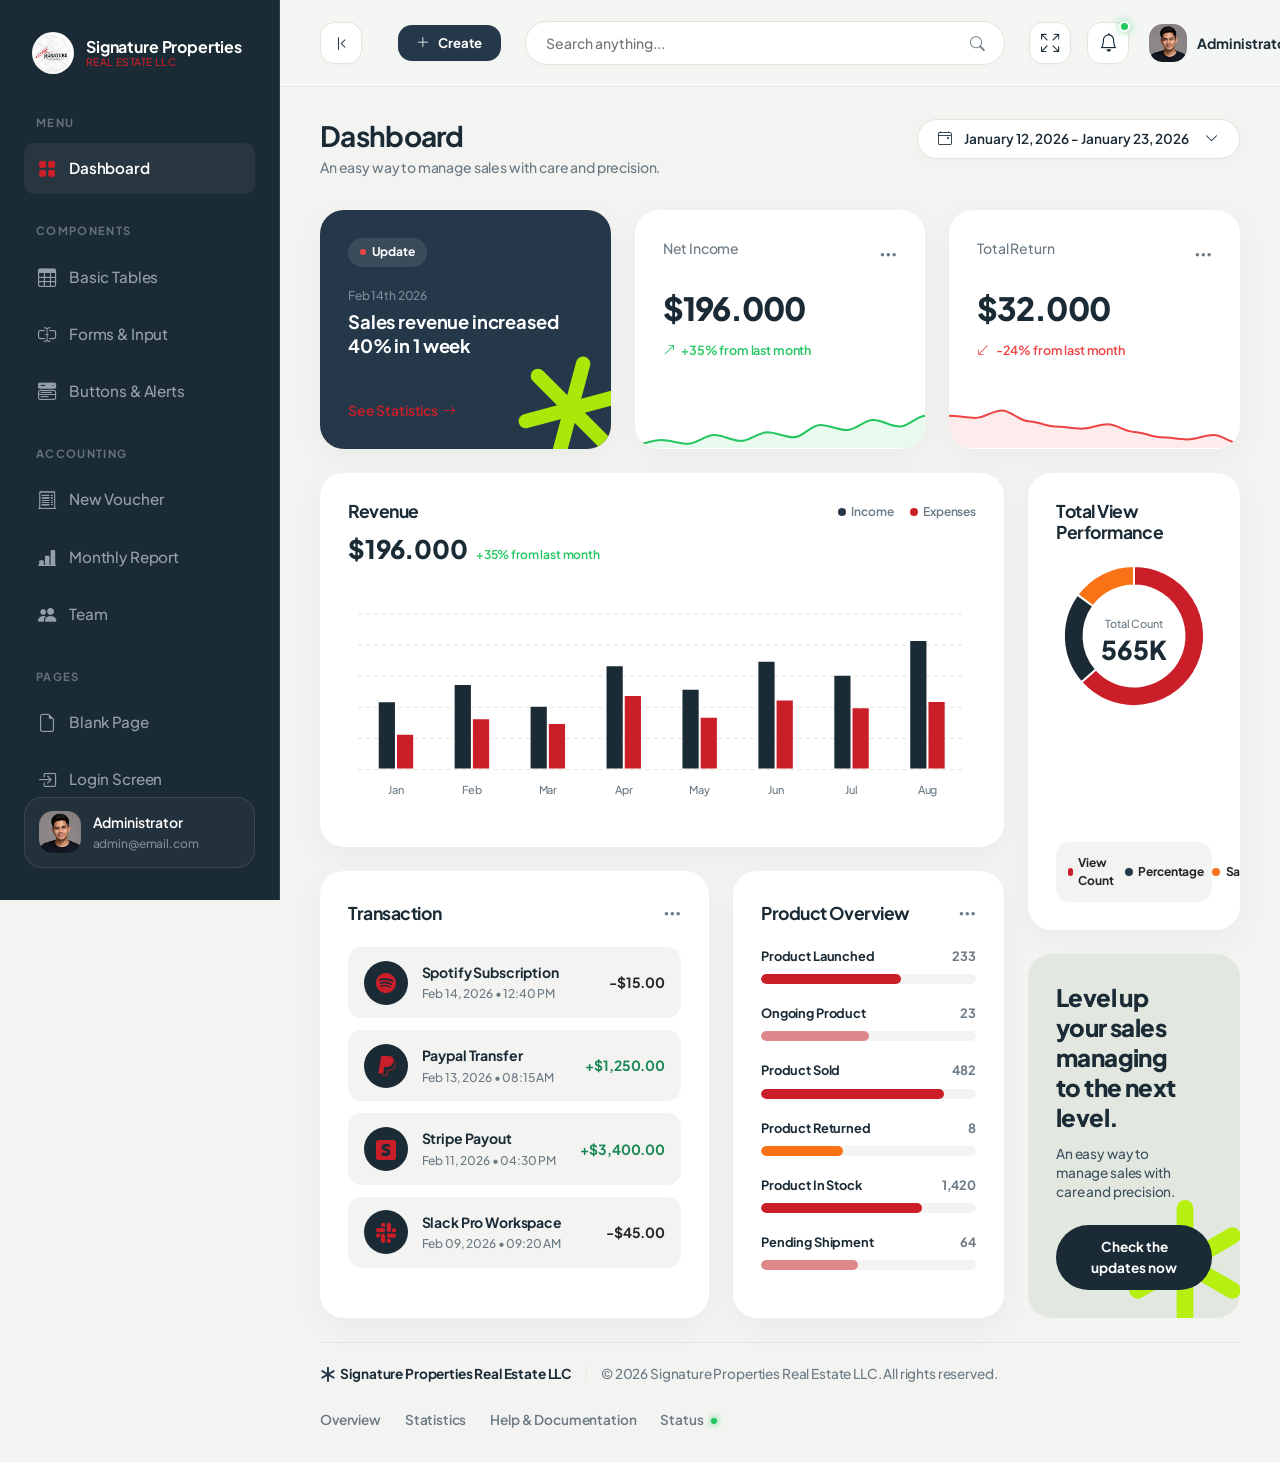
<file: dashboard/index.html>
<!DOCTYPE html>
<html lang="en">

<head>
  <meta charset="UTF-8">
  <meta name="viewport" content="width=device-width, initial-scale=1.0">
  <title>Signature Properties Real Estate LLC - Admin Dashboard</title>

  <!-- SEO Optimization -->
  <meta name="description" content="Signature Properties Real Estate LLC - Admin Dashboard">
  <meta name="author" content="Signature Properties Real Estate LLC">

  <!-- Favicon -->
  <link rel="icon" type="image/png" href="assets/images/favicon.ico">

  <!-- Local Third-Party Libraries (100% Offline Compatible) -->
  <link rel="stylesheet" href="assets/libs/bootstrap/css/bootstrap.min.css">
  <link rel="stylesheet" href="assets/libs/bootstrap-icons/bootstrap-icons.css">
  <link rel="stylesheet" href="assets/libs/apexcharts/apexcharts.css">
  <link rel="stylesheet" href="assets/libs/flatpickr/flatpickr.min.css">

  <!-- Main Design System & Custom Stylesheet -->
  <link rel="stylesheet" href="assets/css/main.css">
</head>

<body>

  <!-- ==========================================
         START: Sidebar Component
         Highly polished, dark-green sticky navigation
         ========================================== -->
  <div class="sidebar-wrapper" id="sidebar">
    <!-- Brand Logo / Identity -->
    <a href="index.html" class="sidebar-brand">
      <img src="assets/images/logo.png" alt="Signature Properties Real Estate LLC" class="sidebar-brand-logo">
      <span class="sidebar-brand-text">
        <span class="brand-name-main">Signature Properties</span>
        <span class="brand-name-sub">Real Estate LLC</span>
      </span>
    </a>

    <!-- Navigation Menu -->
    <div class="flex-grow-1 overflow-y-auto">
      <!-- Group: Menu -->
      <div class="sidebar-menu-section">
        <div class="sidebar-menu-title">Menu</div>
        <ul class="sidebar-menu-list">
          <li class="sidebar-menu-item">
            <a href="index.html" class="sidebar-menu-link active" id="menu-overview" title="Overview">
              <i class="bi bi-grid-fill"></i>
              <span>Dashboard</span>
            </a>
          </li>
        </ul>
      </div>

      <!-- Group: Components -->
      <div class="sidebar-menu-section">
        <div class="sidebar-menu-title">Components</div>
        <ul class="sidebar-menu-list">
          <li class="sidebar-menu-item">
            <a href="tables-basic.html" class="sidebar-menu-link" id="menu-basictables" title="Basic Tables">
              <i class="bi bi-table"></i>
              <span>Basic Tables</span>
            </a>
          </li>
          <li class="sidebar-menu-item">
            <a href="ui-forms.html" class="sidebar-menu-link" id="menu-uiforms" title="Forms and Input">
              <i class="bi bi-input-cursor-text"></i>
              <span>Forms & Input</span>
            </a>
          </li>
          <li class="sidebar-menu-item">
            <a href="ui-buttons.html" class="sidebar-menu-link" id="menu-uibuttons" title="Buttons">
              <i class="bi bi-menu-button-wide-fill"></i>
              <span>Buttons & Alerts</span>
            </a>
          </li>
        </ul>
      </div>

      <!-- Group: Accounting -->
      <div class="sidebar-menu-section">
        <div class="sidebar-menu-title">Accounting</div>
        <ul class="sidebar-menu-list">
          <li class="sidebar-menu-item">
            <a href="voucher.html" class="sidebar-menu-link" id="menu-voucher" title="New Voucher">
              <i class="bi bi-receipt-cutoff"></i>
              <span>New Voucher</span>
            </a>
          </li>
          <li class="sidebar-menu-item">
            <a href="accounting-report.html" class="sidebar-menu-link" id="menu-accountingreport" title="Monthly Report">
              <i class="bi bi-bar-chart-line-fill"></i>
              <span>Monthly Report</span>
            </a>
          </li>
          <li class="sidebar-menu-item">
            <a href="team.html" class="sidebar-menu-link" id="menu-team" title="Team">
              <i class="bi bi-people-fill"></i>
              <span>Team</span>
            </a>
          </li>
        </ul>
      </div>

      <!-- Group: Pages -->
      <div class="sidebar-menu-section">
        <div class="sidebar-menu-title">Pages</div>
        <ul class="sidebar-menu-list">
          <li class="sidebar-menu-item">
            <a href="page-blank.html" class="sidebar-menu-link" id="menu-blankpage" title="Blank Page">
              <i class="bi bi-file-earmark"></i>
              <span>Blank Page</span>
            </a>
          </li>
          <li class="sidebar-menu-item">
            <a href="page-login.html" class="sidebar-menu-link" id="menu-loginpage" title="Login Page">
              <i class="bi bi-box-arrow-in-right"></i>
              <span>Login Screen</span>
            </a>
          </li>
          <li class="sidebar-menu-item">
            <a href="page-404.html" class="sidebar-menu-link" id="menu-404" title="404 Page">
              <i class="bi bi-slash-circle"></i>
              <span>Error 404</span>
            </a>
          </li>
        </ul>
      </div>
    </div>

    <!-- Sidebar Profile Card (Dynamic Footer) -->
    <div class="sidebar-profile">
      <img src="assets/images/avatar.png" alt="Administrator" class="sidebar-profile-img"
        onerror="this.src='https://images.unsplash.com/photo-1534528741775-53994a69daeb?q=80&w=256&auto=format&fit=crop'">
      <div class="sidebar-profile-info">
        <div class="sidebar-profile-name">Administrator</div>
        <div class="sidebar-profile-email">admin@email.com</div>
      </div>
    </div>
  </div>
  <!-- ==========================================
         END: Sidebar Component
         ========================================== -->


  <!-- ==========================================
         START: Main Content Area
         ========================================== -->
  <div class="main-wrapper">

    <!-- START: Top Navbar Component -->
    <header class="navbar-custom">
      <div class="navbar-left">
        <!-- Desktop sidebar toggle (visible on large screens only) -->
        <button class="btn-desktop-toggle d-none d-xl-flex align-items-center justify-content-center me-3"
          id="desktop-sidebar-toggle" aria-label="Minimize Sidebar">
          <i class="bi bi-chevron-bar-left"></i>
        </button>
        <!-- Mobile sidebar toggle -->
        <button class="sidebar-toggle-btn me-2" id="sidebar-toggle" aria-label="Toggle Navigation">
          <i class="bi bi-list"></i>
        </button>

        <!-- Quick Actions Dropdown -->
        <div class="dropdown ms-2">
          <button class="btn-quick-action dropdown-toggle" type="button" data-bs-toggle="dropdown" aria-expanded="false"
            id="quick-actions-dropdown">
            <i class="bi bi-plus-lg"></i>
            <span>Create</span>
          </button>
          <ul class="dropdown-menu dropdown-menu-quick-action" aria-labelledby="quick-actions-dropdown">
            <li class="dropdown-header">Quick Action Shortcuts</li>
            <li><a class="dropdown-item" href="#"><i class="bi bi-file-earmark-plus"></i> New Invoice</a></li>
            <li><a class="dropdown-item" href="#"><i class="bi bi-person-plus"></i> New User</a></li>
            <li><a class="dropdown-item" href="#"><i class="bi bi-box-seam"></i> New Product</a></li>
            <li>
              <hr class="dropdown-divider">
            </li>
            <li><a class="dropdown-item" href="#"><i class="bi bi-gear"></i> System Settings</a></li>
          </ul>
        </div>
      </div>

      <!-- Mid navbar: search pill -->
      <div class="navbar-search-wrapper">
        <input type="text" class="navbar-search-input" placeholder="Search anything..." id="main-search">
        <button class="navbar-search-btn" aria-label="Search">
          <i class="bi bi-search"></i>
        </button>
      </div>

      <!-- Right actions -->
      <div class="navbar-actions">
        <!-- Fullscreen Toggle -->
        <button class="navbar-action-btn me-1" aria-label="Toggle Fullscreen" id="btn-fullscreen">
          <i class="bi bi-arrows-fullscreen"></i>
        </button>
        <div class="dropdown">
          <button class="navbar-action-btn dropdown-toggle" type="button" data-bs-toggle="dropdown"
            aria-expanded="false" id="btn-notifications" data-bs-auto-close="outside">
            <i class="bi bi-bell"></i>
            <span class="navbar-action-badge"></span>
          </button>
          <div class="dropdown-menu dropdown-menu-end dropdown-menu-notification p-0"
            aria-labelledby="btn-notifications">
            <div class="notification-header">
              <h6 class="notification-title">Notifications</h6>
              <button class="btn-clear-all" type="button">Mark all read</button>
            </div>
            <div class="notification-list">
              <!-- Sale Notification -->
              <a href="#" class="notification-item">
                <div class="notification-icon bg-success text-white">
                  <i class="bi bi-wallet2"></i>
                </div>
                <div class="notification-content">
                  <p class="notification-text">New sale received: <strong>$150.00</strong></p>
                  <span class="notification-time">2 mins ago</span>
                </div>
                <span class="notification-unread-dot"></span>
              </a>
              <!-- User Registration Notification -->
              <a href="#" class="notification-item">
                <div class="notification-icon bg-primary text-white">
                  <i class="bi bi-person-plus-fill"></i>
                </div>
                <div class="notification-content">
                  <p class="notification-text">New user registered: <strong>John Doe</strong></p>
                  <span class="notification-time">1 hour ago</span>
                </div>
                <span class="notification-unread-dot"></span>
              </a>
              <!-- Low Stock Notification -->
              <a href="#" class="notification-item">
                <div class="notification-icon bg-warning text-dark">
                  <i class="bi bi-box-seam-fill"></i>
                </div>
                <div class="notification-content">
                  <p class="notification-text">Stock running low: <strong>Hoodie</strong></p>
                  <span class="notification-time">3 hours ago</span>
                </div>
              </a>
            </div>
            <a href="#" class="notification-footer">View All Notifications</a>
          </div>
        </div>

        <!-- Profile Dropdown -->
        <div class="dropdown ms-2">
          <button class="navbar-profile-btn dropdown-toggle" type="button" data-bs-toggle="dropdown"
            aria-expanded="false" id="profile-dropdown">
            <img src="assets/images/avatar.png" alt="Profile Image" class="navbar-profile-img">
            <span class="navbar-profile-name d-none d-md-inline">Administrator</span>
            <i class="bi bi-chevron-down navbar-profile-caret"></i>
          </button>
          <ul class="dropdown-menu dropdown-menu-end dropdown-menu-profile" aria-labelledby="profile-dropdown">
            <li class="dropdown-header">Welcome !</li>
            <li><a class="dropdown-item" href="#"><i class="bi bi-person"></i> My Account</a></li>
            <li><a class="dropdown-item" href="#"><i class="bi bi-gear"></i> Settings</a></li>
            <li><a class="dropdown-item" href="#"><i class="bi bi-lock"></i> Lock Screen</a></li>
            <li>
              <hr class="dropdown-divider">
            </li>
            <li><a class="dropdown-item text-danger" href="page-login.html"><i class="bi bi-box-arrow-right"></i>
                Logout</a></li>
          </ul>
        </div>
      </div>
    </header>
    <!-- END: Top Navbar Component -->

    <!-- START: Dashboard Header Banner -->
    <div class="page-header">
      <div>
        <h1 class="page-title">Dashboard</h1>
        <p class="page-subtitle">An easy way to manage sales with care and precision.</p>
      </div>
      <button class="btn-date-picker" type="button" id="date-picker-trigger">
        <i class="bi bi-calendar4-event"></i>
        <span id="selected-date-range">January 12, 2026 - January 23, 2026</span>
        <i class="bi bi-chevron-down ms-1"></i>
      </button>
    </div>
    <!-- END: Dashboard Header Banner -->

    <!-- START: Main Layout Grid (2 Columns: Dashboard + Performance Pane) -->
    <div class="row g-4">

      <!-- TOP AREA: Quick Info Stat Cards Row (Full Width) -->
      <div class="col-12">
        <div class="row g-4">
          <!-- Stat Card 1: Green Alert Banner -->
          <div class="col-md-4">
            <div class="card alert-green-card">
              <div class="position-relative z-index-2">
                <span class="alert-green-badge">Update</span>
                <div class="alert-green-date">Feb 14th 2026</div>
                <div class="alert-green-text">Sales revenue increased 40% in 1 week</div>
              </div>
              <a href="#" class="alert-green-link z-index-2" id="alert-link-statistics">
                <span>See Statistics</span>
                <i class="bi bi-arrow-right"></i>
              </a>

              <!-- Inline SVG geometric decoration (Lime green 6-pointed star/asterisk with rounded caps) -->
              <svg class="alert-green-bg-shape" viewBox="0 0 100 100" fill="none" xmlns="http://www.w3.org/2000/svg">
                <g transform="translate(50,50)">
                  <rect x="-6" y="-45" width="12" height="90" rx="6" ry="6" fill="#B4F105" />
                  <rect x="-6" y="-45" width="12" height="90" rx="6" ry="6" fill="#B4F105" transform="rotate(60)" />
                  <rect x="-6" y="-45" width="12" height="90" rx="6" ry="6" fill="#B4F105" transform="rotate(120)" />
                </g>
              </svg>
            </div>
          </div>

          <!-- Stat Card 2: Net Income -->
          <div class="col-md-4">
            <div class="card card-stat d-flex flex-column justify-content-between">
              <div>
                <div class="card-header">
                  <span class="stat-label">Net Income</span>
                  <div class="dropdown">
                    <button class="card-more-btn" type="button" data-bs-toggle="dropdown" aria-expanded="false"
                      aria-label="More Options" id="btn-more-income">
                      <i class="bi bi-three-dots"></i>
                    </button>
                    <ul class="dropdown-menu dropdown-menu-end dropdown-menu-custom">
                      <li><a class="dropdown-item" href="#"><i class="bi bi-arrow-repeat"></i> Refresh</a></li>
                      <li><a class="dropdown-item" href="#"><i class="bi bi-file-earmark-arrow-down"></i> Export
                          Report</a></li>
                      <li>
                        <hr class="dropdown-divider">
                      </li>
                      <li><a class="dropdown-item text-danger" href="#"><i class="bi bi-eye-slash"></i> Hide Details</a>
                      </li>
                    </ul>
                  </div>
                </div>
                <div class="stat-value">$196.000</div>
                <div class="trend-badge trend-up">
                  <i class="bi bi-arrow-up-right"></i>
                  <span>+35% from last month</span>
                </div>
              </div>
              <div class="sparkline-container sparkline-card-footer">
                <div id="income-sparkline"></div>
              </div>
            </div>
          </div>

          <!-- Stat Card 3: Total Return -->
          <div class="col-md-4">
            <div class="card card-stat d-flex flex-column justify-content-between">
              <div>
                <div class="card-header">
                  <span class="stat-label">Total Return</span>
                  <div class="dropdown">
                    <button class="card-more-btn" type="button" data-bs-toggle="dropdown" aria-expanded="false"
                      aria-label="More Options" id="btn-more-return">
                      <i class="bi bi-three-dots"></i>
                    </button>
                    <ul class="dropdown-menu dropdown-menu-end dropdown-menu-custom">
                      <li><a class="dropdown-item" href="#"><i class="bi bi-arrow-repeat"></i> Refresh</a></li>
                      <li><a class="dropdown-item" href="#"><i class="bi bi-file-earmark-arrow-down"></i> Export
                          Report</a></li>
                      <li>
                        <hr class="dropdown-divider">
                      </li>
                      <li><a class="dropdown-item text-danger" href="#"><i class="bi bi-eye-slash"></i> Hide Details</a>
                      </li>
                    </ul>
                  </div>
                </div>
                <div class="stat-value">$32.000</div>
                <div class="trend-badge trend-down">
                  <i class="bi bi-arrow-down-left"></i>
                  <span>-24% from last month</span>
                </div>
              </div>
              <div class="sparkline-container sparkline-card-footer">
                <div id="return-sparkline"></div>
              </div>
            </div>
          </div>
        </div>
      </div>
      <!-- END: TOP AREA -->

      <!-- LEFT AREA: Primary Dashboard Stats & Tables -->
      <div class="col-xl-9 col-lg-8">

        <!-- START: Details Area (Transactions + Performance Charts) -->
        <div class="row g-4">
          <!-- Column: Revenue Chart (Full Width / Wider) -->
          <div class="col-12">
            <div class="card mb-0">
              <div class="card-header mb-2">
                <h2 class="card-title">Revenue</h2>
                <!-- Custom Static Legends -->
                <div class="d-flex gap-3 align-items-center">
                  <div class="chart-legend-item">
                    <span class="legend-dot bg-forest-medium"></span>
                    <span class="chart-legend-label">Income</span>
                  </div>
                  <div class="chart-legend-item">
                    <span class="legend-dot bg-lime-accent"></span>
                    <span class="chart-legend-label">Expenses</span>
                  </div>
                </div>
              </div>
              <div class="d-flex align-items-baseline gap-2 mb-3">
                <span class="stat-value-amount">$196.000</span>
                <span class="trend-badge trend-up fs-xs">+35% from last month</span>
              </div>
              <div id="revenue-chart"></div>
            </div>
          </div>

          <!-- Column: Transaction List -->
          <div class="col-md-7 d-flex flex-column">
            <div class="card h-100 flex-grow-1">
              <div class="card-header">
                <h2 class="card-title">Transaction</h2>
                <div class="dropdown">
                  <button class="card-more-btn" type="button" data-bs-toggle="dropdown" aria-expanded="false"
                    aria-label="More Options" id="btn-more-transaction">
                    <i class="bi bi-three-dots"></i>
                  </button>
                  <ul class="dropdown-menu dropdown-menu-end dropdown-menu-custom">
                    <li><a class="dropdown-item" href="#"><i class="bi bi-funnel"></i> Filter Status</a></li>
                    <li><a class="dropdown-item" href="#"><i class="bi bi-file-earmark-arrow-down"></i> Export CSV</a>
                    </li>
                  </ul>
                </div>
              </div>

              <!-- Transaction Items List -->
              <div class="transaction-list">
                <div class="transaction-item">
                  <div class="transaction-icon bg-forest-light text-lime">
                    <i class="bi bi-spotify"></i>
                  </div>
                  <div class="transaction-info">
                    <div class="transaction-name">Spotify Subscription</div>
                    <div class="transaction-date">Feb 14, 2026 • 12:40 PM</div>
                  </div>
                  <div class="transaction-amount text-main">-$15.00</div>
                </div>

                <div class="transaction-item">
                  <div class="transaction-icon bg-forest-light text-lime">
                    <i class="bi bi-paypal"></i>
                  </div>
                  <div class="transaction-info">
                    <div class="transaction-name">Paypal Transfer</div>
                    <div class="transaction-date">Feb 13, 2026 • 08:15 AM</div>
                  </div>
                  <div class="transaction-amount text-success">+$1,250.00</div>
                </div>

                <div class="transaction-item">
                  <div class="transaction-icon bg-forest-light text-lime">
                    <i class="bi bi-stripe"></i>
                  </div>
                  <div class="transaction-info">
                    <div class="transaction-name">Stripe Payout</div>
                    <div class="transaction-date">Feb 11, 2026 • 04:30 PM</div>
                  </div>
                  <div class="transaction-amount text-success">+$3,400.00</div>
                </div>

                <div class="transaction-item">
                  <div class="transaction-icon bg-forest-light text-lime">
                    <i class="bi bi-slack"></i>
                  </div>
                  <div class="transaction-info">
                    <div class="transaction-name">Slack Pro Workspace</div>
                    <div class="transaction-date">Feb 09, 2026 • 09:20 AM</div>
                  </div>
                  <div class="transaction-amount text-main">-$45.00</div>
                </div>
              </div>

            </div>
          </div>

          <!-- Column: Product Overview Progress -->
          <div class="col-md-5 d-flex flex-column">
            <div class="card h-100 flex-grow-1">
              <div class="card-header">
                <h2 class="card-title">Product Overview</h2>
                <div class="dropdown">
                  <button class="card-more-btn" type="button" data-bs-toggle="dropdown" aria-expanded="false"
                    aria-label="More Options" id="btn-more-products">
                    <i class="bi bi-three-dots"></i>
                  </button>
                  <ul class="dropdown-menu dropdown-menu-end dropdown-menu-custom">
                    <li><a class="dropdown-item" href="#"><i class="bi bi-plus-lg"></i> Add Product</a></li>
                    <li><a class="dropdown-item" href="#"><i class="bi bi-gear"></i> Manage</a></li>
                  </ul>
                </div>
              </div>

              <div class="progress-container">
                <div class="progress-label-row">
                  <span class="progress-label">Product Launched</span>
                  <span class="progress-value">233</span>
                </div>
                <div class="progress" role="progressbar" aria-label="Product Launched Progress" aria-valuenow="65"
                  aria-valuemin="0" aria-valuemax="100">
                  <div class="progress-bar bg-lime-accent w-65"></div>
                </div>
              </div>

              <div class="progress-container">
                <div class="progress-label-row">
                  <span class="progress-label">Ongoing Product</span>
                  <span class="progress-value">23</span>
                </div>
                <div class="progress" role="progressbar" aria-label="Ongoing Product Progress" aria-valuenow="20"
                  aria-valuemin="0" aria-valuemax="100">
                  <div class="progress-bar bg-lime-accent opacity-50 w-50"></div>
                </div>
              </div>

              <div class="progress-container">
                <div class="progress-label-row">
                  <span class="progress-label">Product Sold</span>
                  <span class="progress-value">482</span>
                </div>
                <div class="progress" role="progressbar" aria-label="Product Sold Progress" aria-valuenow="85"
                  aria-valuemin="0" aria-valuemax="100">
                  <div class="progress-bar bg-lime-accent w-85"></div>
                </div>
              </div>

              <div class="progress-container">
                <div class="progress-label-row">
                  <span class="progress-label">Product Returned</span>
                  <span class="progress-value">8</span>
                </div>
                <div class="progress" role="progressbar" aria-label="Product Returned Progress" aria-valuenow="10"
                  aria-valuemin="0" aria-valuemax="100">
                  <div class="progress-bar bg-brand-orange w-38"></div>
                </div>
              </div>

              <div class="progress-container">
                <div class="progress-label-row">
                  <span class="progress-label">Product In Stock</span>
                  <span class="progress-value">1,420</span>
                </div>
                <div class="progress" role="progressbar" aria-label="Product In Stock Progress" aria-valuenow="75"
                  aria-valuemin="0" aria-valuemax="100">
                  <div class="progress-bar bg-lime-accent w-75"></div>
                </div>
              </div>

              <div class="progress-container">
                <div class="progress-label-row">
                  <span class="progress-label">Pending Shipment</span>
                  <span class="progress-value">64</span>
                </div>
                <div class="progress" role="progressbar" aria-label="Pending Shipment Progress" aria-valuenow="45"
                  aria-valuemin="0" aria-valuemax="100">
                  <div class="progress-bar bg-lime-accent opacity-50 w-45"></div>
                </div>
              </div>
            </div>

          </div>
        </div>
        <!-- END: Details Area -->

      </div>

      <!-- RIGHT AREA: Performance Details Sidebar Panel -->
      <div class="col-xl-3 col-lg-4">
        <div class="right-panel-wrapper d-flex flex-column gap-4 h-100">

          <!-- Performance Donut Chart card -->
          <div class="card flex-grow-1 d-flex flex-column justify-content-between mb-0">
            <div class="card-header mb-1">
              <h2 class="card-title">Total View Performance</h2>
            </div>

            <div id="views-chart"></div>

            <!-- Custom Legends below the chart -->
            <div class="chart-legends-container">
              <div class="chart-legend-item">
                <span class="legend-dot bg-lime-accent"></span>
                <span class="text-muted-green">View Count</span>
              </div>
              <div class="chart-legend-item">
                <span class="legend-dot bg-forest-medium"></span>
                <span class="text-muted-green">Percentage</span>
              </div>
              <div class="chart-legend-item">
                <span class="legend-dot bg-brand-orange"></span>
                <span class="text-muted-green">Sales</span>
              </div>
            </div>
          </div>

          <!-- Level Up Promotion CTA banner -->
          <div class="promo-banner-card">
            <!-- Inline SVG geometric decoration (Lime green 6-pointed star/asterisk with rounded caps) -->
            <svg class="promo-banner-bg-shape" viewBox="0 0 100 100" fill="none" xmlns="http://www.w3.org/2000/svg">
              <g transform="translate(50,50)">
                <rect x="-6" y="-45" width="12" height="90" rx="6" ry="6" fill="#B4F105" />
                <rect x="-6" y="-45" width="12" height="90" rx="6" ry="6" fill="#B4F105" transform="rotate(60)" />
                <rect x="-6" y="-45" width="12" height="90" rx="6" ry="6" fill="#B4F105" transform="rotate(120)" />
              </g>
            </svg>

            <h3 class="promo-title">Level up your sales managing to the next level.</h3>
            <p class="promo-desc">An easy way to manage sales with care and precision.</p>
            <button class="btn-promo" id="btn-promo-action">Check the updates now</button>
          </div>
        </div>
      </div>
      <!-- END: RIGHT AREA -->

    </div>
    <!-- END: Main Layout Grid -->

    <!-- START: Footer Component -->
    <footer class="footer-custom">
      <div class="footer-left">
        <span class="footer-logo">
          <i class="bi bi-asterisk"></i> Signature Properties Real Estate LLC
        </span>
        <span class="footer-separator">|</span>
        <span class="footer-copy">&copy; 2026 Signature Properties Real Estate LLC. All rights reserved.</span>
      </div>
      <div class="footer-right">
        <ul class="footer-links">
          <li><a href="#" class="footer-link">Overview</a></li>
          <li><a href="#" class="footer-link">Statistics</a></li>
          <li><a href="#" class="footer-link">Help & Documentation</a></li>
          <li><a href="#" class="footer-link">Status <span class="status-dot"></span></a></li>
        </ul>
      </div>
    </footer>
    <!-- END: Footer Component -->

  </div>
  <!-- ==========================================
         END: Main Content Area
         ========================================== -->

  <!-- Local Third-Party Libraries Script dependencies -->
  <script src="assets/libs/bootstrap/js/bootstrap.bundle.min.js"></script>
  <script src="assets/libs/apexcharts/apexcharts.min.js"></script>
  <script src="assets/libs/flatpickr/flatpickr.min.js"></script>

  <!-- Local dashboard interactions controller -->
  <script src="assets/js/dashboard.js"></script>
</body>

</html>
</file>
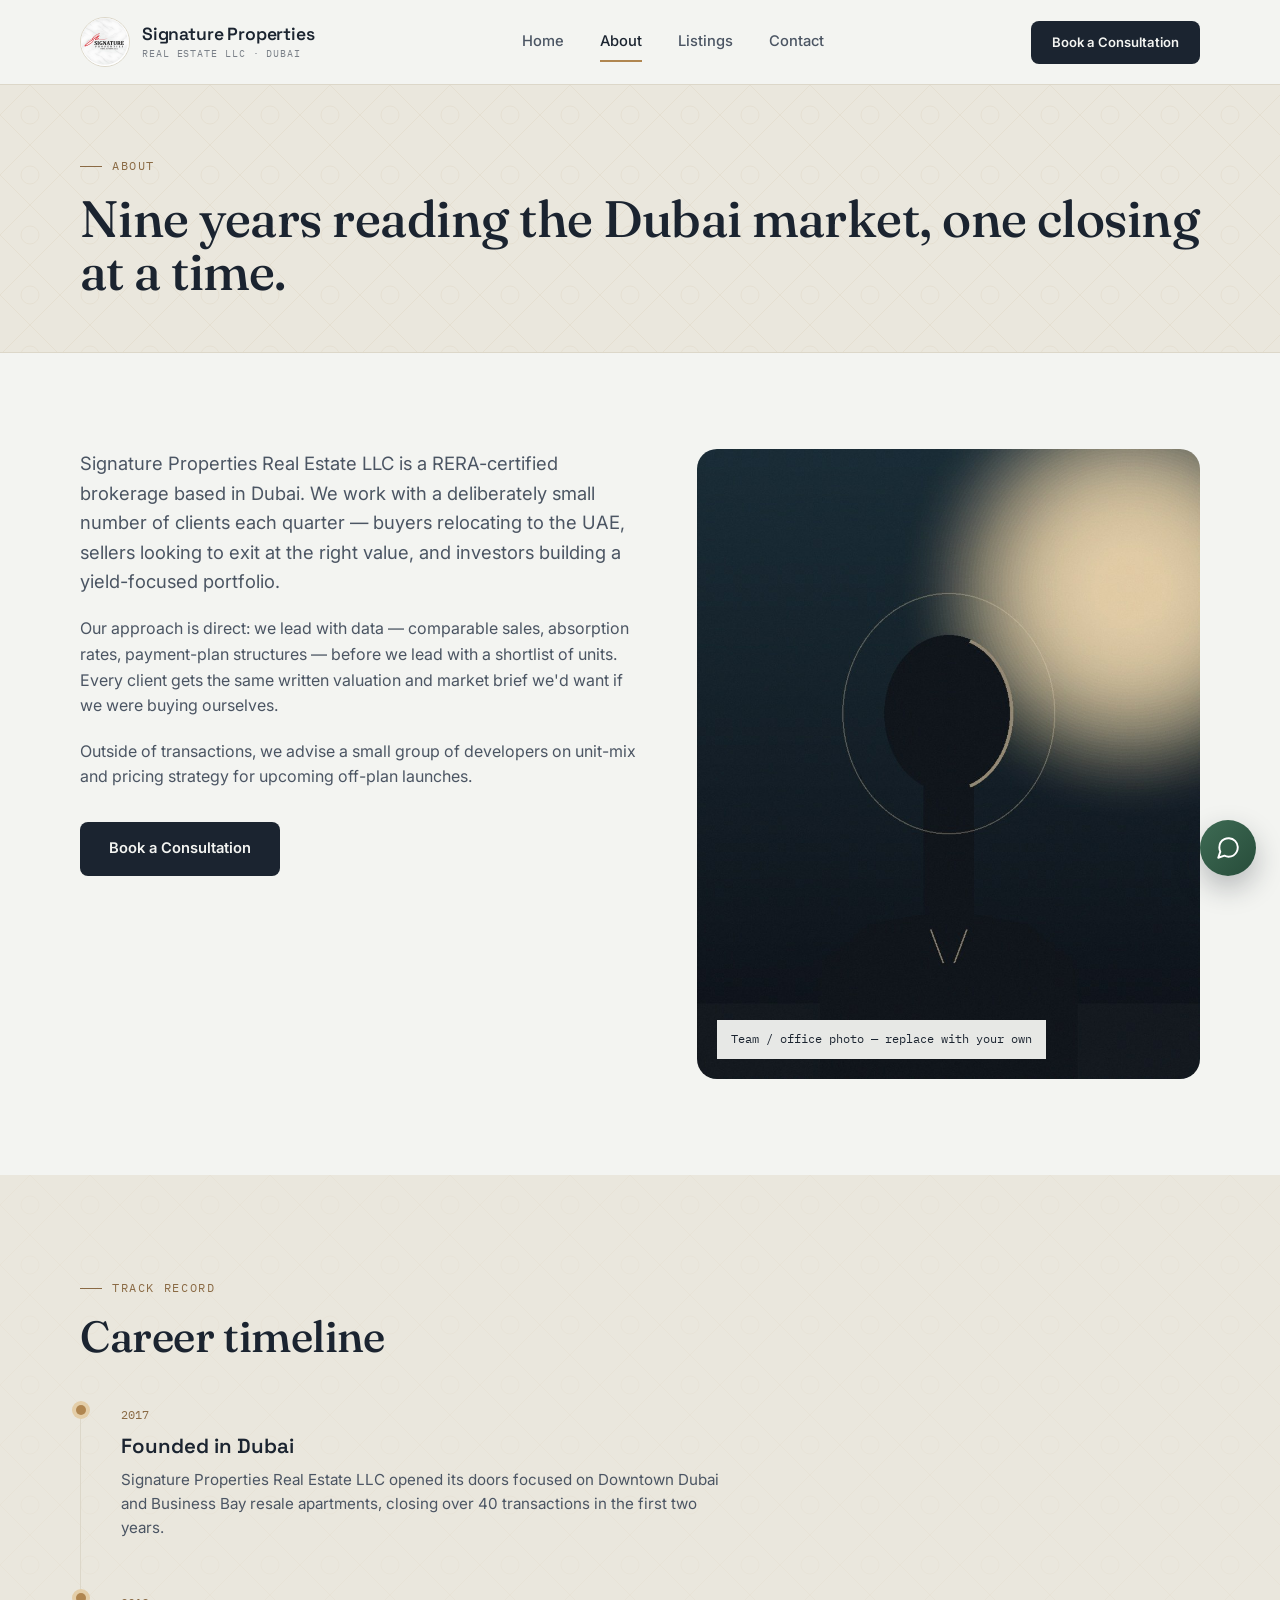
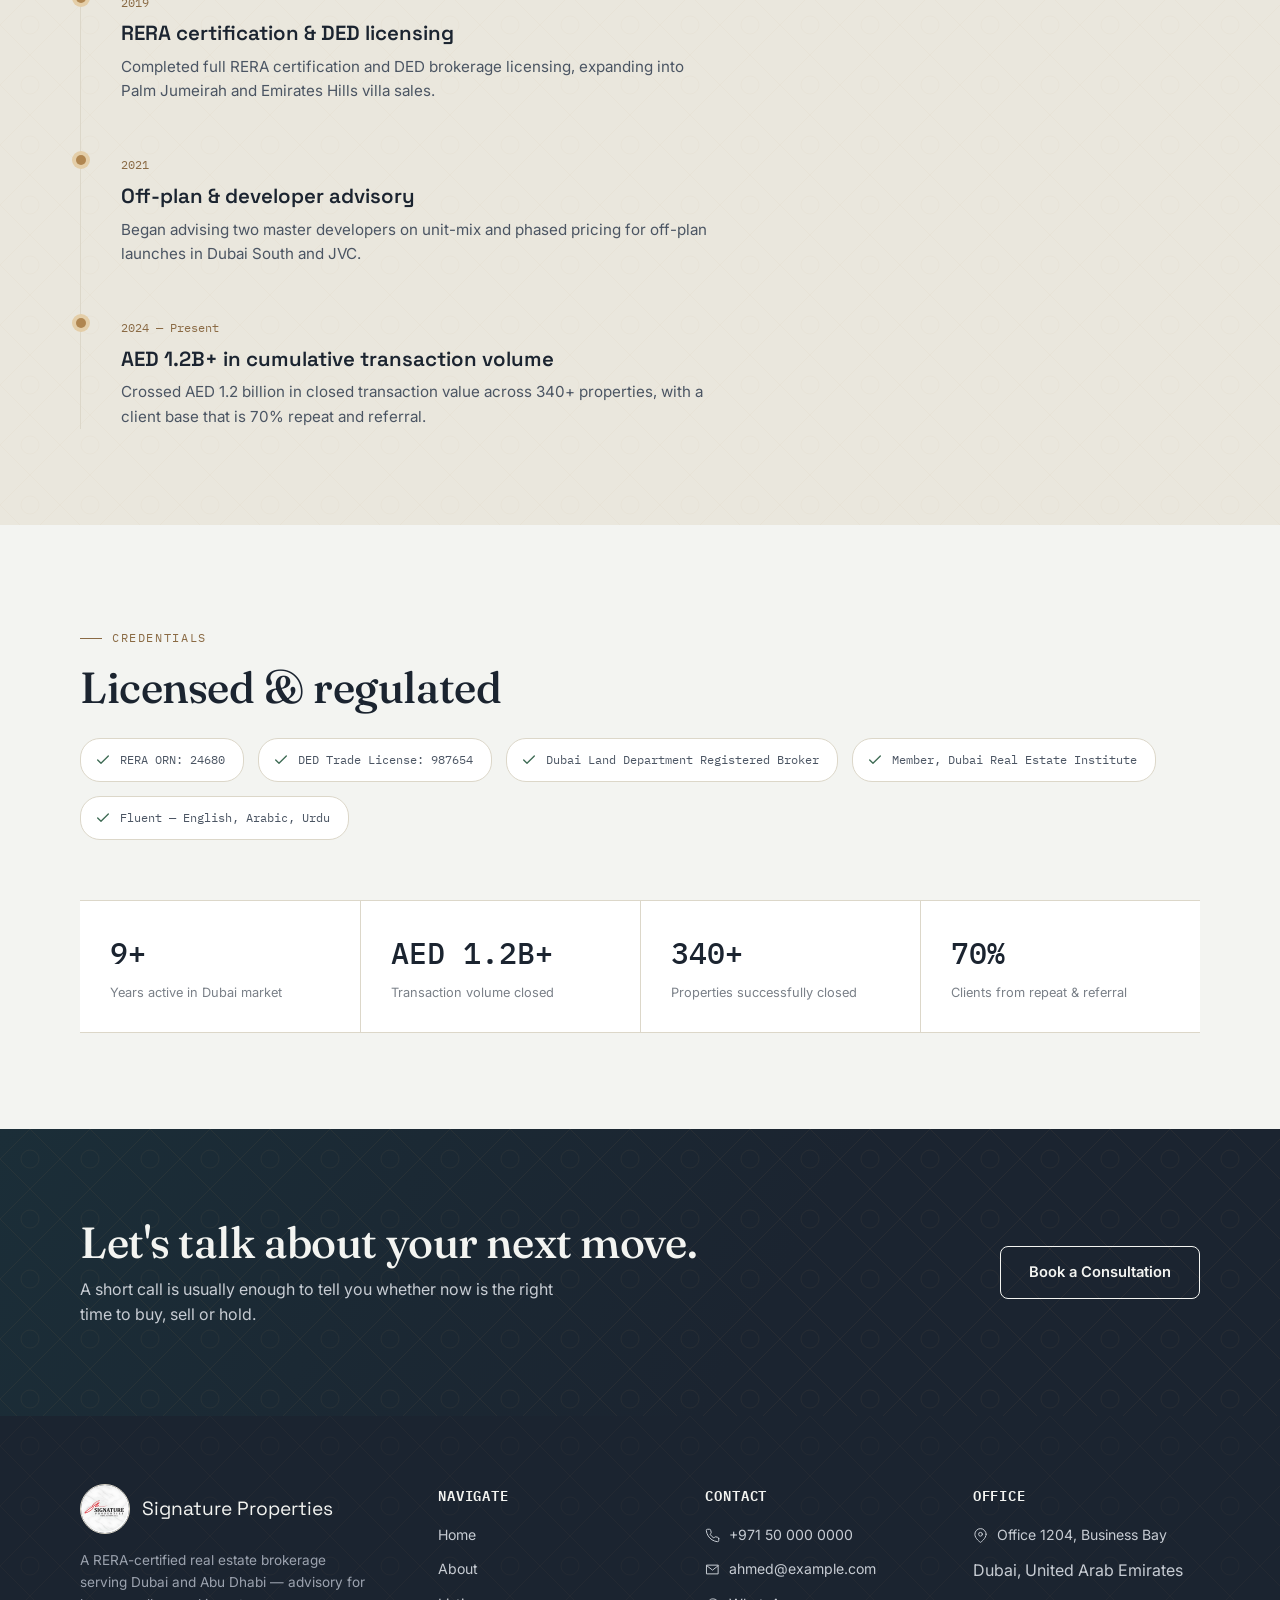
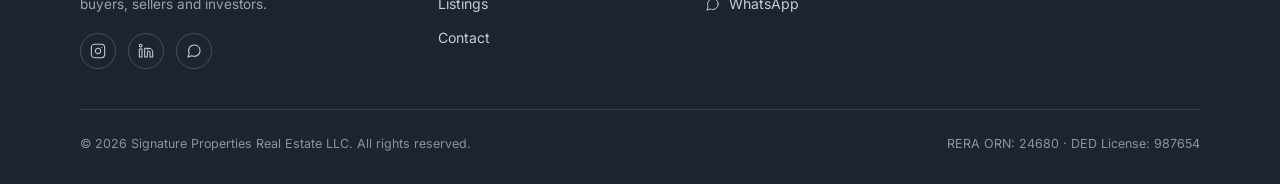
<file: about.html>
<!DOCTYPE html>
<html lang="en">
<head>
<meta charset="UTF-8">
<meta name="viewport" content="width=device-width, initial-scale=1.0">
<link rel="icon" href="assets/favicon/favicon.ico" sizes="any">
<link rel="icon" type="image/png" sizes="32x32" href="assets/favicon/favicon-32x32.png">
<link rel="icon" type="image/png" sizes="16x16" href="assets/favicon/favicon-16x16.png">
<link rel="apple-touch-icon" sizes="180x180" href="assets/favicon/apple-touch-icon.png">
<link rel="icon" type="image/png" sizes="192x192" href="assets/favicon/favicon-192.png">
<title>About | Signature Properties Real Estate LLC — Dubai Real Estate Brokerage</title>
<link rel="preconnect" href="https://fonts.googleapis.com">
<link href="https://fonts.googleapis.com/css2?family=Fraunces:opsz,wght@9..144,400;9..144,500;9..144,600&family=Space+Grotesk:wght@500;600;700&family=Inter:wght@400;500;600;700&family=IBM+Plex+Mono:wght@400;500&display=swap" rel="stylesheet">
<link rel="stylesheet" href="assets/css/style.css">
</head>
<body>

<header class="site-header">
  <div class="wrap">
    <a href="index.html" class="brand">
      <span class="brand-mark"><img src="assets/favicon/favicon-192.png" alt="Signature Properties Real Estate LLC logo"></span>
      <span class="brand-text">
        <span class="brand-name">Signature Properties</span>
        <span class="brand-tag">Real Estate LLC · Dubai</span>
      </span>
    </a>
    <nav class="nav-links">
      <a href="index.html">Home</a>
      <a href="about.html" class="active">About</a>
      <a href="listings.html">Listings</a>
      <a href="contact.html">Contact</a>
      <a href="contact.html" class="btn btn-primary nav-mobile-cta">Book a Consultation</a>
    </nav>
    <div class="nav-right">
      <a href="contact.html" class="btn btn-primary btn-sm">Book a Consultation</a>
      <button class="nav-toggle" aria-label="Toggle menu"><span></span><span></span><span></span></button>
    </div>
  </div>
</header>

<div class="page-header">
  <div class="lattice-bg"></div>
  <div class="wrap">
    <span class="eyebrow">About</span>
    <h1>Nine years reading the Dubai market, one closing at a time.</h1>
  </div>
</div>

<section>
  <div class="wrap split-grid">
    <div class="reveal">
      <p class="lead">Signature Properties Real Estate LLC is a RERA-certified brokerage based in Dubai. We work with a deliberately small number of clients each quarter — buyers relocating to the UAE, sellers looking to exit at the right value, and investors building a yield-focused portfolio.</p>
      <p style="margin-top:20px; color:var(--ink-soft); max-width:60ch;">Our approach is direct: we lead with data — comparable sales, absorption rates, payment-plan structures — before we lead with a shortlist of units. Every client gets the same written valuation and market brief we'd want if we were buying ourselves.</p>
      <p style="margin-top:20px; color:var(--ink-soft); max-width:60ch;">Outside of transactions, we advise a small group of developers on unit-mix and pricing strategy for upcoming off-plan launches.</p>
      <div class="hero-actions">
        <a href="contact.html" class="btn btn-primary">Book a Consultation</a>
      </div>
    </div>
    <div class="reveal photo-frame" style="aspect-ratio:4/5;">
      <img src="assets/images/about-portrait.jpg" alt="Signature Properties Real Estate LLC team in Dubai">
      <span class="tag">Team / office photo — replace with your own</span>
    </div>
  </div>
</section>

<section class="section-alt">
  <div class="lattice-bg" style="opacity:0.2;"></div>
  <div class="wrap reveal">
    <span class="eyebrow">Track record</span>
    <h2 style="margin:14px 0 40px;">Career timeline</h2>
    <div class="timeline">
      <div class="timeline-item">
        <span class="timeline-year">2017</span>
        <h3>Founded in Dubai</h3>
        <p>Signature Properties Real Estate LLC opened its doors focused on Downtown Dubai and Business Bay resale apartments, closing over 40 transactions in the first two years.</p>
      </div>
      <div class="timeline-item">
        <span class="timeline-year">2019</span>
        <h3>RERA certification &amp; DED licensing</h3>
        <p>Completed full RERA certification and DED brokerage licensing, expanding into Palm Jumeirah and Emirates Hills villa sales.</p>
      </div>
      <div class="timeline-item">
        <span class="timeline-year">2021</span>
        <h3>Off-plan &amp; developer advisory</h3>
        <p>Began advising two master developers on unit-mix and phased pricing for off-plan launches in Dubai South and JVC.</p>
      </div>
      <div class="timeline-item">
        <span class="timeline-year">2024 — Present</span>
        <h3>AED 1.2B+ in cumulative transaction volume</h3>
        <p>Crossed AED 1.2 billion in closed transaction value across 340+ properties, with a client base that is 70% repeat and referral.</p>
      </div>
    </div>
  </div>
</section>

<section>
  <div class="wrap reveal">
    <span class="eyebrow">Credentials</span>
    <h2 style="margin:14px 0 26px;">Licensed &amp; regulated</h2>
    <div class="cred-strip">
      <span class="cred-pill"><svg class="icon" viewBox="0 0 24 24"><path d="M20 6 9 17l-5-5"/></svg>RERA ORN: 24680</span>
      <span class="cred-pill"><svg class="icon" viewBox="0 0 24 24"><path d="M20 6 9 17l-5-5"/></svg>DED Trade License: 987654</span>
      <span class="cred-pill"><svg class="icon" viewBox="0 0 24 24"><path d="M20 6 9 17l-5-5"/></svg>Dubai Land Department Registered Broker</span>
      <span class="cred-pill"><svg class="icon" viewBox="0 0 24 24"><path d="M20 6 9 17l-5-5"/></svg>Member, Dubai Real Estate Institute</span>
      <span class="cred-pill"><svg class="icon" viewBox="0 0 24 24"><path d="M20 6 9 17l-5-5"/></svg>Fluent — English, Arabic, Urdu</span>
    </div>
  </div>

  <div class="wrap reveal">
    <div class="ledger" style="margin-top:60px;">
      <div class="ledger-item">
        <span class="ledger-value">9+</span>
        <span class="ledger-label">Years active in Dubai market</span>
      </div>
      <div class="ledger-item">
        <span class="ledger-value">AED 1.2B+</span>
        <span class="ledger-label">Transaction volume closed</span>
      </div>
      <div class="ledger-item">
        <span class="ledger-value">340+</span>
        <span class="ledger-label">Properties successfully closed</span>
      </div>
      <div class="ledger-item">
        <span class="ledger-value">70%</span>
        <span class="ledger-label">Clients from repeat &amp; referral</span>
      </div>
    </div>
  </div>
</section>

<section class="cta-band">
  <div class="lattice-bg"></div>
  <div class="wrap reveal" style="display:flex; justify-content:space-between; align-items:center; gap:30px; flex-wrap:wrap;">
    <div>
      <h2>Let's talk about your next move.</h2>
      <p style="margin-top:10px; max-width:50ch;">A short call is usually enough to tell you whether now is the right time to buy, sell or hold.</p>
    </div>
    <a href="contact.html" class="btn btn-outline">Book a Consultation</a>
  </div>
</section>

<footer>
  <div class="lattice-bg"></div>
  <div class="wrap">
    <div class="footer-grid">
      <div>
        <div class="footer-brand"><span class="brand-mark"><img src="assets/favicon/favicon-192.png" alt="Signature Properties Real Estate LLC logo"></span><span>Signature Properties</span></div>
        <p>A RERA-certified real estate brokerage serving Dubai and Abu Dhabi — advisory for buyers, sellers and investors.</p>
        <div class="footer-social">
          <a href="#" aria-label="Instagram"><svg class="icon" viewBox="0 0 24 24"><rect x="2" y="2" width="20" height="20" rx="5"/><path d="M16 11.37A4 4 0 1 1 12.63 8 4 4 0 0 1 16 11.37z"/><line x1="17.5" y1="6.5" x2="17.5" y2="6.5"/></svg></a>
          <a href="#" aria-label="LinkedIn"><svg class="icon" viewBox="0 0 24 24"><path d="M16 8a6 6 0 0 1 6 6v7h-4v-7a2 2 0 0 0-2-2 2 2 0 0 0-2 2v7h-4V8h4v1.5A5.91 5.91 0 0 1 16 8z"/><rect x="2" y="9" width="4" height="12"/><circle cx="4" cy="4" r="2"/></svg></a>
          <a href="#" aria-label="WhatsApp"><svg class="icon" viewBox="0 0 24 24"><path d="M21 11.5a8.38 8.38 0 0 1-.9 3.8 8.5 8.5 0 0 1-7.6 4.7 8.38 8.38 0 0 1-3.8-.9L3 21l1.9-5.7a8.38 8.38 0 0 1-.9-3.8 8.5 8.5 0 0 1 4.7-7.6 8.38 8.38 0 0 1 3.8-.9h.5a8.48 8.48 0 0 1 8 8v.5z"/></svg></a>
        </div>
      </div>
      <div>
        <h4>Navigate</h4>
        <ul>
          <li><a href="index.html">Home</a></li>
          <li><a href="about.html">About</a></li>
          <li><a href="listings.html">Listings</a></li>
          <li><a href="contact.html">Contact</a></li>
        </ul>
      </div>
      <div>
        <h4>Contact</h4>
        <ul>
          <li><a href="tel:+971500000000"><svg class="icon" viewBox="0 0 24 24"><path d="M22 16.92v3a2 2 0 0 1-2.18 2 19.79 19.79 0 0 1-8.63-3.07 19.5 19.5 0 0 1-6-6 19.79 19.79 0 0 1-3.07-8.67A2 2 0 0 1 4.11 2h3a2 2 0 0 1 2 1.72c.13.96.36 1.9.7 2.81a2 2 0 0 1-.45 2.11L8.09 9.91a16 16 0 0 0 6 6l1.27-1.27a2 2 0 0 1 2.11-.45c.91.34 1.85.57 2.81.7A2 2 0 0 1 22 16.92z"/></svg>+971 50 000 0000</a></li>
          <li><a href="mailto:ahmed@example.com"><svg class="icon" viewBox="0 0 24 24"><path d="M3 5h18v14H3z"/><path d="m3 6 9 7 9-7"/></svg>ahmed@example.com</a></li>
          <li><a href="#"><svg class="icon" viewBox="0 0 24 24"><path d="M21 11.5a8.38 8.38 0 0 1-.9 3.8 8.5 8.5 0 0 1-7.6 4.7 8.38 8.38 0 0 1-3.8-.9L3 21l1.9-5.7a8.38 8.38 0 0 1-.9-3.8 8.5 8.5 0 0 1 4.7-7.6 8.38 8.38 0 0 1 3.8-.9h.5a8.48 8.48 0 0 1 8 8v.5z"/></svg>WhatsApp</a></li>
        </ul>
      </div>
      <div>
        <h4>Office</h4>
        <ul>
          <li><a href="#"><svg class="icon" viewBox="0 0 24 24"><path d="M21 10c0 7-9 13-9 13s-9-6-9-13a9 9 0 0 1 18 0z"/><circle cx="12" cy="10" r="3"/></svg>Office 1204, Business Bay</a></li>
          <li>Dubai, United Arab Emirates</li>
        </ul>
      </div>
    </div>
    <div class="footer-bottom">
      <span>© 2026 Signature Properties Real Estate LLC. All rights reserved.</span>
      <span>RERA ORN: 24680 · DED License: 987654</span>
    </div>
  </div>
</footer>

<a href="#" class="float-wa" aria-label="Chat on WhatsApp">
  <svg class="icon" viewBox="0 0 24 24"><path d="M21 11.5a8.38 8.38 0 0 1-.9 3.8 8.5 8.5 0 0 1-7.6 4.7 8.38 8.38 0 0 1-3.8-.9L3 21l1.9-5.7a8.38 8.38 0 0 1-.9-3.8 8.5 8.5 0 0 1 4.7-7.6 8.38 8.38 0 0 1 3.8-.9h.5a8.48 8.48 0 0 1 8 8v.5z"/></svg>
</a>

<script src="assets/js/script.js"></script>
</body>
</html>
</file>
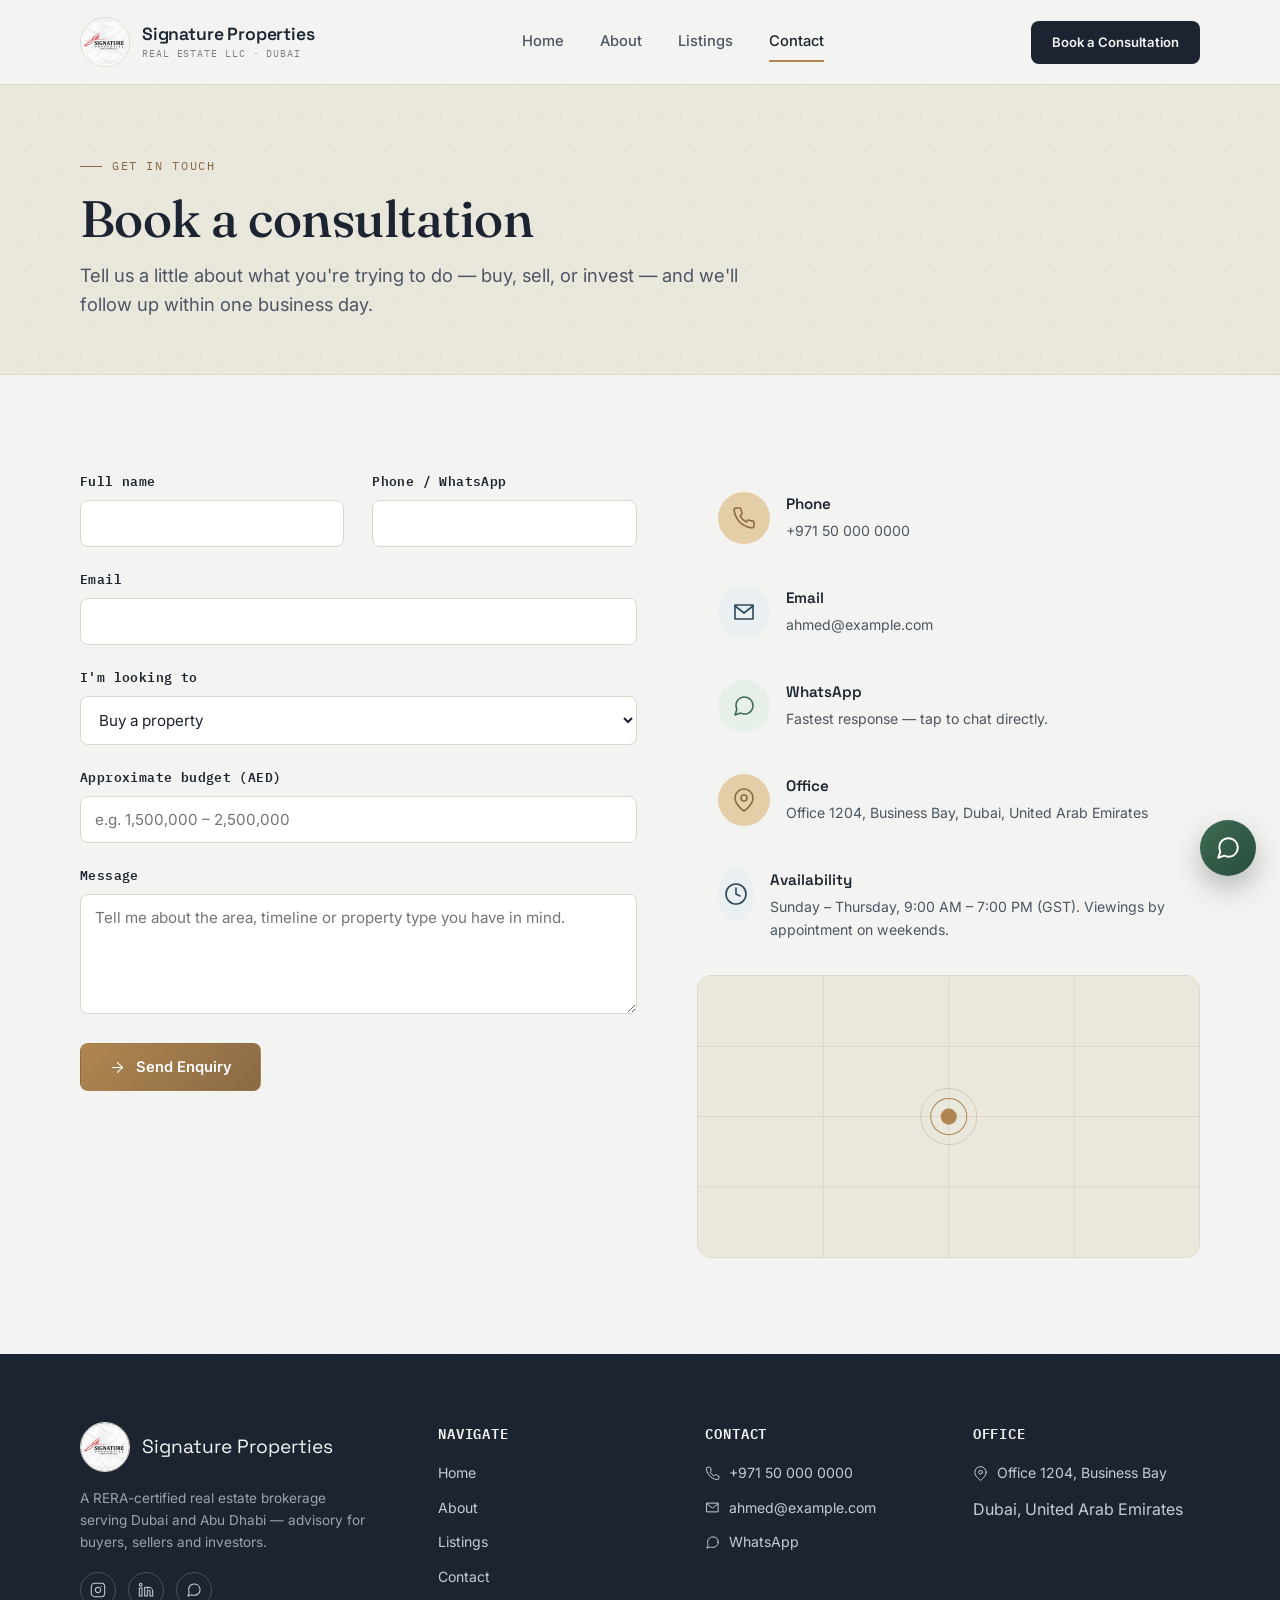
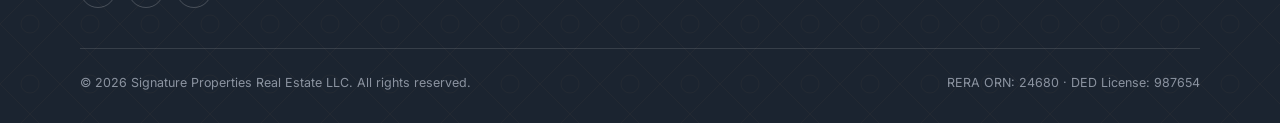
<file: contact.html>
<!DOCTYPE html>
<html lang="en">
<head>
<meta charset="UTF-8">
<meta name="viewport" content="width=device-width, initial-scale=1.0">
<link rel="icon" href="assets/favicon/favicon.ico" sizes="any">
<link rel="icon" type="image/png" sizes="32x32" href="assets/favicon/favicon-32x32.png">
<link rel="icon" type="image/png" sizes="16x16" href="assets/favicon/favicon-16x16.png">
<link rel="apple-touch-icon" sizes="180x180" href="assets/favicon/apple-touch-icon.png">
<link rel="icon" type="image/png" sizes="192x192" href="assets/favicon/favicon-192.png">
<title>Contact | Signature Properties Real Estate LLC — Dubai Real Estate Brokerage</title>
<link rel="preconnect" href="https://fonts.googleapis.com">
<link href="https://fonts.googleapis.com/css2?family=Fraunces:opsz,wght@9..144,400;9..144,500;9..144,600&family=Space+Grotesk:wght@500;600;700&family=Inter:wght@400;500;600;700&family=IBM+Plex+Mono:wght@400;500&display=swap" rel="stylesheet">
<link rel="stylesheet" href="assets/css/style.css">
</head>
<body>

<header class="site-header">
  <div class="wrap">
    <a href="index.html" class="brand">
      <span class="brand-mark"><img src="assets/favicon/favicon-192.png" alt="Signature Properties Real Estate LLC logo"></span>
      <span class="brand-text">
        <span class="brand-name">Signature Properties</span>
        <span class="brand-tag">Real Estate LLC · Dubai</span>
      </span>
    </a>
    <nav class="nav-links">
      <a href="index.html">Home</a>
      <a href="about.html">About</a>
      <a href="listings.html">Listings</a>
      <a href="contact.html" class="active">Contact</a>
      <a href="contact.html" class="btn btn-primary nav-mobile-cta">Book a Consultation</a>
    </nav>
    <div class="nav-right">
      <a href="contact.html" class="btn btn-primary btn-sm">Book a Consultation</a>
      <button class="nav-toggle" aria-label="Toggle menu"><span></span><span></span><span></span></button>
    </div>
  </div>
</header>

<div class="page-header">
  <div class="lattice-bg"></div>
  <div class="wrap">
    <span class="eyebrow">Get in touch</span>
    <h1>Book a consultation</h1>
    <p class="lead" style="margin-top:16px;">Tell us a little about what you're trying to do — buy, sell, or invest — and we'll follow up within one business day.</p>
  </div>
</div>

<section>
  <div class="wrap split-grid">

    <div class="reveal">
      <form id="contact-form">
        <div class="grid-2">
          <div class="form-field">
            <label for="name">Full name</label>
            <input type="text" id="name" name="name" required>
          </div>
          <div class="form-field">
            <label for="phone">Phone / WhatsApp</label>
            <input type="tel" id="phone" name="phone" required>
          </div>
        </div>
        <div class="form-field">
          <label for="email">Email</label>
          <input type="email" id="email" name="email" required>
        </div>
        <div class="form-field">
          <label for="inquiry">I'm looking to</label>
          <select id="inquiry" name="inquiry">
            <option>Buy a property</option>
            <option>Sell a property</option>
            <option>Invest / off-plan</option>
            <option>Rent a property</option>
            <option>Just exploring the market</option>
          </select>
        </div>
        <div class="form-field">
          <label for="budget">Approximate budget (AED)</label>
          <input type="text" id="budget" name="budget" placeholder="e.g. 1,500,000 – 2,500,000">
        </div>
        <div class="form-field">
          <label for="message">Message</label>
          <textarea id="message" name="message" placeholder="Tell me about the area, timeline or property type you have in mind."></textarea>
        </div>
        <button type="submit" class="btn btn-gold">
          <svg class="icon" viewBox="0 0 24 24"><path d="M5 12h14"/><path d="m12 5 7 7-7 7"/></svg>
          Send Enquiry
        </button>
        <p id="form-status" class="form-status"></p>
      </form>
    </div>

    <div class="reveal">
      <div class="contact-info-item">
        <div class="icon-circle gold"><svg class="icon" viewBox="0 0 24 24"><path d="M22 16.92v3a2 2 0 0 1-2.18 2 19.79 19.79 0 0 1-8.63-3.07 19.5 19.5 0 0 1-6-6 19.79 19.79 0 0 1-3.07-8.67A2 2 0 0 1 4.11 2h3a2 2 0 0 1 2 1.72c.13.96.36 1.9.7 2.81a2 2 0 0 1-.45 2.11L8.09 9.91a16 16 0 0 0 6 6l1.27-1.27a2 2 0 0 1 2.11-.45c.91.34 1.85.57 2.81.7A2 2 0 0 1 22 16.92z"/></svg></div>
        <div>
          <h4>Phone</h4>
          <p><a href="tel:+971500000000">+971 50 000 0000</a></p>
        </div>
      </div>
      <div class="contact-info-item">
        <div class="icon-circle"><svg class="icon" viewBox="0 0 24 24"><path d="M3 5h18v14H3z"/><path d="m3 6 9 7 9-7"/></svg></div>
        <div>
          <h4>Email</h4>
          <p><a href="mailto:ahmed@example.com">ahmed@example.com</a></p>
        </div>
      </div>
      <div class="contact-info-item">
        <div class="icon-circle jade"><svg class="icon" viewBox="0 0 24 24"><path d="M21 11.5a8.38 8.38 0 0 1-.9 3.8 8.5 8.5 0 0 1-7.6 4.7 8.38 8.38 0 0 1-3.8-.9L3 21l1.9-5.7a8.38 8.38 0 0 1-.9-3.8 8.5 8.5 0 0 1 4.7-7.6 8.38 8.38 0 0 1 3.8-.9h.5a8.48 8.48 0 0 1 8 8v.5z"/></svg></div>
        <div>
          <h4>WhatsApp</h4>
          <p>Fastest response — tap to chat directly.</p>
        </div>
      </div>
      <div class="contact-info-item">
        <div class="icon-circle gold"><svg class="icon" viewBox="0 0 24 24"><path d="M21 10c0 7-9 13-9 13s-9-6-9-13a9 9 0 0 1 18 0z"/><circle cx="12" cy="10" r="3"/></svg></div>
        <div>
          <h4>Office</h4>
          <p>Office 1204, Business Bay, Dubai, United Arab Emirates</p>
        </div>
      </div>
      <div class="contact-info-item" style="border-bottom:none;">
        <div class="icon-circle"><svg class="icon" viewBox="0 0 24 24"><circle cx="12" cy="12" r="10"/><path d="M12 6v6l4 2"/></svg></div>
        <div>
          <h4>Availability</h4>
          <p>Sunday – Thursday, 9:00 AM – 7:00 PM (GST). Viewings by appointment on weekends.</p>
        </div>
      </div>

      <div class="map-block" style="margin-top:14px;">
        <svg viewBox="0 0 500 280" width="100%" height="100%" xmlns="http://www.w3.org/2000/svg">
          <rect width="500" height="280" fill="#EAE7DD"/>
          <g stroke="#DCD7C9" stroke-width="1">
            <line x1="0" y1="70" x2="500" y2="70"/>
            <line x1="0" y1="140" x2="500" y2="140"/>
            <line x1="0" y1="210" x2="500" y2="210"/>
            <line x1="125" y1="0" x2="125" y2="280"/>
            <line x1="250" y1="0" x2="250" y2="280"/>
            <line x1="375" y1="0" x2="375" y2="280"/>
          </g>
          <circle cx="250" cy="140" r="8" fill="#B08650"/>
          <circle cx="250" cy="140" r="18" fill="none" stroke="#B08650" stroke-width="1"/>
          <circle cx="250" cy="140" r="28" fill="none" stroke="#B08650" stroke-width="0.6" opacity="0.5"/>
        </svg>
      </div>
    </div>

  </div>
</section>

<footer>
  <div class="lattice-bg"></div>
  <div class="wrap">
    <div class="footer-grid">
      <div>
        <div class="footer-brand"><span class="brand-mark"><img src="assets/favicon/favicon-192.png" alt="Signature Properties Real Estate LLC logo"></span><span>Signature Properties</span></div>
        <p>A RERA-certified real estate brokerage serving Dubai and Abu Dhabi — advisory for buyers, sellers and investors.</p>
        <div class="footer-social">
          <a href="#" aria-label="Instagram"><svg class="icon" viewBox="0 0 24 24"><rect x="2" y="2" width="20" height="20" rx="5"/><path d="M16 11.37A4 4 0 1 1 12.63 8 4 4 0 0 1 16 11.37z"/><line x1="17.5" y1="6.5" x2="17.5" y2="6.5"/></svg></a>
          <a href="#" aria-label="LinkedIn"><svg class="icon" viewBox="0 0 24 24"><path d="M16 8a6 6 0 0 1 6 6v7h-4v-7a2 2 0 0 0-2-2 2 2 0 0 0-2 2v7h-4V8h4v1.5A5.91 5.91 0 0 1 16 8z"/><rect x="2" y="9" width="4" height="12"/><circle cx="4" cy="4" r="2"/></svg></a>
          <a href="#" aria-label="WhatsApp"><svg class="icon" viewBox="0 0 24 24"><path d="M21 11.5a8.38 8.38 0 0 1-.9 3.8 8.5 8.5 0 0 1-7.6 4.7 8.38 8.38 0 0 1-3.8-.9L3 21l1.9-5.7a8.38 8.38 0 0 1-.9-3.8 8.5 8.5 0 0 1 4.7-7.6 8.38 8.38 0 0 1 3.8-.9h.5a8.48 8.48 0 0 1 8 8v.5z"/></svg></a>
        </div>
      </div>
      <div>
        <h4>Navigate</h4>
        <ul>
          <li><a href="index.html">Home</a></li>
          <li><a href="about.html">About</a></li>
          <li><a href="listings.html">Listings</a></li>
          <li><a href="contact.html">Contact</a></li>
        </ul>
      </div>
      <div>
        <h4>Contact</h4>
        <ul>
          <li><a href="tel:+971500000000"><svg class="icon" viewBox="0 0 24 24"><path d="M22 16.92v3a2 2 0 0 1-2.18 2 19.79 19.79 0 0 1-8.63-3.07 19.5 19.5 0 0 1-6-6 19.79 19.79 0 0 1-3.07-8.67A2 2 0 0 1 4.11 2h3a2 2 0 0 1 2 1.72c.13.96.36 1.9.7 2.81a2 2 0 0 1-.45 2.11L8.09 9.91a16 16 0 0 0 6 6l1.27-1.27a2 2 0 0 1 2.11-.45c.91.34 1.85.57 2.81.7A2 2 0 0 1 22 16.92z"/></svg>+971 50 000 0000</a></li>
          <li><a href="mailto:ahmed@example.com"><svg class="icon" viewBox="0 0 24 24"><path d="M3 5h18v14H3z"/><path d="m3 6 9 7 9-7"/></svg>ahmed@example.com</a></li>
          <li><a href="#"><svg class="icon" viewBox="0 0 24 24"><path d="M21 11.5a8.38 8.38 0 0 1-.9 3.8 8.5 8.5 0 0 1-7.6 4.7 8.38 8.38 0 0 1-3.8-.9L3 21l1.9-5.7a8.38 8.38 0 0 1-.9-3.8 8.5 8.5 0 0 1 4.7-7.6 8.38 8.38 0 0 1 3.8-.9h.5a8.48 8.48 0 0 1 8 8v.5z"/></svg>WhatsApp</a></li>
        </ul>
      </div>
      <div>
        <h4>Office</h4>
        <ul>
          <li><a href="#"><svg class="icon" viewBox="0 0 24 24"><path d="M21 10c0 7-9 13-9 13s-9-6-9-13a9 9 0 0 1 18 0z"/><circle cx="12" cy="10" r="3"/></svg>Office 1204, Business Bay</a></li>
          <li>Dubai, United Arab Emirates</li>
        </ul>
      </div>
    </div>
    <div class="footer-bottom">
      <span>© 2026 Signature Properties Real Estate LLC. All rights reserved.</span>
      <span>RERA ORN: 24680 · DED License: 987654</span>
    </div>
  </div>
</footer>

<a href="#" class="float-wa" aria-label="Chat on WhatsApp">
  <svg class="icon" viewBox="0 0 24 24"><path d="M21 11.5a8.38 8.38 0 0 1-.9 3.8 8.5 8.5 0 0 1-7.6 4.7 8.38 8.38 0 0 1-3.8-.9L3 21l1.9-5.7a8.38 8.38 0 0 1-.9-3.8 8.5 8.5 0 0 1 4.7-7.6 8.38 8.38 0 0 1 3.8-.9h.5a8.48 8.48 0 0 1 8 8v.5z"/></svg>
</a>

<script src="assets/js/script.js"></script>
</body>
</html>
</file>
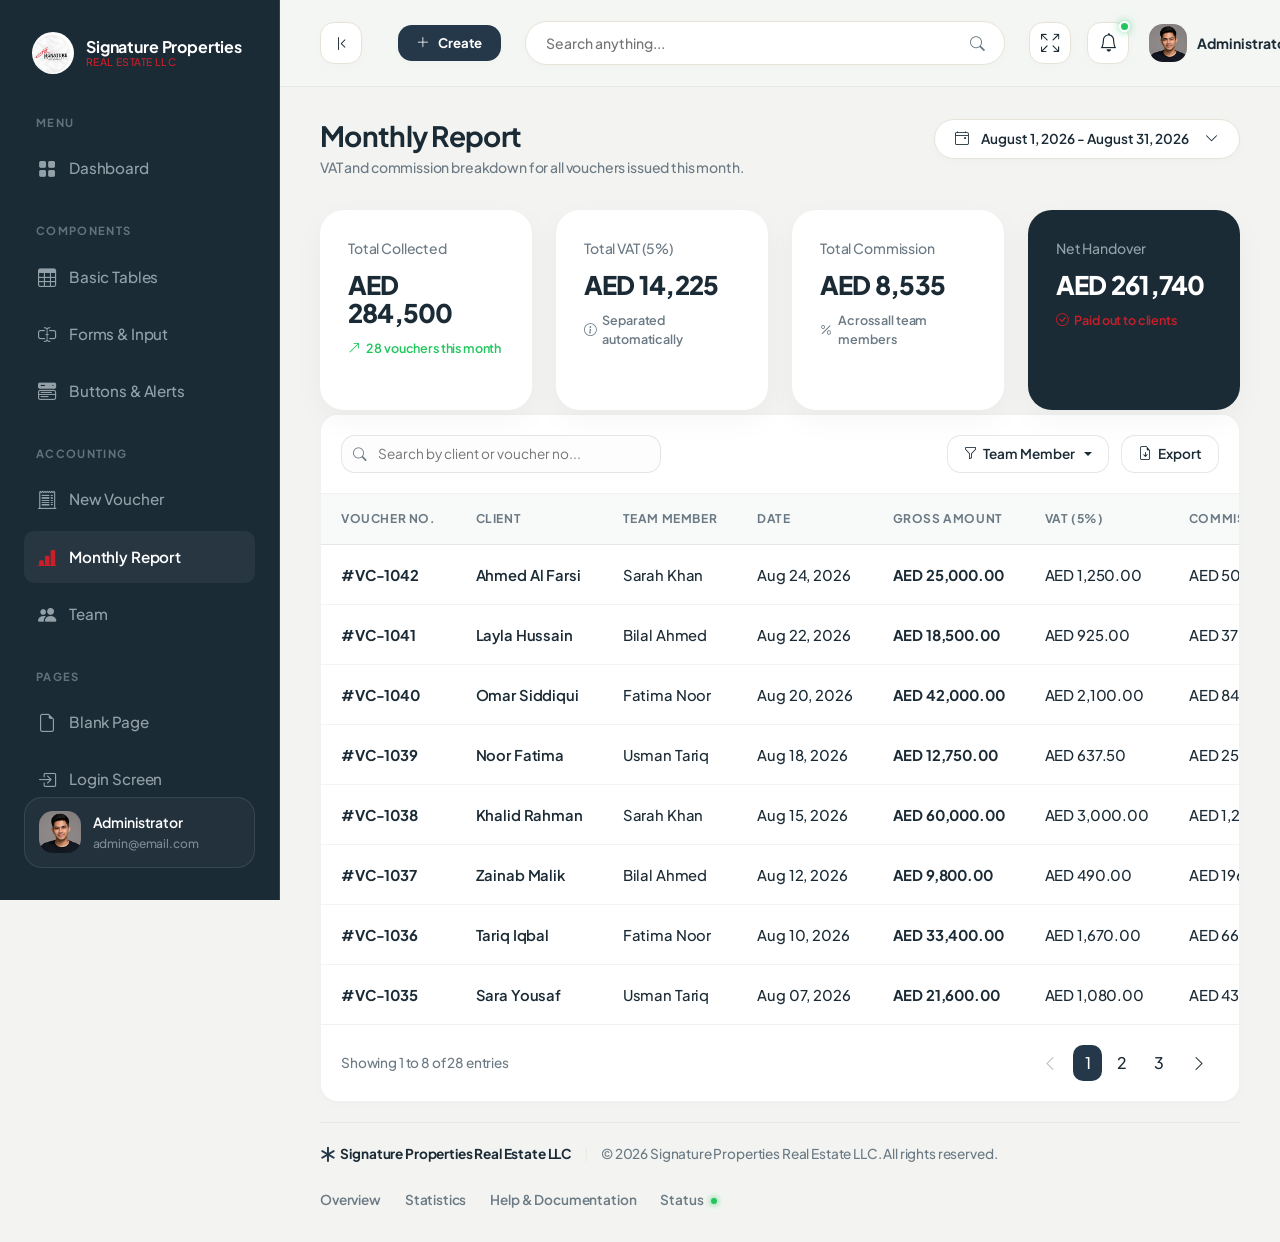
<file: dashboard/accounting-report.html>
<!DOCTYPE html>
<html lang="en">

<head>
  <meta charset="UTF-8">
  <meta name="viewport" content="width=device-width, initial-scale=1.0">
  <title>Monthly Report - Signature Properties Real Estate LLC - Admin Dashboard</title>

  <!-- SEO Optimization -->
  <meta name="description" content="Monthly Report - Signature Properties Real Estate LLC - Admin Dashboard">
  <meta name="author" content="Signature Properties Real Estate LLC">

  <!-- Favicon -->
  <link rel="icon" type="image/png" href="assets/images/favicon.ico">

  <!-- Local Third-Party Libraries (100% Offline Compatible) -->
  <link rel="stylesheet" href="assets/libs/bootstrap/css/bootstrap.min.css">
  <link rel="stylesheet" href="assets/libs/bootstrap-icons/bootstrap-icons.css">
  <link rel="stylesheet" href="assets/libs/apexcharts/apexcharts.css">
  <link rel="stylesheet" href="assets/libs/flatpickr/flatpickr.min.css">

  <!-- Main Design System & Custom Stylesheet -->
  <link rel="stylesheet" href="assets/css/main.css">
</head>

<body>

  <!-- ==========================================
         START: Sidebar Component
         Highly polished, dark-green navigation
         ========================================== -->
  <div class="sidebar-wrapper" id="sidebar">
    <!-- Brand Logo / Identity -->
    <a href="index.html" class="sidebar-brand">
      <img src="assets/images/logo.png" alt="Signature Properties Real Estate LLC" class="sidebar-brand-logo">
      <span class="sidebar-brand-text">
        <span class="brand-name-main">Signature Properties</span>
        <span class="brand-name-sub">Real Estate LLC</span>
      </span>
    </a>

    <!-- Navigation Menu -->
    <div class="flex-grow-1 overflow-y-auto">
      <!-- Group: Menu -->
      <div class="sidebar-menu-section">
        <div class="sidebar-menu-title">Menu</div>
        <ul class="sidebar-menu-list">
          <li class="sidebar-menu-item">
            <a href="index.html" class="sidebar-menu-link" id="menu-overview" title="Overview">
              <i class="bi bi-grid-fill"></i>
              <span>Dashboard</span>
            </a>
          </li>
        </ul>
      </div>

      <!-- Group: Components -->
      <div class="sidebar-menu-section">
        <div class="sidebar-menu-title">Components</div>
        <ul class="sidebar-menu-list">
          <li class="sidebar-menu-item">
            <a href="tables-basic.html" class="sidebar-menu-link" id="menu-basictables" title="Basic Tables">
              <i class="bi bi-table"></i>
              <span>Basic Tables</span>
            </a>
          </li>
          <li class="sidebar-menu-item">
            <a href="ui-forms.html" class="sidebar-menu-link" id="menu-uiforms" title="Forms and Input">
              <i class="bi bi-input-cursor-text"></i>
              <span>Forms & Input</span>
            </a>
          </li>
          <li class="sidebar-menu-item">
            <a href="ui-buttons.html" class="sidebar-menu-link" id="menu-uibuttons" title="Buttons">
              <i class="bi bi-menu-button-wide-fill"></i>
              <span>Buttons & Alerts</span>
            </a>
          </li>
        </ul>
      </div>

      <!-- Group: Accounting -->
      <div class="sidebar-menu-section">
        <div class="sidebar-menu-title">Accounting</div>
        <ul class="sidebar-menu-list">
          <li class="sidebar-menu-item">
            <a href="voucher.html" class="sidebar-menu-link" id="menu-voucher" title="New Voucher">
              <i class="bi bi-receipt-cutoff"></i>
              <span>New Voucher</span>
            </a>
          </li>
          <li class="sidebar-menu-item">
            <a href="accounting-report.html" class="sidebar-menu-link active" id="menu-accountingreport" title="Monthly Report">
              <i class="bi bi-bar-chart-line-fill"></i>
              <span>Monthly Report</span>
            </a>
          </li>
          <li class="sidebar-menu-item">
            <a href="team.html" class="sidebar-menu-link" id="menu-team" title="Team">
              <i class="bi bi-people-fill"></i>
              <span>Team</span>
            </a>
          </li>
        </ul>
      </div>

      <!-- Group: Pages -->
      <div class="sidebar-menu-section">
        <div class="sidebar-menu-title">Pages</div>
        <ul class="sidebar-menu-list">
          <li class="sidebar-menu-item">
            <a href="page-blank.html" class="sidebar-menu-link" id="menu-blankpage" title="Blank Page">
              <i class="bi bi-file-earmark"></i>
              <span>Blank Page</span>
            </a>
          </li>
          <li class="sidebar-menu-item">
            <a href="page-login.html" class="sidebar-menu-link" id="menu-loginpage" title="Login Page">
              <i class="bi bi-box-arrow-in-right"></i>
              <span>Login Screen</span>
            </a>
          </li>
          <li class="sidebar-menu-item">
            <a href="page-404.html" class="sidebar-menu-link" id="menu-404" title="404 Page">
              <i class="bi bi-slash-circle"></i>
              <span>Error 404</span>
            </a>
          </li>
        </ul>
      </div>
    </div>

    <!-- Sidebar Profile Card (Dynamic Footer) -->
    <div class="sidebar-profile">
      <img src="assets/images/avatar.png" alt="Administrator" class="sidebar-profile-img"
        onerror="this.src='https://images.unsplash.com/photo-1534528741775-53994a69daeb?q=80&w=256&auto=format&fit=crop'">
      <div class="sidebar-profile-info">
        <div class="sidebar-profile-name">Administrator</div>
        <div class="sidebar-profile-email">admin@email.com</div>
      </div>
    </div>
  </div>
  <!-- ==========================================
         END: Sidebar Component
         ========================================== -->


  <!-- ==========================================
         START: Main Content Area
         ========================================== -->
  <div class="main-wrapper">

    <!-- START: Top Navbar Component -->
    <header class="navbar-custom">
      <div class="navbar-left">
        <!-- Desktop sidebar toggle (visible on large screens only) -->
        <button class="btn-desktop-toggle d-none d-xl-flex align-items-center justify-content-center me-3"
          id="desktop-sidebar-toggle" aria-label="Minimize Sidebar">
          <i class="bi bi-chevron-bar-left"></i>
        </button>
        <!-- Mobile sidebar toggle -->
        <button class="sidebar-toggle-btn me-2" id="sidebar-toggle" aria-label="Toggle Navigation">
          <i class="bi bi-list"></i>
        </button>

        <!-- Quick Actions Dropdown -->
        <div class="dropdown ms-2">
          <button class="btn-quick-action dropdown-toggle" type="button" data-bs-toggle="dropdown" aria-expanded="false"
            id="quick-actions-dropdown">
            <i class="bi bi-plus-lg"></i>
            <span>Create</span>
          </button>
          <ul class="dropdown-menu dropdown-menu-quick-action" aria-labelledby="quick-actions-dropdown">
            <li class="dropdown-header">Quick Action Shortcuts</li>
            <li><a class="dropdown-item" href="#"><i class="bi bi-file-earmark-plus"></i> New Invoice</a></li>
            <li><a class="dropdown-item" href="#"><i class="bi bi-person-plus"></i> New User</a></li>
            <li><a class="dropdown-item" href="#"><i class="bi bi-box-seam"></i> New Product</a></li>
            <li>
              <hr class="dropdown-divider">
            </li>
            <li><a class="dropdown-item" href="#"><i class="bi bi-gear"></i> System Settings</a></li>
          </ul>
        </div>
      </div>

      <!-- Mid navbar: search pill -->
      <div class="navbar-search-wrapper">
        <input type="text" class="navbar-search-input" placeholder="Search anything..." id="main-search">
        <button class="navbar-search-btn" aria-label="Search">
          <i class="bi bi-search"></i>
        </button>
      </div>

      <!-- Right actions -->
      <div class="navbar-actions">
        <!-- Fullscreen Toggle -->
        <button class="navbar-action-btn me-1" aria-label="Toggle Fullscreen" id="btn-fullscreen">
          <i class="bi bi-arrows-fullscreen"></i>
        </button>
        <div class="dropdown">
          <button class="navbar-action-btn dropdown-toggle" type="button" data-bs-toggle="dropdown"
            aria-expanded="false" id="btn-notifications" data-bs-auto-close="outside">
            <i class="bi bi-bell"></i>
            <span class="navbar-action-badge"></span>
          </button>
          <div class="dropdown-menu dropdown-menu-end dropdown-menu-notification p-0"
            aria-labelledby="btn-notifications">
            <div class="notification-header">
              <h6 class="notification-title">Notifications</h6>
              <button class="btn-clear-all" type="button">Mark all read</button>
            </div>
            <div class="notification-list">
              <!-- Sale Notification -->
              <a href="#" class="notification-item">
                <div class="notification-icon bg-success text-white">
                  <i class="bi bi-wallet2"></i>
                </div>
                <div class="notification-content">
                  <p class="notification-text">New sale received: <strong>$150.00</strong></p>
                  <span class="notification-time">2 mins ago</span>
                </div>
                <span class="notification-unread-dot"></span>
              </a>
              <!-- User Registration Notification -->
              <a href="#" class="notification-item">
                <div class="notification-icon bg-primary text-white">
                  <i class="bi bi-person-plus-fill"></i>
                </div>
                <div class="notification-content">
                  <p class="notification-text">New user registered: <strong>John Doe</strong></p>
                  <span class="notification-time">1 hour ago</span>
                </div>
                <span class="notification-unread-dot"></span>
              </a>
              <!-- Low Stock Notification -->
              <a href="#" class="notification-item">
                <div class="notification-icon bg-warning text-dark">
                  <i class="bi bi-box-seam-fill"></i>
                </div>
                <div class="notification-content">
                  <p class="notification-text">Stock running low: <strong>Hoodie</strong></p>
                  <span class="notification-time">3 hours ago</span>
                </div>
              </a>
            </div>
            <a href="#" class="notification-footer">View All Notifications</a>
          </div>
        </div>

        <!-- Profile Dropdown -->
        <div class="dropdown ms-2">
          <button class="navbar-profile-btn dropdown-toggle" type="button" data-bs-toggle="dropdown"
            aria-expanded="false" id="profile-dropdown">
            <img src="assets/images/avatar.png" alt="Profile Image" class="navbar-profile-img">
            <span class="navbar-profile-name d-none d-md-inline">Administrator</span>
            <i class="bi bi-chevron-down navbar-profile-caret"></i>
          </button>
          <ul class="dropdown-menu dropdown-menu-end dropdown-menu-profile" aria-labelledby="profile-dropdown">
            <li class="dropdown-header">Welcome !</li>
            <li><a class="dropdown-item" href="#"><i class="bi bi-person"></i> My Account</a></li>
            <li><a class="dropdown-item" href="#"><i class="bi bi-gear"></i> Settings</a></li>
            <li><a class="dropdown-item" href="#"><i class="bi bi-lock"></i> Lock Screen</a></li>
            <li>
              <hr class="dropdown-divider">
            </li>
            <li><a class="dropdown-item text-danger" href="page-login.html"><i class="bi bi-box-arrow-right"></i>
                Logout</a></li>
          </ul>
        </div>
      </div>
    </header>
    <!-- END: Top Navbar Component -->

    <!-- START: Page Header Banner -->
    <div class="page-header">
      <div>
        <h1 class="page-title">Monthly Report</h1>
        <p class="page-subtitle">VAT and commission breakdown for all vouchers issued this month.</p>
      </div>
      <button class="btn-date-picker" type="button" id="date-picker-trigger">
        <i class="bi bi-calendar4-event"></i>
        <span id="selected-date-range">August 1, 2026 - August 31, 2026</span>
        <i class="bi bi-chevron-down ms-1"></i>
      </button>
    </div>
    <!-- END: Page Header Banner -->

    <!-- Summary Stat Cards -->
    <div class="row g-4 mb-1">
      <div class="col-md-3 col-sm-6">
        <div class="card card-stat">
          <span class="stat-label">Total Collected</span>
          <div class="stat-value" style="font-size: 1.6rem;">AED 284,500</div>
          <div class="trend-badge trend-up">
            <i class="bi bi-arrow-up-right"></i>
            <span>28 vouchers this month</span>
          </div>
        </div>
      </div>
      <div class="col-md-3 col-sm-6">
        <div class="card card-stat">
          <span class="stat-label">Total VAT (5%)</span>
          <div class="stat-value" style="font-size: 1.6rem;">AED 14,225</div>
          <div class="trend-badge" style="color: var(--text-muted-green);">
            <i class="bi bi-info-circle"></i>
            <span>Separated automatically</span>
          </div>
        </div>
      </div>
      <div class="col-md-3 col-sm-6">
        <div class="card card-stat">
          <span class="stat-label">Total Commission</span>
          <div class="stat-value" style="font-size: 1.6rem;">AED 8,535</div>
          <div class="trend-badge" style="color: var(--text-muted-green);">
            <i class="bi bi-percent"></i>
            <span>Across all team members</span>
          </div>
        </div>
      </div>
      <div class="col-md-3 col-sm-6">
        <div class="card card-stat" style="background-color: var(--brand-forest-dark); color: #FFFFFF;">
          <span class="stat-label" style="color: var(--text-sidebar-muted);">Net Handover</span>
          <div class="stat-value" style="font-size: 1.6rem; color: #FFFFFF;">AED 261,740</div>
          <div class="trend-badge" style="color: var(--brand-lime);">
            <i class="bi bi-check-circle"></i>
            <span>Paid out to clients</span>
          </div>
        </div>
      </div>
    </div>

    <!-- START: Report Table Card Container -->
    <div class="table-card-custom">
      <!-- Header Controls -->
      <div class="table-header-control">
        <div class="table-search-box">
          <i class="bi bi-search table-search-icon"></i>
          <input type="text" class="table-search-input" placeholder="Search by client or voucher no...">
        </div>
        <div class="table-filter-group">
          <div class="dropdown">
            <button class="btn-table-action dropdown-toggle" type="button" id="dropdownFilterTeam"
              data-bs-toggle="dropdown" aria-expanded="false">
              <i class="bi bi-funnel"></i> Team Member
            </button>
            <ul class="dropdown-menu" aria-labelledby="dropdownFilterTeam">
              <li><a class="dropdown-item" href="#">All Team Members</a></li>
              <li><a class="dropdown-item" href="#">Sarah Khan</a></li>
              <li><a class="dropdown-item" href="#">Bilal Ahmed</a></li>
              <li><a class="dropdown-item" href="#">Fatima Noor</a></li>
              <li><a class="dropdown-item" href="#">Usman Tariq</a></li>
            </ul>
          </div>
          <button class="btn-table-action" type="button">
            <i class="bi bi-file-earmark-arrow-down"></i> Export
          </button>
        </div>
      </div>

      <!-- Responsive Table Wrapper -->
      <div class="table-responsive">
        <table class="table-custom">
          <thead>
            <tr>
              <th>Voucher No.</th>
              <th>Client</th>
              <th>Team Member</th>
              <th>Date</th>
              <th>Gross Amount</th>
              <th>VAT (5%)</th>
              <th>Commission</th>
              <th>Net Handover</th>
              <th>Status</th>
            </tr>
          </thead>
          <tbody>
            <tr>
              <td class="table-order-id">#VC-1042</td>
              <td class="table-product-name">Ahmed Al Farsi</td>
              <td>Sarah Khan</td>
              <td>Aug 24, 2026</td>
              <td class="table-amount">AED 25,000.00</td>
              <td>AED 1,250.00</td>
              <td>AED 500.00</td>
              <td class="table-amount">AED 23,250.00</td>
              <td><span class="badge-table success">Handed Over</span></td>
            </tr>
            <tr>
              <td class="table-order-id">#VC-1041</td>
              <td class="table-product-name">Layla Hussain</td>
              <td>Bilal Ahmed</td>
              <td>Aug 22, 2026</td>
              <td class="table-amount">AED 18,500.00</td>
              <td>AED 925.00</td>
              <td>AED 370.00</td>
              <td class="table-amount">AED 17,205.00</td>
              <td><span class="badge-table success">Handed Over</span></td>
            </tr>
            <tr>
              <td class="table-order-id">#VC-1040</td>
              <td class="table-product-name">Omar Siddiqui</td>
              <td>Fatima Noor</td>
              <td>Aug 20, 2026</td>
              <td class="table-amount">AED 42,000.00</td>
              <td>AED 2,100.00</td>
              <td>AED 840.00</td>
              <td class="table-amount">AED 39,060.00</td>
              <td><span class="badge-table pending">Processing</span></td>
            </tr>
            <tr>
              <td class="table-order-id">#VC-1039</td>
              <td class="table-product-name">Noor Fatima</td>
              <td>Usman Tariq</td>
              <td>Aug 18, 2026</td>
              <td class="table-amount">AED 12,750.00</td>
              <td>AED 637.50</td>
              <td>AED 255.00</td>
              <td class="table-amount">AED 11,857.50</td>
              <td><span class="badge-table success">Handed Over</span></td>
            </tr>
            <tr>
              <td class="table-order-id">#VC-1038</td>
              <td class="table-product-name">Khalid Rahman</td>
              <td>Sarah Khan</td>
              <td>Aug 15, 2026</td>
              <td class="table-amount">AED 60,000.00</td>
              <td>AED 3,000.00</td>
              <td>AED 1,200.00</td>
              <td class="table-amount">AED 55,800.00</td>
              <td><span class="badge-table success">Handed Over</span></td>
            </tr>
            <tr>
              <td class="table-order-id">#VC-1037</td>
              <td class="table-product-name">Zainab Malik</td>
              <td>Bilal Ahmed</td>
              <td>Aug 12, 2026</td>
              <td class="table-amount">AED 9,800.00</td>
              <td>AED 490.00</td>
              <td>AED 196.00</td>
              <td class="table-amount">AED 9,114.00</td>
              <td><span class="badge-table failed">Cancelled</span></td>
            </tr>
            <tr>
              <td class="table-order-id">#VC-1036</td>
              <td class="table-product-name">Tariq Iqbal</td>
              <td>Fatima Noor</td>
              <td>Aug 10, 2026</td>
              <td class="table-amount">AED 33,400.00</td>
              <td>AED 1,670.00</td>
              <td>AED 668.00</td>
              <td class="table-amount">AED 31,062.00</td>
              <td><span class="badge-table success">Handed Over</span></td>
            </tr>
            <tr>
              <td class="table-order-id">#VC-1035</td>
              <td class="table-product-name">Sara Yousaf</td>
              <td>Usman Tariq</td>
              <td>Aug 07, 2026</td>
              <td class="table-amount">AED 21,600.00</td>
              <td>AED 1,080.00</td>
              <td>AED 432.00</td>
              <td class="table-amount">AED 20,088.00</td>
              <td><span class="badge-table success">Handed Over</span></td>
            </tr>
          </tbody>
        </table>
      </div>

      <!-- Footer Controls / Pagination -->
      <div class="table-footer-control">
        <span class="table-pagination-info">Showing 1 to 8 of 28 entries</span>
        <nav aria-label="Page navigation">
          <ul class="pagination mb-0 gap-1">
            <li class="page-item disabled"><a class="page-link border-0" href="#"><i class="bi bi-chevron-left"></i></a>
            </li>
            <li class="page-item active"><a class="page-link border-0" href="#">1</a></li>
            <li class="page-item"><a class="page-link border-0" href="#">2</a></li>
            <li class="page-item"><a class="page-link border-0" href="#">3</a></li>
            <li class="page-item"><a class="page-link border-0" href="#"><i class="bi bi-chevron-right"></i></a></li>
          </ul>
        </nav>
      </div>
    </div>
    <!-- END: Report Table Card Container -->
    <!-- START: Footer Component -->
    <footer class="footer-custom">
      <div class="footer-left">
        <span class="footer-logo">
          <i class="bi bi-asterisk"></i> Signature Properties Real Estate LLC
        </span>
        <span class="footer-separator">|</span>
        <span class="footer-copy">&copy; 2026 Signature Properties Real Estate LLC. All rights reserved.</span>
      </div>
      <div class="footer-right">
        <ul class="footer-links">
          <li><a href="#" class="footer-link">Overview</a></li>
          <li><a href="#" class="footer-link">Statistics</a></li>
          <li><a href="#" class="footer-link">Help & Documentation</a></li>
          <li><a href="#" class="footer-link">Status <span class="status-dot"></span></a></li>
        </ul>
      </div>
    </footer>
    <!-- END: Footer Component -->

  </div>
  <!-- ==========================================
         END: Main Content Area
         ========================================== -->

  <!-- Local Third-Party Libraries Script dependencies -->
  <script src="assets/libs/bootstrap/js/bootstrap.bundle.min.js"></script>
  <script src="assets/libs/apexcharts/apexcharts.min.js"></script>
  <script src="assets/libs/flatpickr/flatpickr.min.js"></script>

  <!-- Local dashboard interactions controller -->
  <script src="assets/js/dashboard.js"></script>
</body>

</html>
</file>
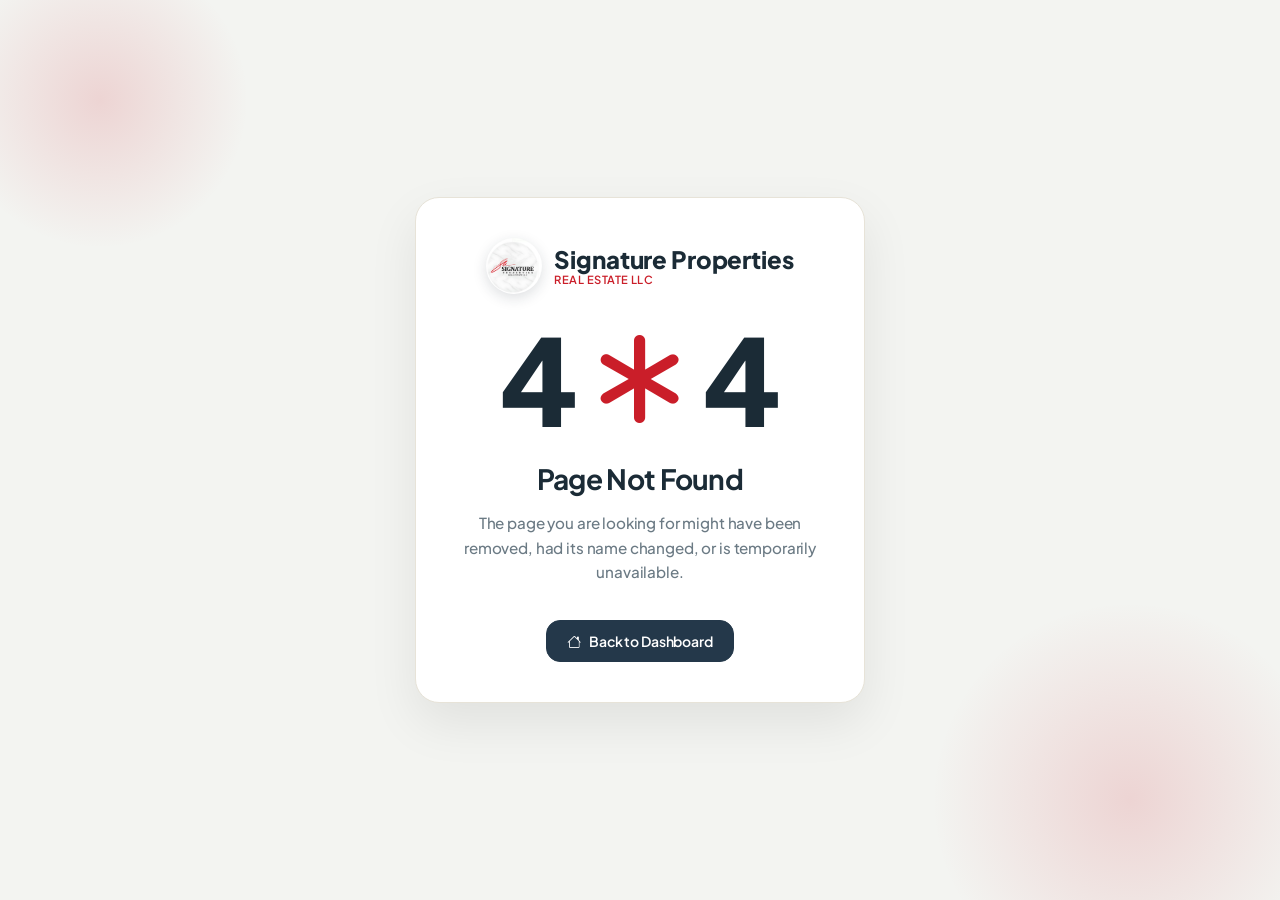
<file: dashboard/page-404.html>
<!DOCTYPE html>
<html lang="en">
<head>
    <meta charset="UTF-8">
    <meta name="viewport" content="width=device-width, initial-scale=1.0">
    <title>404 Page Not Found - Signature Properties Real Estate LLC - Admin Dashboard</title>
    
    <!-- SEO Optimization -->
    <meta name="description" content="404 Page Not Found - Signature Properties Real Estate LLC - Admin Dashboard">
    <meta name="author" content="Signature Properties Real Estate LLC">
    
    <!-- Favicon -->
    <link rel="icon" type="image/png" href="assets/images/favicon.ico">
    
    <!-- Local Third-Party Libraries (100% Offline Compatible) -->
    <link rel="stylesheet" href="assets/libs/bootstrap/css/bootstrap.min.css">
    <link rel="stylesheet" href="assets/libs/bootstrap-icons/bootstrap-icons.css">
    
    <!-- Main Design System & Custom Stylesheet -->
    <link rel="stylesheet" href="assets/css/main.css">
</head>
<body>

    <!-- ==========================================
         START: 404 Error Page Container & Card
         ========================================== -->
    <div class="login-wrapper">
        <!-- Glowing background shapes matching theme aesthetic -->
        <div class="login-bg-shape login-bg-shape-1"></div>
        <div class="login-bg-shape login-bg-shape-2"></div>
        
        <!-- Main centered error card layout -->
        <div class="login-card text-center">
            
            <!-- Brand Identity -->
            <a href="index.html" class="login-brand text-decoration-none">
                <img src="assets/images/logo.png" alt="Signature Properties Real Estate LLC" class="login-brand-logo">
                <span class="login-brand-text">
                    <span class="brand-name-main">Signature Properties</span>
                    <span class="brand-name-sub">Real Estate LLC</span>
                </span>
            </a>
            
            <!-- Giant 404 header with spinning asterisk Zero -->
            <div class="error-title-huge">
                <span>4</span>
                <i class="bi bi-asterisk"></i>
                <span>4</span>
            </div>
            
            <h2 class="error-subtitle">Page Not Found</h2>
            <p class="error-desc">
                The page you are looking for might have been removed, had its name changed, or is temporarily unavailable.
            </p>
            
            <div class="error-actions-group">
                <a href="index.html" class="btn-custom btn-custom-primary">
                    <i class="bi bi-house"></i> Back to Dashboard
                </a>
            </div>
            
        </div>
    </div>
    <!-- END: 404 Error Page Container -->

    <!-- Local Third-Party Libraries Script dependencies -->
    <script src="assets/libs/bootstrap/js/bootstrap.bundle.min.js"></script>
</body>
</html>
</file>
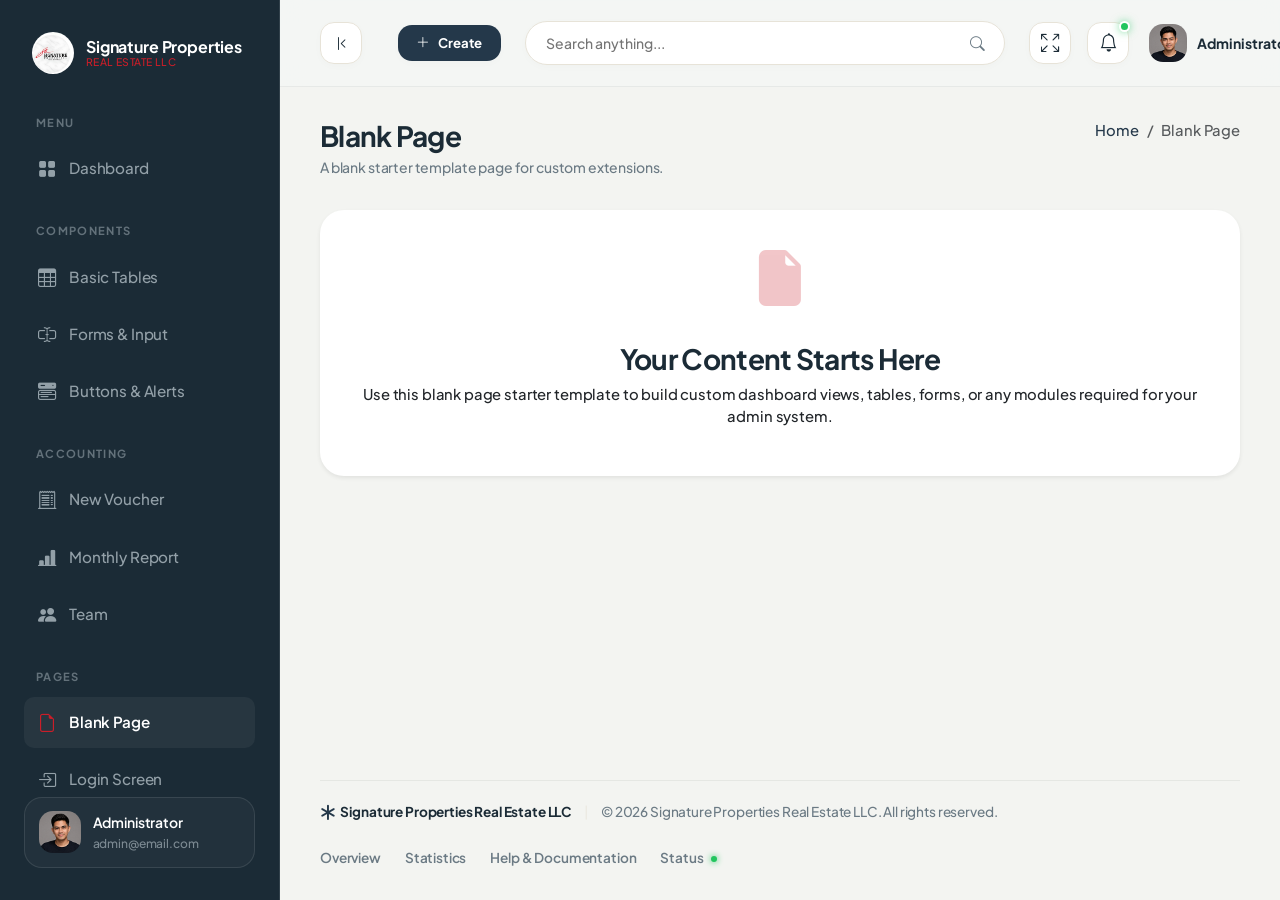
<file: dashboard/page-blank.html>
<!DOCTYPE html>
<html lang="en">

<head>
  <meta charset="UTF-8">
  <meta name="viewport" content="width=device-width, initial-scale=1.0">
  <title>Blank Page - Signature Properties Real Estate LLC - Admin Dashboard</title>

  <!-- SEO Optimization -->
  <meta name="description" content="Blank Page - Signature Properties Real Estate LLC - Admin Dashboard">
  <meta name="author" content="Signature Properties Real Estate LLC">

  <!-- Favicon -->
  <link rel="icon" type="image/png" href="assets/images/favicon.ico">

  <!-- Local Third-Party Libraries (100% Offline Compatible) -->
  <link rel="stylesheet" href="assets/libs/bootstrap/css/bootstrap.min.css">
  <link rel="stylesheet" href="assets/libs/bootstrap-icons/bootstrap-icons.css">
  <link rel="stylesheet" href="assets/libs/apexcharts/apexcharts.css">
  <link rel="stylesheet" href="assets/libs/flatpickr/flatpickr.min.css">

  <!-- Main Design System & Custom Stylesheet -->
  <link rel="stylesheet" href="assets/css/main.css">
</head>

<body>

  <!-- ==========================================
         START: Sidebar Component
         Highly polished, dark-green navigation
         ========================================== -->
  <div class="sidebar-wrapper" id="sidebar">
    <!-- Brand Logo / Identity -->
    <a href="index.html" class="sidebar-brand">
      <img src="assets/images/logo.png" alt="Signature Properties Real Estate LLC" class="sidebar-brand-logo">
      <span class="sidebar-brand-text">
        <span class="brand-name-main">Signature Properties</span>
        <span class="brand-name-sub">Real Estate LLC</span>
      </span>
    </a>

    <!-- Navigation Menu -->
    <div class="flex-grow-1 overflow-y-auto">
      <!-- Group: Menu -->
      <div class="sidebar-menu-section">
        <div class="sidebar-menu-title">Menu</div>
        <ul class="sidebar-menu-list">
          <li class="sidebar-menu-item">
            <a href="index.html" class="sidebar-menu-link" id="menu-overview" title="Overview">
              <i class="bi bi-grid-fill"></i>
              <span>Dashboard</span>
            </a>
          </li>
        </ul>
      </div>

      <!-- Group: Components -->
      <div class="sidebar-menu-section">
        <div class="sidebar-menu-title">Components</div>
        <ul class="sidebar-menu-list">
          <li class="sidebar-menu-item">
            <a href="tables-basic.html" class="sidebar-menu-link" id="menu-basictables" title="Basic Tables">
              <i class="bi bi-table"></i>
              <span>Basic Tables</span>
            </a>
          </li>
          <li class="sidebar-menu-item">
            <a href="ui-forms.html" class="sidebar-menu-link" id="menu-uiforms" title="Forms and Input">
              <i class="bi bi-input-cursor-text"></i>
              <span>Forms & Input</span>
            </a>
          </li>
          <li class="sidebar-menu-item">
            <a href="ui-buttons.html" class="sidebar-menu-link" id="menu-uibuttons" title="Buttons">
              <i class="bi bi-menu-button-wide-fill"></i>
              <span>Buttons & Alerts</span>
            </a>
          </li>
        </ul>
      </div>

      <!-- Group: Accounting -->
      <div class="sidebar-menu-section">
        <div class="sidebar-menu-title">Accounting</div>
        <ul class="sidebar-menu-list">
          <li class="sidebar-menu-item">
            <a href="voucher.html" class="sidebar-menu-link" id="menu-voucher" title="New Voucher">
              <i class="bi bi-receipt-cutoff"></i>
              <span>New Voucher</span>
            </a>
          </li>
          <li class="sidebar-menu-item">
            <a href="accounting-report.html" class="sidebar-menu-link" id="menu-accountingreport" title="Monthly Report">
              <i class="bi bi-bar-chart-line-fill"></i>
              <span>Monthly Report</span>
            </a>
          </li>
          <li class="sidebar-menu-item">
            <a href="team.html" class="sidebar-menu-link" id="menu-team" title="Team">
              <i class="bi bi-people-fill"></i>
              <span>Team</span>
            </a>
          </li>
        </ul>
      </div>

      <!-- Group: Pages -->
      <div class="sidebar-menu-section">
        <div class="sidebar-menu-title">Pages</div>
        <ul class="sidebar-menu-list">
          <li class="sidebar-menu-item">
            <a href="page-blank.html" class="sidebar-menu-link active" id="menu-blankpage" title="Blank Page">
              <i class="bi bi-file-earmark"></i>
              <span>Blank Page</span>
            </a>
          </li>
          <li class="sidebar-menu-item">
            <a href="page-login.html" class="sidebar-menu-link" id="menu-loginpage" title="Login Page">
              <i class="bi bi-box-arrow-in-right"></i>
              <span>Login Screen</span>
            </a>
          </li>
          <li class="sidebar-menu-item">
            <a href="page-404.html" class="sidebar-menu-link" id="menu-404" title="404 Page">
              <i class="bi bi-slash-circle"></i>
              <span>Error 404</span>
            </a>
          </li>

        </ul>
      </div>
    </div>

    <!-- Sidebar Profile Card (Dynamic Footer) -->
    <div class="sidebar-profile">
      <img src="assets/images/avatar.png" alt="Administrator" class="sidebar-profile-img"
        onerror="this.src='https://images.unsplash.com/photo-1534528741775-53994a69daeb?q=80&w=256&auto=format&fit=crop'">
      <div class="sidebar-profile-info">
        <div class="sidebar-profile-name">Administrator</div>
        <div class="sidebar-profile-email">admin@email.com</div>
      </div>
    </div>
  </div>
  <!-- ==========================================
         END: Sidebar Component
         ========================================== -->


  <!-- ==========================================
         START: Main Content Area
         ========================================== -->
  <div class="main-wrapper">

    <!-- START: Top Navbar Component -->
    <header class="navbar-custom">
      <div class="navbar-left">
        <!-- Desktop sidebar toggle (visible on large screens only) -->
        <button class="btn-desktop-toggle d-none d-xl-flex align-items-center justify-content-center me-3"
          id="desktop-sidebar-toggle" aria-label="Minimize Sidebar">
          <i class="bi bi-chevron-bar-left"></i>
        </button>
        <!-- Mobile sidebar toggle -->
        <button class="sidebar-toggle-btn me-2" id="sidebar-toggle" aria-label="Toggle Navigation">
          <i class="bi bi-list"></i>
        </button>

        <!-- Quick Actions Dropdown -->
        <div class="dropdown ms-2">
          <button class="btn-quick-action dropdown-toggle" type="button" data-bs-toggle="dropdown" aria-expanded="false"
            id="quick-actions-dropdown">
            <i class="bi bi-plus-lg"></i>
            <span>Create</span>
          </button>
          <ul class="dropdown-menu dropdown-menu-quick-action" aria-labelledby="quick-actions-dropdown">
            <li class="dropdown-header">Quick Action Shortcuts</li>
            <li><a class="dropdown-item" href="#"><i class="bi bi-file-earmark-plus"></i> New Invoice</a></li>
            <li><a class="dropdown-item" href="#"><i class="bi bi-person-plus"></i> New User</a></li>
            <li><a class="dropdown-item" href="#"><i class="bi bi-box-seam"></i> New Product</a></li>
            <li>
              <hr class="dropdown-divider">
            </li>
            <li><a class="dropdown-item" href="#"><i class="bi bi-gear"></i> System Settings</a></li>
          </ul>
        </div>
      </div>

      <!-- Mid navbar: search pill -->
      <div class="navbar-search-wrapper">
        <input type="text" class="navbar-search-input" placeholder="Search anything..." id="main-search">
        <button class="navbar-search-btn" aria-label="Search">
          <i class="bi bi-search"></i>
        </button>
      </div>

      <!-- Right actions -->
      <div class="navbar-actions">
        <!-- Fullscreen Toggle -->
        <button class="navbar-action-btn me-1" aria-label="Toggle Fullscreen" id="btn-fullscreen">
          <i class="bi bi-arrows-fullscreen"></i>
        </button>
        <div class="dropdown">
          <button class="navbar-action-btn dropdown-toggle" type="button" data-bs-toggle="dropdown"
            aria-expanded="false" id="btn-notifications" data-bs-auto-close="outside">
            <i class="bi bi-bell"></i>
            <span class="navbar-action-badge"></span>
          </button>
          <div class="dropdown-menu dropdown-menu-end dropdown-menu-notification p-0"
            aria-labelledby="btn-notifications">
            <div class="notification-header">
              <h6 class="notification-title">Notifications</h6>
              <button class="btn-clear-all" type="button">Mark all read</button>
            </div>
            <div class="notification-list">
              <!-- Sale Notification -->
              <a href="#" class="notification-item">
                <div class="notification-icon bg-success text-white">
                  <i class="bi bi-wallet2"></i>
                </div>
                <div class="notification-content">
                  <p class="notification-text">New sale received: <strong>$150.00</strong></p>
                  <span class="notification-time">2 mins ago</span>
                </div>
                <span class="notification-unread-dot"></span>
              </a>
              <!-- User Registration Notification -->
              <a href="#" class="notification-item">
                <div class="notification-icon bg-primary text-white">
                  <i class="bi bi-person-plus-fill"></i>
                </div>
                <div class="notification-content">
                  <p class="notification-text">New user registered: <strong>John Doe</strong></p>
                  <span class="notification-time">1 hour ago</span>
                </div>
                <span class="notification-unread-dot"></span>
              </a>
              <!-- Low Stock Notification -->
              <a href="#" class="notification-item">
                <div class="notification-icon bg-warning text-dark">
                  <i class="bi bi-box-seam-fill"></i>
                </div>
                <div class="notification-content">
                  <p class="notification-text">Stock running low: <strong>Hoodie</strong></p>
                  <span class="notification-time">3 hours ago</span>
                </div>
              </a>
            </div>
            <a href="#" class="notification-footer">View All Notifications</a>
          </div>
        </div>

        <!-- Profile Dropdown -->
        <div class="dropdown ms-2">
          <button class="navbar-profile-btn dropdown-toggle" type="button" data-bs-toggle="dropdown"
            aria-expanded="false" id="profile-dropdown">
            <img src="assets/images/avatar.png" alt="Profile Image" class="navbar-profile-img">
            <span class="navbar-profile-name d-none d-md-inline">Administrator</span>
            <i class="bi bi-chevron-down navbar-profile-caret"></i>
          </button>
          <ul class="dropdown-menu dropdown-menu-end dropdown-menu-profile" aria-labelledby="profile-dropdown">
            <li class="dropdown-header">Welcome !</li>
            <li><a class="dropdown-item" href="#"><i class="bi bi-person"></i> My Account</a></li>
            <li><a class="dropdown-item" href="#"><i class="bi bi-gear"></i> Settings</a></li>
            <li><a class="dropdown-item" href="#"><i class="bi bi-lock"></i> Lock Screen</a></li>
            <li>
              <hr class="dropdown-divider">
            </li>
            <li><a class="dropdown-item text-danger" href="page-login.html"><i class="bi bi-box-arrow-right"></i>
                Logout</a></li>
          </ul>
        </div>
      </div>
    </header>
    <!-- END: Top Navbar Component -->

    <!-- START: Page Header Banner -->
    <div class="page-header">
      <div>
        <h1 class="page-title">Blank Page</h1>
        <p class="page-subtitle">A blank starter template page for custom extensions.</p>
      </div>
      <nav aria-label="breadcrumb">
        <ol class="breadcrumb mb-0">
          <li class="breadcrumb-item"><a href="index.html" class="text-decoration-none text-muted-green">Home</a></li>
          <li class="breadcrumb-item active text-main" aria-current="page">Blank Page</li>
        </ol>
      </nav>
    </div>
    <!-- END: Page Header Banner -->

    <!-- START: Blank Page Content Area -->
    <div class="card p-4 border-light shadow-sm text-center">
      <div>
        <div class="mb-4 text-lime empty-state-icon">
          <i class="bi bi-file-earmark-fill"></i>
        </div>
        <h3 class="mb-2">Your Content Starts Here</h3>
        <p class="text-muted-green mb-4">Use this blank page starter template to build custom dashboard views, tables,
          forms, or any modules required for your admin system.</p>
      </div>
    </div>
    <!-- END: Blank Page Content Area -->


    <!-- START: Footer Component -->
    <footer class="footer-custom">
      <div class="footer-left">
        <span class="footer-logo">
          <i class="bi bi-asterisk"></i> Signature Properties Real Estate LLC
        </span>
        <span class="footer-separator">|</span>
        <span class="footer-copy">&copy; 2026 Signature Properties Real Estate LLC. All rights reserved.</span>
      </div>
      <div class="footer-right">
        <ul class="footer-links">
          <li><a href="#" class="footer-link">Overview</a></li>
          <li><a href="#" class="footer-link">Statistics</a></li>
          <li><a href="#" class="footer-link">Help & Documentation</a></li>
          <li><a href="#" class="footer-link">Status <span class="status-dot"></span></a></li>
        </ul>
      </div>
    </footer>
    <!-- END: Footer Component -->

  </div>
  <!-- ==========================================
         END: Main Content Area
         ========================================== -->

  <!-- Local Third-Party Libraries Script dependencies -->
  <script src="assets/libs/bootstrap/js/bootstrap.bundle.min.js"></script>
  <script src="assets/libs/apexcharts/apexcharts.min.js"></script>
  <script src="assets/libs/flatpickr/flatpickr.min.js"></script>

  <!-- Local dashboard interactions controller -->
  <script src="assets/js/dashboard.js"></script>
</body>

</html>
</file>
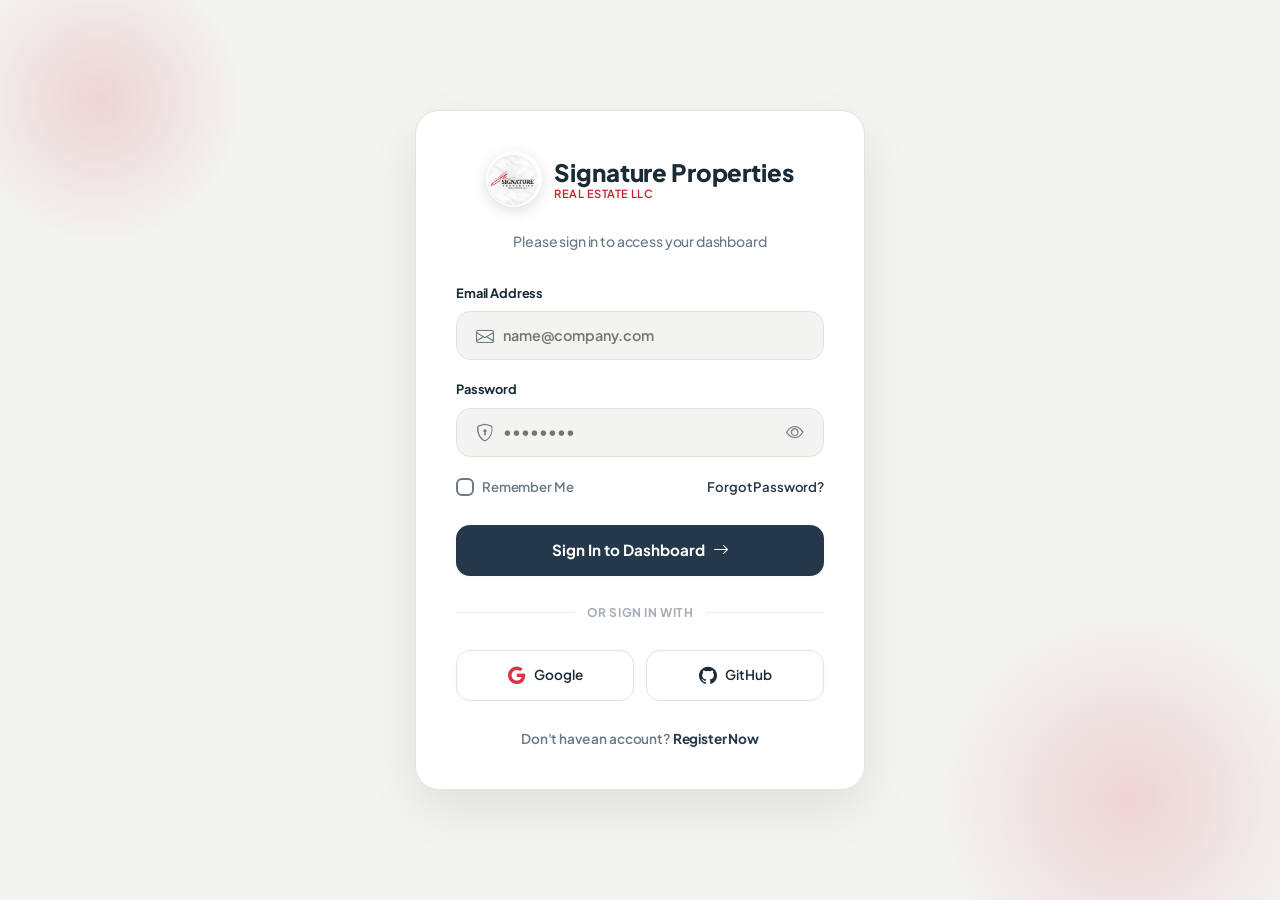
<file: dashboard/page-login.html>
<!DOCTYPE html>
<html lang="en">
<head>
    <meta charset="UTF-8">
    <meta name="viewport" content="width=device-width, initial-scale=1.0">
    <title>Login Screen - Signature Properties Real Estate LLC - Admin Dashboard</title>
    
    <!-- SEO Optimization -->
    <meta name="description" content="Login Screen - Signature Properties Real Estate LLC - Admin Dashboard">
    <meta name="author" content="Signature Properties Real Estate LLC">
    
    <!-- Favicon -->
    <link rel="icon" type="image/png" href="assets/images/favicon.ico">
    
    <!-- Local Third-Party Libraries (100% Offline Compatible) -->
    <link rel="stylesheet" href="assets/libs/bootstrap/css/bootstrap.min.css">
    <link rel="stylesheet" href="assets/libs/bootstrap-icons/bootstrap-icons.css">
    
    <!-- Main Design System & Custom Stylesheet -->
    <link rel="stylesheet" href="assets/css/main.css">
</head>
<body>

    <!-- ==========================================
         START: Authentication Container & Login Card
         ========================================== -->
    <div class="login-wrapper">
        <!-- Glowing background shapes for modern visual appearance -->
        <div class="login-bg-shape login-bg-shape-1"></div>
        <div class="login-bg-shape login-bg-shape-2"></div>
        
        <!-- Main centered login card -->
        <div class="login-card">
            
            <!-- Brand Identity -->
            <a href="index.html" class="login-brand text-decoration-none">
                <img src="assets/images/logo.png" alt="Signature Properties Real Estate LLC" class="login-brand-logo">
                <span class="login-brand-text">
                    <span class="brand-name-main">Signature Properties</span>
                    <span class="brand-name-sub">Real Estate LLC</span>
                </span>
            </a>
            
            <p class="login-subtitle">Please sign in to access your dashboard</p>
            
            <!-- Login Form -->
            <form action="index.html" method="GET" id="loginForm" class="needs-validation" novalidate>
                
                <!-- Email Input Group -->
                <div class="login-form-group">
                    <label for="email" class="login-form-label">Email Address</label>
                    <div class="login-input-group">
                        <i class="bi bi-envelope input-icon"></i>
                        <input type="email" id="email" class="login-input" placeholder="name@company.com" required>
                    </div>
                </div>
                
                <!-- Password Input Group -->
                <div class="login-form-group">
                    <label for="password" class="login-form-label">Password</label>
                    <div class="login-input-group">
                        <i class="bi bi-shield-lock input-icon"></i>
                        <input type="password" id="password" class="login-input login-input-password" placeholder="••••••••" required>
                        <button type="button" class="password-toggle-btn" id="toggle-password" aria-label="Show password">
                            <i class="bi bi-eye"></i>
                        </button>
                    </div>
                </div>
                
                <!-- Options (Remember me & Forgot Password) -->
                <div class="login-options">
                    <label class="custom-control-label">
                        <input type="checkbox" class="custom-checkbox-input" id="rememberMe">
                        <span>Remember Me</span>
                    </label>
                    <a href="#" class="forgot-password-link">Forgot Password?</a>
                </div>
                
                <!-- Submit Button -->
                <button type="submit" class="btn-login" id="btn-submit">
                    <span>Sign In to Dashboard</span>
                    <i class="bi bi-arrow-right"></i>
                </button>
                
            </form>
            
            <!-- Divider -->
            <div class="login-divider">Or sign in with</div>
            
            <!-- Social Logins -->
            <div class="social-login-grid">
                <button class="btn-social" type="button" id="btn-google">
                    <i class="bi bi-google text-danger"></i>
                    <span>Google</span>
                </button>
                <button class="btn-social" type="button" id="btn-github">
                    <i class="bi bi-github"></i>
                    <span>GitHub</span>
                </button>
            </div>
            
            <!-- Footer Link -->
            <p class="login-footer-text">
                Don't have an account? <a href="#" id="link-register">Register Now</a>
            </p>
            
        </div>
    </div>
    <!-- END: Authentication Container -->

    <!-- Local Bootstrap bundle -->
    <script src="assets/libs/bootstrap/js/bootstrap.bundle.min.js"></script>
    
    <!-- Custom Authentication interactions script -->
    <script src="assets/js/auth.js"></script>
</body>
</html>
</file>
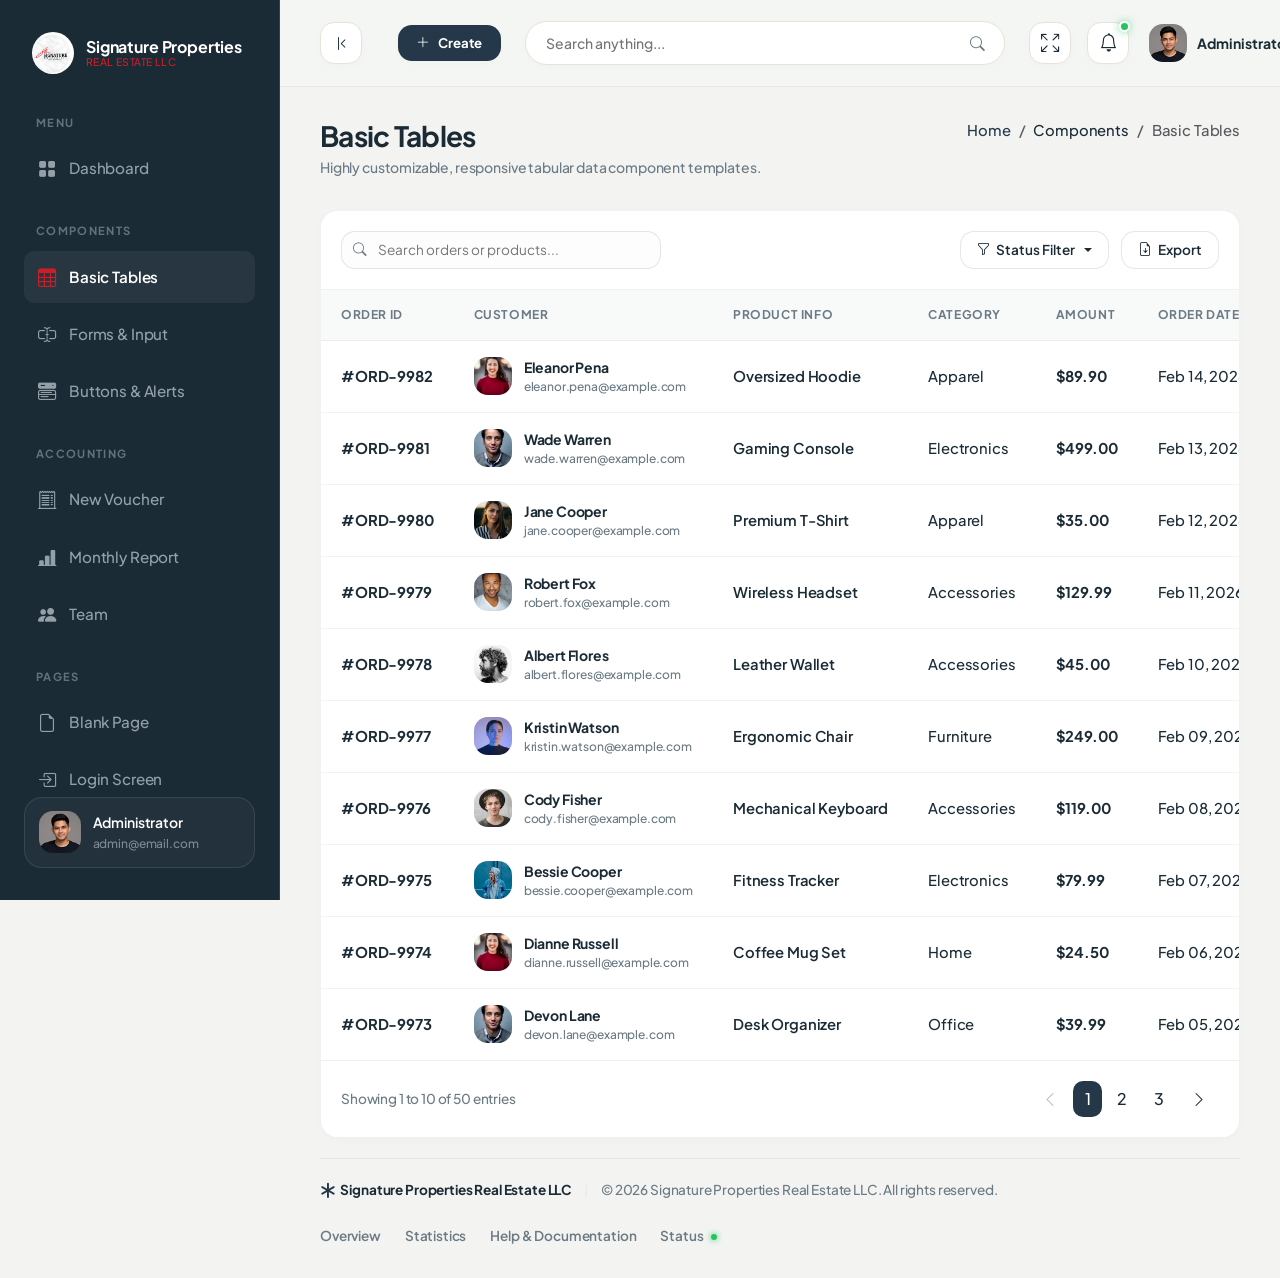
<file: dashboard/tables-basic.html>
<!DOCTYPE html>
<html lang="en">

<head>
  <meta charset="UTF-8">
  <meta name="viewport" content="width=device-width, initial-scale=1.0">
  <title>Basic Table - Signature Properties Real Estate LLC - Admin Dashboard</title>

  <!-- SEO Optimization -->
  <meta name="description" content="Basic Table - Signature Properties Real Estate LLC - Admin Dashboard">
  <meta name="author" content="Signature Properties Real Estate LLC">

  <!-- Favicon -->
  <link rel="icon" type="image/png" href="assets/images/favicon.ico">

  <!-- Local Third-Party Libraries (100% Offline Compatible) -->
  <link rel="stylesheet" href="assets/libs/bootstrap/css/bootstrap.min.css">
  <link rel="stylesheet" href="assets/libs/bootstrap-icons/bootstrap-icons.css">
  <link rel="stylesheet" href="assets/libs/apexcharts/apexcharts.css">
  <link rel="stylesheet" href="assets/libs/flatpickr/flatpickr.min.css">

  <!-- Main Design System & Custom Stylesheet -->
  <link rel="stylesheet" href="assets/css/main.css">
</head>

<body>

  <!-- ==========================================
         START: Sidebar Component
         Highly polished, dark-green navigation
         ========================================== -->
  <div class="sidebar-wrapper" id="sidebar">
    <!-- Brand Logo / Identity -->
    <a href="index.html" class="sidebar-brand">
      <img src="assets/images/logo.png" alt="Signature Properties Real Estate LLC" class="sidebar-brand-logo">
      <span class="sidebar-brand-text">
        <span class="brand-name-main">Signature Properties</span>
        <span class="brand-name-sub">Real Estate LLC</span>
      </span>
    </a>

    <!-- Navigation Menu -->
    <div class="flex-grow-1 overflow-y-auto">
      <!-- Group: Menu -->
      <div class="sidebar-menu-section">
        <div class="sidebar-menu-title">Menu</div>
        <ul class="sidebar-menu-list">
          <li class="sidebar-menu-item">
            <a href="index.html" class="sidebar-menu-link" id="menu-overview" title="Overview">
              <i class="bi bi-grid-fill"></i>
              <span>Dashboard</span>
            </a>
          </li>
        </ul>
      </div>

      <!-- Group: Components -->
      <div class="sidebar-menu-section">
        <div class="sidebar-menu-title">Components</div>
        <ul class="sidebar-menu-list">
          <li class="sidebar-menu-item">
            <a href="tables-basic.html" class="sidebar-menu-link active" id="menu-basictables" title="Basic Tables">
              <i class="bi bi-table"></i>
              <span>Basic Tables</span>
            </a>
          </li>
          <li class="sidebar-menu-item">
            <a href="ui-forms.html" class="sidebar-menu-link" id="menu-uiforms" title="Forms and Input">
              <i class="bi bi-input-cursor-text"></i>
              <span>Forms & Input</span>
            </a>
          </li>
          <li class="sidebar-menu-item">
            <a href="ui-buttons.html" class="sidebar-menu-link" id="menu-uibuttons" title="Buttons">
              <i class="bi bi-menu-button-wide-fill"></i>
              <span>Buttons & Alerts</span>
            </a>
          </li>
        </ul>
      </div>

      <!-- Group: Accounting -->
      <div class="sidebar-menu-section">
        <div class="sidebar-menu-title">Accounting</div>
        <ul class="sidebar-menu-list">
          <li class="sidebar-menu-item">
            <a href="voucher.html" class="sidebar-menu-link" id="menu-voucher" title="New Voucher">
              <i class="bi bi-receipt-cutoff"></i>
              <span>New Voucher</span>
            </a>
          </li>
          <li class="sidebar-menu-item">
            <a href="accounting-report.html" class="sidebar-menu-link" id="menu-accountingreport" title="Monthly Report">
              <i class="bi bi-bar-chart-line-fill"></i>
              <span>Monthly Report</span>
            </a>
          </li>
          <li class="sidebar-menu-item">
            <a href="team.html" class="sidebar-menu-link" id="menu-team" title="Team">
              <i class="bi bi-people-fill"></i>
              <span>Team</span>
            </a>
          </li>
        </ul>
      </div>

      <!-- Group: Pages -->
      <div class="sidebar-menu-section">
        <div class="sidebar-menu-title">Pages</div>
        <ul class="sidebar-menu-list">
          <li class="sidebar-menu-item">
            <a href="page-blank.html" class="sidebar-menu-link" id="menu-blankpage" title="Blank Page">
              <i class="bi bi-file-earmark"></i>
              <span>Blank Page</span>
            </a>
          </li>
          <li class="sidebar-menu-item">
            <a href="page-login.html" class="sidebar-menu-link" id="menu-loginpage" title="Login Page">
              <i class="bi bi-box-arrow-in-right"></i>
              <span>Login Screen</span>
            </a>
          </li>
          <li class="sidebar-menu-item">
            <a href="page-404.html" class="sidebar-menu-link" id="menu-404" title="404 Page">
              <i class="bi bi-slash-circle"></i>
              <span>Error 404</span>
            </a>
          </li>
        </ul>
      </div>
    </div>

    <!-- Sidebar Profile Card (Dynamic Footer) -->
    <div class="sidebar-profile">
      <img src="assets/images/avatar.png" alt="Administrator" class="sidebar-profile-img"
        onerror="this.src='https://images.unsplash.com/photo-1534528741775-53994a69daeb?q=80&w=256&auto=format&fit=crop'">
      <div class="sidebar-profile-info">
        <div class="sidebar-profile-name">Administrator</div>
        <div class="sidebar-profile-email">admin@email.com</div>
      </div>
    </div>
  </div>
  <!-- ==========================================
         END: Sidebar Component
         ========================================== -->


  <!-- ==========================================
         START: Main Content Area
         ========================================== -->
  <div class="main-wrapper">

    <!-- START: Top Navbar Component -->
    <header class="navbar-custom">
      <div class="navbar-left">
        <!-- Desktop sidebar toggle (visible on large screens only) -->
        <button class="btn-desktop-toggle d-none d-xl-flex align-items-center justify-content-center me-3"
          id="desktop-sidebar-toggle" aria-label="Minimize Sidebar">
          <i class="bi bi-chevron-bar-left"></i>
        </button>
        <!-- Mobile sidebar toggle -->
        <button class="sidebar-toggle-btn me-2" id="sidebar-toggle" aria-label="Toggle Navigation">
          <i class="bi bi-list"></i>
        </button>

        <!-- Quick Actions Dropdown -->
        <div class="dropdown ms-2">
          <button class="btn-quick-action dropdown-toggle" type="button" data-bs-toggle="dropdown" aria-expanded="false"
            id="quick-actions-dropdown">
            <i class="bi bi-plus-lg"></i>
            <span>Create</span>
          </button>
          <ul class="dropdown-menu dropdown-menu-quick-action" aria-labelledby="quick-actions-dropdown">
            <li class="dropdown-header">Quick Action Shortcuts</li>
            <li><a class="dropdown-item" href="#"><i class="bi bi-file-earmark-plus"></i> New Invoice</a></li>
            <li><a class="dropdown-item" href="#"><i class="bi bi-person-plus"></i> New User</a></li>
            <li><a class="dropdown-item" href="#"><i class="bi bi-box-seam"></i> New Product</a></li>
            <li>
              <hr class="dropdown-divider">
            </li>
            <li><a class="dropdown-item" href="#"><i class="bi bi-gear"></i> System Settings</a></li>
          </ul>
        </div>
      </div>

      <!-- Mid navbar: search pill -->
      <div class="navbar-search-wrapper">
        <input type="text" class="navbar-search-input" placeholder="Search anything..." id="main-search">
        <button class="navbar-search-btn" aria-label="Search">
          <i class="bi bi-search"></i>
        </button>
      </div>

      <!-- Right actions -->
      <div class="navbar-actions">
        <!-- Fullscreen Toggle -->
        <button class="navbar-action-btn me-1" aria-label="Toggle Fullscreen" id="btn-fullscreen">
          <i class="bi bi-arrows-fullscreen"></i>
        </button>
        <div class="dropdown">
          <button class="navbar-action-btn dropdown-toggle" type="button" data-bs-toggle="dropdown"
            aria-expanded="false" id="btn-notifications" data-bs-auto-close="outside">
            <i class="bi bi-bell"></i>
            <span class="navbar-action-badge"></span>
          </button>
          <div class="dropdown-menu dropdown-menu-end dropdown-menu-notification p-0"
            aria-labelledby="btn-notifications">
            <div class="notification-header">
              <h6 class="notification-title">Notifications</h6>
              <button class="btn-clear-all" type="button">Mark all read</button>
            </div>
            <div class="notification-list">
              <!-- Sale Notification -->
              <a href="#" class="notification-item">
                <div class="notification-icon bg-success text-white">
                  <i class="bi bi-wallet2"></i>
                </div>
                <div class="notification-content">
                  <p class="notification-text">New sale received: <strong>$150.00</strong></p>
                  <span class="notification-time">2 mins ago</span>
                </div>
                <span class="notification-unread-dot"></span>
              </a>
              <!-- User Registration Notification -->
              <a href="#" class="notification-item">
                <div class="notification-icon bg-primary text-white">
                  <i class="bi bi-person-plus-fill"></i>
                </div>
                <div class="notification-content">
                  <p class="notification-text">New user registered: <strong>John Doe</strong></p>
                  <span class="notification-time">1 hour ago</span>
                </div>
                <span class="notification-unread-dot"></span>
              </a>
              <!-- Low Stock Notification -->
              <a href="#" class="notification-item">
                <div class="notification-icon bg-warning text-dark">
                  <i class="bi bi-box-seam-fill"></i>
                </div>
                <div class="notification-content">
                  <p class="notification-text">Stock running low: <strong>Hoodie</strong></p>
                  <span class="notification-time">3 hours ago</span>
                </div>
              </a>
            </div>
            <a href="#" class="notification-footer">View All Notifications</a>
          </div>
        </div>

        <!-- Profile Dropdown -->
        <div class="dropdown ms-2">
          <button class="navbar-profile-btn dropdown-toggle" type="button" data-bs-toggle="dropdown"
            aria-expanded="false" id="profile-dropdown">
            <img src="assets/images/avatar.png" alt="Profile Image" class="navbar-profile-img">
            <span class="navbar-profile-name d-none d-md-inline">Administrator</span>
            <i class="bi bi-chevron-down navbar-profile-caret"></i>
          </button>
          <ul class="dropdown-menu dropdown-menu-end dropdown-menu-profile" aria-labelledby="profile-dropdown">
            <li class="dropdown-header">Welcome !</li>
            <li><a class="dropdown-item" href="#"><i class="bi bi-person"></i> My Account</a></li>
            <li><a class="dropdown-item" href="#"><i class="bi bi-gear"></i> Settings</a></li>
            <li><a class="dropdown-item" href="#"><i class="bi bi-lock"></i> Lock Screen</a></li>
            <li>
              <hr class="dropdown-divider">
            </li>
            <li><a class="dropdown-item text-danger" href="page-login.html"><i class="bi bi-box-arrow-right"></i>
                Logout</a></li>
          </ul>
        </div>
      </div>
    </header>
    <!-- END: Top Navbar Component -->

    <!-- START: Page Header Banner -->
    <div class="page-header">
      <div>
        <h1 class="page-title">Basic Tables</h1>
        <p class="page-subtitle">Highly customizable, responsive tabular data component templates.</p>
      </div>
      <nav aria-label="breadcrumb">
        <ol class="breadcrumb mb-0">
          <li class="breadcrumb-item"><a href="index.html" class="text-decoration-none text-muted-green">Home</a></li>
          <li class="breadcrumb-item text-muted-green">Components</li>
          <li class="breadcrumb-item active text-main" aria-current="page">Basic Tables</li>
        </ol>
      </nav>
    </div>
    <!-- END: Page Header Banner -->

    <!-- START: Basic Table Card Container -->
    <div class="table-card-custom">
      <!-- Header Controls -->
      <div class="table-header-control">
        <!-- Search bar -->
        <div class="table-search-box">
          <i class="bi bi-search table-search-icon"></i>
          <input type="text" class="table-search-input" placeholder="Search orders or products...">
        </div>
        <!-- Action buttons / Filter options -->
        <div class="table-filter-group">
          <div class="dropdown">
            <button class="btn-table-action dropdown-toggle" type="button" id="dropdownFilterStatus"
              data-bs-toggle="dropdown" aria-expanded="false">
              <i class="bi bi-funnel"></i> Status Filter
            </button>
            <ul class="dropdown-menu" aria-labelledby="dropdownFilterStatus">
              <li><a class="dropdown-item" href="#">All Statuses</a></li>
              <li><a class="dropdown-item" href="#">Paid / Success</a></li>
              <li><a class="dropdown-item" href="#">Processing</a></li>
              <li><a class="dropdown-item" href="#">Cancelled / Failed</a></li>
            </ul>
          </div>
          <button class="btn-table-action" type="button">
            <i class="bi bi-file-earmark-arrow-down"></i> Export
          </button>
        </div>
      </div>

      <!-- Responsive Table Wrapper -->
      <div class="table-responsive">
        <table class="table-custom">
          <thead>
            <tr>
              <th>Order ID</th>
              <th>Customer</th>
              <th>Product Info</th>
              <th>Category</th>
              <th>Amount</th>
              <th>Order Date</th>
              <th>Status</th>
              <th class="text-center">Actions</th>
            </tr>
          </thead>
          <tbody>
            <!-- Row 1 -->
            <tr>
              <td class="table-order-id">#ORD-9982</td>
              <td>
                <div class="table-user-cell">
                  <img src="assets/images/user_1.jpg" alt="Eleanor Pena" class="table-user-avatar"
                    onerror="this.src='assets/images/avatar.png'">
                  <div>
                    <div class="table-user-name">Eleanor Pena</div>
                    <div class="table-user-sub">eleanor.pena@example.com</div>
                  </div>
                </div>
              </td>
              <td class="table-product-name">Oversized Hoodie</td>
              <td>Apparel</td>
              <td class="table-amount">$89.90</td>
              <td>Feb 14, 2026</td>
              <td><span class="badge-table success">Paid</span></td>
              <td>
                <div class="d-flex justify-content-center gap-1">
                  <a href="#" class="table-btn-action" title="View details"><i class="bi bi-eye"></i></a>
                  <a href="#" class="table-btn-action" title="Edit row"><i class="bi bi-pencil"></i></a>
                  <a href="#" class="table-btn-action delete" title="Delete row"><i class="bi bi-trash"></i></a>
                </div>
              </td>
            </tr>
            <!-- Row 2 -->
            <tr>
              <td class="table-order-id">#ORD-9981</td>
              <td>
                <div class="table-user-cell">
                  <img src="assets/images/user_2.jpg" alt="Wade Warren" class="table-user-avatar"
                    onerror="this.src='assets/images/avatar.png'">
                  <div>
                    <div class="table-user-name">Wade Warren</div>
                    <div class="table-user-sub">wade.warren@example.com</div>
                  </div>
                </div>
              </td>
              <td class="table-product-name">Gaming Console</td>
              <td>Electronics</td>
              <td class="table-amount">$499.00</td>
              <td>Feb 13, 2026</td>
              <td><span class="badge-table pending">Processing</span></td>
              <td>
                <div class="d-flex justify-content-center gap-1">
                  <a href="#" class="table-btn-action" title="View details"><i class="bi bi-eye"></i></a>
                  <a href="#" class="table-btn-action" title="Edit row"><i class="bi bi-pencil"></i></a>
                  <a href="#" class="table-btn-action delete" title="Delete row"><i class="bi bi-trash"></i></a>
                </div>
              </td>
            </tr>
            <!-- Row 3 -->
            <tr>
              <td class="table-order-id">#ORD-9980</td>
              <td>
                <div class="table-user-cell">
                  <img src="assets/images/user_3.jpg" alt="Jane Cooper" class="table-user-avatar"
                    onerror="this.src='assets/images/avatar.png'">
                  <div>
                    <div class="table-user-name">Jane Cooper</div>
                    <div class="table-user-sub">jane.cooper@example.com</div>
                  </div>
                </div>
              </td>
              <td class="table-product-name">Premium T-Shirt</td>
              <td>Apparel</td>
              <td class="table-amount">$35.00</td>
              <td>Feb 12, 2026</td>
              <td><span class="badge-table success">Paid</span></td>
              <td>
                <div class="d-flex justify-content-center gap-1">
                  <a href="#" class="table-btn-action" title="View details"><i class="bi bi-eye"></i></a>
                  <a href="#" class="table-btn-action" title="Edit row"><i class="bi bi-pencil"></i></a>
                  <a href="#" class="table-btn-action delete" title="Delete row"><i class="bi bi-trash"></i></a>
                </div>
              </td>
            </tr>
            <!-- Row 4 -->
            <tr>
              <td class="table-order-id">#ORD-9979</td>
              <td>
                <div class="table-user-cell">
                  <img src="assets/images/user_4.jpg" alt="Robert Fox" class="table-user-avatar"
                    onerror="this.src='assets/images/avatar.png'">
                  <div>
                    <div class="table-user-name">Robert Fox</div>
                    <div class="table-user-sub">robert.fox@example.com</div>
                  </div>
                </div>
              </td>
              <td class="table-product-name">Wireless Headset</td>
              <td>Accessories</td>
              <td class="table-amount">$129.99</td>
              <td>Feb 11, 2026</td>
              <td><span class="badge-table failed">Failed</span></td>
              <td>
                <div class="d-flex justify-content-center gap-1">
                  <a href="#" class="table-btn-action" title="View details"><i class="bi bi-eye"></i></a>
                  <a href="#" class="table-btn-action" title="Edit row"><i class="bi bi-pencil"></i></a>
                  <a href="#" class="table-btn-action delete" title="Delete row"><i class="bi bi-trash"></i></a>
                </div>
              </td>
            </tr>
            <!-- Row 5 -->
            <tr>
              <td class="table-order-id">#ORD-9978</td>
              <td>
                <div class="table-user-cell">
                  <img src="assets/images/user_5.jpg" alt="Albert Flores" class="table-user-avatar"
                    onerror="this.src='assets/images/avatar.png'">
                  <div>
                    <div class="table-user-name">Albert Flores</div>
                    <div class="table-user-sub">albert.flores@example.com</div>
                  </div>
                </div>
              </td>
              <td class="table-product-name">Leather Wallet</td>
              <td>Accessories</td>
              <td class="table-amount">$45.00</td>
              <td>Feb 10, 2026</td>
              <td><span class="badge-table success">Paid</span></td>
              <td>
                <div class="d-flex justify-content-center gap-1">
                  <a href="#" class="table-btn-action" title="View details"><i class="bi bi-eye"></i></a>
                  <a href="#" class="table-btn-action" title="Edit row"><i class="bi bi-pencil"></i></a>
                  <a href="#" class="table-btn-action delete" title="Delete row"><i class="bi bi-trash"></i></a>
                </div>
              </td>
            </tr>
            <!-- Row 6 -->
            <tr>
              <td class="table-order-id">#ORD-9977</td>
              <td>
                <div class="table-user-cell">
                  <img src="assets/images/user_6.jpg" alt="Kristin Watson" class="table-user-avatar"
                    onerror="this.src='assets/images/avatar.png'">
                  <div>
                    <div class="table-user-name">Kristin Watson</div>
                    <div class="table-user-sub">kristin.watson@example.com</div>
                  </div>
                </div>
              </td>
              <td class="table-product-name">Ergonomic Chair</td>
              <td>Furniture</td>
              <td class="table-amount">$249.00</td>
              <td>Feb 09, 2026</td>
              <td><span class="badge-table pending">Processing</span></td>
              <td>
                <div class="d-flex justify-content-center gap-1">
                  <a href="#" class="table-btn-action" title="View details"><i class="bi bi-eye"></i></a>
                  <a href="#" class="table-btn-action" title="Edit row"><i class="bi bi-pencil"></i></a>
                  <a href="#" class="table-btn-action delete" title="Delete row"><i class="bi bi-trash"></i></a>
                </div>
              </td>
            </tr>
            <!-- Row 7 -->
            <tr>
              <td class="table-order-id">#ORD-9976</td>
              <td>
                <div class="table-user-cell">
                  <img src="assets/images/user_7.jpg" alt="Cody Fisher" class="table-user-avatar"
                    onerror="this.src='assets/images/avatar.png'">
                  <div>
                    <div class="table-user-name">Cody Fisher</div>
                    <div class="table-user-sub">cody.fisher@example.com</div>
                  </div>
                </div>
              </td>
              <td class="table-product-name">Mechanical Keyboard</td>
              <td>Accessories</td>
              <td class="table-amount">$119.00</td>
              <td>Feb 08, 2026</td>
              <td><span class="badge-table success">Paid</span></td>
              <td>
                <div class="d-flex justify-content-center gap-1">
                  <a href="#" class="table-btn-action" title="View details"><i class="bi bi-eye"></i></a>
                  <a href="#" class="table-btn-action" title="Edit row"><i class="bi bi-pencil"></i></a>
                  <a href="#" class="table-btn-action delete" title="Delete row"><i class="bi bi-trash"></i></a>
                </div>
              </td>
            </tr>
            <!-- Row 8 -->
            <tr>
              <td class="table-order-id">#ORD-9975</td>
              <td>
                <div class="table-user-cell">
                  <img src="assets/images/user_8.jpg" alt="Bessie Cooper" class="table-user-avatar"
                    onerror="this.src='assets/images/avatar.png'">
                  <div>
                    <div class="table-user-name">Bessie Cooper</div>
                    <div class="table-user-sub">bessie.cooper@example.com</div>
                  </div>
                </div>
              </td>
              <td class="table-product-name">Fitness Tracker</td>
              <td>Electronics</td>
              <td class="table-amount">$79.99</td>
              <td>Feb 07, 2026</td>
              <td><span class="badge-table failed">Cancelled</span></td>
              <td>
                <div class="d-flex justify-content-center gap-1">
                  <a href="#" class="table-btn-action" title="View details"><i class="bi bi-eye"></i></a>
                  <a href="#" class="table-btn-action" title="Edit row"><i class="bi bi-pencil"></i></a>
                  <a href="#" class="table-btn-action delete" title="Delete row"><i class="bi bi-trash"></i></a>
                </div>
              </td>
            </tr>
            <!-- Row 9 -->
            <tr>
              <td class="table-order-id">#ORD-9974</td>
              <td>
                <div class="table-user-cell">
                  <img src="assets/images/user_1.jpg" alt="Dianne Russell" class="table-user-avatar"
                    onerror="this.src='assets/images/avatar.png'">
                  <div>
                    <div class="table-user-name">Dianne Russell</div>
                    <div class="table-user-sub">dianne.russell@example.com</div>
                  </div>
                </div>
              </td>
              <td class="table-product-name">Coffee Mug Set</td>
              <td>Home</td>
              <td class="table-amount">$24.50</td>
              <td>Feb 06, 2026</td>
              <td><span class="badge-table success">Paid</span></td>
              <td>
                <div class="d-flex justify-content-center gap-1">
                  <a href="#" class="table-btn-action" title="View details"><i class="bi bi-eye"></i></a>
                  <a href="#" class="table-btn-action" title="Edit row"><i class="bi bi-pencil"></i></a>
                  <a href="#" class="table-btn-action delete" title="Delete row"><i class="bi bi-trash"></i></a>
                </div>
              </td>
            </tr>
            <!-- Row 10 -->
            <tr>
              <td class="table-order-id">#ORD-9973</td>
              <td>
                <div class="table-user-cell">
                  <img src="assets/images/user_2.jpg" alt="Devon Lane" class="table-user-avatar"
                    onerror="this.src='assets/images/avatar.png'">
                  <div>
                    <div class="table-user-name">Devon Lane</div>
                    <div class="table-user-sub">devon.lane@example.com</div>
                  </div>
                </div>
              </td>
              <td class="table-product-name">Desk Organizer</td>
              <td>Office</td>
              <td class="table-amount">$39.99</td>
              <td>Feb 05, 2026</td>
              <td><span class="badge-table success">Paid</span></td>
              <td>
                <div class="d-flex justify-content-center gap-1">
                  <a href="#" class="table-btn-action" title="View details"><i class="bi bi-eye"></i></a>
                  <a href="#" class="table-btn-action" title="Edit row"><i class="bi bi-pencil"></i></a>
                  <a href="#" class="table-btn-action delete" title="Delete row"><i class="bi bi-trash"></i></a>
                </div>
              </td>
            </tr>
          </tbody>
        </table>
      </div>

      <!-- Footer Controls / Pagination -->
      <div class="table-footer-control">
        <span class="table-pagination-info">Showing 1 to 10 of 50 entries</span>
        <nav aria-label="Page navigation">
          <ul class="pagination mb-0 gap-1">
            <li class="page-item disabled"><a class="page-link border-0" href="#"><i class="bi bi-chevron-left"></i></a>
            </li>
            <li class="page-item active"><a class="page-link border-0" href="#">1</a></li>
            <li class="page-item"><a class="page-link border-0" href="#">2</a></li>
            <li class="page-item"><a class="page-link border-0" href="#">3</a></li>
            <li class="page-item"><a class="page-link border-0" href="#"><i class="bi bi-chevron-right"></i></a></li>
          </ul>
        </nav>
      </div>
    </div>
    <!-- END: Basic Table Card Container -->

    <!-- START: Footer Component -->
    <footer class="footer-custom">
      <div class="footer-left">
        <span class="footer-logo">
          <i class="bi bi-asterisk"></i> Signature Properties Real Estate LLC
        </span>
        <span class="footer-separator">|</span>
        <span class="footer-copy">&copy; 2026 Signature Properties Real Estate LLC. All rights reserved.</span>
      </div>
      <div class="footer-right">
        <ul class="footer-links">
          <li><a href="#" class="footer-link">Overview</a></li>
          <li><a href="#" class="footer-link">Statistics</a></li>
          <li><a href="#" class="footer-link">Help & Documentation</a></li>
          <li><a href="#" class="footer-link">Status <span class="status-dot"></span></a></li>
        </ul>
      </div>
    </footer>
    <!-- END: Footer Component -->

  </div>
  <!-- ==========================================
         END: Main Content Area
         ========================================== -->

  <!-- Local Third-Party Libraries Script dependencies -->
  <script src="assets/libs/bootstrap/js/bootstrap.bundle.min.js"></script>
  <script src="assets/libs/apexcharts/apexcharts.min.js"></script>
  <script src="assets/libs/flatpickr/flatpickr.min.js"></script>

  <!-- Local dashboard interactions controller -->
  <script src="assets/js/dashboard.js"></script>
</body>

</html>
</file>
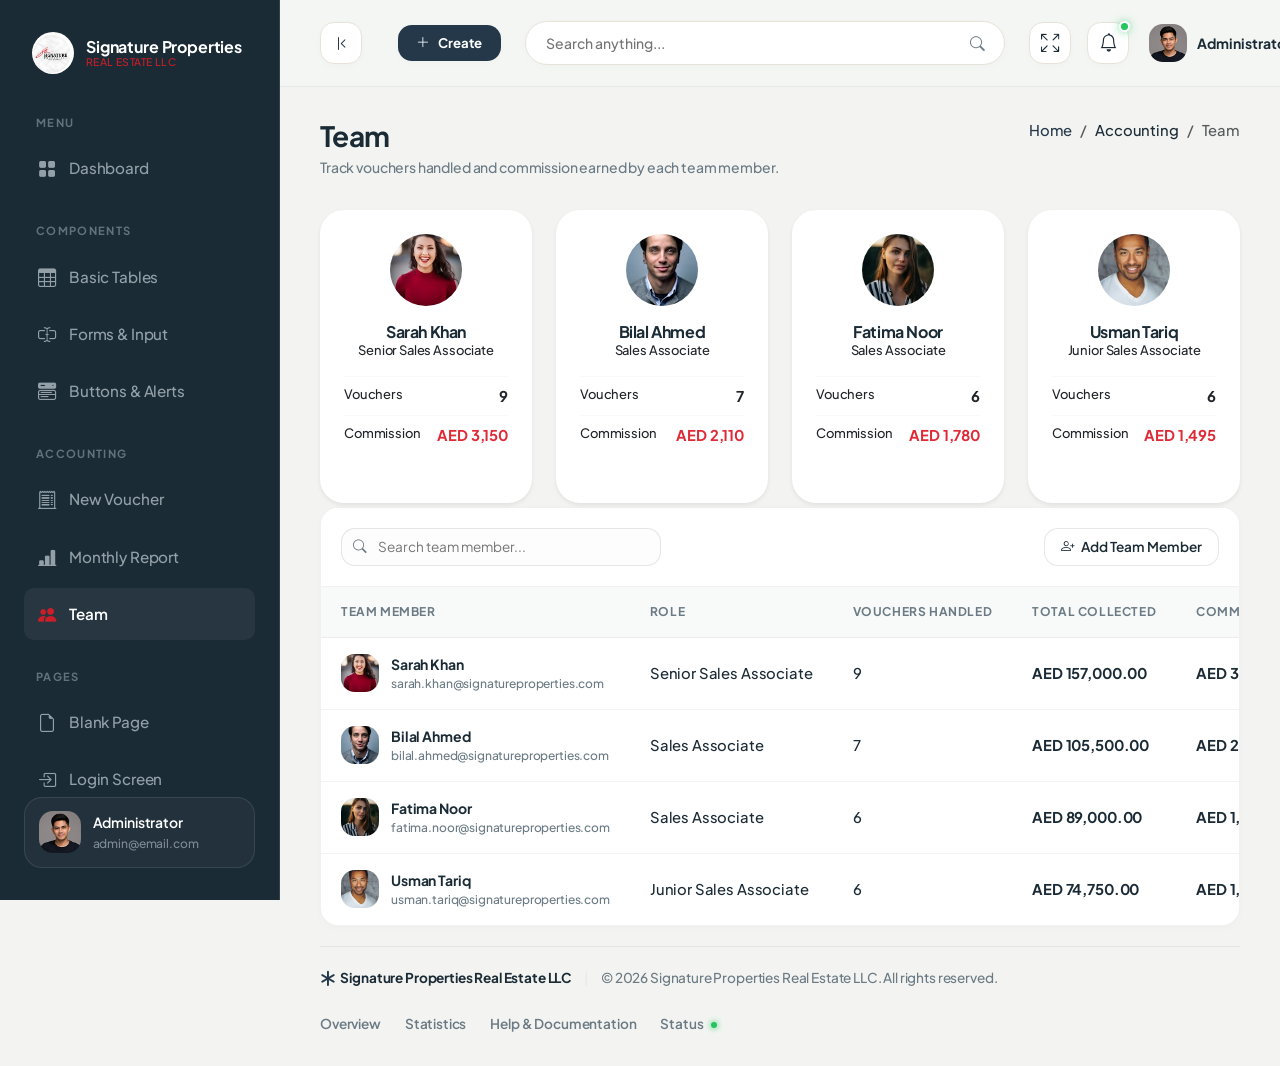
<file: dashboard/team.html>
<!DOCTYPE html>
<html lang="en">

<head>
  <meta charset="UTF-8">
  <meta name="viewport" content="width=device-width, initial-scale=1.0">
  <title>Team - Signature Properties Real Estate LLC - Admin Dashboard</title>

  <!-- SEO Optimization -->
  <meta name="description" content="Team - Signature Properties Real Estate LLC - Admin Dashboard">
  <meta name="author" content="Signature Properties Real Estate LLC">

  <!-- Favicon -->
  <link rel="icon" type="image/png" href="assets/images/favicon.ico">

  <!-- Local Third-Party Libraries (100% Offline Compatible) -->
  <link rel="stylesheet" href="assets/libs/bootstrap/css/bootstrap.min.css">
  <link rel="stylesheet" href="assets/libs/bootstrap-icons/bootstrap-icons.css">
  <link rel="stylesheet" href="assets/libs/apexcharts/apexcharts.css">
  <link rel="stylesheet" href="assets/libs/flatpickr/flatpickr.min.css">

  <!-- Main Design System & Custom Stylesheet -->
  <link rel="stylesheet" href="assets/css/main.css">
</head>

<body>

  <!-- ==========================================
         START: Sidebar Component
         Highly polished, dark-green navigation
         ========================================== -->
  <div class="sidebar-wrapper" id="sidebar">
    <!-- Brand Logo / Identity -->
    <a href="index.html" class="sidebar-brand">
      <img src="assets/images/logo.png" alt="Signature Properties Real Estate LLC" class="sidebar-brand-logo">
      <span class="sidebar-brand-text">
        <span class="brand-name-main">Signature Properties</span>
        <span class="brand-name-sub">Real Estate LLC</span>
      </span>
    </a>

    <!-- Navigation Menu -->
    <div class="flex-grow-1 overflow-y-auto">
      <!-- Group: Menu -->
      <div class="sidebar-menu-section">
        <div class="sidebar-menu-title">Menu</div>
        <ul class="sidebar-menu-list">
          <li class="sidebar-menu-item">
            <a href="index.html" class="sidebar-menu-link" id="menu-overview" title="Overview">
              <i class="bi bi-grid-fill"></i>
              <span>Dashboard</span>
            </a>
          </li>
        </ul>
      </div>

      <!-- Group: Components -->
      <div class="sidebar-menu-section">
        <div class="sidebar-menu-title">Components</div>
        <ul class="sidebar-menu-list">
          <li class="sidebar-menu-item">
            <a href="tables-basic.html" class="sidebar-menu-link" id="menu-basictables" title="Basic Tables">
              <i class="bi bi-table"></i>
              <span>Basic Tables</span>
            </a>
          </li>
          <li class="sidebar-menu-item">
            <a href="ui-forms.html" class="sidebar-menu-link" id="menu-uiforms" title="Forms and Input">
              <i class="bi bi-input-cursor-text"></i>
              <span>Forms & Input</span>
            </a>
          </li>
          <li class="sidebar-menu-item">
            <a href="ui-buttons.html" class="sidebar-menu-link" id="menu-uibuttons" title="Buttons">
              <i class="bi bi-menu-button-wide-fill"></i>
              <span>Buttons & Alerts</span>
            </a>
          </li>
        </ul>
      </div>

      <!-- Group: Accounting -->
      <div class="sidebar-menu-section">
        <div class="sidebar-menu-title">Accounting</div>
        <ul class="sidebar-menu-list">
          <li class="sidebar-menu-item">
            <a href="voucher.html" class="sidebar-menu-link" id="menu-voucher" title="New Voucher">
              <i class="bi bi-receipt-cutoff"></i>
              <span>New Voucher</span>
            </a>
          </li>
          <li class="sidebar-menu-item">
            <a href="accounting-report.html" class="sidebar-menu-link" id="menu-accountingreport" title="Monthly Report">
              <i class="bi bi-bar-chart-line-fill"></i>
              <span>Monthly Report</span>
            </a>
          </li>
          <li class="sidebar-menu-item">
            <a href="team.html" class="sidebar-menu-link active" id="menu-team" title="Team">
              <i class="bi bi-people-fill"></i>
              <span>Team</span>
            </a>
          </li>
        </ul>
      </div>

      <!-- Group: Pages -->
      <div class="sidebar-menu-section">
        <div class="sidebar-menu-title">Pages</div>
        <ul class="sidebar-menu-list">
          <li class="sidebar-menu-item">
            <a href="page-blank.html" class="sidebar-menu-link" id="menu-blankpage" title="Blank Page">
              <i class="bi bi-file-earmark"></i>
              <span>Blank Page</span>
            </a>
          </li>
          <li class="sidebar-menu-item">
            <a href="page-login.html" class="sidebar-menu-link" id="menu-loginpage" title="Login Page">
              <i class="bi bi-box-arrow-in-right"></i>
              <span>Login Screen</span>
            </a>
          </li>
          <li class="sidebar-menu-item">
            <a href="page-404.html" class="sidebar-menu-link" id="menu-404" title="404 Page">
              <i class="bi bi-slash-circle"></i>
              <span>Error 404</span>
            </a>
          </li>
        </ul>
      </div>
    </div>

    <!-- Sidebar Profile Card (Dynamic Footer) -->
    <div class="sidebar-profile">
      <img src="assets/images/avatar.png" alt="Administrator" class="sidebar-profile-img"
        onerror="this.src='https://images.unsplash.com/photo-1534528741775-53994a69daeb?q=80&w=256&auto=format&fit=crop'">
      <div class="sidebar-profile-info">
        <div class="sidebar-profile-name">Administrator</div>
        <div class="sidebar-profile-email">admin@email.com</div>
      </div>
    </div>
  </div>
  <!-- ==========================================
         END: Sidebar Component
         ========================================== -->


  <!-- ==========================================
         START: Main Content Area
         ========================================== -->
  <div class="main-wrapper">

    <!-- START: Top Navbar Component -->
    <header class="navbar-custom">
      <div class="navbar-left">
        <!-- Desktop sidebar toggle (visible on large screens only) -->
        <button class="btn-desktop-toggle d-none d-xl-flex align-items-center justify-content-center me-3"
          id="desktop-sidebar-toggle" aria-label="Minimize Sidebar">
          <i class="bi bi-chevron-bar-left"></i>
        </button>
        <!-- Mobile sidebar toggle -->
        <button class="sidebar-toggle-btn me-2" id="sidebar-toggle" aria-label="Toggle Navigation">
          <i class="bi bi-list"></i>
        </button>

        <!-- Quick Actions Dropdown -->
        <div class="dropdown ms-2">
          <button class="btn-quick-action dropdown-toggle" type="button" data-bs-toggle="dropdown" aria-expanded="false"
            id="quick-actions-dropdown">
            <i class="bi bi-plus-lg"></i>
            <span>Create</span>
          </button>
          <ul class="dropdown-menu dropdown-menu-quick-action" aria-labelledby="quick-actions-dropdown">
            <li class="dropdown-header">Quick Action Shortcuts</li>
            <li><a class="dropdown-item" href="#"><i class="bi bi-file-earmark-plus"></i> New Invoice</a></li>
            <li><a class="dropdown-item" href="#"><i class="bi bi-person-plus"></i> New User</a></li>
            <li><a class="dropdown-item" href="#"><i class="bi bi-box-seam"></i> New Product</a></li>
            <li>
              <hr class="dropdown-divider">
            </li>
            <li><a class="dropdown-item" href="#"><i class="bi bi-gear"></i> System Settings</a></li>
          </ul>
        </div>
      </div>

      <!-- Mid navbar: search pill -->
      <div class="navbar-search-wrapper">
        <input type="text" class="navbar-search-input" placeholder="Search anything..." id="main-search">
        <button class="navbar-search-btn" aria-label="Search">
          <i class="bi bi-search"></i>
        </button>
      </div>

      <!-- Right actions -->
      <div class="navbar-actions">
        <!-- Fullscreen Toggle -->
        <button class="navbar-action-btn me-1" aria-label="Toggle Fullscreen" id="btn-fullscreen">
          <i class="bi bi-arrows-fullscreen"></i>
        </button>
        <div class="dropdown">
          <button class="navbar-action-btn dropdown-toggle" type="button" data-bs-toggle="dropdown"
            aria-expanded="false" id="btn-notifications" data-bs-auto-close="outside">
            <i class="bi bi-bell"></i>
            <span class="navbar-action-badge"></span>
          </button>
          <div class="dropdown-menu dropdown-menu-end dropdown-menu-notification p-0"
            aria-labelledby="btn-notifications">
            <div class="notification-header">
              <h6 class="notification-title">Notifications</h6>
              <button class="btn-clear-all" type="button">Mark all read</button>
            </div>
            <div class="notification-list">
              <!-- Sale Notification -->
              <a href="#" class="notification-item">
                <div class="notification-icon bg-success text-white">
                  <i class="bi bi-wallet2"></i>
                </div>
                <div class="notification-content">
                  <p class="notification-text">New sale received: <strong>$150.00</strong></p>
                  <span class="notification-time">2 mins ago</span>
                </div>
                <span class="notification-unread-dot"></span>
              </a>
              <!-- User Registration Notification -->
              <a href="#" class="notification-item">
                <div class="notification-icon bg-primary text-white">
                  <i class="bi bi-person-plus-fill"></i>
                </div>
                <div class="notification-content">
                  <p class="notification-text">New user registered: <strong>John Doe</strong></p>
                  <span class="notification-time">1 hour ago</span>
                </div>
                <span class="notification-unread-dot"></span>
              </a>
              <!-- Low Stock Notification -->
              <a href="#" class="notification-item">
                <div class="notification-icon bg-warning text-dark">
                  <i class="bi bi-box-seam-fill"></i>
                </div>
                <div class="notification-content">
                  <p class="notification-text">Stock running low: <strong>Hoodie</strong></p>
                  <span class="notification-time">3 hours ago</span>
                </div>
              </a>
            </div>
            <a href="#" class="notification-footer">View All Notifications</a>
          </div>
        </div>

        <!-- Profile Dropdown -->
        <div class="dropdown ms-2">
          <button class="navbar-profile-btn dropdown-toggle" type="button" data-bs-toggle="dropdown"
            aria-expanded="false" id="profile-dropdown">
            <img src="assets/images/avatar.png" alt="Profile Image" class="navbar-profile-img">
            <span class="navbar-profile-name d-none d-md-inline">Administrator</span>
            <i class="bi bi-chevron-down navbar-profile-caret"></i>
          </button>
          <ul class="dropdown-menu dropdown-menu-end dropdown-menu-profile" aria-labelledby="profile-dropdown">
            <li class="dropdown-header">Welcome !</li>
            <li><a class="dropdown-item" href="#"><i class="bi bi-person"></i> My Account</a></li>
            <li><a class="dropdown-item" href="#"><i class="bi bi-gear"></i> Settings</a></li>
            <li><a class="dropdown-item" href="#"><i class="bi bi-lock"></i> Lock Screen</a></li>
            <li>
              <hr class="dropdown-divider">
            </li>
            <li><a class="dropdown-item text-danger" href="page-login.html"><i class="bi bi-box-arrow-right"></i>
                Logout</a></li>
          </ul>
        </div>
      </div>
    </header>
    <!-- END: Top Navbar Component -->

    <!-- START: Page Header Banner -->
    <div class="page-header">
      <div>
        <h1 class="page-title">Team</h1>
        <p class="page-subtitle">Track vouchers handled and commission earned by each team member.</p>
      </div>
      <nav aria-label="breadcrumb">
        <ol class="breadcrumb mb-0">
          <li class="breadcrumb-item"><a href="index.html" class="text-decoration-none text-muted-green">Home</a></li>
          <li class="breadcrumb-item text-muted-green">Accounting</li>
          <li class="breadcrumb-item active text-main" aria-current="page">Team</li>
        </ol>
      </nav>
    </div>
    <!-- END: Page Header Banner -->

    <!-- Team Member Cards -->
    <div class="row g-4 mb-1">
      <div class="col-md-6 col-xl-3">
        <div class="card border-light shadow-sm p-4 text-center h-100">
          <img src="assets/images/user_1.jpg" alt="Sarah Khan" class="rounded-circle mx-auto mb-3"
            style="width: 72px; height: 72px; object-fit: cover;" onerror="this.src='assets/images/avatar.png'">
          <h6 class="mb-0 fw-bold">Sarah Khan</h6>
          <p class="text-muted-green small mb-3">Senior Sales Associate</p>
          <div class="d-flex justify-content-between py-2 border-top border-light">
            <span class="text-muted-green small">Vouchers</span>
            <span class="fw-bold">9</span>
          </div>
          <div class="d-flex justify-content-between py-2 border-top border-light">
            <span class="text-muted-green small">Commission</span>
            <span class="fw-bold" style="color: var(--brand-lime-hover);">AED 3,150</span>
          </div>
        </div>
      </div>
      <div class="col-md-6 col-xl-3">
        <div class="card border-light shadow-sm p-4 text-center h-100">
          <img src="assets/images/user_2.jpg" alt="Bilal Ahmed" class="rounded-circle mx-auto mb-3"
            style="width: 72px; height: 72px; object-fit: cover;" onerror="this.src='assets/images/avatar.png'">
          <h6 class="mb-0 fw-bold">Bilal Ahmed</h6>
          <p class="text-muted-green small mb-3">Sales Associate</p>
          <div class="d-flex justify-content-between py-2 border-top border-light">
            <span class="text-muted-green small">Vouchers</span>
            <span class="fw-bold">7</span>
          </div>
          <div class="d-flex justify-content-between py-2 border-top border-light">
            <span class="text-muted-green small">Commission</span>
            <span class="fw-bold" style="color: var(--brand-lime-hover);">AED 2,110</span>
          </div>
        </div>
      </div>
      <div class="col-md-6 col-xl-3">
        <div class="card border-light shadow-sm p-4 text-center h-100">
          <img src="assets/images/user_3.jpg" alt="Fatima Noor" class="rounded-circle mx-auto mb-3"
            style="width: 72px; height: 72px; object-fit: cover;" onerror="this.src='assets/images/avatar.png'">
          <h6 class="mb-0 fw-bold">Fatima Noor</h6>
          <p class="text-muted-green small mb-3">Sales Associate</p>
          <div class="d-flex justify-content-between py-2 border-top border-light">
            <span class="text-muted-green small">Vouchers</span>
            <span class="fw-bold">6</span>
          </div>
          <div class="d-flex justify-content-between py-2 border-top border-light">
            <span class="text-muted-green small">Commission</span>
            <span class="fw-bold" style="color: var(--brand-lime-hover);">AED 1,780</span>
          </div>
        </div>
      </div>
      <div class="col-md-6 col-xl-3">
        <div class="card border-light shadow-sm p-4 text-center h-100">
          <img src="assets/images/user_4.jpg" alt="Usman Tariq" class="rounded-circle mx-auto mb-3"
            style="width: 72px; height: 72px; object-fit: cover;" onerror="this.src='assets/images/avatar.png'">
          <h6 class="mb-0 fw-bold">Usman Tariq</h6>
          <p class="text-muted-green small mb-3">Junior Sales Associate</p>
          <div class="d-flex justify-content-between py-2 border-top border-light">
            <span class="text-muted-green small">Vouchers</span>
            <span class="fw-bold">6</span>
          </div>
          <div class="d-flex justify-content-between py-2 border-top border-light">
            <span class="text-muted-green small">Commission</span>
            <span class="fw-bold" style="color: var(--brand-lime-hover);">AED 1,495</span>
          </div>
        </div>
      </div>
    </div>

    <!-- START: Team Table Card Container -->
    <div class="table-card-custom">
      <div class="table-header-control">
        <div class="table-search-box">
          <i class="bi bi-search table-search-icon"></i>
          <input type="text" class="table-search-input" placeholder="Search team member...">
        </div>
        <div class="table-filter-group">
          <button class="btn-table-action" type="button">
            <i class="bi bi-person-plus"></i> Add Team Member
          </button>
        </div>
      </div>

      <div class="table-responsive">
        <table class="table-custom">
          <thead>
            <tr>
              <th>Team Member</th>
              <th>Role</th>
              <th>Vouchers Handled</th>
              <th>Total Collected</th>
              <th>Commission Earned</th>
              <th>Status</th>
              <th class="text-center">Actions</th>
            </tr>
          </thead>
          <tbody>
            <tr>
              <td>
                <div class="table-user-cell">
                  <img src="assets/images/user_1.jpg" alt="Sarah Khan" class="table-user-avatar"
                    onerror="this.src='assets/images/avatar.png'">
                  <div>
                    <div class="table-user-name">Sarah Khan</div>
                    <div class="table-user-sub">sarah.khan@signatureproperties.com</div>
                  </div>
                </div>
              </td>
              <td>Senior Sales Associate</td>
              <td>9</td>
              <td class="table-amount">AED 157,000.00</td>
              <td class="table-amount">AED 3,150.00</td>
              <td><span class="badge-table success">Active</span></td>
              <td>
                <div class="d-flex justify-content-center gap-1">
                  <a href="#" class="table-btn-action" title="View details"><i class="bi bi-eye"></i></a>
                  <a href="#" class="table-btn-action" title="Edit row"><i class="bi bi-pencil"></i></a>
                </div>
              </td>
            </tr>
            <tr>
              <td>
                <div class="table-user-cell">
                  <img src="assets/images/user_2.jpg" alt="Bilal Ahmed" class="table-user-avatar"
                    onerror="this.src='assets/images/avatar.png'">
                  <div>
                    <div class="table-user-name">Bilal Ahmed</div>
                    <div class="table-user-sub">bilal.ahmed@signatureproperties.com</div>
                  </div>
                </div>
              </td>
              <td>Sales Associate</td>
              <td>7</td>
              <td class="table-amount">AED 105,500.00</td>
              <td class="table-amount">AED 2,110.00</td>
              <td><span class="badge-table success">Active</span></td>
              <td>
                <div class="d-flex justify-content-center gap-1">
                  <a href="#" class="table-btn-action" title="View details"><i class="bi bi-eye"></i></a>
                  <a href="#" class="table-btn-action" title="Edit row"><i class="bi bi-pencil"></i></a>
                </div>
              </td>
            </tr>
            <tr>
              <td>
                <div class="table-user-cell">
                  <img src="assets/images/user_3.jpg" alt="Fatima Noor" class="table-user-avatar"
                    onerror="this.src='assets/images/avatar.png'">
                  <div>
                    <div class="table-user-name">Fatima Noor</div>
                    <div class="table-user-sub">fatima.noor@signatureproperties.com</div>
                  </div>
                </div>
              </td>
              <td>Sales Associate</td>
              <td>6</td>
              <td class="table-amount">AED 89,000.00</td>
              <td class="table-amount">AED 1,780.00</td>
              <td><span class="badge-table success">Active</span></td>
              <td>
                <div class="d-flex justify-content-center gap-1">
                  <a href="#" class="table-btn-action" title="View details"><i class="bi bi-eye"></i></a>
                  <a href="#" class="table-btn-action" title="Edit row"><i class="bi bi-pencil"></i></a>
                </div>
              </td>
            </tr>
            <tr>
              <td>
                <div class="table-user-cell">
                  <img src="assets/images/user_4.jpg" alt="Usman Tariq" class="table-user-avatar"
                    onerror="this.src='assets/images/avatar.png'">
                  <div>
                    <div class="table-user-name">Usman Tariq</div>
                    <div class="table-user-sub">usman.tariq@signatureproperties.com</div>
                  </div>
                </div>
              </td>
              <td>Junior Sales Associate</td>
              <td>6</td>
              <td class="table-amount">AED 74,750.00</td>
              <td class="table-amount">AED 1,495.00</td>
              <td><span class="badge-table pending">On Leave</span></td>
              <td>
                <div class="d-flex justify-content-center gap-1">
                  <a href="#" class="table-btn-action" title="View details"><i class="bi bi-eye"></i></a>
                  <a href="#" class="table-btn-action" title="Edit row"><i class="bi bi-pencil"></i></a>
                </div>
              </td>
            </tr>
          </tbody>
        </table>
      </div>
    </div>
    <!-- END: Team Table Card Container -->
    <!-- START: Footer Component -->
    <footer class="footer-custom">
      <div class="footer-left">
        <span class="footer-logo">
          <i class="bi bi-asterisk"></i> Signature Properties Real Estate LLC
        </span>
        <span class="footer-separator">|</span>
        <span class="footer-copy">&copy; 2026 Signature Properties Real Estate LLC. All rights reserved.</span>
      </div>
      <div class="footer-right">
        <ul class="footer-links">
          <li><a href="#" class="footer-link">Overview</a></li>
          <li><a href="#" class="footer-link">Statistics</a></li>
          <li><a href="#" class="footer-link">Help & Documentation</a></li>
          <li><a href="#" class="footer-link">Status <span class="status-dot"></span></a></li>
        </ul>
      </div>
    </footer>
    <!-- END: Footer Component -->

  </div>
  <!-- ==========================================
         END: Main Content Area
         ========================================== -->

  <!-- Local Third-Party Libraries Script dependencies -->
  <script src="assets/libs/bootstrap/js/bootstrap.bundle.min.js"></script>
  <script src="assets/libs/apexcharts/apexcharts.min.js"></script>
  <script src="assets/libs/flatpickr/flatpickr.min.js"></script>

  <!-- Local dashboard interactions controller -->
  <script src="assets/js/dashboard.js"></script>
</body>

</html>
</file>
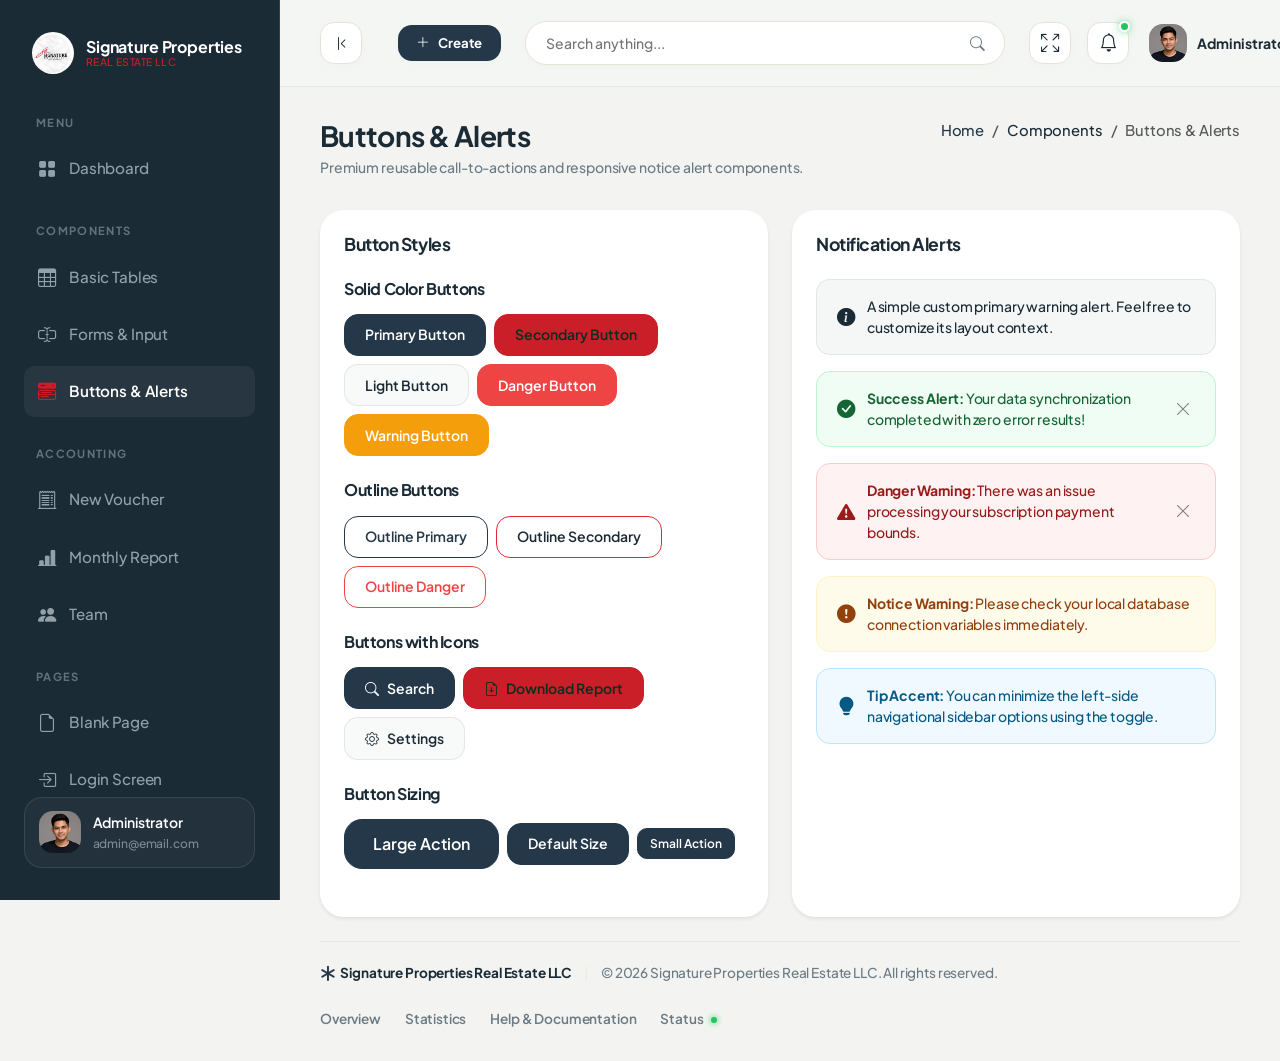
<file: dashboard/ui-buttons.html>
<!DOCTYPE html>
<html lang="en">

<head>
  <meta charset="UTF-8">
  <meta name="viewport" content="width=device-width, initial-scale=1.0">
  <title>UI Button - Signature Properties Real Estate LLC - Admin Dashboard</title>

  <!-- SEO Optimization -->
  <meta name="description" content="UI Button - Signature Properties Real Estate LLC - Admin Dashboard">
  <meta name="author" content="Signature Properties Real Estate LLC">

  <!-- Favicon -->
  <link rel="icon" type="image/png" href="assets/images/favicon.ico">

  <!-- Local Third-Party Libraries (100% Offline Compatible) -->
  <link rel="stylesheet" href="assets/libs/bootstrap/css/bootstrap.min.css">
  <link rel="stylesheet" href="assets/libs/bootstrap-icons/bootstrap-icons.css">
  <link rel="stylesheet" href="assets/libs/apexcharts/apexcharts.css">
  <link rel="stylesheet" href="assets/libs/flatpickr/flatpickr.min.css">

  <!-- Main Design System & Custom Stylesheet -->
  <link rel="stylesheet" href="assets/css/main.css">
</head>

<body>

  <!-- ==========================================
         START: Sidebar Component
         Highly polished, dark-green navigation
         ========================================== -->
  <div class="sidebar-wrapper" id="sidebar">
    <!-- Brand Logo / Identity -->
    <a href="index.html" class="sidebar-brand">
      <img src="assets/images/logo.png" alt="Signature Properties Real Estate LLC" class="sidebar-brand-logo">
      <span class="sidebar-brand-text">
        <span class="brand-name-main">Signature Properties</span>
        <span class="brand-name-sub">Real Estate LLC</span>
      </span>
    </a>

    <!-- Navigation Menu -->
    <div class="flex-grow-1 overflow-y-auto">
      <!-- Group: Menu -->
      <div class="sidebar-menu-section">
        <div class="sidebar-menu-title">Menu</div>
        <ul class="sidebar-menu-list">
          <li class="sidebar-menu-item">
            <a href="index.html" class="sidebar-menu-link" id="menu-overview" title="Overview">
              <i class="bi bi-grid-fill"></i>
              <span>Dashboard</span>
            </a>
          </li>
        </ul>
      </div>

      <!-- Group: Components -->
      <div class="sidebar-menu-section">
        <div class="sidebar-menu-title">Components</div>
        <ul class="sidebar-menu-list">
          <li class="sidebar-menu-item">
            <a href="tables-basic.html" class="sidebar-menu-link" id="menu-basictables" title="Basic Tables">
              <i class="bi bi-table"></i>
              <span>Basic Tables</span>
            </a>
          </li>
          <li class="sidebar-menu-item">
            <a href="ui-forms.html" class="sidebar-menu-link" id="menu-uiforms" title="Forms and Input">
              <i class="bi bi-input-cursor-text"></i>
              <span>Forms & Input</span>
            </a>
          </li>
          <li class="sidebar-menu-item">
            <a href="ui-buttons.html" class="sidebar-menu-link active" id="menu-uibuttons" title="Buttons">
              <i class="bi bi-menu-button-wide-fill"></i>
              <span>Buttons & Alerts</span>
            </a>
          </li>
        </ul>
      </div>

      <!-- Group: Accounting -->
      <div class="sidebar-menu-section">
        <div class="sidebar-menu-title">Accounting</div>
        <ul class="sidebar-menu-list">
          <li class="sidebar-menu-item">
            <a href="voucher.html" class="sidebar-menu-link" id="menu-voucher" title="New Voucher">
              <i class="bi bi-receipt-cutoff"></i>
              <span>New Voucher</span>
            </a>
          </li>
          <li class="sidebar-menu-item">
            <a href="accounting-report.html" class="sidebar-menu-link" id="menu-accountingreport" title="Monthly Report">
              <i class="bi bi-bar-chart-line-fill"></i>
              <span>Monthly Report</span>
            </a>
          </li>
          <li class="sidebar-menu-item">
            <a href="team.html" class="sidebar-menu-link" id="menu-team" title="Team">
              <i class="bi bi-people-fill"></i>
              <span>Team</span>
            </a>
          </li>
        </ul>
      </div>

      <!-- Group: Pages -->
      <div class="sidebar-menu-section">
        <div class="sidebar-menu-title">Pages</div>
        <ul class="sidebar-menu-list">
          <li class="sidebar-menu-item">
            <a href="page-blank.html" class="sidebar-menu-link" id="menu-blankpage" title="Blank Page">
              <i class="bi bi-file-earmark"></i>
              <span>Blank Page</span>
            </a>
          </li>
          <li class="sidebar-menu-item">
            <a href="page-login.html" class="sidebar-menu-link" id="menu-loginpage" title="Login Page">
              <i class="bi bi-box-arrow-in-right"></i>
              <span>Login Screen</span>
            </a>
          </li>
          <li class="sidebar-menu-item">
            <a href="page-404.html" class="sidebar-menu-link" id="menu-404" title="404 Page">
              <i class="bi bi-slash-circle"></i>
              <span>Error 404</span>
            </a>
          </li>
        </ul>
      </div>
    </div>

    <!-- Sidebar Profile Card (Dynamic Footer) -->
    <div class="sidebar-profile">
      <img src="assets/images/avatar.png" alt="Administrator" class="sidebar-profile-img"
        onerror="this.src='https://images.unsplash.com/photo-1534528741775-53994a69daeb?q=80&w=256&auto=format&fit=crop'">
      <div class="sidebar-profile-info">
        <div class="sidebar-profile-name">Administrator</div>
        <div class="sidebar-profile-email">admin@email.com</div>
      </div>
    </div>
  </div>
  <!-- ==========================================
         END: Sidebar Component
         ========================================== -->


  <!-- ==========================================
         START: Main Content Area
         ========================================== -->
  <div class="main-wrapper">

    <!-- START: Top Navbar Component -->
    <header class="navbar-custom">
      <div class="navbar-left">
        <!-- Desktop sidebar toggle -->
        <button class="btn-desktop-toggle d-none d-xl-flex align-items-center justify-content-center me-3"
          id="desktop-sidebar-toggle" aria-label="Minimize Sidebar">
          <i class="bi bi-chevron-bar-left"></i>
        </button>
        <!-- Mobile sidebar toggle -->
        <button class="sidebar-toggle-btn me-2" id="sidebar-toggle" aria-label="Toggle Navigation">
          <i class="bi bi-list"></i>
        </button>

        <!-- Quick Actions Dropdown -->
        <div class="dropdown ms-2">
          <button class="btn-quick-action dropdown-toggle" type="button" data-bs-toggle="dropdown" aria-expanded="false"
            id="quick-actions-dropdown">
            <i class="bi bi-plus-lg"></i>
            <span>Create</span>
          </button>
          <ul class="dropdown-menu dropdown-menu-quick-action" aria-labelledby="quick-actions-dropdown">
            <li class="dropdown-header">Quick Action Shortcuts</li>
            <li><a class="dropdown-item" href="#"><i class="bi bi-file-earmark-plus"></i> New Invoice</a></li>
            <li><a class="dropdown-item" href="#"><i class="bi bi-person-plus"></i> New User</a></li>
            <li><a class="dropdown-item" href="#"><i class="bi bi-box-seam"></i> New Product</a></li>
            <li>
              <hr class="dropdown-divider">
            </li>
            <li><a class="dropdown-item" href="#"><i class="bi bi-gear"></i> System Settings</a></li>
          </ul>
        </div>
      </div>

      <!-- Mid navbar: search pill -->
      <div class="navbar-search-wrapper">
        <input type="text" class="navbar-search-input" placeholder="Search anything..." id="main-search">
        <button class="navbar-search-btn" aria-label="Search">
          <i class="bi bi-search"></i>
        </button>
      </div>

      <!-- Right actions -->
      <div class="navbar-actions">
        <!-- Fullscreen Toggle -->
        <button class="navbar-action-btn me-1" aria-label="Toggle Fullscreen" id="btn-fullscreen">
          <i class="bi bi-arrows-fullscreen"></i>
        </button>
        <div class="dropdown">
          <button class="navbar-action-btn dropdown-toggle" type="button" data-bs-toggle="dropdown"
            aria-expanded="false" id="btn-notifications" data-bs-auto-close="outside">
            <i class="bi bi-bell"></i>
            <span class="navbar-action-badge"></span>
          </button>
          <div class="dropdown-menu dropdown-menu-end dropdown-menu-notification p-0"
            aria-labelledby="btn-notifications">
            <div class="notification-header">
              <h6 class="notification-title">Notifications</h6>
              <button class="btn-clear-all" type="button">Mark all read</button>
            </div>
            <div class="notification-list">
              <a href="#" class="notification-item">
                <div class="notification-icon bg-success text-white">
                  <i class="bi bi-wallet2"></i>
                </div>
                <div class="notification-content">
                  <p class="notification-text">New sale received: <strong>$150.00</strong></p>
                  <span class="notification-time">2 mins ago</span>
                </div>
                <span class="notification-unread-dot"></span>
              </a>
            </div>
            <a href="#" class="notification-footer">View All Notifications</a>
          </div>
        </div>

        <!-- Profile Dropdown -->
        <div class="dropdown ms-2">
          <button class="navbar-profile-btn dropdown-toggle" type="button" data-bs-toggle="dropdown"
            aria-expanded="false" id="profile-dropdown">
            <img src="assets/images/avatar.png" alt="Profile Image" class="navbar-profile-img">
            <span class="navbar-profile-name d-none d-md-inline">Administrator</span>
            <i class="bi bi-chevron-down navbar-profile-caret"></i>
          </button>
          <ul class="dropdown-menu dropdown-menu-end dropdown-menu-profile" aria-labelledby="profile-dropdown">
            <li><a class="dropdown-item text-danger" href="page-login.html"><i class="bi bi-box-arrow-right"></i>
                Logout</a></li>
          </ul>
        </div>
      </div>
    </header>
    <!-- END: Top Navbar Component -->

    <!-- START: Page Header Banner -->
    <div class="page-header">
      <div>
        <h1 class="page-title">Buttons & Alerts</h1>
        <p class="page-subtitle">Premium reusable call-to-actions and responsive notice alert components.</p>
      </div>
      <nav aria-label="breadcrumb">
        <ol class="breadcrumb mb-0">
          <li class="breadcrumb-item"><a href="index.html" class="text-decoration-none text-muted-green">Home</a></li>
          <li class="breadcrumb-item text-muted-green">Components</li>
          <li class="breadcrumb-item active text-main" aria-current="page">Buttons & Alerts</li>
        </ol>
      </nav>
    </div>
    <!-- END: Page Header Banner -->

    <!-- START: Main Components Grid Layout -->
    <div class="row g-4 mb-4">

      <!-- Column 1: Custom Buttons -->
      <div class="col-12 col-lg-6">
        <div class="card border-light shadow-sm p-4 h-100">
          <h5 class="card-title mb-4">Button Styles</h5>

          <h6 class="mb-3">Solid Color Buttons</h6>
          <div class="d-flex flex-wrap gap-2 mb-4">
            <button class="btn-custom btn-custom-primary" type="button">Primary Button</button>
            <button class="btn-custom btn-custom-secondary" type="button">Secondary Button</button>
            <button class="btn-custom btn-custom-light" type="button">Light Button</button>
            <button class="btn-custom btn-custom-danger" type="button">Danger Button</button>
            <button class="btn-custom btn-custom-warning" type="button">Warning Button</button>
          </div>

          <h6 class="mb-3">Outline Buttons</h6>
          <div class="d-flex flex-wrap gap-2 mb-4">
            <button class="btn-custom btn-custom-outline-primary" type="button">Outline Primary</button>
            <button class="btn-custom btn-custom-outline-secondary" type="button">Outline Secondary</button>
            <button class="btn-custom btn-custom-outline-danger" type="button">Outline Danger</button>
          </div>

          <h6 class="mb-3">Buttons with Icons</h6>
          <div class="d-flex flex-wrap gap-2 mb-4">
            <button class="btn-custom btn-custom-primary" type="button">
              <i class="bi bi-search"></i> Search
            </button>
            <button class="btn-custom btn-custom-secondary" type="button">
              <i class="bi bi-file-earmark-arrow-down"></i> Download Report
            </button>
            <button class="btn-custom btn-custom-light" type="button">
              <i class="bi bi-gear"></i> Settings
            </button>
          </div>

          <h6 class="mb-3">Button Sizing</h6>
          <div class="d-flex flex-wrap align-items-center gap-2">
            <button class="btn-custom btn-custom-primary btn-custom-lg" type="button">Large Action</button>
            <button class="btn-custom btn-custom-primary" type="button">Default Size</button>
            <button class="btn-custom btn-custom-primary btn-custom-sm" type="button">Small Action</button>
          </div>
        </div>
      </div>

      <!-- Column 2: Reusable Alerts -->
      <div class="col-12 col-lg-6">
        <div class="card border-light shadow-sm p-4 h-100">
          <h5 class="card-title mb-4">Notification Alerts</h5>

          <!-- Alert Primary -->
          <div class="alert-custom alert-custom-primary">
            <i class="bi bi-info-circle-fill alert-custom-icon"></i>
            <div class="alert-custom-content">
              A simple custom primary warning alert. Feel free to customize its layout context.
            </div>
          </div>

          <!-- Alert Success -->
          <div class="alert-custom alert-custom-success">
            <i class="bi bi-check-circle-fill alert-custom-icon"></i>
            <div class="alert-custom-content">
              <strong>Success Alert:</strong> Your data synchronization completed with zero error results!
            </div>
            <button class="alert-custom-close" type="button" aria-label="Close" onclick="this.parentElement.remove();">
              <i class="bi bi-x-lg"></i>
            </button>
          </div>

          <!-- Alert Danger -->
          <div class="alert-custom alert-custom-danger">
            <i class="bi bi-exclamation-triangle-fill alert-custom-icon"></i>
            <div class="alert-custom-content">
              <strong>Danger Warning:</strong> There was an issue processing your subscription payment bounds.
            </div>
            <button class="alert-custom-close" type="button" aria-label="Close" onclick="this.parentElement.remove();">
              <i class="bi bi-x-lg"></i>
            </button>
          </div>

          <!-- Alert Warning -->
          <div class="alert-custom alert-custom-warning">
            <i class="bi bi-exclamation-circle-fill alert-custom-icon"></i>
            <div class="alert-custom-content">
              <strong>Notice Warning:</strong> Please check your local database connection variables immediately.
            </div>
          </div>

          <!-- Alert Info -->
          <div class="alert-custom alert-custom-info">
            <i class="bi bi-lightbulb-fill alert-custom-icon"></i>
            <div class="alert-custom-content">
              <strong>Tip Accent:</strong> You can minimize the left-side navigational sidebar options using the toggle.
            </div>
          </div>
        </div>
      </div>

    </div>
    <!-- END: Main Components Grid Layout -->

    <!-- START: Footer Component -->
    <footer class="footer-custom">
      <div class="footer-left">
        <span class="footer-logo">
          <i class="bi bi-asterisk"></i> Signature Properties Real Estate LLC
        </span>
        <span class="footer-separator">|</span>
        <span class="footer-copy">&copy; 2026 Signature Properties Real Estate LLC. All rights reserved.</span>
      </div>
      <div class="footer-right">
        <ul class="footer-links">
          <li><a href="#" class="footer-link">Overview</a></li>
          <li><a href="#" class="footer-link">Statistics</a></li>
          <li><a href="#" class="footer-link">Help & Documentation</a></li>
          <li><a href="#" class="footer-link">Status <span class="status-dot"></span></a></li>
        </ul>
      </div>
    </footer>
    <!-- END: Footer Component -->

  </div>
  <!-- ==========================================
         END: Main Content Area
         ========================================== -->

  <!-- Local Third-Party Libraries Script dependencies -->
  <script src="assets/libs/bootstrap/js/bootstrap.bundle.min.js"></script>
  <script src="assets/libs/apexcharts/apexcharts.min.js"></script>
  <script src="assets/libs/flatpickr/flatpickr.min.js"></script>

  <!-- Local dashboard interactions controller -->
  <script src="assets/js/dashboard.js"></script>
</body>

</html>
</file>
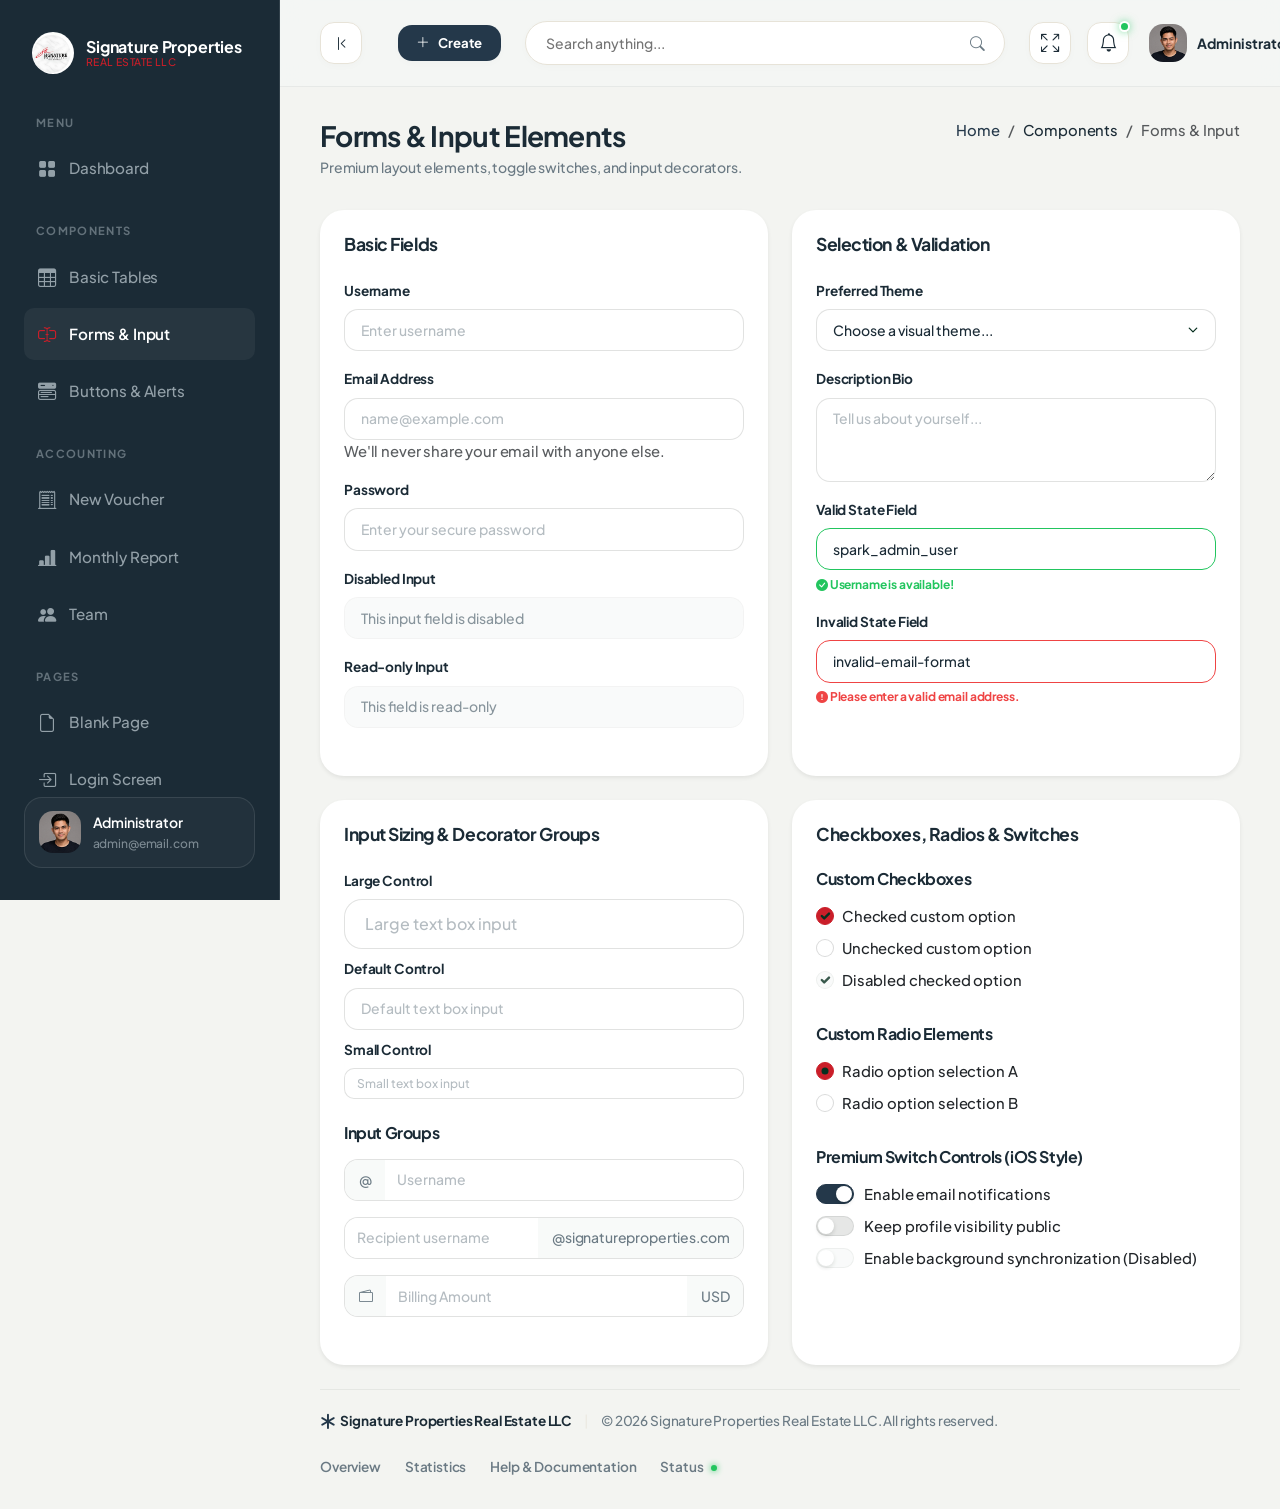
<file: dashboard/ui-forms.html>
<!DOCTYPE html>
<html lang="en">

<head>
  <meta charset="UTF-8">
  <meta name="viewport" content="width=device-width, initial-scale=1.0">
  <title>UI Forms - Signature Properties Real Estate LLC - Admin Dashboard</title>

  <!-- SEO Optimization -->
  <meta name="description" content="UI Forms - Signature Properties Real Estate LLC - Admin Dashboard">
  <meta name="author" content="Signature Properties Real Estate LLC">

  <!-- Favicon -->
  <link rel="icon" type="image/png" href="assets/images/favicon.ico">

  <!-- Local Third-Party Libraries (100% Offline Compatible) -->
  <link rel="stylesheet" href="assets/libs/bootstrap/css/bootstrap.min.css">
  <link rel="stylesheet" href="assets/libs/bootstrap-icons/bootstrap-icons.css">
  <link rel="stylesheet" href="assets/libs/apexcharts/apexcharts.css">
  <link rel="stylesheet" href="assets/libs/flatpickr/flatpickr.min.css">

  <!-- Main Design System & Custom Stylesheet -->
  <link rel="stylesheet" href="assets/css/main.css">
</head>

<body>

  <!-- ==========================================
         START: Sidebar Component
         Highly polished, dark-green navigation
         ========================================== -->
  <div class="sidebar-wrapper" id="sidebar">
    <!-- Brand Logo / Identity -->
    <a href="index.html" class="sidebar-brand">
      <img src="assets/images/logo.png" alt="Signature Properties Real Estate LLC" class="sidebar-brand-logo">
      <span class="sidebar-brand-text">
        <span class="brand-name-main">Signature Properties</span>
        <span class="brand-name-sub">Real Estate LLC</span>
      </span>
    </a>

    <!-- Navigation Menu -->
    <div class="flex-grow-1 overflow-y-auto">
      <!-- Group: Menu -->
      <div class="sidebar-menu-section">
        <div class="sidebar-menu-title">Menu</div>
        <ul class="sidebar-menu-list">
          <li class="sidebar-menu-item">
            <a href="index.html" class="sidebar-menu-link" id="menu-overview" title="Overview">
              <i class="bi bi-grid-fill"></i>
              <span>Dashboard</span>
            </a>
          </li>
        </ul>
      </div>

      <!-- Group: Components -->
      <div class="sidebar-menu-section">
        <div class="sidebar-menu-title">Components</div>
        <ul class="sidebar-menu-list">
          <li class="sidebar-menu-item">
            <a href="tables-basic.html" class="sidebar-menu-link" id="menu-basictables" title="Basic Tables">
              <i class="bi bi-table"></i>
              <span>Basic Tables</span>
            </a>
          </li>
          <li class="sidebar-menu-item">
            <a href="ui-forms.html" class="sidebar-menu-link active" id="menu-uiforms" title="Forms and Input">
              <i class="bi bi-input-cursor-text"></i>
              <span>Forms & Input</span>
            </a>
          </li>
          <li class="sidebar-menu-item">
            <a href="ui-buttons.html" class="sidebar-menu-link" id="menu-uibuttons" title="Buttons">
              <i class="bi bi-menu-button-wide-fill"></i>
              <span>Buttons & Alerts</span>
            </a>
          </li>
        </ul>
      </div>

      <!-- Group: Accounting -->
      <div class="sidebar-menu-section">
        <div class="sidebar-menu-title">Accounting</div>
        <ul class="sidebar-menu-list">
          <li class="sidebar-menu-item">
            <a href="voucher.html" class="sidebar-menu-link" id="menu-voucher" title="New Voucher">
              <i class="bi bi-receipt-cutoff"></i>
              <span>New Voucher</span>
            </a>
          </li>
          <li class="sidebar-menu-item">
            <a href="accounting-report.html" class="sidebar-menu-link" id="menu-accountingreport" title="Monthly Report">
              <i class="bi bi-bar-chart-line-fill"></i>
              <span>Monthly Report</span>
            </a>
          </li>
          <li class="sidebar-menu-item">
            <a href="team.html" class="sidebar-menu-link" id="menu-team" title="Team">
              <i class="bi bi-people-fill"></i>
              <span>Team</span>
            </a>
          </li>
        </ul>
      </div>

      <!-- Group: Pages -->
      <div class="sidebar-menu-section">
        <div class="sidebar-menu-title">Pages</div>
        <ul class="sidebar-menu-list">
          <li class="sidebar-menu-item">
            <a href="page-blank.html" class="sidebar-menu-link" id="menu-blankpage" title="Blank Page">
              <i class="bi bi-file-earmark"></i>
              <span>Blank Page</span>
            </a>
          </li>
          <li class="sidebar-menu-item">
            <a href="page-login.html" class="sidebar-menu-link" id="menu-loginpage" title="Login Page">
              <i class="bi bi-box-arrow-in-right"></i>
              <span>Login Screen</span>
            </a>
          </li>
          <li class="sidebar-menu-item">
            <a href="page-404.html" class="sidebar-menu-link" id="menu-404" title="404 Page">
              <i class="bi bi-slash-circle"></i>
              <span>Error 404</span>
            </a>
          </li>
        </ul>
      </div>
    </div>

    <!-- Sidebar Profile Card (Dynamic Footer) -->
    <div class="sidebar-profile">
      <img src="assets/images/avatar.png" alt="Administrator" class="sidebar-profile-img"
        onerror="this.src='https://images.unsplash.com/photo-1534528741775-53994a69daeb?q=80&w=256&auto=format&fit=crop'">
      <div class="sidebar-profile-info">
        <div class="sidebar-profile-name">Administrator</div>
        <div class="sidebar-profile-email">admin@email.com</div>
      </div>
    </div>
  </div>
  <!-- ==========================================
         END: Sidebar Component
         ========================================== -->


  <!-- ==========================================
         START: Main Content Area
         ========================================== -->
  <div class="main-wrapper">

    <!-- START: Top Navbar Component -->
    <header class="navbar-custom">
      <div class="navbar-left">
        <!-- Desktop sidebar toggle -->
        <button class="btn-desktop-toggle d-none d-xl-flex align-items-center justify-content-center me-3"
          id="desktop-sidebar-toggle" aria-label="Minimize Sidebar">
          <i class="bi bi-chevron-bar-left"></i>
        </button>
        <!-- Mobile sidebar toggle -->
        <button class="sidebar-toggle-btn me-2" id="sidebar-toggle" aria-label="Toggle Navigation">
          <i class="bi bi-list"></i>
        </button>

        <!-- Quick Actions Dropdown -->
        <div class="dropdown ms-2">
          <button class="btn-quick-action dropdown-toggle" type="button" data-bs-toggle="dropdown" aria-expanded="false"
            id="quick-actions-dropdown">
            <i class="bi bi-plus-lg"></i>
            <span>Create</span>
          </button>
          <ul class="dropdown-menu dropdown-menu-quick-action" aria-labelledby="quick-actions-dropdown">
            <li class="dropdown-header">Quick Action Shortcuts</li>
            <li><a class="dropdown-item" href="#"><i class="bi bi-file-earmark-plus"></i> New Invoice</a></li>
            <li><a class="dropdown-item" href="#"><i class="bi bi-person-plus"></i> New User</a></li>
            <li><a class="dropdown-item" href="#"><i class="bi bi-box-seam"></i> New Product</a></li>
            <li>
              <hr class="dropdown-divider">
            </li>
            <li><a class="dropdown-item" href="#"><i class="bi bi-gear"></i> System Settings</a></li>
          </ul>
        </div>
      </div>

      <!-- Mid navbar: search pill -->
      <div class="navbar-search-wrapper">
        <input type="text" class="navbar-search-input" placeholder="Search anything..." id="main-search">
        <button class="navbar-search-btn" aria-label="Search">
          <i class="bi bi-search"></i>
        </button>
      </div>

      <!-- Right actions -->
      <div class="navbar-actions">
        <!-- Fullscreen Toggle -->
        <button class="navbar-action-btn me-1" aria-label="Toggle Fullscreen" id="btn-fullscreen">
          <i class="bi bi-arrows-fullscreen"></i>
        </button>
        <div class="dropdown">
          <button class="navbar-action-btn dropdown-toggle" type="button" data-bs-toggle="dropdown"
            aria-expanded="false" id="btn-notifications" data-bs-auto-close="outside">
            <i class="bi bi-bell"></i>
            <span class="navbar-action-badge"></span>
          </button>
          <div class="dropdown-menu dropdown-menu-end dropdown-menu-notification p-0"
            aria-labelledby="btn-notifications">
            <div class="notification-header">
              <h6 class="notification-title">Notifications</h6>
              <button class="btn-clear-all" type="button">Mark all read</button>
            </div>
            <div class="notification-list">
              <a href="#" class="notification-item">
                <div class="notification-icon bg-success text-white">
                  <i class="bi bi-wallet2"></i>
                </div>
                <div class="notification-content">
                  <p class="notification-text">New sale received: <strong>$150.00</strong></p>
                  <span class="notification-time">2 mins ago</span>
                </div>
                <span class="notification-unread-dot"></span>
              </a>
              <a href="#" class="notification-item">
                <div class="notification-icon bg-primary text-white">
                  <i class="bi bi-person-plus-fill"></i>
                </div>
                <div class="notification-content">
                  <p class="notification-text">New user registered: <strong>John Doe</strong></p>
                  <span class="notification-time">1 hour ago</span>
                </div>
                <span class="notification-unread-dot"></span>
              </a>
            </div>
            <a href="#" class="notification-footer">View All Notifications</a>
          </div>
        </div>

        <!-- Profile Dropdown -->
        <div class="dropdown ms-2">
          <button class="navbar-profile-btn dropdown-toggle" type="button" data-bs-toggle="dropdown"
            aria-expanded="false" id="profile-dropdown">
            <img src="assets/images/avatar.png" alt="Profile Image" class="navbar-profile-img">
            <span class="navbar-profile-name d-none d-md-inline">Administrator</span>
            <i class="bi bi-chevron-down navbar-profile-caret"></i>
          </button>
          <ul class="dropdown-menu dropdown-menu-end dropdown-menu-profile" aria-labelledby="profile-dropdown">
            <li class="dropdown-header">Welcome !</li>
            <li><a class="dropdown-item" href="#"><i class="bi bi-person"></i> My Account</a></li>
            <li><a class="dropdown-item" href="#"><i class="bi bi-gear"></i> Settings</a></li>
            <li>
              <hr class="dropdown-divider">
            </li>
            <li><a class="dropdown-item text-danger" href="page-login.html"><i class="bi bi-box-arrow-right"></i>
                Logout</a></li>
          </ul>
        </div>
      </div>
    </header>
    <!-- END: Top Navbar Component -->

    <!-- START: Page Header Banner -->
    <div class="page-header">
      <div>
        <h1 class="page-title">Forms & Input Elements</h1>
        <p class="page-subtitle">Premium layout elements, toggle switches, and input decorators.</p>
      </div>
      <nav aria-label="breadcrumb">
        <ol class="breadcrumb mb-0">
          <li class="breadcrumb-item"><a href="index.html" class="text-decoration-none text-muted-green">Home</a></li>
          <li class="breadcrumb-item text-muted-green">Components</li>
          <li class="breadcrumb-item active text-main" aria-current="page">Forms & Input</li>
        </ol>
      </nav>
    </div>
    <!-- END: Page Header Banner -->

    <!-- START: Form Component Row Grid Layout -->
    <div class="row g-4 mb-4">

      <!-- Column 1: Basic controls -->
      <div class="col-12 col-lg-6">
        <div class="card border-light shadow-sm p-4 h-100">
          <h5 class="card-title mb-4">Basic Fields</h5>

          <!-- Text input -->
          <div class="mb-3">
            <label for="basicText" class="form-label-custom">Username</label>
            <input type="text" class="form-control-custom" id="basicText" placeholder="Enter username">
          </div>

          <!-- Email input -->
          <div class="mb-3">
            <label for="basicEmail" class="form-label-custom">Email Address</label>
            <input type="email" class="form-control-custom" id="basicEmail" placeholder="name@example.com">
            <span class="text-muted">We'll never share your email with anyone else.</span>
          </div>

          <!-- Password input -->
          <div class="mb-3">
            <label for="basicPassword" class="form-label-custom">Password</label>
            <input type="password" class="form-control-custom" id="basicPassword"
              placeholder="Enter your secure password">
          </div>

          <!-- Disabled State -->
          <div class="mb-3">
            <label for="basicDisabled" class="form-label-custom">Disabled Input</label>
            <input type="text" class="form-control-custom" id="basicDisabled" value="This input field is disabled"
              disabled>
          </div>

          <!-- Readonly State -->
          <div class="mb-0">
            <label for="basicReadonly" class="form-label-custom">Read-only Input</label>
            <input type="text" class="form-control-custom" id="basicReadonly" value="This field is read-only" readonly>
          </div>
        </div>
      </div>

      <!-- Column 2: Selection & Validation -->
      <div class="col-12 col-lg-6">
        <div class="card border-light shadow-sm p-4 h-100">
          <h5 class="card-title mb-4">Selection & Validation</h5>

          <!-- Custom dropdown select -->
          <div class="mb-3">
            <label for="selectControl" class="form-label-custom">Preferred Theme</label>
            <select class="form-select-custom" id="selectControl">
              <option selected disabled>Choose a visual theme...</option>
              <option value="light">Light Theme</option>
              <option value="dark">Dark Theme</option>
              <option value="forest">Forest Breeze Accent</option>
            </select>
          </div>

          <!-- Textarea layout -->
          <div class="mb-3">
            <label for="textareaControl" class="form-label-custom">Description Bio</label>
            <textarea class="form-control-custom" id="textareaControl" rows="3"
              placeholder="Tell us about yourself..."></textarea>
          </div>

          <!-- Valid feedback block -->
          <div class="mb-3">
            <label for="validInput" class="form-label-custom">Valid State Field</label>
            <input type="text" class="form-control-custom is-valid-custom" id="validInput" value="spark_admin_user">
            <div class="form-feedback-custom valid-custom">
              <i class="bi bi-check-circle-fill"></i> Username is available!
            </div>
          </div>

          <!-- Invalid feedback block -->
          <div class="mb-0">
            <label for="invalidInput" class="form-label-custom">Invalid State Field</label>
            <input type="email" class="form-control-custom is-invalid-custom" id="invalidInput"
              value="invalid-email-format">
            <div class="form-feedback-custom invalid-custom">
              <i class="bi bi-exclamation-circle-fill"></i> Please enter a valid email address.
            </div>
          </div>
        </div>
      </div>

      <!-- Column 3: Sizing & Groups -->
      <div class="col-12 col-lg-6">
        <div class="card border-light shadow-sm p-4 h-100">
          <h5 class="card-title mb-4">Input Sizing & Decorator Groups</h5>

          <!-- Sizing examples -->
          <div class="mb-4">
            <div class="mb-2">
              <label class="form-label-custom">Large Control</label>
              <input type="text" class="form-control-custom form-control-custom-lg" placeholder="Large text box input">
            </div>
            <div class="mb-2">
              <label class="form-label-custom">Default Control</label>
              <input type="text" class="form-control-custom" placeholder="Default text box input">
            </div>
            <div>
              <label class="form-label-custom">Small Control</label>
              <input type="text" class="form-control-custom form-control-custom-sm" placeholder="Small text box input">
            </div>
          </div>

          <h6 class="mb-3">Input Groups</h6>

          <!-- Prepend group -->
          <div class="mb-3">
            <div class="input-group-custom">
              <span class="input-group-text-custom">@</span>
              <input type="text" class="form-control-custom" placeholder="Username">
            </div>
          </div>

          <!-- Append group -->
          <div class="mb-3">
            <div class="input-group-custom">
              <input type="text" class="form-control-custom" placeholder="Recipient username">
              <span class="input-group-text-custom">@signatureproperties.com</span>
            </div>
          </div>

          <!-- Prepend + Append Icon group -->
          <div class="mb-0">
            <div class="input-group-custom">
              <span class="input-group-text-custom"><i class="bi bi-wallet2"></i></span>
              <input type="text" class="form-control-custom" placeholder="Billing Amount">
              <span class="input-group-text-custom">USD</span>
            </div>
          </div>
        </div>
      </div>

      <!-- Column 4: Checkboxes, Radios & iOS Switches -->
      <div class="col-12 col-lg-6">
        <div class="card border-light shadow-sm p-4 h-100">
          <h5 class="card-title mb-4">Checkboxes, Radios & Switches</h5>

          <h6 class="mb-3">Custom Checkboxes</h6>
          <div class="mb-4">
            <div class="form-check-custom">
              <input class="form-check-input-custom" type="checkbox" id="checkActive" checked>
              <label class="form-check-label" for="checkActive">Checked custom option</label>
            </div>
            <div class="form-check-custom">
              <input class="form-check-input-custom" type="checkbox" id="checkInactive">
              <label class="form-check-label" for="checkInactive">Unchecked custom option</label>
            </div>
            <div class="form-check-custom">
              <input class="form-check-input-custom" type="checkbox" id="checkDisabled" disabled checked>
              <label class="form-check-label" for="checkDisabled">Disabled checked option</label>
            </div>
          </div>

          <h6 class="mb-3">Custom Radio Elements</h6>
          <div class="mb-4">
            <div class="form-check-custom">
              <input class="form-check-input-custom" type="radio" name="radioGroup" id="radioOne" checked>
              <label class="form-check-label" for="radioOne">Radio option selection A</label>
            </div>
            <div class="form-check-custom">
              <input class="form-check-input-custom" type="radio" name="radioGroup" id="radioTwo">
              <label class="form-check-label" for="radioTwo">Radio option selection B</label>
            </div>
          </div>

          <h6 class="mb-3">Premium Switch Controls (iOS Style)</h6>
          <div>
            <div class="form-switch-custom">
              <input class="form-switch-input-custom" type="checkbox" id="switchOne" checked>
              <label class="form-switch-label" for="switchOne">Enable email notifications</label>
            </div>
            <div class="form-switch-custom">
              <input class="form-switch-input-custom" type="checkbox" id="switchTwo">
              <label class="form-switch-label" for="switchTwo">Keep profile visibility public</label>
            </div>
            <div class="form-switch-custom">
              <input class="form-switch-input-custom" type="checkbox" id="switchThree" disabled>
              <label class="form-switch-label" for="switchThree">Enable background synchronization (Disabled)</label>
            </div>
          </div>
        </div>
      </div>

    </div>
    <!-- END: Form Component Row Grid Layout -->

    <!-- START: Footer Component -->
    <footer class="footer-custom">
      <div class="footer-left">
        <span class="footer-logo">
          <i class="bi bi-asterisk"></i> Signature Properties Real Estate LLC
        </span>
        <span class="footer-separator">|</span>
        <span class="footer-copy">&copy; 2026 Signature Properties Real Estate LLC. All rights reserved.</span>
      </div>
      <div class="footer-right">
        <ul class="footer-links">
          <li><a href="#" class="footer-link">Overview</a></li>
          <li><a href="#" class="footer-link">Statistics</a></li>
          <li><a href="#" class="footer-link">Help & Documentation</a></li>
          <li><a href="#" class="footer-link">Status <span class="status-dot"></span></a></li>
        </ul>
      </div>
    </footer>
    <!-- END: Footer Component -->

  </div>
  <!-- ==========================================
         END: Main Content Area
         ========================================== -->

  <!-- Local Third-Party Libraries Script dependencies -->
  <script src="assets/libs/bootstrap/js/bootstrap.bundle.min.js"></script>
  <script src="assets/libs/apexcharts/apexcharts.min.js"></script>
  <script src="assets/libs/flatpickr/flatpickr.min.js"></script>

  <!-- Local dashboard interactions controller -->
  <script src="assets/js/dashboard.js"></script>
</body>

</html>
</file>
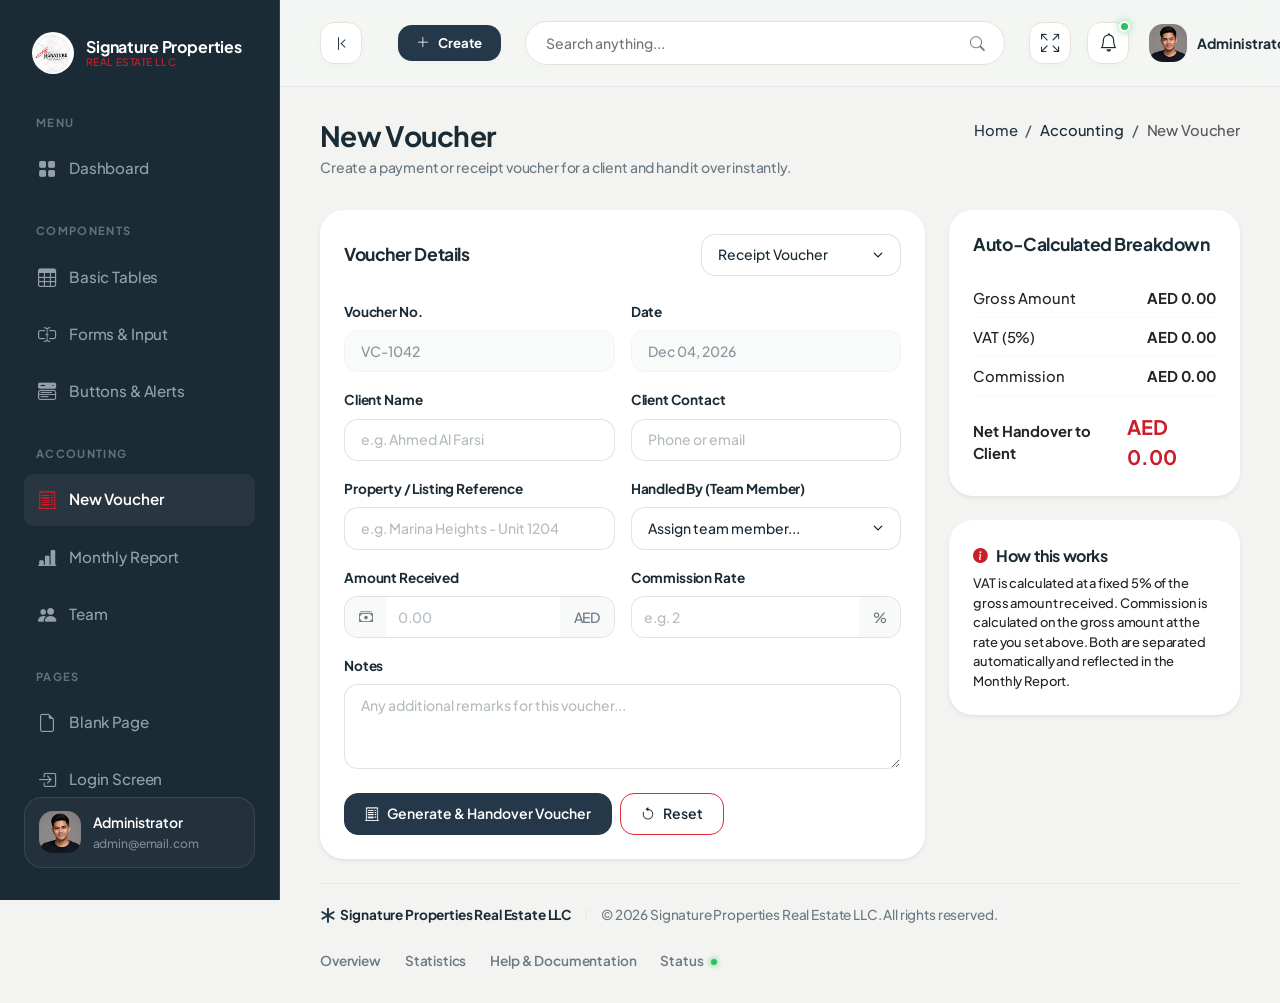
<file: dashboard/voucher.html>
<!DOCTYPE html>
<html lang="en">

<head>
  <meta charset="UTF-8">
  <meta name="viewport" content="width=device-width, initial-scale=1.0">
  <title>New Voucher - Signature Properties Real Estate LLC - Admin Dashboard</title>

  <!-- SEO Optimization -->
  <meta name="description" content="New Voucher - Signature Properties Real Estate LLC - Admin Dashboard">
  <meta name="author" content="Signature Properties Real Estate LLC">

  <!-- Favicon -->
  <link rel="icon" type="image/png" href="assets/images/favicon.ico">

  <!-- Local Third-Party Libraries (100% Offline Compatible) -->
  <link rel="stylesheet" href="assets/libs/bootstrap/css/bootstrap.min.css">
  <link rel="stylesheet" href="assets/libs/bootstrap-icons/bootstrap-icons.css">
  <link rel="stylesheet" href="assets/libs/apexcharts/apexcharts.css">
  <link rel="stylesheet" href="assets/libs/flatpickr/flatpickr.min.css">

  <!-- Main Design System & Custom Stylesheet -->
  <link rel="stylesheet" href="assets/css/main.css">
</head>

<body>

  <!-- ==========================================
         START: Sidebar Component
         Highly polished, dark-green navigation
         ========================================== -->
  <div class="sidebar-wrapper" id="sidebar">
    <!-- Brand Logo / Identity -->
    <a href="index.html" class="sidebar-brand">
      <img src="assets/images/logo.png" alt="Signature Properties Real Estate LLC" class="sidebar-brand-logo">
      <span class="sidebar-brand-text">
        <span class="brand-name-main">Signature Properties</span>
        <span class="brand-name-sub">Real Estate LLC</span>
      </span>
    </a>

    <!-- Navigation Menu -->
    <div class="flex-grow-1 overflow-y-auto">
      <!-- Group: Menu -->
      <div class="sidebar-menu-section">
        <div class="sidebar-menu-title">Menu</div>
        <ul class="sidebar-menu-list">
          <li class="sidebar-menu-item">
            <a href="index.html" class="sidebar-menu-link" id="menu-overview" title="Overview">
              <i class="bi bi-grid-fill"></i>
              <span>Dashboard</span>
            </a>
          </li>
        </ul>
      </div>

      <!-- Group: Components -->
      <div class="sidebar-menu-section">
        <div class="sidebar-menu-title">Components</div>
        <ul class="sidebar-menu-list">
          <li class="sidebar-menu-item">
            <a href="tables-basic.html" class="sidebar-menu-link" id="menu-basictables" title="Basic Tables">
              <i class="bi bi-table"></i>
              <span>Basic Tables</span>
            </a>
          </li>
          <li class="sidebar-menu-item">
            <a href="ui-forms.html" class="sidebar-menu-link" id="menu-uiforms" title="Forms and Input">
              <i class="bi bi-input-cursor-text"></i>
              <span>Forms & Input</span>
            </a>
          </li>
          <li class="sidebar-menu-item">
            <a href="ui-buttons.html" class="sidebar-menu-link" id="menu-uibuttons" title="Buttons">
              <i class="bi bi-menu-button-wide-fill"></i>
              <span>Buttons & Alerts</span>
            </a>
          </li>
        </ul>
      </div>

      <!-- Group: Accounting -->
      <div class="sidebar-menu-section">
        <div class="sidebar-menu-title">Accounting</div>
        <ul class="sidebar-menu-list">
          <li class="sidebar-menu-item">
            <a href="voucher.html" class="sidebar-menu-link active" id="menu-voucher" title="New Voucher">
              <i class="bi bi-receipt-cutoff"></i>
              <span>New Voucher</span>
            </a>
          </li>
          <li class="sidebar-menu-item">
            <a href="accounting-report.html" class="sidebar-menu-link" id="menu-accountingreport" title="Monthly Report">
              <i class="bi bi-bar-chart-line-fill"></i>
              <span>Monthly Report</span>
            </a>
          </li>
          <li class="sidebar-menu-item">
            <a href="team.html" class="sidebar-menu-link" id="menu-team" title="Team">
              <i class="bi bi-people-fill"></i>
              <span>Team</span>
            </a>
          </li>
        </ul>
      </div>

      <!-- Group: Pages -->
      <div class="sidebar-menu-section">
        <div class="sidebar-menu-title">Pages</div>
        <ul class="sidebar-menu-list">
          <li class="sidebar-menu-item">
            <a href="page-blank.html" class="sidebar-menu-link" id="menu-blankpage" title="Blank Page">
              <i class="bi bi-file-earmark"></i>
              <span>Blank Page</span>
            </a>
          </li>
          <li class="sidebar-menu-item">
            <a href="page-login.html" class="sidebar-menu-link" id="menu-loginpage" title="Login Page">
              <i class="bi bi-box-arrow-in-right"></i>
              <span>Login Screen</span>
            </a>
          </li>
          <li class="sidebar-menu-item">
            <a href="page-404.html" class="sidebar-menu-link" id="menu-404" title="404 Page">
              <i class="bi bi-slash-circle"></i>
              <span>Error 404</span>
            </a>
          </li>
        </ul>
      </div>
    </div>

    <!-- Sidebar Profile Card (Dynamic Footer) -->
    <div class="sidebar-profile">
      <img src="assets/images/avatar.png" alt="Administrator" class="sidebar-profile-img"
        onerror="this.src='https://images.unsplash.com/photo-1534528741775-53994a69daeb?q=80&w=256&auto=format&fit=crop'">
      <div class="sidebar-profile-info">
        <div class="sidebar-profile-name">Administrator</div>
        <div class="sidebar-profile-email">admin@email.com</div>
      </div>
    </div>
  </div>
  <!-- ==========================================
         END: Sidebar Component
         ========================================== -->


  <!-- ==========================================
         START: Main Content Area
         ========================================== -->
  <div class="main-wrapper">

    <!-- START: Top Navbar Component -->
    <header class="navbar-custom">
      <div class="navbar-left">
        <!-- Desktop sidebar toggle (visible on large screens only) -->
        <button class="btn-desktop-toggle d-none d-xl-flex align-items-center justify-content-center me-3"
          id="desktop-sidebar-toggle" aria-label="Minimize Sidebar">
          <i class="bi bi-chevron-bar-left"></i>
        </button>
        <!-- Mobile sidebar toggle -->
        <button class="sidebar-toggle-btn me-2" id="sidebar-toggle" aria-label="Toggle Navigation">
          <i class="bi bi-list"></i>
        </button>

        <!-- Quick Actions Dropdown -->
        <div class="dropdown ms-2">
          <button class="btn-quick-action dropdown-toggle" type="button" data-bs-toggle="dropdown" aria-expanded="false"
            id="quick-actions-dropdown">
            <i class="bi bi-plus-lg"></i>
            <span>Create</span>
          </button>
          <ul class="dropdown-menu dropdown-menu-quick-action" aria-labelledby="quick-actions-dropdown">
            <li class="dropdown-header">Quick Action Shortcuts</li>
            <li><a class="dropdown-item" href="#"><i class="bi bi-file-earmark-plus"></i> New Invoice</a></li>
            <li><a class="dropdown-item" href="#"><i class="bi bi-person-plus"></i> New User</a></li>
            <li><a class="dropdown-item" href="#"><i class="bi bi-box-seam"></i> New Product</a></li>
            <li>
              <hr class="dropdown-divider">
            </li>
            <li><a class="dropdown-item" href="#"><i class="bi bi-gear"></i> System Settings</a></li>
          </ul>
        </div>
      </div>

      <!-- Mid navbar: search pill -->
      <div class="navbar-search-wrapper">
        <input type="text" class="navbar-search-input" placeholder="Search anything..." id="main-search">
        <button class="navbar-search-btn" aria-label="Search">
          <i class="bi bi-search"></i>
        </button>
      </div>

      <!-- Right actions -->
      <div class="navbar-actions">
        <!-- Fullscreen Toggle -->
        <button class="navbar-action-btn me-1" aria-label="Toggle Fullscreen" id="btn-fullscreen">
          <i class="bi bi-arrows-fullscreen"></i>
        </button>
        <div class="dropdown">
          <button class="navbar-action-btn dropdown-toggle" type="button" data-bs-toggle="dropdown"
            aria-expanded="false" id="btn-notifications" data-bs-auto-close="outside">
            <i class="bi bi-bell"></i>
            <span class="navbar-action-badge"></span>
          </button>
          <div class="dropdown-menu dropdown-menu-end dropdown-menu-notification p-0"
            aria-labelledby="btn-notifications">
            <div class="notification-header">
              <h6 class="notification-title">Notifications</h6>
              <button class="btn-clear-all" type="button">Mark all read</button>
            </div>
            <div class="notification-list">
              <!-- Sale Notification -->
              <a href="#" class="notification-item">
                <div class="notification-icon bg-success text-white">
                  <i class="bi bi-wallet2"></i>
                </div>
                <div class="notification-content">
                  <p class="notification-text">New sale received: <strong>$150.00</strong></p>
                  <span class="notification-time">2 mins ago</span>
                </div>
                <span class="notification-unread-dot"></span>
              </a>
              <!-- User Registration Notification -->
              <a href="#" class="notification-item">
                <div class="notification-icon bg-primary text-white">
                  <i class="bi bi-person-plus-fill"></i>
                </div>
                <div class="notification-content">
                  <p class="notification-text">New user registered: <strong>John Doe</strong></p>
                  <span class="notification-time">1 hour ago</span>
                </div>
                <span class="notification-unread-dot"></span>
              </a>
              <!-- Low Stock Notification -->
              <a href="#" class="notification-item">
                <div class="notification-icon bg-warning text-dark">
                  <i class="bi bi-box-seam-fill"></i>
                </div>
                <div class="notification-content">
                  <p class="notification-text">Stock running low: <strong>Hoodie</strong></p>
                  <span class="notification-time">3 hours ago</span>
                </div>
              </a>
            </div>
            <a href="#" class="notification-footer">View All Notifications</a>
          </div>
        </div>

        <!-- Profile Dropdown -->
        <div class="dropdown ms-2">
          <button class="navbar-profile-btn dropdown-toggle" type="button" data-bs-toggle="dropdown"
            aria-expanded="false" id="profile-dropdown">
            <img src="assets/images/avatar.png" alt="Profile Image" class="navbar-profile-img">
            <span class="navbar-profile-name d-none d-md-inline">Administrator</span>
            <i class="bi bi-chevron-down navbar-profile-caret"></i>
          </button>
          <ul class="dropdown-menu dropdown-menu-end dropdown-menu-profile" aria-labelledby="profile-dropdown">
            <li class="dropdown-header">Welcome !</li>
            <li><a class="dropdown-item" href="#"><i class="bi bi-person"></i> My Account</a></li>
            <li><a class="dropdown-item" href="#"><i class="bi bi-gear"></i> Settings</a></li>
            <li><a class="dropdown-item" href="#"><i class="bi bi-lock"></i> Lock Screen</a></li>
            <li>
              <hr class="dropdown-divider">
            </li>
            <li><a class="dropdown-item text-danger" href="page-login.html"><i class="bi bi-box-arrow-right"></i>
                Logout</a></li>
          </ul>
        </div>
      </div>
    </header>
    <!-- END: Top Navbar Component -->

    <!-- START: Page Header Banner -->
    <div class="page-header">
      <div>
        <h1 class="page-title">New Voucher</h1>
        <p class="page-subtitle">Create a payment or receipt voucher for a client and hand it over instantly.</p>
      </div>
      <nav aria-label="breadcrumb">
        <ol class="breadcrumb mb-0">
          <li class="breadcrumb-item"><a href="index.html" class="text-decoration-none text-muted-green">Home</a></li>
          <li class="breadcrumb-item text-muted-green">Accounting</li>
          <li class="breadcrumb-item active text-main" aria-current="page">New Voucher</li>
        </ol>
      </nav>
    </div>
    <!-- END: Page Header Banner -->

    <div class="row g-4">

      <!-- Column 1: Voucher Form -->
      <div class="col-12 col-xl-8">
        <div class="card border-light shadow-sm p-4">
          <div class="d-flex align-items-center justify-content-between mb-4">
            <h5 class="card-title mb-0">Voucher Details</h5>
            <select class="form-select-custom" id="voucherType" style="max-width: 200px;">
              <option value="receipt" selected>Receipt Voucher</option>
              <option value="payment">Payment Voucher</option>
            </select>
          </div>

          <form id="voucherForm">
            <div class="row g-3">
              <!-- Voucher No & Date -->
              <div class="col-md-6">
                <label for="voucherNo" class="form-label-custom">Voucher No.</label>
                <input type="text" class="form-control-custom" id="voucherNo" value="VC-1042" readonly>
              </div>
              <div class="col-md-6">
                <label for="voucherDate" class="form-label-custom">Date</label>
                <input type="text" class="form-control-custom flatpickr-input-field" id="voucherDate"
                  placeholder="Select date">
              </div>

              <!-- Client Info -->
              <div class="col-md-6">
                <label for="clientName" class="form-label-custom">Client Name</label>
                <input type="text" class="form-control-custom" id="clientName" placeholder="e.g. Ahmed Al Farsi">
              </div>
              <div class="col-md-6">
                <label for="clientContact" class="form-label-custom">Client Contact</label>
                <input type="text" class="form-control-custom" id="clientContact" placeholder="Phone or email">
              </div>

              <!-- Property / Listing Reference -->
              <div class="col-md-6">
                <label for="listingRef" class="form-label-custom">Property / Listing Reference</label>
                <input type="text" class="form-control-custom" id="listingRef"
                  placeholder="e.g. Marina Heights - Unit 1204">
              </div>
              <div class="col-md-6">
                <label for="teamMember" class="form-label-custom">Handled By (Team Member)</label>
                <select class="form-select-custom" id="teamMember">
                  <option selected disabled>Assign team member...</option>
                  <option>Sarah Khan</option>
                  <option>Bilal Ahmed</option>
                  <option>Fatima Noor</option>
                  <option>Usman Tariq</option>
                </select>
              </div>

              <!-- Amount -->
              <div class="col-md-6">
                <label for="grossAmount" class="form-label-custom">Amount Received</label>
                <div class="input-group-custom">
                  <span class="input-group-text-custom"><i class="bi bi-cash-stack"></i></span>
                  <input type="number" class="form-control-custom" id="grossAmount" placeholder="0.00" min="0"
                    step="0.01">
                  <span class="input-group-text-custom">AED</span>
                </div>
              </div>
              <div class="col-md-6">
                <label for="commissionPercent" class="form-label-custom">Commission Rate</label>
                <div class="input-group-custom">
                  <input type="number" class="form-control-custom" id="commissionPercent" placeholder="e.g. 2" min="0"
                    step="0.01">
                  <span class="input-group-text-custom">%</span>
                </div>
              </div>

              <!-- Notes -->
              <div class="col-12">
                <label for="voucherNotes" class="form-label-custom">Notes</label>
                <textarea class="form-control-custom" id="voucherNotes" rows="3"
                  placeholder="Any additional remarks for this voucher..."></textarea>
              </div>
            </div>

            <div class="d-flex gap-2 mt-4">
              <button type="button" class="btn-custom btn-custom-primary" id="btnGenerateVoucher">
                <i class="bi bi-receipt-cutoff"></i> Generate & Handover Voucher
              </button>
              <button type="reset" class="btn-custom btn-custom-outline-secondary">
                <i class="bi bi-arrow-counterclockwise"></i> Reset
              </button>
            </div>
          </form>
        </div>
      </div>

      <!-- Column 2: Live Calculation Summary -->
      <div class="col-12 col-xl-4">
        <div class="card border-light shadow-sm p-4 mb-4">
          <h5 class="card-title mb-4">Auto-Calculated Breakdown</h5>

          <div class="d-flex justify-content-between align-items-center py-2 border-bottom border-light">
            <span class="text-muted-green">Gross Amount</span>
            <span class="fw-bold text-main" id="calcGross">AED 0.00</span>
          </div>
          <div class="d-flex justify-content-between align-items-center py-2 border-bottom border-light">
            <span class="text-muted-green">VAT (5%)</span>
            <span class="fw-bold text-main" id="calcVat">AED 0.00</span>
          </div>
          <div class="d-flex justify-content-between align-items-center py-2 border-bottom border-light">
            <span class="text-muted-green">Commission</span>
            <span class="fw-bold text-main" id="calcCommission">AED 0.00</span>
          </div>
          <div class="d-flex justify-content-between align-items-center pt-3">
            <span class="fw-bold">Net Handover to Client</span>
            <span class="fw-bold fs-5" style="color: var(--brand-lime);" id="calcNet">AED 0.00</span>
          </div>
        </div>

        <div class="card border-light shadow-sm p-4">
          <div class="d-flex align-items-center gap-2 mb-2">
            <i class="bi bi-info-circle-fill" style="color: var(--brand-lime);"></i>
            <h6 class="mb-0">How this works</h6>
          </div>
          <p class="text-muted-green small mb-0">
            VAT is calculated at a fixed 5% of the gross amount received. Commission is calculated on the gross
            amount at the rate you set above. Both are separated automatically and reflected in the Monthly Report.
          </p>
        </div>
      </div>

    </div>
    <!-- START: Footer Component -->
    <footer class="footer-custom">
      <div class="footer-left">
        <span class="footer-logo">
          <i class="bi bi-asterisk"></i> Signature Properties Real Estate LLC
        </span>
        <span class="footer-separator">|</span>
        <span class="footer-copy">&copy; 2026 Signature Properties Real Estate LLC. All rights reserved.</span>
      </div>
      <div class="footer-right">
        <ul class="footer-links">
          <li><a href="#" class="footer-link">Overview</a></li>
          <li><a href="#" class="footer-link">Statistics</a></li>
          <li><a href="#" class="footer-link">Help & Documentation</a></li>
          <li><a href="#" class="footer-link">Status <span class="status-dot"></span></a></li>
        </ul>
      </div>
    </footer>
    <!-- END: Footer Component -->

  </div>
  <!-- ==========================================
         END: Main Content Area
         ========================================== -->

  <!-- Local Third-Party Libraries Script dependencies -->
  <script src="assets/libs/bootstrap/js/bootstrap.bundle.min.js"></script>
  <script src="assets/libs/apexcharts/apexcharts.min.js"></script>
  <script src="assets/libs/flatpickr/flatpickr.min.js"></script>

  <!-- Local dashboard interactions controller -->
  <script src="assets/js/dashboard.js"></script>

  <!-- Voucher Live Calculation Script -->
  <script>
    (function () {
      const VAT_RATE = 0.05;
      const grossInput = document.getElementById('grossAmount');
      const commissionInput = document.getElementById('commissionPercent');
      const calcGross = document.getElementById('calcGross');
      const calcVat = document.getElementById('calcVat');
      const calcCommission = document.getElementById('calcCommission');
      const calcNet = document.getElementById('calcNet');

      function formatAED(val) {
        return 'AED ' + val.toLocaleString('en-US', { minimumFractionDigits: 2, maximumFractionDigits: 2 });
      }

      function recalc() {
        const gross = parseFloat(grossInput.value) || 0;
        const commissionPct = parseFloat(commissionInput.value) || 0;
        const vat = gross * VAT_RATE;
        const commission = gross * (commissionPct / 100);
        const net = gross - vat - commission;

        calcGross.textContent = formatAED(gross);
        calcVat.textContent = formatAED(vat);
        calcCommission.textContent = formatAED(commission);
        calcNet.textContent = formatAED(net > 0 ? net : 0);
      }

      if (grossInput && commissionInput) {
        grossInput.addEventListener('input', recalc);
        commissionInput.addEventListener('input', recalc);
      }

      const flatpickrField = document.getElementById('voucherDate');
      if (flatpickrField && window.flatpickr) {
        flatpickr(flatpickrField, { dateFormat: 'M d, Y', defaultDate: 'today' });
      }

      const generateBtn = document.getElementById('btnGenerateVoucher');
      if (generateBtn) {
        generateBtn.addEventListener('click', function () {
          const clientName = document.getElementById('clientName').value.trim();
          if (!clientName) {
            alert('Please enter the client name before generating the voucher.');
            return;
          }
          alert('Voucher generated and ready to hand over to ' + clientName + '.');
        });
      }
    })();
  </script>
</body>

</html>
</file>
<file: dashboard/assets/libs/apexcharts/apexcharts.css>
@keyframes opaque {
  0% {
    opacity: 0
  }

  to {
    opacity: 1
  }
}

@keyframes resizeanim {

  0%,
  to {
    opacity: 0
  }
}

.apexcharts-canvas {
  position: relative;
  direction: ltr !important;
  user-select: none;
  /* Focus indicator colour. Themes override below. */
  --apexcharts-focus-color: #008FFB;
}

/* Dark theme & high-contrast: brighter focus colour for sufficient contrast. */
.apexcharts-canvas .apexcharts-theme-dark,
.apexcharts-theme-dark.apexcharts-canvas {
  --apexcharts-focus-color: #FFD500;
}
.apexcharts-canvas.apexcharts-high-contrast,
.apexcharts-high-contrast.apexcharts-canvas {
  --apexcharts-focus-color: #FFFF00;
}

/* Visually-hidden aria-live status region (WCAG 4.1.3 Status Messages). */
.apexcharts-sr-status {
  position: absolute;
  width: 1px;
  height: 1px;
  padding: 0;
  margin: -1px;
  overflow: hidden;
  clip: rect(0, 0, 0, 0);
  white-space: nowrap;
  border: 0;
}

/* Respect OS-level reduced-motion preference (WCAG 2.3.3). */
@media (prefers-reduced-motion: reduce) {
  .apexcharts-canvas *,
  .apexcharts-canvas *::before,
  .apexcharts-canvas *::after {
    animation-duration: 0.01ms !important;
    animation-iteration-count: 1 !important;
    transition-duration: 0.01ms !important;
  }
}

.apexcharts-canvas ::-webkit-scrollbar {
  -webkit-appearance: none;
  width: 6px
}

.apexcharts-canvas ::-webkit-scrollbar-thumb {
  border-radius: 4px;
  background-color: rgba(0, 0, 0, .5);
  box-shadow: 0 0 1px rgba(255, 255, 255, .5);
  -webkit-box-shadow: 0 0 1px rgba(255, 255, 255, .5)
}

.apexcharts-inner {
  position: relative
}

.apexcharts-text tspan {
  font-family: inherit
}

rect.legend-mouseover-inactive,
.legend-mouseover-inactive rect,
.legend-mouseover-inactive path,
.legend-mouseover-inactive circle,
.legend-mouseover-inactive line,
.legend-mouseover-inactive text.apexcharts-yaxis-title-text,
.legend-mouseover-inactive text.apexcharts-yaxis-label {
  transition: .15s ease all;
  opacity: .2
}

.apexcharts-legend-text {
  padding-left: 15px;
  margin-left: -15px;
}

.apexcharts-legend-series[role="button"]:focus {
  outline: 2px solid var(--apexcharts-focus-color, #008FFB);
  outline-offset: 2px;
}

.apexcharts-legend-series[role="button"]:focus:not(:focus-visible) {
  outline: none;
}

.apexcharts-legend-series[role="button"]:focus-visible {
  outline: 2px solid var(--apexcharts-focus-color, #008FFB);
  outline-offset: 2px;
}

.apexcharts-series-collapsed {
  opacity: 0
}

.apexcharts-canvas svg:focus:not(:focus-visible) {
  outline: none;
}

/* Keyboard navigation focus indicator on SVG data elements.
   SVG elements don't support CSS outline, so we use stroke. */
.apexcharts-bar-area.apexcharts-keyboard-focused,
.apexcharts-candlestick-area.apexcharts-keyboard-focused,
.apexcharts-boxPlot-area.apexcharts-keyboard-focused,
.apexcharts-rangebar-area.apexcharts-keyboard-focused,
.apexcharts-pie-area.apexcharts-keyboard-focused,
.apexcharts-heatmap-rect.apexcharts-keyboard-focused,
.apexcharts-treemap-rect.apexcharts-keyboard-focused {
  stroke: var(--apexcharts-focus-color, #008FFB);
  stroke-width: 2;
  stroke-opacity: 1;
}

.apexcharts-tooltip {
  --apx-tt-bg: #ffffff;
  --apx-tt-border: rgba(15, 23, 42, 0.06);
  /* Layered shadow: tight inner contact + soft outer drop. The two Y
   * offsets are exposed as variables so they flip in sync with the
   * arrow when the tooltip is below the data point — see the
   * `[data-placement="bottom"]` rule further down. */
  --apx-tt-shadow-y-mid: 8px;
  --apx-tt-shadow-y-far: 16px;
  --apx-tt-shadow: 0 0 0 1px rgba(15, 23, 42, 0.04), 0 var(--apx-tt-shadow-y-mid) 16px -6px rgba(15, 23, 42, 0.12), 0 var(--apx-tt-shadow-y-far) 36px -12px rgba(15, 23, 42, 0.18);
  --apx-tt-arrow-bg: var(--apx-tt-bg);
  /* Two stacked drop-shadows: the first is a tight contact halo for
   * edge definition against light chart backgrounds; the second is a
   * softer directional drop that lifts the arrow off the surface.
   * `--apx-tt-arrow-drop-y` is the Y offset of the directional drop;
   * a per-placement rule below flips it to negative when the tooltip
   * is below the data point (arrow on top) so the shadow always
   * casts outward instead of into the tooltip body. */
  --apx-tt-arrow-drop-y: 2px;
  --apx-tt-arrow-shadow: drop-shadow(0 0 0.5px rgba(15, 23, 42, 0.2)) drop-shadow(0 var(--apx-tt-arrow-drop-y) 4px rgba(15, 23, 42, 0.2));
  --apx-tt-color: #0f172a;
  --apx-tt-color-muted: rgba(15, 23, 42, 0.55);
  border-radius: 8px;
  background: var(--apx-tt-bg);
  border: 1px solid var(--apx-tt-border);
  box-shadow: var(--apx-tt-shadow);
  color: var(--apx-tt-color);
  cursor: default;
  font-size: 13px;
  left: 0;
  top: 0;
  opacity: 0;
  pointer-events: none;
  position: absolute;
  display: flex;
  flex-direction: column;
  padding: 2px 0;
  white-space: nowrap;
  z-index: 12;
  transition: opacity .12s ease
}

/* While the tooltip is visible, smoothly animate position changes
 * between data points. Kept short (160 ms) and ease-out so it stays
 * responsive — too long would feel laggy when sweeping across many
 * points fast. The position transition is only attached after the
 * first paint (Position.applyTooltipPosition flips `data-positioned`
 * once the tooltip has been placed) so the *first* show doesn't slide
 * the tooltip in from the previously-stale (0,0) coordinates. */
.apexcharts-tooltip.apexcharts-active {
  opacity: 1;
  transition: opacity .12s ease
}
.apexcharts-tooltip.apexcharts-active[data-positioned="true"] {
  transition: opacity .12s ease, left .16s ease-out, top .16s ease-out
}

.apexcharts-tooltip.apexcharts-theme-light {
  /* defaults already set above; class kept for backward-compat selectors */
}

.apexcharts-tooltip.apexcharts-theme-dark {
  --apx-tt-bg: #1c1c1f;
  --apx-tt-border: rgba(255, 255, 255, 0.08);
  --apx-tt-shadow: 0 0 0 1px rgba(0, 0, 0, 0.4), 0 var(--apx-tt-shadow-y-mid) 16px -6px rgba(0, 0, 0, 0.45), 0 var(--apx-tt-shadow-y-far) 36px -12px rgba(0, 0, 0, 0.55);
  --apx-tt-arrow-shadow: drop-shadow(0 0 0.5px rgba(0, 0, 0, 0.55)) drop-shadow(0 var(--apx-tt-arrow-drop-y) 4px rgba(0, 0, 0, 0.45));
  --apx-tt-color: #f3f4f6;
  --apx-tt-color-muted: rgba(243, 244, 246, 0.55);
}

.apexcharts-tooltip * {
  font-family: inherit
}

.apexcharts-tooltip-title {
  padding: 8px 12px 4px;
  font-size: 12px;
  font-weight: 600;
  letter-spacing: 0.01em;
  color: var(--apx-tt-color-muted);
  background: transparent;
  border-bottom: none;
  margin-bottom: 0
}

.apexcharts-tooltip.apexcharts-theme-light .apexcharts-tooltip-title,
.apexcharts-tooltip.apexcharts-theme-dark .apexcharts-tooltip-title {
  background: transparent;
  border-bottom: none
}

/* `fillSeriesColor`: each series-group already paints itself with the
 * series colour. Drop the glass body entirely (transparent bg, no
 * border, no backdrop-filter, no padding) and clip the coloured
 * series-group(s) to the tooltip's rounded corners so they fill the
 * shell edge-to-edge. Text inside the coloured group is forced to
 * white for contrast. */
.apexcharts-tooltip.apexcharts-tooltip-fill-series {
  background: transparent;
  -webkit-backdrop-filter: none;
  backdrop-filter: none;
  border: none;
  padding: 0;
  overflow: hidden;
  color: #fff
}

.apexcharts-tooltip.apexcharts-tooltip-fill-series .apexcharts-tooltip-title {
  background: rgba(0, 0, 0, 0.22);
  color: #fff;
  opacity: 1;
  padding: 6px 12px
}

.apexcharts-tooltip.apexcharts-tooltip-fill-series .apexcharts-tooltip-series-group {
  color: #fff
}

/* Arrow connector — sits *entirely outside* the tooltip body. Shares
 * the body's solid fill so it reads as a single shape. `filter:
 * drop-shadow` traces the clipped triangle outline (a regular
 * `box-shadow` would be erased by the `clip-path`). */
.apexcharts-tooltip-arrow {
  position: absolute;
  width: 7px;
  height: 14px;
  background: var(--apx-tt-arrow-bg);
  /* The variable already contains the full `drop-shadow(...) ...` filter
   * chain (stacked shadows) so it's applied raw. */
  -webkit-filter: var(--apx-tt-arrow-shadow);
  filter: var(--apx-tt-arrow-shadow);
  pointer-events: none;
  top: calc(var(--apx-tt-arrow-y, 50%) - 7px)
}

.apexcharts-tooltip[data-placement="right"] .apexcharts-tooltip-arrow {
  left: -7px;
  clip-path: polygon(0 50%, 100% 0, 100% 100%)
}

.apexcharts-tooltip[data-placement="left"] .apexcharts-tooltip-arrow {
  right: -7px;
  clip-path: polygon(100% 50%, 0 0, 0 100%)
}

/* Vertical arrow variants: tooltip is above/below the data point and the
 * arrow points down/up. The base rule above uses `--apx-tt-arrow-y` for
 * left/right placement; for top/bottom we re-orient the rectangle and
 * use `--apx-tt-arrow-x` (set by applyTooltipPosition). */
.apexcharts-tooltip[data-placement="top"] .apexcharts-tooltip-arrow,
.apexcharts-tooltip[data-placement="bottom"] .apexcharts-tooltip-arrow {
  width: 14px;
  height: 7px;
  top: auto;
  left: calc(var(--apx-tt-arrow-x, 50%) - 7px)
}

.apexcharts-tooltip[data-placement="top"] .apexcharts-tooltip-arrow {
  bottom: -7px;
  clip-path: polygon(50% 100%, 0 0, 100% 0)
}

.apexcharts-tooltip[data-placement="bottom"] .apexcharts-tooltip-arrow {
  top: -7px;
  clip-path: polygon(50% 0, 0 100%, 100% 100%)
}

/* When the tooltip is flipped below the data point (arrow on top
 * pointing up), the default downward-biased shadows leave the top
 * edge of both the body *and* the arrow undefined. Flipping every
 * Y offset to negative casts the entire elevation upward so the
 * shadow falls between the tooltip and the bar above. */
.apexcharts-tooltip[data-placement="bottom"] {
  --apx-tt-shadow-y-mid: -8px;
  --apx-tt-shadow-y-far: -16px;
  --apx-tt-arrow-drop-y: -2px
}

.apexcharts-tooltip-text-goals-value,
.apexcharts-tooltip-text-y-value,
.apexcharts-tooltip-text-z-value {
  display: inline-block;
  margin-left: 5px;
  font-weight: 600
}

.apexcharts-tooltip-text-goals-label:empty,
.apexcharts-tooltip-text-goals-value:empty,
.apexcharts-tooltip-text-y-label:empty,
.apexcharts-tooltip-text-y-value:empty,
.apexcharts-tooltip-text-z-value:empty,
.apexcharts-tooltip-title:empty {
  display: none
}

.apexcharts-tooltip-text-goals-label,
.apexcharts-tooltip-text-goals-value {
  padding: 6px 0 5px
}

.apexcharts-tooltip-goals-group,
.apexcharts-tooltip-text-goals-label,
.apexcharts-tooltip-text-goals-value {
  display: flex
}

.apexcharts-tooltip-text-goals-label:not(:empty),
.apexcharts-tooltip-text-goals-value:not(:empty) {
  margin-top: -6px
}

.apexcharts-tooltip-marker {
  display: inline-flex;
  align-items: center;
  justify-content: center;
  position: relative;
  width: 12px;
  height: 12px;
  margin-right: 6px;
  vertical-align: middle;
  color: inherit;
}

.apexcharts-tooltip-marker svg {
  width: 100%;
  height: 100%;
  display: block;
}

.apexcharts-tooltip-series-group {
  padding: 4px 12px;
  display: none;
  gap: 8px;
  text-align: left;
  justify-content: left;
  align-items: center
}

.apexcharts-tooltip-series-group.apexcharts-active .apexcharts-tooltip-marker {
  opacity: 1
}

.apexcharts-tooltip-series-group.apexcharts-active:last-child,
.apexcharts-tooltip-series-group:last-child {
  padding-bottom: 8px
}

.apexcharts-tooltip-y-group {
  padding: 6px 0 5px
}

.apexcharts-custom-tooltip,
.apexcharts-tooltip-box {
  padding: 4px 8px
}

.apexcharts-tooltip-boxPlot {
  display: flex;
  flex-direction: column-reverse
}

.apexcharts-tooltip-box>div {
  margin: 4px 0
}

.apexcharts-tooltip-box span.value {
  font-weight: 700
}

.apexcharts-tooltip-rangebar {
  padding: 5px 8px
}

.apexcharts-tooltip-rangebar .category {
  font-weight: 600;
  color: #777
}

.apexcharts-tooltip-rangebar .series-name {
  font-weight: 700;
  display: block;
  margin-bottom: 5px
}

/* X/Y axis tooltips — small popovers that label the crosshair on the
 * axes. Restyled to match the modern data-tooltip palette: solid white
 * body with a subtle border + soft drop-shadow, smaller font, rounded
 * corners. The arrows still use the CSS border-triangle technique
 * (cheap, crisp at small sizes); their colours flow from CSS variables
 * so light/dark themes only need one override per axis. */
.apexcharts-xaxistooltip,
.apexcharts-yaxistooltip {
  --apx-axt-bg: #ffffff;
  --apx-axt-border: rgba(15, 23, 42, 0.08);
  --apx-axt-color: #0f172a;
  --apx-axt-shadow: 0 4px 12px -4px rgba(15, 23, 42, 0.18), 0 1px 3px -1px rgba(15, 23, 42, 0.12);
  opacity: 0;
  pointer-events: none;
  color: var(--apx-axt-color);
  font-size: 12px;
  font-weight: 500;
  text-align: center;
  border-radius: 6px;
  position: absolute;
  z-index: 10;
  background: var(--apx-axt-bg);
  border: 1px solid var(--apx-axt-border);
  box-shadow: var(--apx-axt-shadow)
}

.apexcharts-xaxistooltip.apexcharts-theme-dark,
.apexcharts-yaxistooltip.apexcharts-theme-dark {
  --apx-axt-bg: #1c1c1f;
  --apx-axt-border: rgba(255, 255, 255, 0.1);
  --apx-axt-color: #f3f4f6;
  --apx-axt-shadow: 0 4px 12px -4px rgba(0, 0, 0, 0.55), 0 1px 3px -1px rgba(0, 0, 0, 0.45)
}

.apexcharts-xaxistooltip {
  padding: 4px 8px;
  transition: .15s ease all
}

.apexcharts-xaxistooltip:after,
.apexcharts-xaxistooltip:before {
  left: 50%;
  border: solid transparent;
  content: " ";
  height: 0;
  width: 0;
  position: absolute;
  pointer-events: none
}

/* :before paints the 1px border outline of the triangle (slightly larger
 * than :after); :after sits inside and paints the fill — leaves a 1px
 * ring of :before visible at the edges. */
.apexcharts-xaxistooltip:after {
  border-color: transparent;
  border-width: 5px;
  margin-left: -5px
}

.apexcharts-xaxistooltip:before {
  border-color: transparent;
  border-width: 6px;
  margin-left: -6px
}

.apexcharts-xaxistooltip-bottom:after,
.apexcharts-xaxistooltip-bottom:before {
  bottom: 100%
}

.apexcharts-xaxistooltip-top:after,
.apexcharts-xaxistooltip-top:before {
  top: 100%
}

.apexcharts-xaxistooltip-bottom:after {
  border-bottom-color: var(--apx-axt-bg)
}

.apexcharts-xaxistooltip-bottom:before {
  border-bottom-color: var(--apx-axt-border)
}

.apexcharts-xaxistooltip-top:after {
  border-top-color: var(--apx-axt-bg)
}

.apexcharts-xaxistooltip-top:before {
  border-top-color: var(--apx-axt-border)
}

.apexcharts-xaxistooltip.apexcharts-active {
  opacity: 1;
  transition: .15s ease all
}

.apexcharts-yaxistooltip {
  padding: 3px 8px
}

.apexcharts-yaxistooltip:after,
.apexcharts-yaxistooltip:before {
  top: 50%;
  border: solid transparent;
  content: " ";
  height: 0;
  width: 0;
  position: absolute;
  pointer-events: none
}

.apexcharts-yaxistooltip:after {
  border-color: transparent;
  border-width: 5px;
  margin-top: -5px
}

.apexcharts-yaxistooltip:before {
  border-color: transparent;
  border-width: 6px;
  margin-top: -6px
}

.apexcharts-yaxistooltip-left:after,
.apexcharts-yaxistooltip-left:before {
  left: 100%
}

.apexcharts-yaxistooltip-right:after,
.apexcharts-yaxistooltip-right:before {
  right: 100%
}

.apexcharts-yaxistooltip-left:after {
  border-left-color: var(--apx-axt-bg)
}

.apexcharts-yaxistooltip-left:before {
  border-left-color: var(--apx-axt-border)
}

.apexcharts-yaxistooltip-right:after {
  border-right-color: var(--apx-axt-bg)
}

.apexcharts-yaxistooltip-right:before {
  border-right-color: var(--apx-axt-border)
}

.apexcharts-yaxistooltip.apexcharts-active {
  opacity: 1
}

.apexcharts-yaxistooltip-hidden {
  display: none
}

.apexcharts-xcrosshairs,
.apexcharts-ycrosshairs {
  pointer-events: none;
  opacity: 0;
  transition: .15s ease all
}

.apexcharts-xcrosshairs.apexcharts-active,
.apexcharts-ycrosshairs.apexcharts-active {
  opacity: 1;
  transition: .15s ease all
}

.apexcharts-ycrosshairs-hidden {
  opacity: 0
}

.apexcharts-selection-rect {
  cursor: move
}

.svg_select_shape {
  stroke-width: 1;
  stroke-dasharray: 10 10;
  stroke: black;
  stroke-opacity: 0.1;
  pointer-events: none;
  fill: none;
}

.svg_select_handle {
  stroke-width: 3;
  stroke: black;
  fill: none;
}

.svg_select_handle_r {
  cursor: e-resize;
}

.svg_select_handle_l {
  cursor: w-resize;
}

.apexcharts-svg.apexcharts-zoomable.hovering-zoom {
  cursor: crosshair
}

.apexcharts-svg.apexcharts-zoomable.hovering-pan {
  cursor: move
}

.apexcharts-menu-icon,
.apexcharts-pan-icon,
.apexcharts-reset-icon,
.apexcharts-selection-icon,
.apexcharts-toolbar-custom-icon,
.apexcharts-zoom-icon,
.apexcharts-zoomin-icon,
.apexcharts-zoomout-icon {
  cursor: pointer;
  /* WCAG 2.5.8 Target Size (Minimum): 24×24 CSS px hit target. */
  width: 26px;
  height: 24px;
  line-height: 24px;
  color: #6e8192;
  text-align: center;
  /* Reset native <button> chrome — these are styled via SVG icons. */
  padding: 0;
  margin: 0;
  background: transparent;
  border: 0;
  border-radius: 5px;
  display: inline-flex;
  align-items: center;
  justify-content: center;
  transition: background-color .12s ease, color .12s ease;
}

.apexcharts-menu-icon svg,
.apexcharts-pan-icon svg,
.apexcharts-reset-icon svg,
.apexcharts-selection-icon svg,
.apexcharts-zoom-icon svg,
.apexcharts-zoomin-icon svg,
.apexcharts-zoomout-icon svg {
  width: 18px;
  height: 18px;
  fill: none;
  stroke: currentColor;
  stroke-width: 2;
  stroke-linecap: round;
  stroke-linejoin: round
}

.apexcharts-theme-dark .apexcharts-menu-icon,
.apexcharts-theme-dark .apexcharts-pan-icon,
.apexcharts-theme-dark .apexcharts-reset-icon,
.apexcharts-theme-dark .apexcharts-selection-icon,
.apexcharts-theme-dark .apexcharts-toolbar-custom-icon,
.apexcharts-theme-dark .apexcharts-zoom-icon,
.apexcharts-theme-dark .apexcharts-zoomin-icon,
.apexcharts-theme-dark .apexcharts-zoomout-icon {
  color: #d4d6dc
}

.apexcharts-canvas .apexcharts-pan-icon.apexcharts-selected,
.apexcharts-canvas .apexcharts-reset-zoom-icon.apexcharts-selected,
.apexcharts-canvas .apexcharts-selection-icon.apexcharts-selected,
.apexcharts-canvas .apexcharts-zoom-icon.apexcharts-selected {
  background: rgba(0, 143, 251, 0.12);
  color: #008ffb
}

.apexcharts-theme-light .apexcharts-menu-icon:hover,
.apexcharts-theme-light .apexcharts-pan-icon:not(.apexcharts-selected):hover,
.apexcharts-theme-light .apexcharts-reset-icon:hover,
.apexcharts-theme-light .apexcharts-selection-icon:not(.apexcharts-selected):hover,
.apexcharts-theme-light .apexcharts-zoom-icon:not(.apexcharts-selected):hover,
.apexcharts-theme-light .apexcharts-zoomin-icon:hover,
.apexcharts-theme-light .apexcharts-zoomout-icon:hover {
  background: rgba(15, 23, 42, 0.06);
  color: #1f2937
}

.apexcharts-theme-dark .apexcharts-menu-icon:hover,
.apexcharts-theme-dark .apexcharts-pan-icon:not(.apexcharts-selected):hover,
.apexcharts-theme-dark .apexcharts-reset-icon:hover,
.apexcharts-theme-dark .apexcharts-selection-icon:not(.apexcharts-selected):hover,
.apexcharts-theme-dark .apexcharts-zoom-icon:not(.apexcharts-selected):hover,
.apexcharts-theme-dark .apexcharts-zoomin-icon:hover,
.apexcharts-theme-dark .apexcharts-zoomout-icon:hover {
  background: rgba(255, 255, 255, 0.08);
  color: #fff
}

.apexcharts-menu-icon,
.apexcharts-selection-icon {
  position: relative
}

.apexcharts-toolbar {
  position: absolute;
  z-index: 11;
  display: inline-flex;
  align-items: center;
  gap: 1px;
  padding: 3px;
  border-radius: 8px;
  background: rgba(255, 255, 255, 0.85);
  backdrop-filter: blur(8px);
  -webkit-backdrop-filter: blur(8px);
}

.apexcharts-theme-dark .apexcharts-toolbar {
  background: rgba(28, 28, 31, 0.82);
}

.apexcharts-menu {
  background: rgba(255, 255, 255, 0.95);
  backdrop-filter: blur(8px);
  -webkit-backdrop-filter: blur(8px);
  position: absolute;
  top: calc(100% + 4px);
  border: 1px solid rgba(15, 23, 42, 0.08);
  border-radius: 8px;
  padding: 4px;
  right: 0;
  opacity: 0;
  min-width: 120px;
  transition: opacity .15s ease, transform .15s ease;
  transform: translateY(-2px);
  pointer-events: none;
  box-shadow: 0 4px 16px -4px rgba(15, 23, 42, 0.12), 0 2px 4px -1px rgba(15, 23, 42, 0.06)
}

.apexcharts-menu.apexcharts-menu-open {
  opacity: 1;
  transform: translateY(0);
  pointer-events: all
}

.apexcharts-menu-item {
  padding: 6px 9px;
  font-size: 12px;
  border-radius: 5px;
  cursor: pointer
}

.apexcharts-theme-light .apexcharts-menu-item:hover {
  background: rgba(15, 23, 42, 0.06)
}

.apexcharts-theme-dark .apexcharts-menu {
  background: rgba(28, 28, 31, 0.92);
  border-color: rgba(255, 255, 255, 0.08);
  color: #f3f4f6;
  box-shadow: 0 4px 16px -4px rgba(0, 0, 0, 0.5), 0 2px 4px -1px rgba(0, 0, 0, 0.4)
}

.apexcharts-theme-dark .apexcharts-menu-item:hover {
  background: rgba(255, 255, 255, 0.08)
}

@media screen and (min-width:768px) {
  .apexcharts-canvas:hover .apexcharts-toolbar {
    opacity: 1
  }
}

/* Toolbar keyboard accessibility: show toolbar when any button inside it is focused */
.apexcharts-toolbar:focus-within {
  opacity: 1
}

/* Focus indicator for toolbar icon buttons */
.apexcharts-menu-icon:focus-visible,
.apexcharts-pan-icon:focus-visible,
.apexcharts-reset-icon:focus-visible,
.apexcharts-selection-icon:focus-visible,
.apexcharts-toolbar-custom-icon:focus-visible,
.apexcharts-zoom-icon:focus-visible,
.apexcharts-zoomin-icon:focus-visible,
.apexcharts-zoomout-icon:focus-visible {
  outline: 2px solid var(--apexcharts-focus-color, #008FFB);
  outline-offset: 1px;
  border-radius: 5px
}

/* Focus indicator for hamburger menu items */
.apexcharts-menu-item:focus-visible {
  outline: 2px solid var(--apexcharts-focus-color, #008FFB);
  outline-offset: -2px;
  background: #eee
}

.apexcharts-canvas .apexcharts-element-hidden,
.apexcharts-datalabel.apexcharts-element-hidden,
.apexcharts-hide .apexcharts-series-points {
  opacity: 0;
}

.apexcharts-hidden-element-shown {
  opacity: 1;
  transition: 0.25s ease all;
}

.apexcharts-datalabel,
.apexcharts-datalabel-label,
.apexcharts-datalabel-value,
.apexcharts-datalabels,
.apexcharts-pie-label,
.apexcharts-pie-name-label,
.apexcharts-pie-name-label-group,
.apexcharts-pie-label-connector {
  cursor: default;
  pointer-events: none
}

.apexcharts-pie-label-connector {
  fill: none
}

.apexcharts-pie-label-delay {
  opacity: 0;
  animation-name: opaque;
  animation-duration: .3s;
  animation-fill-mode: forwards;
  animation-timing-function: ease
}

.apexcharts-radialbar-label {
  cursor: pointer;
}

.apexcharts-annotation-rect,
.apexcharts-area-series .apexcharts-area,
.apexcharts-gridline,
.apexcharts-line,
.apexcharts-point-annotation-label,
.apexcharts-radar-series path:not(.apexcharts-marker),
.apexcharts-radar-series polygon,
.apexcharts-toolbar svg,
.apexcharts-tooltip .apexcharts-marker,
.apexcharts-xaxis-annotation-label,
.apexcharts-yaxis-annotation-label,
.apexcharts-zoom-rect,
.no-pointer-events {
  pointer-events: none
}

.apexcharts-tooltip-active .apexcharts-marker {
  transition: .15s ease all
}

.apexcharts-radar-series .apexcharts-yaxis {
  pointer-events: none;
}

.resize-triggers {
  animation: 1ms resizeanim;
  visibility: hidden;
  opacity: 0;
  height: 100%;
  width: 100%;
  overflow: hidden
}

.contract-trigger:before,
.resize-triggers,
.resize-triggers>div {
  content: " ";
  display: block;
  position: absolute;
  top: 0;
  left: 0
}

.resize-triggers>div {
  height: 100%;
  width: 100%;
  background: #eee;
  overflow: auto
}

.contract-trigger:before {
  overflow: hidden;
  width: 200%;
  height: 200%
}

.apexcharts-bar-goals-markers {
  pointer-events: none
}

.apexcharts-bar-shadows {
  pointer-events: none
}

.apexcharts-rangebar-goals-markers {
  pointer-events: none
}

.apexcharts-drilldown-target {
  cursor: pointer
}

.apexcharts-breadcrumb {
  position: absolute;
  z-index: 11;
  display: inline-flex;
  align-items: center;
  gap: 2px;
  font-size: 12px;
  font-family: inherit;
  padding: 2px 4px
}

.apexcharts-breadcrumb-item {
  background: transparent;
  border: none;
  padding: 2px 6px;
  border-radius: 3px;
  font: inherit;
  color: inherit;
  cursor: pointer;
  line-height: 1.2
}

.apexcharts-breadcrumb-item:hover:not(.apexcharts-breadcrumb-current) {
  background: rgba(0, 0, 0, 0.08)
}

.apexcharts-breadcrumb-arrow {
  margin-right: 4px;
  font-weight: 600;
  user-select: none
}

.apexcharts-breadcrumb-current {
  cursor: default;
  font-weight: 600;
  opacity: 0.85
}

.apexcharts-breadcrumb-separator {
  opacity: 0.5;
  user-select: none
}

.apexcharts-theme-dark .apexcharts-breadcrumb-item:hover:not(.apexcharts-breadcrumb-current) {
  background: rgba(255, 255, 255, 0.12)
}

.apexcharts-disable-transitions * {
  transition: none !important;
}
</file>
<file: dashboard/assets/css/main.css>
/* 
========================================================================
   SIGNATURE PROPERTIES REAL ESTATE LLC - ADMIN DASHBOARD
   DESIGN SYSTEM & CUSTOM STYLESHEET
   Developed with premium UI/UX standards

   Template Name: Signature Properties Admin Dashboard
   Version: 1.0 
   Author: Signature Properties Real Estate LLC
========================================================================
*/

/* ---------------------------------------------------------------------
   TABLE OF CONTENTS
   ---------------------------------------------------------------------
   1. Google Fonts CDN Import (Plus Jakarta Sans)
   2. Design System Variables
   3. Base Overrides & Typography
   4. Sidebar Component (.sidebar-wrapper)
   5. Main Wrapper Layout
   6. Custom Header / Navbar Component
   7. Page Title & Controls Row
   8. Cards & Styling Components
   9. Custom List (Transaction List Table replacement)
   10. Custom Progress & Bar Chart Custom Layouts
   11. Right Panel Component & Layout
   12. Responsive Adjustments
   13. Login Page Styles (.login-wrapper)
   14. Flatpickr Theme Customization
   15. Dropdown Component Styles (Reusable)
   16. Footer Component Styles
   17. Navbar Profile Dropdown Styles
   18. Reusable Premium Table Component
   19. Custom Premium Form Elements Design System
   20. Reusable Custom Buttons & Alerts Design System
   21. Error 404 Page Styling Layout
   22. Keyframe Animations & Overlays
   23. Reusable Helper & Utility Classes (Zero Inline Style Policy)
   24. Transaction List Component
--------------------------------------------------------------------- */

/* ---------------------------------------------------------------------
   1. Google Fonts CDN Import (Plus Jakarta Sans)
--------------------------------------------------------------------- */

@import url('https://fonts.googleapis.com/css2?family=Plus+Jakarta+Sans:wght@300;400;500;600;700;800&display=swap');

/* ---------------------------------------------------------------------
   2. Design System Variables
--------------------------------------------------------------------- */
:root {
    /* Colors — Signature Properties Real Estate LLC brand palette */
    --bs-body-bg: #F3F4F1; /* Canvas background: warm off-white */
    --bs-body-font-family: 'Plus Jakarta Sans', sans-serif;
    
    --brand-forest-dark: #1B2B36;      /* Core sidebar/brand background (deep navy) */
    --brand-forest-medium: #24384A;    /* Alert banner / dark card BG (lighter navy) */
    --brand-forest-light: #34505F;     /* Interactive elements in dark mode */
    --brand-lime: #CA1E29;             /* Signature red accent highlight (from logo) */
    --brand-lime-hover: #DE2B37;
    --brand-lime-translucent: rgba(202, 30, 41, 0.15);
    
    --text-main: #1B2B36;              /* Dark headers, main labels */
    --text-muted-green: #6B7A84;       /* Secondary labels, muted details */
    --text-sidebar-muted: #93A0A8;     /* Sidebar inactive link labels */
    
    --card-background: #FFFFFF;
    --card-background-warm: #EAE7DD;   /* Warm cream surface for highlighted panels */
    --border-light: #E7E3D8;
    --border-dark-green: rgba(255, 255, 255, 0.1);
    
    /* System Colors */
    --sys-green: #22C55E;
    --sys-green-bg: #DCFCE7;
    --sys-red: #EF4444;
    --sys-red-bg: #FEE2E2;
    --sys-orange: #F97316;
    --sys-orange-bg: #FFEDD5;
    
    /* Layout Configurations */
    --sidebar-width: 280px;
    --navbar-height: 80px;
    
    /* Border Radii */
    --radius-xxl: 24px;
    --radius-xl: 18px;
    --radius-lg: 14px;
    --radius-md: 10px;
    --radius-sm: 6px;
    
    /* Box Shadows */
    --shadow-sm: 0 2px 8px rgba(11, 19, 15, 0.02);
    --shadow-md: 0 10px 30px rgba(11, 19, 15, 0.04);
    --shadow-lg: 0 20px 50px rgba(11, 19, 15, 0.08);
}

/* ---------------------------------------------------------------------
   3. Base Overrides & Typography
--------------------------------------------------------------------- */
body {
    background-color: var(--bs-body-bg);
    color: var(--text-main);
    font-family: var(--bs-body-font-family);
    font-size: 0.925rem;
    font-weight: 500;
    -webkit-font-smoothing: antialiased;
    letter-spacing: -0.01em;
}

h1, h2, h3, h4, h5, h6, .h1, .h2, .h3, .h4, .h5, .h6 {
    color: var(--text-main);
    font-weight: 700;
    letter-spacing: -0.025em;
}

a {
    color: var(--brand-forest-medium);
    text-decoration: none;
    transition: all 0.25s ease-in-out;
}
a:hover {
    color: var(--brand-lime-hover);
}

::-webkit-scrollbar {
    width: 6px;
    height: 6px;
}
::-webkit-scrollbar-track {
    background: transparent;
}
::-webkit-scrollbar-thumb {
    background: #CBD5E1;
    border-radius: 10px;
}
::-webkit-scrollbar-thumb:hover {
    background: #94A3B8;
}

/* ---------------------------------------------------------------------
   4. Sidebar Component (.sidebar-wrapper)
   Extremely dark sidebar layout
--------------------------------------------------------------------- */
.sidebar-wrapper {
    width: var(--sidebar-width);
    background-color: var(--brand-forest-dark);
    height: 100vh;
    position: fixed;
    top: 0;
    left: 0;
    z-index: 1030;
    display: flex;
    flex-direction: column;
    padding: 2rem 1.5rem;
    border-right: 1px solid var(--border-dark-green);
    transition: all 0.3s cubic-bezier(0.4, 0, 0.2, 1);
}

.sidebar-brand {
    display: flex;
    align-items: center;
    gap: 0.75rem;
    font-size: 1.35rem;
    font-weight: 700;
    color: #FFFFFF;
    margin-bottom: 2.5rem;
    padding-left: 0.5rem;
    text-decoration: none;
    transition: color 0.25s ease;
}

.sidebar-brand:hover {
    color: #FFFFFF;
}

.sidebar-brand i {
    color: var(--brand-lime);
    font-size: 1.5rem;
    transition: transform 0.3s ease, color 0.3s ease;
}

.sidebar-brand:hover i {
    transform: scale(1.1) rotate(90deg);
    color: var(--brand-lime-hover);
}

.sidebar-brand-logo {
    width: 42px;
    height: 42px;
    border-radius: 50%;
    object-fit: cover;
    flex-shrink: 0;
    background-color: #FFFFFF;
}

.sidebar-brand-text {
    display: flex;
    flex-direction: column;
    line-height: 1.15;
}

.sidebar-brand-text .brand-name-main {
    font-size: 1rem;
    font-weight: 700;
    color: #FFFFFF;
}

.sidebar-brand-text .brand-name-sub {
    font-size: 0.65rem;
    font-weight: 500;
    letter-spacing: 0.04em;
    color: var(--brand-lime);
    text-transform: uppercase;
}

.sidebar-menu-section {
    margin-bottom: 1.75rem;
}

.sidebar-menu-title {
    font-size: 0.7rem;
    font-weight: 700;
    text-transform: uppercase;
    letter-spacing: 0.12em;
    color: var(--text-sidebar-muted);
    padding-left: 0.75rem;
    margin-bottom: 0.75rem;
    opacity: 0.6;
}

.sidebar-menu-list {
    list-style: none;
    padding: 0;
    margin: 0;
}

.sidebar-menu-item {
    margin-bottom: 0.35rem;
}

.sidebar-menu-link {
    display: flex;
    align-items: center;
    gap: 0.85rem;
    padding: 0.75rem 0.85rem;
    font-size: 0.95rem;
    color: var(--text-sidebar-muted);
    border-radius: var(--radius-md);
    font-weight: 500;
    transition: all 0.2s ease-in-out;
    position: relative;
}

.sidebar-menu-link i {
    font-size: 1.15rem;
    transition: color 0.2s ease;
}

/* Active State & Hover States */
.sidebar-menu-link:hover {
    color: #FFFFFF;
    background-color: rgba(255, 255, 255, 0.03);
}

.sidebar-menu-link.active {
    color: #FFFFFF;
    background-color: rgba(255, 255, 255, 0.05);
    font-weight: 600;
}

/* Vertical indicator border on left edge */
.sidebar-menu-link.active::before {
    content: '';
    position: absolute;
    left: -1.5rem;
    top: 15%;
    height: 70%;
    width: 4px;
    background-color: var(--brand-lime);
    border-radius: 0 4px 4px 0;
}

.sidebar-menu-link.active i {
    color: var(--brand-lime);
}

.sidebar-menu-badge {
    margin-left: auto;
    font-size: 0.75rem;
    font-weight: 700;
    background-color: var(--brand-lime);
    color: var(--brand-forest-dark);
    padding: 0.15rem 0.5rem;
    border-radius: 50rem;
}

/* Dropdown Caret Styling */
.sidebar-menu-link .dropdown-caret {
    margin-left: auto;
    font-size: 0.75rem;
    transition: transform 0.2s ease;
}

.sidebar-menu-link[aria-expanded="true"] .dropdown-caret {
    transform: rotate(180deg);
}

/* Submenu layout */
.sidebar-submenu {
    list-style: none;
    padding-left: 2.5rem;
    margin: 0.25rem 0 0.5rem 0;
}

.sidebar-submenu-link {
    display: block;
    padding: 0.45rem 0;
    color: var(--text-sidebar-muted);
    font-size: 0.875rem;
    font-weight: 500;
    transition: color 0.2s;
}

.sidebar-submenu-link:hover {
    color: #FFFFFF;
}

/* Bottom Profile Card in Sidebar */
.sidebar-profile {
    margin-top: auto;
    display: flex;
    align-items: center;
    gap: 0.75rem;
    background-color: rgba(255, 255, 255, 0.03);
    padding: 0.85rem;
    border-radius: var(--radius-xl);
    border: 1px solid var(--border-dark-green);
    color: #FFFFFF;
}

.sidebar-profile-img {
    width: 42px;
    height: 42px;
    border-radius: var(--radius-lg);
    object-fit: cover;
    background-color: var(--brand-forest-medium);
}

.sidebar-profile-info {
    flex-grow: 1;
    min-width: 0; /* allows text truncation */
}

.sidebar-profile-name {
    font-size: 0.875rem;
    font-weight: 600;
    margin-bottom: 0.1rem;
    white-space: nowrap;
    overflow: hidden;
    text-overflow: ellipsis;
}

.sidebar-profile-email {
    font-size: 0.75rem;
    color: var(--text-sidebar-muted);
    white-space: nowrap;
    overflow: hidden;
    text-overflow: ellipsis;
    opacity: 0.8;
}

/* Minimized Sidebar Adjustments */
body.sidebar-minimized {
    --sidebar-width: 80px;
}

body.sidebar-minimized .sidebar-wrapper {
    padding: 2rem 0.75rem;
    align-items: center;
}

body.sidebar-minimized .sidebar-brand span,
body.sidebar-minimized .sidebar-brand-text,
body.sidebar-minimized .sidebar-menu-title,
body.sidebar-minimized .sidebar-menu-link span,
body.sidebar-minimized .sidebar-menu-badge,
body.sidebar-minimized .dropdown-caret,
body.sidebar-minimized .sidebar-submenu,
body.sidebar-minimized .sidebar-profile-info {
    display: none !important;
}

body.sidebar-minimized .sidebar-brand {
    padding-left: 0;
    justify-content: center;
    width: 100%;
}

body.sidebar-minimized .sidebar-menu-link {
    justify-content: center;
    padding: 0.75rem;
}

body.sidebar-minimized .sidebar-menu-link.active::before {
    left: -0.75rem;
}

body.sidebar-minimized .sidebar-menu-link i {
    font-size: 1.35rem;
}

body.sidebar-minimized .sidebar-profile {
    padding: 0.5rem;
    justify-content: center;
    border: none;
    background-color: transparent;
}

/* ---------------------------------------------------------------------
   5. Main Wrapper Layout
--------------------------------------------------------------------- */
.main-wrapper {
    margin-left: var(--sidebar-width);
    padding: 2rem 2.5rem;
    min-height: 100vh;
    transition: all 0.3s cubic-bezier(0.4, 0, 0.2, 1);
    display: flex;
    flex-direction: column;
}

/* ---------------------------------------------------------------------
   6. Custom Header / Navbar Component
--------------------------------------------------------------------- */
.navbar-custom {
    position: sticky;
    top: 0;
    z-index: 1000;
    background-color: rgba(244, 246, 245, 0.85);
    backdrop-filter: blur(12px);
    -webkit-backdrop-filter: blur(12px);
    margin-top: -2rem;
    margin-left: -2.5rem;
    margin-right: -2.5rem;
    padding: 1.25rem 2.5rem;
    border-bottom: 1px solid rgba(0, 0, 0, 0.05);
    display: grid !important;
    grid-template-columns: 1fr 480px 1fr !important;
    align-items: center;
    margin-bottom: 2rem;
    gap: 1.5rem;
}

.navbar-left {
    display: flex;
    align-items: center;
    gap: 0.75rem;
}

/* Quick Actions Dropdown Button */
.btn-quick-action {
    background-color: var(--brand-forest-medium);
    color: #FFFFFF;
    border: none;
    border-radius: var(--radius-lg);
    padding: 0.5rem 1.15rem;
    font-size: 0.825rem;
    font-weight: 700;
    display: flex;
    align-items: center;
    gap: 0.5rem;
    box-shadow: var(--shadow-sm);
    transition: all 0.25s ease-in-out;
    cursor: pointer;
}


.btn-quick-action:hover {
    background-color: var(--brand-forest-dark);
    color: #FFFFFF;
    box-shadow: 0 4px 12px var(--brand-lime-translucent);
}

.btn-quick-action:focus {
    outline: none;
}

.btn-quick-action.dropdown-toggle::after {
    display: none !important;
}

.btn-quick-action i {
    font-size: 0.85rem;
    transition: transform 0.25s ease;
}

.btn-quick-action:hover i {
    transform: rotate(90deg);
}

/* Custom Dropdown Menu styles */
.dropdown-menu-quick-action {
    background-color: #FFFFFF !important;
    border: 1px solid var(--border-light) !important;
    border-radius: var(--radius-xl) !important;
    box-shadow: var(--shadow-lg) !important;
    padding: 0.5rem 0 !important;
    margin-top: 0.5rem !important;
    border: none !important;
    animation: dropdownFadeIn 0.2s ease;
}


.dropdown-menu-quick-action .dropdown-header {
    font-size: 0.725rem;
    font-weight: 750;
    text-transform: uppercase;
    letter-spacing: 0.06em;
    color: var(--text-muted-green);
    padding: 0.5rem 1.25rem 0.25rem;
}

.dropdown-menu-quick-action .dropdown-item {
    font-size: 0.85rem;
    font-weight: 600;
    color: var(--text-main);
    padding: 0.55rem 1.25rem;
    display: flex;
    align-items: center;
    gap: 0.65rem;
    transition: all 0.2s ease-in-out;
}

.dropdown-menu-quick-action .dropdown-item i {
    font-size: 0.95rem;
    color: var(--text-muted-green);
    transition: color 0.2s;
}

.dropdown-menu-quick-action .dropdown-item:hover {
    background-color: var(--bs-body-bg);
    color: var(--brand-forest-medium);
}

.dropdown-menu-quick-action .dropdown-item:hover i {
    color: var(--brand-forest-medium);
}

.dropdown-menu-quick-action .dropdown-divider {
    border-color: var(--border-light);
    margin: 0.4rem 0;
}

.navbar-title-dropdown {
    font-size: 1.25rem;
    font-weight: 700;
    color: var(--text-main);
    background: transparent;
    border: none;
    display: flex;
    align-items: center;
    gap: 0.5rem;
    padding: 0;
}

.navbar-search-wrapper {
    width: 480px;
    max-width: 100%;
    position: relative;
    margin: 0 auto;
}

.navbar-search-input {
    width: 100%;
    background-color: #FFFFFF;
    border: 1px solid var(--border-light);
    border-radius: 50rem;
    padding: 0.65rem 1.25rem;
    padding-right: 2.75rem;
    font-size: 0.875rem;
    font-weight: 500;
    color: var(--text-main);
    outline: none;
    box-shadow: var(--shadow-sm);
    transition: all 0.2s ease-in-out;
}

.navbar-search-input:focus {
    border-color: rgba(5, 28, 18, 0.25);
    box-shadow: 0 4px 12px rgba(11, 19, 15, 0.05);
}

.navbar-search-btn {
    position: absolute;
    right: 1.25rem;
    top: 50%;
    transform: translateY(-50%);
    background: none;
    border: none;
    color: var(--text-muted-green);
    padding: 0;
    display: flex;
    align-items: center;
}

.navbar-actions {
    display: flex;
    align-items: center;
    justify-content: flex-end;
    gap: 0.75rem;
}

.navbar-action-btn {
    width: 42px;
    height: 42px;
    border-radius: var(--radius-lg);
    background-color: #FFFFFF;
    border: 1px solid var(--border-light);
    color: var(--text-main);
    display: flex;
    align-items: center;
    justify-content: center;
    font-size: 1.15rem;
    position: relative;
    box-shadow: var(--shadow-sm);
    transition: all 0.25s ease;
}

.navbar-action-btn:hover {
    background-color: var(--border-light);
    color: var(--brand-forest-medium);
}

.navbar-action-badge {
    position: absolute;
    top: -2px;
    right: -2px;
    width: 11px;
    height: 11px;
    background-color: var(--sys-green);
    border-radius: 50rem;
    border: 2px solid #FFFFFF;
    box-shadow: 0 0 8px rgba(34, 197, 94, 0.6);
    animation: statusPulse 2s infinite;
}

.navbar-actions .dropdown-toggle::after {
    display: none !important;
}

/* Custom Dropdown Notifications */
.dropdown-menu-notification {
    width: 320px;
    border-radius: var(--radius-xl) !important;
    border: 1px solid var(--border-light) !important;
    box-shadow: var(--shadow-lg) !important;
    margin-top: 0.5rem !important;
    border: none !important;
    animation: dropdownFadeIn 0.2s ease;
}

@keyframes dropdownFadeIn {
    from {
        opacity: 0;
    }
    to {
        opacity: 1;
    }
}



.notification-header {
    display: flex;
    align-items: center;
    justify-content: space-between;
    padding: 1rem 1.25rem;
    border-bottom: 1px solid var(--border-light);
}

.notification-title {
    font-size: 0.9rem;
    font-weight: 700;
    color: var(--text-main);
    margin: 0;
}

.btn-clear-all {
    background: none;
    border: none;
    padding: 0;
    font-size: 0.75rem;
    font-weight: 700;
    color: var(--brand-forest-medium);
    transition: color 0.2s;
    outline: none;
}

.btn-clear-all:hover {
    color: var(--brand-lime-hover);
}

.notification-list {
    max-height: 260px;
    overflow-y: auto;
}

.notification-item {
    display: flex;
    align-items: flex-start;
    gap: 0.85rem;
    padding: 0.85rem 1.25rem;
    border-bottom: 1px solid var(--border-light);
    transition: background-color 0.2s ease;
    text-decoration: none;
}

.notification-item:hover {
    background-color: var(--bs-body-bg);
}

.notification-icon {
    width: 36px;
    height: 36px;
    border-radius: 50%;
    display: flex;
    align-items: center;
    justify-content: center;
    font-size: 0.95rem;
    flex-shrink: 0;
}

.notification-content {
    flex-grow: 1;
    min-width: 0;
}

.notification-text {
    font-size: 0.8rem;
    color: var(--text-main);
    margin-bottom: 0.15rem;
    line-height: 1.35;
}

.notification-time {
    font-size: 0.725rem;
    color: var(--text-muted-green);
}

.notification-unread-dot {
    width: 6px;
    height: 6px;
    border-radius: 50rem;
    background-color: var(--sys-green);
    flex-shrink: 0;
    margin-top: 0.35rem;
}

.notification-footer {
    display: block;
    text-align: center;
    padding: 0.85rem;
    font-size: 0.8rem;
    font-weight: 700;
    color: var(--brand-forest-medium);
    text-decoration: none;
    transition: all 0.25s ease-in-out;
}

.notification-footer:hover {
    color: var(--brand-lime-hover);
}

.btn-dark-custom {
    background-color: var(--text-main);
    color: #FFFFFF;
    font-weight: 600;
    font-size: 0.875rem;
    padding: 0.65rem 1.25rem;
    border-radius: 50rem;
    border: none;
    display: flex;
    align-items: center;
    gap: 0.75rem;
    box-shadow: var(--shadow-sm);
    transition: all 0.2s ease-in-out;
}

.btn-dark-custom:hover {
    background-color: #000000;
    color: #FFFFFF;
    transform: translateY(-1px);
}

.btn-dark-custom .icon-wrap {
    width: 20px;
    height: 20px;
    border-radius: 50rem;
    background-color: #FFFFFF;
    color: var(--text-main);
    display: flex;
    align-items: center;
    justify-content: center;
    font-size: 0.75rem;
}

/* Mobile Sidebar Toggle Button */
.sidebar-toggle-btn {
    display: none;
    width: 42px;
    height: 42px;
    border-radius: var(--radius-lg);
    background-color: #FFFFFF;
    border: 1px solid var(--border-light);
    color: var(--text-main);
    align-items: center;
    justify-content: center;
    font-size: 1.2rem;
    box-shadow: var(--shadow-sm);
    cursor: pointer;
}

/* Desktop Sidebar Toggle Button */
.btn-desktop-toggle {
    width: 42px;
    height: 42px;
    border-radius: var(--radius-lg);
    background-color: #FFFFFF;
    border: 1px solid var(--border-light);
    color: var(--text-main);
    cursor: pointer;
    box-shadow: var(--shadow-sm);
    transition: all 0.25s ease;
}

.btn-desktop-toggle:hover {
    background-color: var(--border-light);
    color: var(--brand-forest-medium);
}

/* ---------------------------------------------------------------------
   7. Page Title & Controls Row
--------------------------------------------------------------------- */
.page-header {
    display: flex;
    align-items: flex-start;
    justify-content: space-between;
    margin-bottom: 2rem;
    flex-wrap: wrap;
    gap: 1.5rem;
}

.page-title {
    font-size: 1.75rem;
    margin-bottom: 0.25rem;
}

.page-subtitle {
    font-size: 0.875rem;
    color: var(--text-muted-green);
    margin-bottom: 0;
}

.btn-date-picker {
    background-color: #FFFFFF;
    border: 1px solid var(--border-light);
    border-radius: 50rem;
    padding: 0.55rem 1.25rem;
    font-size: 0.85rem;
    font-weight: 600;
    color: var(--text-main);
    display: flex;
    align-items: center;
    gap: 0.75rem;
    box-shadow: var(--shadow-sm);
}

.btn-date-picker:hover {
    background-color: var(--border-light);
}

/* ---------------------------------------------------------------------
   8. Cards & Styling Components
--------------------------------------------------------------------- */
.card {
    background-color: var(--card-background);
    border: none;
    border-radius: var(--radius-xxl);
    padding: 1.75rem;
    box-shadow: var(--shadow-md);
    margin-bottom: 1.5rem;
    position: relative;
    overflow: hidden;
}

.card-header {
    display: flex;
    align-items: center;
    justify-content: space-between;
    margin-bottom: 1.25rem;
    background: transparent !important;
    border: none !important;
    padding: 0 !important;
}

.card-title {
    font-size: 1.1rem;
    font-weight: 700;
    color: var(--text-main);
    margin-bottom: 0;
}

.card-more-btn {
    background: none;
    border: none;
    color: var(--text-muted-green);
    font-size: 1.15rem;
    padding: 0;
    display: flex;
    align-items: center;
}

/* Stat-specific cards */
.card-stat {
    height: 100%;
}

.stat-label {
    font-size: 0.875rem;
    color: var(--text-muted-green);
    margin-bottom: 0.75rem;
    font-weight: 500;
}

.stat-value {
    font-size: 2rem;
    font-weight: 800;
    color: var(--text-main);
    margin-bottom: 0.75rem;
    line-height: 1.1;
    letter-spacing: -0.03em;
}

.trend-badge {
    display: inline-flex;
    align-items: center;
    gap: 0.35rem;
    font-size: 0.785rem;
    font-weight: 600;
}

.trend-up {
    color: var(--sys-green);
}

.trend-down {
    color: var(--sys-red);
}

/* Alert Dark Green Card */
.alert-green-card {
    background-color: var(--brand-forest-medium);
    color: #FFFFFF;
    height: 100%;
    display: flex;
    flex-direction: column;
    justify-content: space-between;
    min-height: 165px;
    position: relative;
    overflow: hidden;
}

/* Geometric green visual element in bottom right of Alert Card */
.alert-green-bg-shape {
    position: absolute;
    bottom: -20px;
    right: -20px;
    width: 120px;
    height: 120px;
    opacity: 0.95;
    pointer-events: none;
    z-index: 1;
    transform: rotate(15deg);
    transition: transform 0.4s ease-in-out;
}

/* Subtle micro-animation on hover */
.alert-green-card:hover .alert-green-bg-shape {
    transform: rotate(45deg) scale(1.05);
}

.alert-green-card .stat-value {
    color: #FFFFFF;
}

.alert-green-badge {
    display: inline-flex;
    align-items: center;
    gap: 0.35rem;
    background-color: rgba(255, 255, 255, 0.1);
    color: #FFFFFF;
    font-size: 0.75rem;
    font-weight: 700;
    padding: 0.35rem 0.75rem;
    border-radius: 50rem;
    margin-bottom: 1.25rem;
}

.alert-green-badge::before {
    content: '';
    display: inline-block;
    width: 6px;
    height: 6px;
    background-color: var(--sys-red);
    border-radius: 50rem;
    animation: redPulse 2s infinite;
}

@keyframes redPulse {
    0% {
        box-shadow: 0 0 0 0 rgba(239, 68, 68, 0.5);
    }
    70% {
        box-shadow: 0 0 0 6px rgba(239, 68, 68, 0);
    }
    100% {
        box-shadow: 0 0 0 0 rgba(239, 68, 68, 0);
    }
}

.alert-green-date {
    font-size: 0.75rem;
    color: var(--text-sidebar-muted);
    opacity: 0.8;
    margin-bottom: 0.35rem;
}

.alert-green-text {
    font-size: 1.15rem;
    font-weight: 700;
    line-height: 1.3;
    margin-bottom: 1rem;
}

.alert-green-link {
    color: var(--brand-lime);
    font-size: 0.875rem;
    font-weight: 600;
    display: inline-flex;
    align-items: center;
    gap: 0.25rem;
    margin-top: auto;
    transition: all 0.25s cubic-bezier(0.4, 0, 0.2, 1);
}

.alert-green-link:hover {
    color: #FFFFFF;
}

.alert-green-link i {
    transition: transform 0.25s ease;
}

.alert-green-link:hover i {
    transform: translateX(3px);
}

/* ---------------------------------------------------------------------
   9. Custom List (Transaction List Table replacement)
--------------------------------------------------------------------- */
.custom-list {
    display: flex;
    flex-direction: column;
    gap: 0.85rem;
}

.custom-list-item {
    display: flex;
    align-items: center;
    justify-content: space-between;
    padding: 0.85rem;
    background-color: #FFFFFF;
    border-radius: var(--radius-xl);
    transition: background-color 0.2s ease-in-out;
}

.custom-list-item:hover {
    background-color: var(--bs-body-bg);
}

.item-left {
    display: flex;
    align-items: center;
    gap: 0.85rem;
    min-width: 0;
}

.item-icon-wrapper {
    width: 44px;
    height: 44px;
    border-radius: 50rem;
    background-color: var(--bs-body-bg);
    color: var(--text-main);
    display: flex;
    align-items: center;
    justify-content: center;
    font-size: 1.25rem;
    flex-shrink: 0;
}

.item-info {
    min-width: 0;
}

.item-name {
    font-size: 0.875rem;
    font-weight: 700;
    color: var(--text-main);
    margin-bottom: 0.15rem;
    white-space: nowrap;
    overflow: hidden;
    text-overflow: ellipsis;
}

.item-sub {
    font-size: 0.75rem;
    color: var(--text-muted-green);
    margin-bottom: 0;
}

.item-status-wrapper {
    text-align: right;
    flex-shrink: 0;
}

.item-status {
    font-size: 0.8rem;
    font-weight: 700;
    margin-bottom: 0.15rem;
}

.item-status.completed {
    color: var(--brand-forest-medium);
}

.item-status.pending {
    color: var(--text-muted-green);
    opacity: 0.8;
}

.item-hash {
    font-size: 0.75rem;
    font-family: monospace;
    color: var(--text-muted-green);
    opacity: 0.7;
    margin-bottom: 0;
}

/* ---------------------------------------------------------------------
   10. Custom Progress & Bar Chart Custom Layouts
--------------------------------------------------------------------- */
.progress-container {
    margin-bottom: 1.25rem;
}

.progress-label-row {
    display: flex;
    align-items: center;
    justify-content: space-between;
    font-size: 0.8rem;
    font-weight: 700;
    margin-bottom: 0.5rem;
}

.progress-label {
    color: var(--text-main);
}

.progress-value {
    color: var(--text-muted-green);
}

.progress {
    height: 10px !important;
    background-color: var(--bs-body-bg) !important;
    border-radius: 50rem !important;
    overflow: hidden !important;
}

.progress-bar {
    height: 100% !important;
    border-radius: 50rem !important;
    transition: width 0.6s ease !important;
}

.bg-forest-medium {
    background-color: var(--brand-forest-medium);
}

.bg-lime-accent {
    background-color: var(--brand-lime);
}

.bg-brand-orange {
    background-color: var(--sys-orange);
}

/* ---------------------------------------------------------------------
   11. Right Panel Component & Layout
--------------------------------------------------------------------- */
.right-panel-wrapper {
    height: auto;
}

/* Donut Chart legend styling */
.chart-legends-container {
    display: flex;
    align-items: center;
    justify-content: space-between;
    background-color: var(--bs-body-bg);
    padding: 0.75rem;
    border-radius: var(--radius-lg);
    margin-top: 1.5rem;
    gap: 0.5rem;
}

.chart-legend-item {
    display: flex;
    align-items: center;
    gap: 0.35rem;
    font-size: 0.75rem;
    font-weight: 700;
}

.legend-dot {
    width: 8px;
    height: 8px;
    border-radius: 50rem;
    display: inline-block;
}

/* Promo Banner Card */
.promo-banner-card {
    background-color: #E2E8DF; /* Soft light olive-sage */
    border-radius: var(--radius-xxl);
    padding: 1.75rem;
    position: relative;
    overflow: hidden;
    display: flex;
    flex-direction: column;
    margin-bottom: 1.5rem;
}

.promo-banner-card {
    min-height: 250px;
}

/* Geometric green visual element in bottom right */
.promo-banner-bg-shape {
    position: absolute;
    bottom: -15px;
    right: -15px;
    width: 140px;
    height: 140px;
    opacity: 0.95;
    pointer-events: none;
}

.promo-title {
    font-size: 1.5rem;
    font-weight: 800;
    line-height: 1.25;
    color: var(--brand-forest-dark);
    margin-bottom: 0.75rem;
    max-width: 80%;
    z-index: 2;
}

.promo-desc {
    font-size: 0.85rem;
    color: var(--brand-forest-medium);
    opacity: 0.85;
    line-height: 1.4;
    margin-bottom: auto;
    max-width: 80%;
    z-index: 2;
}

.btn-promo {
    background-color: var(--brand-forest-dark);
    color: #FFFFFF;
    font-weight: 700;
    font-size: 0.85rem;
    padding: 0.75rem 1.25rem;
    border-radius: 50rem;
    text-align: center;
    border: none;
    width: 100%;
    margin-top: 1.5rem;
    z-index: 2;
    transition: all 0.25s ease;
}

.btn-promo:hover {
    background-color: #000000;
    color: #FFFFFF;
}

/* ---------------------------------------------------------------------
   12. Responsive Adjustments
--------------------------------------------------------------------- */
@media (max-width: 1200px) {
    .sidebar-wrapper {
        transform: translateX(-100%);
    }
    
    .sidebar-wrapper.show {
        transform: translateX(0);
        box-shadow: var(--shadow-lg);
    }
    
    .main-wrapper {
        margin-left: 0;
        padding: 1.5rem 1.5rem;
    }
    
    .sidebar-toggle-btn {
        display: flex;
    }
    
    .navbar-search-wrapper {
        order: 3;
        max-width: 100%;
        width: 100%;
        margin-top: 0.5rem;
    }
    
    .navbar-custom {
        display: flex !important;
        margin-top: -1.5rem;
        margin-left: -1.5rem;
        margin-right: -1.5rem;
        padding: 1rem 1.5rem;
        flex-wrap: wrap;
        gap: 0.75rem;
    }
}

@media (max-width: 768px) {
    .page-header {
        flex-direction: column;
        align-items: flex-start;
        gap: 1rem;
    }
    
    .btn-date-picker {
        width: 100%;
        justify-content: center;
    }
}

/* ---------------------------------------------------------------------
   14. Flatpickr Theme Customization
--------------------------------------------------------------------- */
.flatpickr-calendar {
    background: #FFFFFF !important;
    border: 1px solid var(--border-light) !important;
    border-radius: 20px !important;
    box-shadow: var(--shadow-lg) !important;
    font-family: 'Plus Jakarta Sans', sans-serif !important;
    width: 324px !important;
    padding: 16px 14px 10px 14px !important;
}

.flatpickr-calendar.arrowTop:before,
.flatpickr-calendar.arrowTop:after {
    border-bottom-color: #FFFFFF !important;
}

/* Month and Year navigation banner */
.flatpickr-months {
    position: relative !important;
    height: 40px !important;
    align-items: center !important;
}

.flatpickr-month {
    height: 40px !important;
    color: var(--text-main) !important;
}

.flatpickr-current-month {
    font-size: 1.05rem !important;
    font-weight: 700 !important;
    color: var(--text-main) !important;
    padding: 0 !important;
    display: flex !important;
    align-items: center !important;
    justify-content: center !important;
    gap: 0.25rem !important;
    height: 40px !important;
}

.flatpickr-current-month select.flatpickr-monthDropdown-months {
    font-weight: 700 !important;
    color: var(--text-main) !important;
    background: transparent !important;
    border: none !important;
    border-radius: var(--radius-md) !important;
    padding: 4px 8px !important;
    font-size: 1.05rem !important;
    cursor: pointer !important;
    appearance: none !important;
    -webkit-appearance: none !important;
}

.flatpickr-current-month select.flatpickr-monthDropdown-months:hover {
    background: var(--bs-body-bg) !important;
}

.flatpickr-current-month input.cur-year {
    font-weight: 700 !important;
    color: var(--text-main) !important;
    font-size: 1.05rem !important;
    padding: 4px 6px !important;
    border-radius: var(--radius-md) !important;
    width: 55px !important;
    cursor: pointer !important;
}

.flatpickr-current-month input.cur-year:hover {
    background: var(--bs-body-bg) !important;
}

/* Hide default numeric scroll spinner arrows */
.numInputWrapper span {
    display: none !important;
}

/* Center navigation chevrons and style with hover circle */
.flatpickr-months .flatpickr-prev-month,
.flatpickr-months .flatpickr-next-month {
    display: flex !important;
    align-items: center !important;
    justify-content: center !important;
    width: 32px !important;
    height: 32px !important;
    border-radius: 50rem !important;
    top: 50% !important;
    transform: translateY(-50%) !important;
    background: transparent !important;
    transition: all 0.2s ease !important;
    color: var(--text-main) !important;
    fill: var(--text-main) !important;
}

.flatpickr-months .flatpickr-prev-month:hover,
.flatpickr-months .flatpickr-next-month:hover {
    background-color: var(--bs-body-bg) !important;
}

.flatpickr-months .flatpickr-prev-month svg,
.flatpickr-months .flatpickr-next-month svg {
    width: 12px !important;
    height: 12px !important;
}

/* Weekday labels row */
.flatpickr-weekdays {
    height: 30px !important;
    margin-top: 10px !important;
    margin-bottom: 6px !important;
}

span.flatpickr-weekday {
    font-weight: 700 !important;
    color: var(--text-sidebar-muted) !important;
    font-size: 0.8rem !important;
    opacity: 0.85;
}

/* Days container layout */
.flatpickr-innerContainer {
    margin-top: 6px !important;
}

.flatpickr-days {
    width: 294px !important;
}

.dayContainer {
    width: 294px !important;
    min-width: 294px !important;
    max-width: 294px !important;
    gap: 2px 0px !important;
}

/* Day grid cell elements */
.flatpickr-day {
    font-weight: 600 !important;
    color: var(--text-main) !important;
    border-radius: 50rem !important;
    height: 38px !important;
    line-height: 38px !important;
    max-width: 38px !important;
    font-size: 0.85rem !important;
    transition: all 0.15s ease !important;
    border: none !important;
    margin: 0 auto !important;
}

.flatpickr-day:hover,
.flatpickr-day:focus {
    background-color: var(--bs-body-bg) !important;
    color: var(--brand-forest-medium) !important;
    border-radius: 50rem !important;
}

/* Selected endpoints styling */
.flatpickr-day.selected,
.flatpickr-day.startRange,
.flatpickr-day.endRange {
    background-color: var(--brand-forest-medium) !important;
    color: #FFFFFF !important;
    box-shadow: 0 4px 10px rgba(5, 28, 18, 0.25) !important;
}

.flatpickr-day.startRange {
    border-radius: 50rem 0 0 50rem !important;
}

.flatpickr-day.endRange {
    border-radius: 0 50rem 50rem 0 !important;
}

.flatpickr-day.startRange.endRange {
    border-radius: 50rem !important;
}

/* Selected in-range days styling */
.flatpickr-day.inRange,
.flatpickr-day.prevMonthDay.inRange,
.flatpickr-day.nextMonthDay.inRange,
.flatpickr-day.today.inRange,
.flatpickr-day.prevMonthDay.today.inRange,
.flatpickr-day.nextMonthDay.today.inRange {
    background-color: #E1FCD2 !important;
    color: var(--brand-forest-medium) !important;
    border-radius: 0 !important;
}

/* Disabled and adjacent month days */
.flatpickr-day.flatpickr-disabled,
.flatpickr-day.flatpickr-disabled:hover,
.flatpickr-day.prevMonthDay,
.flatpickr-day.nextMonthDay {
    color: #CBD5E1 !important;
    background: transparent !important;
}

/* ---------------------------------------------------------------------
   15. Dropdown Component Styles (Reusable)
--------------------------------------------------------------------- */
.dropdown-menu-custom {
    background: #FFFFFF !important;
    border: 1px solid rgba(11, 19, 15, 0.05) !important;
    border-radius: var(--radius-lg) !important;
    box-shadow: var(--shadow-lg) !important;
    padding: 8px 6px !important;
    min-width: 170px !important;
    margin-top: 6px !important;
    transition: all 0.2s ease !important;
    border: 1px solid var(--border-light) !important;
    z-index: 1050 !important;
}

.dropdown-menu-custom .dropdown-item {
    font-family: 'Plus Jakarta Sans', sans-serif !important;
    font-size: 0.85rem !important;
    font-weight: 600 !important;
    color: var(--text-muted-green) !important;
    padding: 8px 12px !important;
    border-radius: var(--radius-md) !important;
    display: flex !important;
    align-items: center !important;
    gap: 8px !important;
    transition: all 0.15s ease !important;
}

.dropdown-menu-custom .dropdown-item i {
    font-size: 1rem !important;
}

.dropdown-menu-custom .dropdown-item:hover,
.dropdown-menu-custom .dropdown-item:focus {
    background-color: var(--bs-body-bg) !important;
    color: var(--text-main) !important;
}

.dropdown-menu-custom .dropdown-item.text-danger:hover {
    background-color: var(--sys-red-bg) !important;
    color: var(--sys-red) !important;
}

.dropdown-menu-custom .dropdown-divider {
    border-top: 1px solid var(--border-light) !important;
    margin: 6px 0 !important;
    opacity: 1 !important;
}

/* Custom ApexCharts Hover Overrides for Lime-Yellow Color (#B4F105) */
.apexcharts-bar-area[fill="#B4F105"]:hover,
.apexcharts-bar-area[fill="#b4f105"]:hover,
.apexcharts-pie-area[fill="#B4F105"]:hover,
.apexcharts-pie-area[fill="#b4f105"]:hover {
    fill: #c1f824 !important;
}

/* ---------------------------------------------------------------------
   16. Footer Component Styles
--------------------------------------------------------------------- */
.footer-custom {
    margin-top: auto;
    padding-top: 1.25rem;
    border-top: 1px solid rgba(11, 19, 15, 0.06);
    display: flex;
    align-items: center;
    justify-content: space-between;
    flex-wrap: wrap;
    gap: 1.5rem;
    font-size: 0.85rem;
    color: var(--text-muted-green);
    transition: all 0.3s ease;
}

.footer-left {
    display: flex;
    align-items: center;
    gap: 0.75rem;
    flex-wrap: wrap;
}

.footer-logo {
    font-weight: 700;
    color: var(--text-main);
    display: flex;
    align-items: center;
    gap: 0.35rem;
}

.footer-logo i {
    color: var(--brand-forest-medium);
    font-size: 0.95rem;
    display: inline-block;
    animation: rotateLogo 12s linear infinite;
}

@keyframes rotateLogo {
    from { transform: rotate(0deg); }
    to { transform: rotate(360deg); }
}

.footer-separator {
    color: var(--border-light);
    opacity: 0.6;
    user-select: none;
}

.footer-copy {
    display: flex;
    align-items: center;
    gap: 0.35rem;
}

.footer-heart {
    font-size: 0.75rem;
    display: inline-block;
    animation: heartBeat 1.5s ease infinite;
}

@keyframes heartBeat {
    0%, 100% { transform: scale(1); }
    50% { transform: scale(1.2); }
}

.footer-right {
    display: flex;
    align-items: center;
}

.footer-links {
    list-style: none;
    padding: 0;
    margin: 0;
    display: flex;
    align-items: center;
    gap: 1.5rem;
}

.footer-link {
    color: var(--text-muted-green);
    font-weight: 600;
    transition: color 0.25s ease-in-out;
    text-decoration: none;
}

.footer-link:hover {
    color: var(--brand-forest-dark);
    text-decoration: none;
}


.footer-link .status-dot {
    display: inline-block;
    width: 6px;
    height: 6px;
    background-color: var(--sys-green);
    border-radius: 50%;
    margin-left: 0.35rem;
    vertical-align: middle;
    box-shadow: 0 0 6px var(--sys-green);
    animation: statusPulse 2s infinite;
}

@keyframes statusPulse {
    0% {
        box-shadow: 0 0 0 0 rgba(34, 197, 94, 0.4);
    }
    70% {
        box-shadow: 0 0 0 6px rgba(34, 197, 94, 0);
    }
    100% {
        box-shadow: 0 0 0 0 rgba(34, 197, 94, 0);
    }
}

@media (max-width: 768px) {
    .footer-custom {
        flex-direction: column;
        align-items: center;
        text-align: center;
        margin-top: 1.5rem;
        gap: 1rem;
    }
    
    .footer-left {
        flex-direction: column;
        gap: 0.5rem;
        align-items: center;
    }
    
    .footer-separator {
        display: none;
    }
    
    .footer-links {
        justify-content: center;
        flex-wrap: wrap;
        gap: 1rem;
    }
}

/* ---------------------------------------------------------------------
   13. Login Page Styles (.login-wrapper)
--------------------------------------------------------------------- */
.login-wrapper {
    min-height: 100vh;
    display: flex;
    align-items: center;
    justify-content: center;
    background-color: var(--bs-body-bg);
    padding: 1.5rem;
    position: relative;
    overflow: hidden;
}

/* Geometric background decoration */
.login-bg-shape {
    position: absolute;
    width: 300px;
    height: 300px;
    background: radial-gradient(circle, var(--brand-lime-translucent) 0%, rgba(180, 241, 5, 0) 70%);
    border-radius: 50%;
    pointer-events: none;
    z-index: 0;
}
.login-bg-shape-1 {
    top: -50px;
    left: -50px;
}
.login-bg-shape-2 {
    bottom: -100px;
    right: -50px;
    width: 400px;
    height: 400px;
}

.login-card {
    background-color: var(--card-background);
    border: 1px solid var(--border-light);
    border-radius: var(--radius-xxl);
    padding: 2.5rem;
    width: 100%;
    max-width: 450px;
    box-shadow: var(--shadow-lg);
    z-index: 1;
    position: relative;
    transition: transform 0.3s ease, box-shadow 0.3s ease;
}

.login-card:hover {
    transform: translateY(-2px);
    box-shadow: 0 30px 60px rgba(11, 19, 15, 0.12);
}

.login-brand {
    display: flex;
    align-items: center;
    justify-content: center;
    gap: 0.75rem;
    font-size: 1.5rem;
    font-weight: 800;
    color: var(--brand-forest-dark);
    margin-bottom: 1.5rem;
    text-decoration: none;
    transition: color 0.3s cubic-bezier(0.4, 0, 0.2, 1);
}

.login-brand i {
    color: var(--brand-forest-medium);
    font-size: 1.75rem;
    animation: rotateLogo 15s linear infinite;
    transition: color 0.3s cubic-bezier(0.4, 0, 0.2, 1);
}

.login-brand:hover,
.login-brand:hover i {
    color: var(--brand-lime-hover);
}

.login-brand-logo {
    width: 56px;
    height: 56px;
    border-radius: 50%;
    object-fit: cover;
    background-color: #FFFFFF;
    box-shadow: 0 4px 14px rgba(27, 43, 54, 0.15);
}

.login-brand-text {
    display: flex;
    flex-direction: column;
    line-height: 1.2;
    text-align: left;
}

.login-brand-text .brand-name-sub {
    font-size: 0.7rem;
    font-weight: 600;
    letter-spacing: 0.04em;
    color: var(--brand-lime);
    text-transform: uppercase;
}

.login-title {
    font-size: 1.5rem;
    font-weight: 800;
    color: var(--text-main);
    text-align: center;
    margin-bottom: 0.35rem;
    letter-spacing: -0.02em;
}

.login-subtitle {
    font-size: 0.875rem;
    color: var(--text-muted-green);
    text-align: center;
    margin-bottom: 2rem;
}

.login-form-group {
    margin-bottom: 1.25rem;
    position: relative;
}

.login-form-label {
    font-size: 0.8rem;
    font-weight: 700;
    color: var(--text-main);
    margin-bottom: 0.5rem;
    display: block;
}

.login-input-group {
    position: relative;
    display: flex;
    align-items: center;
}

.login-input-group i.input-icon {
    position: absolute;
    left: 1.25rem;
    color: var(--text-muted-green);
    font-size: 1.1rem;
    pointer-events: none;
    transition: color 0.25s ease;
}

.login-input {
    width: 100%;
    background-color: var(--bs-body-bg);
    border: 1px solid var(--border-light);
    border-radius: var(--radius-lg);
    padding: 0.8rem 1.25rem 0.8rem 2.85rem;
    font-size: 0.9rem;
    font-weight: 600;
    color: var(--text-main);
    outline: none;
    transition: all 0.25s ease-in-out;
}

/* Adjust padding for password field to fit eye toggle */
.login-input-password {
    padding-right: 2.85rem;
}

.login-input:focus {
    background-color: #FFFFFF;
    border-color: var(--brand-forest-medium);
    box-shadow: 0 0 0 4px var(--brand-lime-translucent);
}

.login-input:focus + i.input-icon {
    color: var(--brand-forest-medium);
}

.password-toggle-btn {
    position: absolute;
    right: 1.25rem;
    background: none;
    border: none;
    color: var(--text-muted-green);
    cursor: pointer;
    padding: 0;
    display: flex;
    align-items: center;
    font-size: 1.1rem;
    transition: color 0.2s;
}

.password-toggle-btn:hover {
    color: var(--brand-forest-medium);
}

.login-options {
    display: flex;
    align-items: center;
    justify-content: space-between;
    margin-bottom: 1.75rem;
    font-size: 0.825rem;
}

/* Custom Checkbox Styling */
.custom-control-label {
    cursor: pointer;
    font-weight: 600;
    color: var(--text-muted-green);
    display: flex;
    align-items: center;
    gap: 0.5rem;
    user-select: none;
}

.custom-checkbox-input {
    width: 18px;
    height: 18px;
    border-radius: var(--radius-sm);
    border: 2px solid var(--text-muted-green);
    appearance: none;
    outline: none;
    cursor: pointer;
    position: relative;
    transition: all 0.2s ease;
    background-color: transparent;
}

.custom-checkbox-input:checked {
    background-color: var(--brand-forest-medium);
    border-color: var(--brand-forest-medium);
}

.custom-checkbox-input:checked::before {
    content: "\f272"; /* check icon in bootstrap-icons font */
    font-family: "bootstrap-icons";
    font-weight: 900;
    font-size: 0.7rem;
    color: #FFFFFF;
    position: absolute;
    top: 50%;
    left: 50%;
    transform: translate(-50%, -50%);
}

.forgot-password-link {
    color: var(--brand-forest-medium);
    font-weight: 600;
    text-decoration: none;
}

.forgot-password-link:hover {
    color: var(--brand-lime-hover);
    text-decoration: underline;
}

.btn-login {
    background-color: var(--brand-forest-medium);
    color: #FFFFFF;
    border: none;
    border-radius: var(--radius-lg);
    padding: 0.85rem;
    font-weight: 700;
    font-size: 0.95rem;
    width: 100%;
    box-shadow: var(--shadow-sm);
    transition: all 0.25s cubic-bezier(0.4, 0, 0.2, 1);
    display: flex;
    align-items: center;
    justify-content: center;
    gap: 0.5rem;
}

.btn-login:hover {
    background-color: var(--brand-forest-dark);
    color: #FFFFFF;
    transform: translateY(-1px);
    box-shadow: 0 4px 12px var(--brand-lime-translucent);
}

.btn-login i {
    font-size: 1rem;
    transition: transform 0.25s ease;
}

.btn-login:hover i {
    transform: translateX(3px);
}

.login-divider {
    display: flex;
    align-items: center;
    text-align: center;
    color: var(--text-muted-green);
    margin: 1.75rem 0;
    font-size: 0.75rem;
    font-weight: 700;
    text-transform: uppercase;
    letter-spacing: 0.05em;
    opacity: 0.6;
}

.login-divider::before,
.login-divider::after {
    content: '';
    flex: 1;
    border-bottom: 1px solid var(--border-light);
}

.login-divider:not(:empty)::before {
    margin-right: .75rem;
}

.login-divider:not(:empty)::after {
    margin-left: .75rem;
}

.social-login-grid {
    display: grid;
    grid-template-columns: 1fr 1fr;
    gap: 0.75rem;
    margin-bottom: 1.75rem;
}

.btn-social {
    background-color: #FFFFFF;
    border: 1px solid var(--border-light);
    color: var(--text-main);
    border-radius: var(--radius-lg);
    padding: 0.7rem;
    font-weight: 600;
    font-size: 0.85rem;
    display: flex;
    align-items: center;
    justify-content: center;
    gap: 0.5rem;
    box-shadow: var(--shadow-sm);
    transition: all 0.2s ease;
}

.btn-social:hover {
    background-color: var(--bs-body-bg);
    border-color: rgba(0, 0, 0, 0.1);
}

.btn-social i {
    font-size: 1.1rem;
}

.login-footer-text {
    text-align: center;
    font-size: 0.85rem;
    color: var(--text-muted-green);
    font-weight: 600;
    margin-bottom: 0;
}

.login-footer-text a {
    color: var(--brand-forest-medium);
    font-weight: 700;
}

.login-footer-text a:hover {
    color: var(--brand-lime-hover);
    text-decoration: underline;
}

/* =====================================================================
   16. Navbar Profile Dropdown Styles
   ===================================================================== */
.navbar-profile-btn {
    background: transparent;
    border: none;
    padding: 0.25rem 0;
    display: flex;
    align-items: center;
    gap: 0.65rem;
    border-radius: var(--radius-lg);
    transition: all 0.2s ease-in-out;
    cursor: pointer;
}

.navbar-profile-btn:hover {
    background-color: var(--bs-body-bg);
}

.navbar-profile-btn:focus {
    outline: none;
}

.navbar-profile-btn.dropdown-toggle::after {
    display: none !important;
}

.navbar-profile-img {
    width: 38px;
    height: 38px;
    border-radius: var(--radius-lg);
    object-fit: cover;
    transition: border-color 0.2s;
}

.navbar-profile-btn:hover .navbar-profile-img {
    border-color: var(--brand-lime-hover);
}

.navbar-profile-name {
    font-size: 0.875rem;
    font-weight: 700;
    color: var(--text-main);
    transition: color 0.2s;
}

.navbar-profile-btn:hover .navbar-profile-name {
    color: var(--brand-forest-medium);
}

.navbar-profile-caret {
    font-size: 0.75rem;
    color: var(--text-muted-green);
    transition: transform 0.2s, color 0.2s;
}

.navbar-profile-btn:hover .navbar-profile-caret {
    color: var(--brand-forest-medium);
}

.navbar-profile-btn[aria-expanded="true"] .navbar-profile-caret {
    transform: rotate(180deg);
}

/* Custom Dropdown Menu for Profile */
.dropdown-menu-profile {
    width: 200px;
    background-color: #FFFFFF !important;
    border: 1px solid var(--border-light) !important;
    border-radius: var(--radius-xl) !important;
    box-shadow: var(--shadow-lg) !important;
    padding: 0.5rem 0 !important;
    margin-top: 0.5rem !important;
    border: none !important;
    animation: dropdownFadeIn 0.2s ease;
}


.dropdown-menu-profile .dropdown-header {
    font-size: 0.725rem;
    font-weight: 750;
    text-transform: uppercase;
    letter-spacing: 0.05em;
    color: var(--text-muted-green);
    padding: 0.65rem 1.25rem 0.35rem;
}

.dropdown-menu-profile .dropdown-item {
    font-size: 0.85rem;
    font-weight: 600;
    color: var(--text-main);
    padding: 0.65rem 1.25rem;
    display: flex;
    align-items: center;
    gap: 0.75rem;
    transition: all 0.2s ease-in-out;
}

.dropdown-menu-profile .dropdown-item i {
    font-size: 1.05rem;
    color: var(--text-muted-green);
    transition: color 0.2s;
}

.dropdown-menu-profile .dropdown-item:hover {
    background-color: var(--bs-body-bg);
    color: var(--brand-forest-medium);
}

.dropdown-menu-profile .dropdown-item:hover i {
    color: var(--brand-forest-medium);
}

.dropdown-menu-profile .dropdown-divider {
    border-color: var(--border-light);
    margin: 0.4rem 0;
}

/* ---------------------------------------------------------------------
   18. Reusable Premium Table Component
--------------------------------------------------------------------- */
.table-card-custom {
    background-color: #FFFFFF;
    border-radius: var(--radius-xl);
    border: 1px solid rgba(11, 19, 15, 0.06) !important;
    box-shadow: var(--shadow-sm);
    overflow: hidden;
    margin-bottom: 1.25rem !important; /* Pushes the main footer down to create breathing space */
    width: 100%;
}

.table-custom {
    width: 100%;
    margin-bottom: 0;
    vertical-align: middle;
    border-collapse: collapse;
}

.table-custom th,
.table-custom td {
    padding: 1rem 1.25rem;
    border-bottom: 1px solid rgba(11, 19, 15, 0.05);
    white-space: nowrap;
}

.table-custom th {
    background-color: #F8FAF9;
    color: var(--text-muted-green);
    font-size: 0.75rem;
    text-transform: uppercase;
    font-weight: 700;
    letter-spacing: 0.05em;
    border-bottom: 1px solid rgba(11, 19, 15, 0.08);
}

.table-custom tbody tr {
    transition: background-color 0.2s ease-in-out;
}

.table-custom tbody tr:hover {
    background-color: rgba(180, 241, 5, 0.03); /* Soft brand-lime-glow transparent hover */
}

.table-custom tbody tr:last-child td {
    border-bottom: none;
}

/* User/Product visual info cell */
.table-user-cell {
    display: flex;
    align-items: center;
    gap: 0.75rem;
}

.table-user-avatar {
    width: 38px;
    height: 38px;
    border-radius: var(--radius-lg);
    object-fit: cover;
    background-color: var(--brand-forest-medium);
}

.table-user-name {
    font-weight: 700;
    color: var(--text-main);
    font-size: 0.875rem;
}

.table-user-sub {
    font-size: 0.75rem;
    color: var(--text-muted-green);
}

/* Badge styles */
.badge-table {
    display: inline-flex;
    align-items: center;
    gap: 0.35rem;
    padding: 0.25rem 0.65rem;
    font-size: 0.75rem;
    font-weight: 700;
    border-radius: 50rem;
}

.badge-table::before {
    content: '';
    display: inline-block;
    width: 6px;
    height: 6px;
    border-radius: 50rem;
}

.badge-table.success {
    background-color: rgba(34, 197, 94, 0.1);
    color: var(--sys-green);
}
.badge-table.success::before {
    background-color: var(--sys-green);
}

.badge-table.pending {
    background-color: rgba(249, 115, 22, 0.1);
    color: var(--sys-orange);
}
.badge-table.pending::before {
    background-color: var(--sys-orange);
}

.badge-table.failed {
    background-color: rgba(239, 68, 68, 0.1);
    color: var(--sys-red);
}
.badge-table.failed::before {
    background-color: var(--sys-red);
}

/* Table Controls Top bar */
.table-header-control {
    background-color: #FFFFFF;
    padding: 1.25rem;
    border-bottom: 1px solid rgba(11, 19, 15, 0.06);
    display: flex;
    align-items: center;
    justify-content: space-between;
    flex-wrap: wrap;
    gap: 1rem;
}

.table-search-box {
    position: relative;
    max-width: 320px;
    flex-grow: 1;
}

.table-search-input {
    width: 100%;
    padding: 0.5rem 1rem 0.5rem 2.25rem;
    font-size: 0.85rem;
    border-radius: var(--radius-lg);
    border: 1px solid rgba(11, 19, 15, 0.1);
    background-color: #FDFDFD;
    transition: all 0.2s ease-in-out;
}

.table-search-input:focus {
    outline: none;
    border-color: var(--brand-forest-medium);
    box-shadow: 0 0 0 3px rgba(7, 47, 31, 0.08);
}

.table-search-icon {
    position: absolute;
    left: 0.75rem;
    top: 50%;
    transform: translateY(-50%);
    color: var(--text-muted-green);
    font-size: 0.85rem;
}

/* Table Actions dropdown/filters */
.table-filter-group {
    display: flex;
    align-items: center;
    gap: 0.75rem;
}

.btn-table-action {
    background-color: #FFFFFF;
    border: 1px solid rgba(11, 19, 15, 0.1);
    color: var(--brand-forest-dark);
    font-size: 0.85rem;
    font-weight: 600;
    padding: 0.5rem 1rem;
    border-radius: var(--radius-lg);
    display: inline-flex;
    align-items: center;
    gap: 0.35rem;
    transition: all 0.2s ease-in-out;
}

.btn-table-action:hover {
    background-color: #F8FAF9;
    border-color: var(--brand-forest-medium);
}

/* Action button items in table cell */
.table-btn-action {
    width: 32px;
    height: 32px;
    border-radius: var(--radius-md);
    border: 1px solid rgba(11, 19, 15, 0.08);
    background-color: #FFFFFF;
    color: var(--brand-forest-dark);
    display: inline-flex;
    align-items: center;
    justify-content: center;
    font-size: 0.85rem;
    transition: all 0.2s ease-in-out;
    text-decoration: none;
}

.table-btn-action:hover {
    background-color: var(--brand-forest-medium);
    color: #FFFFFF;
    border-color: var(--brand-forest-medium);
}

.table-btn-action.delete:hover {
    background-color: var(--sys-red);
    color: #FFFFFF;
    border-color: var(--sys-red);
}

/* Table Footer Pagination */
.table-footer-control {
    background-color: #FFFFFF;
    padding: 1.25rem;
    border-top: 1px solid rgba(11, 19, 15, 0.06);
    display: flex;
    align-items: center;
    justify-content: space-between;
    flex-wrap: wrap;
    gap: 1rem;
}

.table-pagination-info {
    font-size: 0.85rem;
    color: var(--text-muted-green);
}

/* Custom column styles */
.table-order-id {
    font-weight: 700;
    color: var(--text-main);
}

.table-product-name {
    font-weight: 600;
    color: var(--text-main);
}

.table-amount {
    font-weight: 700;
    color: var(--text-main);
}

/* Custom Table pagination overrides */
.table-footer-control .pagination .page-link {
    border-radius: var(--radius-md);
    color: var(--brand-forest-dark);
    background-color: transparent;
    transition: all 0.25s ease-in-out;
}

.table-footer-control .pagination .page-link:hover {
    background-color: #F8FAF9;
    color: var(--brand-forest-medium);
}

.table-footer-control .pagination .page-item.active .page-link {
    background-color: var(--brand-forest-medium) !important;
    color: #FFFFFF !important;
}

.table-footer-control .pagination .page-item.disabled .page-link {
    opacity: 0.5;
    color: var(--text-muted-green);
    pointer-events: none;
}

/* ---------------------------------------------------------------------
   19. Custom Premium Form Elements Design System
--------------------------------------------------------------------- */
.form-label-custom {
    display: inline-block;
    font-size: 0.85rem;
    font-weight: 700;
    color: var(--text-main);
    margin-bottom: 0.5rem;
}

.form-control-custom {
    display: block;
    width: 100%;
    padding: 0.6rem 1rem;
    font-size: 0.875rem;
    font-weight: 500;
    line-height: 1.5;
    color: var(--text-main);
    background-color: #FFFFFF;
    background-clip: padding-box;
    border: 1px solid rgba(11, 19, 15, 0.12);
    border-radius: var(--radius-lg);
    transition: border-color 0.2s ease-in-out, box-shadow 0.2s ease-in-out;
}

.form-control-custom:focus {
    color: var(--text-main);
    background-color: #FFFFFF;
    border-color: var(--brand-forest-medium);
    outline: 0;
    box-shadow: 0 0 0 3px rgba(7, 47, 31, 0.08);
}

.form-control-custom::placeholder {
    color: var(--text-muted-green);
    opacity: 0.5;
}

.form-control-custom:disabled,
.form-control-custom[readonly] {
    background-color: #F8FAF9;
    border-color: rgba(11, 19, 15, 0.06);
    color: var(--text-muted-green);
    opacity: 0.8;
    cursor: not-allowed;
}

/* Sizing overrides */
.form-control-custom-sm {
    padding: 0.35rem 0.75rem;
    font-size: 0.75rem;
    border-radius: var(--radius-md);
}

.form-control-custom-lg {
    padding: 0.75rem 1.25rem;
    font-size: 1rem;
    border-radius: var(--radius-xl);
}

/* Select overrides */
.form-select-custom {
    display: block;
    width: 100%;
    padding: 0.6rem 2.25rem 0.6rem 1rem;
    font-size: 0.875rem;
    font-weight: 500;
    line-height: 1.5;
    color: var(--text-main);
    background-color: #FFFFFF;
    background-image: url("data:image/svg+xml,%3csvg xmlns='http://www.w3.org/2000/svg' viewBox='0 0 16 16'%3e%3cpath fill='none' stroke='%23072F1F' stroke-linecap='round' stroke-linejoin='round' stroke-width='2' d='m2 5 6 6 6-6'/%3e%3c/svg%3e");
    background-repeat: no-repeat;
    background-position: right 1rem center;
    background-size: 12px 10px;
    border: 1px solid rgba(11, 19, 15, 0.12);
    border-radius: var(--radius-lg);
    transition: border-color 0.2s ease-in-out, box-shadow 0.2s ease-in-out;
    appearance: none;
}

.form-select-custom:focus {
    border-color: var(--brand-forest-medium);
    outline: 0;
    box-shadow: 0 0 0 3px rgba(7, 47, 31, 0.08);
}

.form-select-custom:disabled {
    background-color: #F8FAF9;
    border-color: rgba(11, 19, 15, 0.06);
    color: var(--text-muted-green);
    opacity: 0.8;
    cursor: not-allowed;
}

/* Custom Checkbox & Radios */
.form-check-custom {
    display: flex;
    align-items: center;
    gap: 0.5rem;
    min-height: 1.5rem;
    margin-bottom: 0.5rem;
}

.form-check-input-custom {
    appearance: none;
    -webkit-appearance: none;
    -moz-appearance: none;
    width: 18px;
    height: 18px;
    margin-top: 0;
    vertical-align: top;
    background-color: #FFFFFF;
    background-repeat: no-repeat;
    background-position: center;
    background-size: contain;
    border: 1px solid rgba(11, 19, 15, 0.15);
    transition: background-color 0.25s ease, border-color 0.25s ease, box-shadow 0.25s ease;
    cursor: pointer;
}

.form-check-input-custom[type="checkbox"] {
    border-radius: var(--radius-md);
}

.form-check-input-custom[type="radio"] {
    border-radius: 50rem;
}

.form-check-input-custom:focus {
    outline: 0;
    border-color: var(--brand-lime-hover);
    box-shadow: 0 0 0 3px var(--brand-lime-translucent);
}

.form-check-input-custom:checked {
    background-color: var(--brand-lime);
    border-color: var(--brand-lime);
}

.form-check-input-custom[type="checkbox"]:checked {
    background-image: url("data:image/svg+xml,%3csvg xmlns='http://www.w3.org/2000/svg' viewBox='0 0 20 20'%3e%3cpath fill='none' stroke='%23072F1F' stroke-linecap='round' stroke-linejoin='round' stroke-width='3' d='m6 10 3 3 6-6'/%3e%3c/svg%3e");
}

.form-check-input-custom[type="radio"]:checked {
    background-image: url("data:image/svg+xml,%3csvg xmlns='http://www.w3.org/2000/svg' viewBox='0 0 16 16'%3e%3ccircle cx='8' cy='8' r='3.5' fill='%23072F1F'/%3e%3c/svg%3e");
}

.form-check-input-custom:disabled {
    background-color: #F8FAF9;
    border-color: rgba(11, 19, 15, 0.06);
    opacity: 0.8;
    cursor: not-allowed;
}

/* Custom switch button style */
.form-switch-custom {
    display: flex;
    align-items: center;
    gap: 0.65rem;
    min-height: 1.5rem;
    margin-bottom: 0.5rem;
}

.form-switch-input-custom {
    width: 38px;
    height: 20px;
    border-radius: 50rem;
    background-color: rgba(11, 19, 15, 0.1);
    position: relative;
    border: 1px solid rgba(11, 19, 15, 0.08);
    transition: background-color 0.25s cubic-bezier(0.4, 0, 0.2, 1);
    cursor: pointer;
    appearance: none;
    outline: none;
}

.form-switch-input-custom::before {
    content: '';
    position: absolute;
    width: 16px;
    height: 16px;
    border-radius: 50rem;
    left: 1px;
    top: 1px;
    background-color: #FFFFFF;
    box-shadow: 0 2px 4px rgba(11, 19, 15, 0.15);
    transition: transform 0.25s cubic-bezier(0.4, 0, 0.2, 1);
}

.form-switch-input-custom:checked {
    background-color: var(--brand-forest-medium);
    border-color: var(--brand-forest-medium);
}

.form-switch-input-custom:checked::before {
    transform: translateX(18px);
}

.form-switch-input-custom:focus {
    box-shadow: 0 0 0 3px rgba(7, 47, 31, 0.08);
}

.form-switch-input-custom:disabled {
    background-color: #F8FAF9;
    border-color: rgba(11, 19, 15, 0.06);
    opacity: 0.8;
    cursor: not-allowed;
}

/* Input group styles */
.input-group-custom {
    position: relative;
    display: flex;
    flex-wrap: wrap;
    align-items: stretch;
    width: 100%;
    border-radius: var(--radius-lg);
    border: 1px solid rgba(11, 19, 15, 0.12);
    background-color: #FFFFFF;
    overflow: hidden;
    transition: border-color 0.2s ease-in-out, box-shadow 0.2s ease-in-out;
}

.input-group-custom:focus-within {
    border-color: var(--brand-forest-medium);
    box-shadow: 0 0 0 3px rgba(7, 47, 31, 0.08);
}

.input-group-text-custom {
    display: flex;
    align-items: center;
    padding: 0.375rem 0.85rem;
    font-size: 0.875rem;
    font-weight: 500;
    line-height: 1.5;
    color: var(--text-muted-green);
    text-align: center;
    white-space: nowrap;
    background-color: #F8FAF9;
}

.input-group-custom .form-control-custom {
    border: none !important;
    border-radius: 0 !important;
    flex: 1 1 auto;
    width: 1%;
    min-width: 0;
    padding-left: 0.75rem;
}

.input-group-custom .form-control-custom:focus {
    box-shadow: none !important;
}

/* Validation styles */
.form-control-custom.is-invalid-custom {
    border-color: var(--sys-red) !important;
}

.form-control-custom.is-invalid-custom:focus {
    box-shadow: 0 0 0 3px rgba(239, 68, 68, 0.08) !important;
}

.form-control-custom.is-valid-custom {
    border-color: var(--sys-green) !important;
}

.form-control-custom.is-valid-custom:focus {
    box-shadow: 0 0 0 3px rgba(34, 197, 94, 0.08) !important;
}

.form-feedback-custom {
    display: block;
    width: 100%;
    margin-top: 0.35rem;
    font-size: 0.75rem;
    font-weight: 700;
}

.form-feedback-custom.invalid-custom {
    color: var(--sys-red);
}

.form-feedback-custom.valid-custom {
    color: var(--sys-green);
}

/* ---------------------------------------------------------------------
   20. Reusable Custom Buttons & Alerts Design System
--------------------------------------------------------------------- */
/* Custom Buttons base style */
.btn-custom {
    display: inline-flex;
    align-items: center;
    justify-content: center;
    gap: 0.5rem;
    font-size: 0.875rem;
    font-weight: 600;
    padding: 0.6rem 1.25rem;
    border-radius: var(--radius-lg);
    border: 1px solid transparent;
    transition: all 0.2s cubic-bezier(0.4, 0, 0.2, 1);
    cursor: pointer;
    text-decoration: none;
    line-height: 1.5;
}

.btn-custom:active {
    transform: scale(0.97);
}

.btn-custom:focus-visible {
    outline: none;
    box-shadow: 0 0 0 3px rgba(7, 47, 31, 0.15);
}

/* Custom Buttons sizing variants */
.btn-custom-sm {
    padding: 0.35rem 0.75rem;
    font-size: 0.75rem;
    border-radius: var(--radius-md);
}

.btn-custom-lg {
    padding: 0.75rem 1.75rem;
    font-size: 1rem;
    border-radius: var(--radius-xl);
}

/* Custom Buttons color variants */
.btn-custom-primary {
    background-color: var(--brand-forest-medium);
    border-color: var(--brand-forest-medium);
    color: #FFFFFF;
}

.btn-custom-primary:hover {
    background-color: var(--brand-forest-dark);
    border-color: var(--brand-forest-dark);
    color: #FFFFFF;
}

.btn-custom-secondary {
    background-color: var(--brand-lime);
    border-color: var(--brand-lime);
    color: #072F1F;
}

.btn-custom-secondary:hover {
    background-color: var(--brand-lime-hover);
    border-color: var(--brand-lime-hover);
    color: #072F1F;
}

.btn-custom-light {
    background-color: #F8FAF9;
    border-color: rgba(11, 19, 15, 0.08);
    color: var(--brand-forest-dark);
}

.btn-custom-light:hover {
    background-color: #EEF2F0;
    border-color: rgba(11, 19, 15, 0.12);
    color: var(--brand-forest-dark);
}

.btn-custom-danger {
    background-color: var(--sys-red);
    border-color: var(--sys-red);
    color: #FFFFFF;
}

.btn-custom-danger:hover {
    background-color: #dc2626;
    border-color: #dc2626;
    color: #FFFFFF;
}

.btn-custom-warning {
    background-color: #F59E0B;
    border-color: #F59E0B;
    color: #FFFFFF;
}

.btn-custom-warning:hover {
    background-color: #d97706;
    border-color: #d97706;
    color: #FFFFFF;
}

/* Custom Buttons outline variants */
.btn-custom-outline-primary {
    background-color: transparent;
    border-color: var(--brand-forest-medium);
    color: var(--brand-forest-medium);
}

.btn-custom-outline-primary:hover {
    background-color: var(--brand-forest-medium);
    color: #FFFFFF;
}

.btn-custom-outline-secondary {
    background-color: transparent;
    border-color: var(--brand-lime-hover);
    color: var(--brand-forest-dark);
}

.btn-custom-outline-secondary:hover {
    background-color: var(--brand-lime);
    border-color: var(--brand-lime);
    color: #072F1F;
}

.btn-custom-outline-danger {
    background-color: transparent;
    border-color: var(--sys-red);
    color: var(--sys-red);
}

.btn-custom-outline-danger:hover {
    background-color: var(--sys-red);
    color: #FFFFFF;
}

/* Custom alert components */
.alert-custom {
    padding: 1rem 1.25rem;
    border-radius: var(--radius-lg);
    border: 1px solid transparent;
    margin-bottom: 1rem;
    display: flex;
    align-items: center;
    gap: 0.75rem;
    position: relative;
    font-size: 0.875rem;
    font-weight: 500;
}

.alert-custom-icon {
    font-size: 1.15rem;
    flex-shrink: 0;
}

.alert-custom-content {
    flex-grow: 1;
}

.alert-custom-close {
    background: none;
    border: none;
    font-size: 1rem;
    cursor: pointer;
    display: inline-flex;
    align-items: center;
    justify-content: center;
    padding: 0.25rem;
    border-radius: var(--radius-md);
    transition: all 0.2s ease;
    opacity: 0.5;
}

.alert-custom-close:hover {
    opacity: 1;
    background-color: rgba(11, 19, 15, 0.05);
}

/* Alert theme variations */
.alert-custom-primary {
    background-color: rgba(7, 47, 31, 0.04);
    border-color: rgba(7, 47, 31, 0.08);
    color: var(--brand-forest-dark);
}

.alert-custom-success {
    background-color: #f0fdf4;
    border-color: #bbf7d0;
    color: #166534;
}

.alert-custom-danger {
    background-color: #fef2f2;
    border-color: #fecaca;
    color: #991b1b;
}

.alert-custom-warning {
    background-color: #fffbeb;
    border-color: #fef3c7;
    color: #92400e;
}

.alert-custom-info {
    background-color: #f0f9ff;
    border-color: #bae6fd;
    color: #075985;
}

/* ---------------------------------------------------------------------
   21. Error 404 Page Styling Layout
--------------------------------------------------------------------- */
.error-card-custom {
    display: flex;
    flex-direction: column;
    align-items: center;
    justify-content: center;
    text-align: center;
    padding: 5rem 2rem;
    min-height: 480px;
    background-color: #FFFFFF;
    border-radius: var(--radius-xl);
    border: 1px solid rgba(11, 19, 15, 0.06) !important;
    box-shadow: var(--shadow-sm);
    margin-bottom: 2rem;
}

.error-title-huge {
    font-size: 7.5rem;
    font-weight: 800;
    line-height: 1;
    color: var(--brand-forest-dark);
    margin-bottom: 1.5rem;
    position: relative;
    display: inline-flex;
    align-items: center;
    justify-content: center;
    gap: 0.15em;
    font-family: 'Plus Jakarta Sans', sans-serif;
}

.error-title-huge .bi-asterisk {
    font-size: 5.5rem;
    color: var(--brand-lime);
    display: inline-block;
    animation: asteriskSpin 20s infinite linear;
}

.error-subtitle {
    font-size: 1.75rem;
    font-weight: 700;
    color: var(--text-main);
    margin-bottom: 1rem;
}

.error-desc {
    max-width: 480px;
    font-size: 0.95rem;
    color: var(--text-muted-green);
    margin-bottom: 2.25rem;
    line-height: 1.6;
}

.error-actions-group {
    display: flex;
    align-items: center;
    justify-content: center;
    gap: 1rem;
    flex-wrap: wrap;
}

@keyframes asteriskSpin {
    from {
        transform: rotate(0deg);
    }
    to {
        transform: rotate(360deg);
    }
}

/* ---------------------------------------------------------------------
   23. Reusable Helper & Utility Classes (Zero Inline Style Policy)
--------------------------------------------------------------------- */
.z-index-2 {
    z-index: 2 !important;
}

.sparkline-card-footer {
    margin-left: -1.75rem;
    margin-right: -1.75rem;
    margin-bottom: -1.75rem;
    margin-top: 1.25rem;
    overflow: hidden;
    border-bottom-left-radius: var(--radius-xxl);
    border-bottom-right-radius: var(--radius-xxl);
}

.chart-legend-label {
    font-size: 0.75rem;
    font-weight: 600;
    color: var(--text-muted-green);
}

.stat-value-amount {
    font-size: 1.6rem;
    font-weight: 800;
    color: var(--text-main);
}

.fs-xs {
    font-size: 0.75rem !important;
}

.w-38 {
    width: 38% !important;
}

.w-45 {
    width: 45% !important;
}

.w-50 {
    width: 50% !important;
}

.w-65 {
    width: 65% !important;
}

.w-75 {
    width: 75% !important;
}

.w-85 {
    width: 85% !important;
}


.empty-state-icon {
    font-size: 3.5rem;
    opacity: 0.25;
}

.sidebar-overlay {
    position: fixed;
    top: 0;
    left: 0;
    width: 100vw;
    height: 100vh;
    background-color: rgba(5, 28, 18, 0.4);
    backdrop-filter: blur(4px);
    z-index: 1025;
    opacity: 0;
    visibility: hidden;
    transition: opacity 0.25s ease, visibility 0.25s ease;
}

.sidebar-overlay.show {
    opacity: 1;
    visibility: visible;
}

/* ---------------------------------------------------------------------
   24. Transaction List Component
--------------------------------------------------------------------- */
.transaction-list {
    display: flex;
    flex-direction: column;
    gap: 0.75rem;
}

.transaction-item {
    display: flex;
    align-items: center;
    justify-content: space-between;
    padding: 0.85rem 1rem;
    background-color: var(--bs-body-bg);
    border-radius: var(--radius-lg);
    transition: all 0.2s ease-in-out;
}

.transaction-item:hover {
    background-color: rgba(5, 28, 18, 0.06);
}

.transaction-icon {
    width: 44px;
    height: 44px;
    border-radius: 50rem;
    display: flex;
    align-items: center;
    justify-content: center;
    font-size: 1.25rem;
    flex-shrink: 0;
    margin-right: 0.85rem;
}

.transaction-info {
    flex-grow: 1;
    min-width: 0;
}

.transaction-name {
    font-size: 0.875rem;
    font-weight: 700;
    color: var(--text-main);
    margin-bottom: 0.15rem;
    white-space: nowrap;
    overflow: hidden;
    text-overflow: ellipsis;
}

.transaction-date {
    font-size: 0.75rem;
    color: var(--text-muted-green);
    margin-bottom: 0;
}

.transaction-amount {
    font-size: 0.875rem;
    font-weight: 700;
    text-align: right;
    flex-shrink: 0;
    margin-left: 0.85rem;
}

.bg-forest-light {
    background-color: var(--brand-forest-dark) !important;
}

.text-lime {
    color: var(--brand-lime) !important;
}
</file>
<file: assets/css/style.css>
/* =========================================================
   Ahmed Al Mansoori — Real Estate Consultant, Dubai
   Design tokens: stone paper / navy ink / brass gold / jade accent
   ========================================================= */

:root{
  --paper:#F3F4F1;
  --paper-deep:#EAE7DD;
  --card:#FFFFFF;
  --ink:#1B2430;
  --ink-soft:#4B5563;
  --muted:#7A8088;
  --line:#DCD7C9;
  --gold:#B08650;
  --gold-deep:#8A6A44;
  --gold-light:#E4CEA8;
  --teal:#2F4858;
  --teal-deep:#1B2E38;
  --teal-soft:#EAF0F1;
  --jade:#3E6B54;
  --jade-soft:#E7EFE9;
  --success:#3E6B4F;

  --font-serif:'Fraunces', 'Georgia', serif;
  --font-display:'Space Grotesk', 'Inter', sans-serif;
  --font-body:'Inter', -apple-system, sans-serif;
  --font-mono:'IBM Plex Mono', monospace;

  --max-w:1200px;
  --radius-sm:8px;
  --radius-md:14px;
  --radius-lg:20px;
  --radius:8px;
}

*{box-sizing:border-box; margin:0; padding:0;}
html{scroll-behavior:smooth;}

body{
  font-family:var(--font-body);
  background:var(--paper);
  color:var(--ink);
  line-height:1.6;
  -webkit-font-smoothing:antialiased;
  overflow-x:hidden;
}

img{max-width:100%; display:block;}
a{color:inherit; text-decoration:none;}
ul{list-style:none;}
button{font-family:inherit; cursor:pointer;}
svg{display:block;}

.wrap{max-width:var(--max-w); margin:0 auto; padding:0 40px;}
@media (max-width:640px){ .wrap{padding:0 20px;} }

/* ---------- Lattice pattern (UAE-inspired mashrabiya motif) ---------- */
.lattice-bg{
  position:absolute; inset:0;
  background-image:url("data:image/svg+xml,%3Csvg xmlns='http://www.w3.org/2000/svg' width='60' height='60'%3E%3Cg fill='none' stroke='%23B08650' stroke-width='0.6' opacity='0.35'%3E%3Cpath d='M30 0 L60 30 L30 60 L0 30 Z'/%3E%3Ccircle cx='30' cy='30' r='9'/%3E%3C/g%3E%3C/svg%3E");
  background-size:60px 60px;
  pointer-events:none;
}

/* ---------- Typography ---------- */
h1,h2{
  font-family:var(--font-serif);
  font-weight:500;
  letter-spacing:-0.01em;
  color:var(--ink);
}
h3,h4{
  font-family:var(--font-display);
  font-weight:600;
  color:var(--ink);
}

h1{font-size:clamp(2.6rem, 5.2vw, 4.6rem); line-height:1.04; font-style:normal;}
h2{font-size:clamp(1.9rem, 3.4vw, 2.8rem); line-height:1.15;}
h3{font-size:1.28rem; line-height:1.3;}

.eyebrow{
  font-family:var(--font-mono);
  font-size:0.72rem;
  letter-spacing:0.14em;
  text-transform:uppercase;
  color:var(--gold-deep);
  display:inline-flex;
  align-items:center;
  gap:10px;
}
.eyebrow::before{content:''; width:22px; height:1px; background:var(--gold-deep); display:inline-block;}

p.lead{font-size:1.15rem; color:var(--ink-soft); max-width:56ch;}
.muted{color:var(--muted);}

/* ---------- Icons ---------- */
.icon{width:20px; height:20px; stroke:currentColor; fill:none; stroke-width:1.6; stroke-linecap:round; stroke-linejoin:round; flex-shrink:0;}
.icon-circle{
  width:52px; height:52px;
  border-radius:50%;
  display:flex; align-items:center; justify-content:center;
  background:var(--teal-soft);
  color:var(--teal);
}
.icon-circle.gold{background:var(--gold-light); color:var(--gold-deep);}
.icon-circle.jade{background:var(--jade-soft); color:var(--jade);}
.icon-circle .icon{width:24px; height:24px;}

/* ---------- Buttons ---------- */
.btn{
  display:inline-flex; align-items:center; gap:10px;
  padding:14px 28px;
  font-family:var(--font-body); font-weight:600; font-size:0.92rem;
  border-radius:var(--radius); border:1px solid transparent;
  transition:all .2s ease; white-space:nowrap;
}
.btn .icon{width:17px; height:17px;}
.btn-primary{background:var(--ink); color:var(--paper);}
.btn-primary:hover{background:var(--teal); transform:translateY(-2px); box-shadow:0 10px 24px rgba(27,36,48,0.22);}
.btn-outline{background:transparent; border-color:var(--ink); color:var(--ink);}
.btn-outline:hover{background:var(--ink); color:var(--paper); transform:translateY(-2px);}
.btn-gold{background:linear-gradient(135deg, var(--gold), var(--gold-deep)); color:#fff;}
.btn-gold:hover{transform:translateY(-2px); box-shadow:0 10px 24px rgba(138,106,68,0.3);}
.btn-sm{padding:10px 20px; font-size:0.82rem;}

/* ---------- Header ---------- */
.site-header{
  position:sticky; top:0; z-index:150;
  background:var(--paper);
  border-bottom:1px solid var(--line);
}
.site-header .wrap{display:flex; align-items:center; justify-content:space-between; height:84px;}
.brand{display:flex; align-items:center; gap:12px;}
.brand-mark{
  width:50px; height:50px; border-radius:50%;
  background:var(--card); border:1px solid var(--line);
  display:flex; align-items:center; justify-content:center;
  overflow:hidden; flex-shrink:0;
}
.brand-mark img{width:100%; height:100%; object-fit:cover;}
.brand-text{display:flex; flex-direction:column; line-height:1.1;}
.brand-name{font-family:var(--font-display); font-size:1.1rem; font-weight:600; letter-spacing:-0.01em;}
.brand-tag{font-family:var(--font-mono); font-size:0.63rem; letter-spacing:0.09em; text-transform:uppercase; color:var(--muted); margin-top:3px;}
.nav-links{display:flex; gap:36px; align-items:center; font-size:0.92rem; font-weight:500;}
.nav-links a{position:relative; padding:4px 0; color:var(--ink-soft);}
.nav-links a:hover, .nav-links a.active{color:var(--ink);}
.nav-links a.active::after{content:''; position:absolute; left:0; right:0; bottom:-4px; height:2px; background:var(--gold);}
.nav-mobile-cta{display:none;}
.nav-right{display:flex; align-items:center; gap:22px;}
.nav-toggle{display:none; background:none; border:none; padding:8px;}
.nav-toggle span{display:block; width:22px; height:2px; background:var(--ink); margin:5px 0; transition:transform .2s ease, opacity .2s ease;}
.nav-toggle.active span:nth-child(1){transform:translateY(7px) rotate(45deg);}
.nav-toggle.active span:nth-child(2){opacity:0;}
.nav-toggle.active span:nth-child(3){transform:translateY(-7px) rotate(-45deg);}

@media (max-width:900px){
  .nav-links{
    position:fixed; top:84px; left:0; right:0; bottom:0;
    background-color:#F3F4F1;
    z-index:200;
    flex-direction:column; padding:32px 20px; gap:8px;
    transform:translateY(-115%); transition:transform .25s ease;
    border-top:1px solid var(--line);
    box-shadow:0 20px 40px rgba(0,0,0,0.15);
    overflow-y:auto;
  }
  .nav-links.open{transform:translateY(0);}
  .nav-links a{
    display:block; width:100%; padding:16px 4px;
    font-size:1.1rem; border-bottom:1px solid var(--line);
  }
  .nav-links a.active::after{display:none;}
  .nav-links a.active{color:var(--gold-deep);}
  .nav-links .nav-mobile-cta{
    margin-top:16px; display:flex; justify-content:center;color: #fff;
  }
  .nav-toggle{display:block; position:relative; z-index:201;}
  .nav-right .btn-primary{display:none;}
}
body.menu-open{overflow:hidden;}

/* ---------- Hero (real photo scene) ---------- */
.hero{position:relative; padding:0px 0 0; overflow:hidden;}
.hero-scene{
  position:relative;
  min-height:640px;
  display:flex; align-items:flex-end;
  background:#1B2430;
}
.hero-scene .bg-photo{position:absolute; inset:0; width:100%; height:100%; object-fit:fill;}
.hero-scene .bg-overlay{
  position:absolute; inset:0;
  background:linear-gradient(180deg, rgba(20,25,31,0.15) 0%, rgba(20,25,31,0.55) 55%, rgba(14,17,21,0.88) 100%);
}
.hero-scene .lattice-bg{opacity:0.35; mix-blend-mode:screen; z-index:1;}
.hero-copy{
  position:relative; z-index:2;
  padding:120px 0 70px;
  color:var(--paper);
}
.hero-copy .eyebrow{color:var(--gold-light);}
.hero-copy .eyebrow::before{background:var(--gold-light);}
.hero-copy h1{color:#fff; max-width:14ch;}
.hero-copy p.lead{color:#C7CCD3;}
.hero-actions{display:flex; gap:14px; margin-top:32px; flex-wrap:wrap;}

/* ---------- Marquee strip ---------- */
.marquee{
  background:var(--ink); color:var(--paper);
  overflow:hidden; white-space:nowrap; padding:16px 0;
  border-bottom:1px solid rgba(255,255,255,0.08);
}
.marquee-track{
  display:inline-flex; gap:48px;
  animation:scroll-left 28s linear infinite;
  font-family:var(--font-mono); font-size:0.82rem; letter-spacing:0.06em;
}
.marquee-track span{display:inline-flex; align-items:center; gap:10px; color:#C7CCD3;}
.marquee-track span::before{content:'◆'; color:var(--gold); font-size:0.6rem;}
@keyframes scroll-left{ from{transform:translateX(0);} to{transform:translateX(-50%);} }
@media (prefers-reduced-motion: reduce){ .marquee-track{animation:none;} }

/* ---------- Ledger (signature stat strip) ---------- */
.ledger{
  border-top:1px solid var(--line); border-bottom:1px solid var(--line);
  display:grid; grid-template-columns:repeat(4, 1fr);
  background:var(--card);
}
.ledger-item{padding:28px 30px; border-left:1px solid var(--line);}
.ledger-item:first-child{border-left:none;}
.ledger-value{
  display:block; font-family:var(--font-mono); font-size:1.9rem; font-weight:500;
  color:var(--ink); font-variant-numeric:tabular-nums;
}
.ledger-label{display:block; margin-top:6px; font-size:0.8rem; color:var(--muted);}
@media (max-width:760px){
  .ledger{grid-template-columns:repeat(2, 1fr);}
  .ledger-item:nth-child(3){border-left:none;}
}

/* ---------- Sections ---------- */
section{padding:96px 0;}
.section-head{display:flex; justify-content:space-between; align-items:flex-end; gap:30px; margin-bottom:52px; flex-wrap:wrap;}
.section-alt{background:var(--paper-deep); position:relative;}

/* ---------- Reveal-on-scroll ---------- */
.reveal{opacity:0; transform:translateY(24px); transition:opacity .7s ease, transform .7s ease;}
.reveal.visible{opacity:1; transform:translateY(0);}
@media (prefers-reduced-motion: reduce){ .reveal{opacity:1; transform:none; transition:none;} }

/* ---------- Grids ---------- */
.grid-3{display:grid; grid-template-columns:repeat(3, 1fr); gap:28px;}
.grid-2{display:grid; grid-template-columns:repeat(2, 1fr); gap:28px;}
.split-grid{display:grid; grid-template-columns:1.05fr 0.95fr; gap:60px; align-items:flex-start;}
@media (max-width:900px){ .grid-3, .grid-2, .split-grid{grid-template-columns:1fr;} }

/* ---------- Service cards ---------- */
.card{
  background:var(--card); border:1px solid var(--line);
  padding:38px 32px; border-radius:var(--radius-md);
  transition:transform .25s ease, box-shadow .25s ease, border-color .25s ease;
}
.card:hover{transform:translateY(-6px); box-shadow:0 20px 40px rgba(27,36,48,0.1); border-color:var(--gold-light);}
.card .num{font-family:var(--font-mono); font-size:0.75rem; color:var(--gold-deep); letter-spacing:0.08em;}
.card h3{margin:20px 0 12px;}
.card p{color:var(--ink-soft); font-size:0.95rem;}
.card .icon-circle{margin-bottom:6px;}

/* ---------- Property cards (illustrated) ---------- */
.property-card{
  background:var(--card); border:1px solid var(--line); overflow:hidden;
  border-radius:var(--radius-md);
  transition:transform .25s ease, box-shadow .25s ease;
}
.property-card:hover{transform:translateY(-6px); box-shadow:0 22px 44px rgba(27,36,48,0.14);}
.property-media{aspect-ratio:4/3; position:relative; overflow:hidden; background:var(--paper-deep);}
.property-media img{width:100%; height:100%; object-fit:cover; transition:transform .5s ease;}
.property-card:hover .property-media img{transform:scale(1.07);}
.badge{
  position:absolute; top:14px; left:14px; z-index:2;
  background:rgba(27,36,48,0.88); color:var(--paper);
  font-family:var(--font-mono); font-size:0.65rem; letter-spacing:0.08em; text-transform:uppercase;
  padding:6px 12px; border-radius:20px;
}
.badge.gold{background:linear-gradient(135deg, var(--gold), var(--gold-deep));}
.property-body{padding:24px;}
.property-price{font-family:var(--font-display); font-size:1.3rem; font-weight:600;}
.property-loc{font-size:0.85rem; color:var(--muted); margin-top:4px; display:flex; align-items:center; gap:6px;}
.property-loc .icon{width:14px; height:14px;}
.property-specs{display:flex; gap:16px; margin-top:18px; padding-top:16px; border-top:1px solid var(--line); font-family:var(--font-mono); font-size:0.78rem; color:var(--ink-soft);}

/* ---------- Filters ---------- */
.filter-row{display:flex; gap:10px; flex-wrap:wrap; margin-bottom:44px;}
.filter-btn{padding:9px 18px; border:1px solid var(--line); background:var(--card); font-size:0.85rem; color:var(--ink-soft); border-radius:20px; transition:all .2s ease;}
.filter-btn.active{background:var(--ink); color:var(--paper); border-color:var(--ink);}
.filter-btn:hover{border-color:var(--gold);}

/* ---------- Testimonials ---------- */
.quote-card{background:var(--card); border:1px solid var(--line); padding:36px; border-radius:var(--radius-md); transition:transform .25s ease, box-shadow .25s ease;}
.quote-card:hover{transform:translateY(-6px); box-shadow:0 20px 40px rgba(27,36,48,0.1);}
.quote-mark{font-family:var(--font-serif); font-size:2.8rem; color:var(--gold); line-height:1;}
.quote-card p{color:var(--ink-soft); margin:14px 0 22px;}
.quote-foot{display:flex; align-items:center; gap:12px;}
.quote-avatar{
  width:38px; height:38px; border-radius:50%;
  background:linear-gradient(135deg, var(--teal), var(--ink));
  display:flex; align-items:center; justify-content:center;
  color:var(--gold-light); font-family:var(--font-display); font-size:0.85rem; font-weight:600;
}
.quote-name{font-weight:600; font-size:0.9rem;}
.quote-role{font-size:0.8rem; color:var(--muted);}

/* ---------- Timeline (About) ---------- */
.timeline{border-left:1px solid var(--line); padding-left:40px;}
.timeline-item{position:relative; padding-bottom:48px;}
.timeline-item:last-child{padding-bottom:0;}
.timeline-item::before{
  content:''; position:absolute; left:-45px; top:4px; width:10px; height:10px; border-radius:50%;
  background:var(--gold); box-shadow:0 0 0 4px var(--gold-light);
}
.timeline-year{font-family:var(--font-mono); font-size:0.78rem; color:var(--gold-deep);}
.timeline-item h3{margin:6px 0 8px;}
.timeline-item p{color:var(--ink-soft); font-size:0.95rem; max-width:60ch;}

/* ---------- Credentials strip ---------- */
.cred-strip{display:flex; flex-wrap:wrap; gap:14px;}
.cred-pill{
  border:1px solid var(--line); background:var(--card); padding:11px 18px 11px 14px;
  font-family:var(--font-mono); font-size:0.78rem; color:var(--ink-soft);
  display:flex; align-items:center; gap:9px; border-radius:20px;
}
.cred-pill .icon{width:16px; height:16px; color:var(--jade); stroke-width:2;}

/* ---------- CTA band ---------- */
.cta-band{
  background:linear-gradient(120deg, var(--teal-deep), var(--ink) 60%);
  color:var(--paper); padding:88px 0; position:relative; overflow:hidden;
}
.cta-band .lattice-bg{opacity:0.4;}
.cta-band h2{color:var(--paper);}
.cta-band p{color:#C7CCD3;}
.cta-band .btn-outline{border-color:var(--paper); color:var(--paper);}
.cta-band .btn-outline:hover{background:var(--paper); color:var(--ink);}

/* ---------- Contact ---------- */
.form-field{margin-bottom:22px;}
.form-field label{display:block; font-size:0.82rem; font-weight:600; margin-bottom:8px; font-family:var(--font-mono); letter-spacing:0.03em;}
.form-field input, .form-field select, .form-field textarea{
  width:100%; padding:13px 14px; border:1px solid var(--line); background:var(--card);
  font-family:var(--font-body); font-size:0.95rem; color:var(--ink); border-radius:var(--radius-sm);
  transition:border-color .2s ease;
}
.form-field input:focus, .form-field select:focus, .form-field textarea:focus{outline:2px solid var(--gold); outline-offset:1px; border-color:var(--gold);}
.form-field textarea{resize:vertical; min-height:120px;}
.form-status{margin-top:16px; font-size:0.88rem; display:none;}
.form-status.show{display:block;}

.contact-info-item{display:flex; gap:16px; padding:20px; border-radius:var(--radius-md); border:1px solid transparent; transition:background .2s ease;}
.contact-info-item:hover{background:var(--card); border-color:var(--line);}
.contact-info-item:first-child{padding-top:20px;}
.contact-info-item h4{font-size:0.95rem; margin-bottom:4px;}
.contact-info-item p{font-size:0.88rem; color:var(--ink-soft);}

.map-block{aspect-ratio:16/9; background:var(--paper-deep); border:1px solid var(--line); border-radius:var(--radius-md); position:relative; overflow:hidden;}

/* ---------- Photo frame (real image containers) ---------- */
.photo-frame{position:relative; overflow:hidden; border-radius:var(--radius-lg);}
.photo-frame img{width:100%; height:100%; object-fit:cover; display:block;}
.photo-frame .tag{
  position:absolute; left:20px; bottom:20px;
  background:rgba(243,244,241,0.95); color:var(--ink);
  font-family:var(--font-mono); font-size:0.72rem; padding:10px 14px;
}

/* ---------- Property detail modal ---------- */
.property-modal{
  position:fixed; inset:0; z-index:300;
  display:flex; align-items:center; justify-content:center;
  padding:24px;
  opacity:0; visibility:hidden; pointer-events:none;
  transition:opacity .25s ease, visibility .25s ease;
}
.property-modal.open{opacity:1; visibility:visible; pointer-events:auto;}
.pm-backdrop{position:absolute; inset:0; background:rgba(14,17,21,0.6); z-index:0;}
.pm-card{
  position:relative; z-index:1;
  background:var(--card); border-radius:var(--radius-lg);
  max-width:520px; width:100%; max-height:88vh; overflow-y:auto;
  box-shadow:0 30px 60px rgba(0,0,0,0.35);
  transform:translateY(16px); transition:transform .25s ease;
}
.property-modal.open .pm-card{transform:translateY(0);}
.pm-media{position:relative; aspect-ratio:16/10; overflow:hidden; border-radius:var(--radius-lg) var(--radius-lg) 0 0;}
.pm-media img{width:100%; height:100%; object-fit:cover;}
.pm-close{
  position:absolute; top:14px; right:14px; z-index:3;
  width:38px; height:38px; border-radius:50%;
  background:rgba(14,17,21,0.55); color:#fff; border:none;
  display:flex; align-items:center; justify-content:center;
  font-size:1.2rem; line-height:1;
}
.pm-body{padding:28px;}
.pm-price{font-family:var(--font-display); font-size:1.6rem; font-weight:600;}
.pm-loc{font-size:0.9rem; color:var(--muted); margin-top:6px; display:flex; align-items:center; gap:6px;}
.pm-loc .icon{width:15px; height:15px;}
.pm-specs{display:flex; gap:18px; margin-top:18px; padding:16px 0; border-top:1px solid var(--line); border-bottom:1px solid var(--line); font-family:var(--font-mono); font-size:0.82rem; color:var(--ink-soft);}
.pm-cta{margin-top:22px; display:flex; gap:12px; flex-wrap:wrap;}
.pm-phone-row{
  margin-top:14px; display:flex; align-items:center; gap:12px;
  padding:14px 16px; background:var(--paper-deep); border-radius:var(--radius-sm);
}
.pm-phone-row .icon-circle{width:40px; height:40px;}
.pm-phone-row .icon-circle .icon{width:18px; height:18px;}
.pm-phone-label{font-size:0.72rem; color:var(--muted); font-family:var(--font-mono); letter-spacing:0.05em; text-transform:uppercase;}
.pm-phone{font-family:var(--font-display); font-weight:600; font-size:1.05rem; color:var(--ink);}

@media (max-width:640px){
  .property-modal{padding:0; align-items:flex-end;}
  .pm-card{max-width:100%; max-height:92vh; border-radius:var(--radius-lg) var(--radius-lg) 0 0;}
  .pm-cta .btn{width:100%;}
}

/* ---------- Floating WhatsApp ---------- */
.float-wa{
  position:fixed; right:24px; bottom:24px; z-index:70;
  width:56px; height:56px; border-radius:50%;
  background:linear-gradient(135deg, #3E6B54, #274C3A);
  display:flex; align-items:center; justify-content:center;
  color:#fff; box-shadow:0 12px 28px rgba(27,36,48,0.28);
  transition:transform .2s ease;
}
.float-wa:hover{transform:scale(1.08);}
.float-wa .icon{width:26px; height:26px; stroke-width:1.8;}

/* ---------- Footer ---------- */
footer{background:var(--ink); color:#C7CCD3; padding:68px 0 30px; position:relative; overflow:hidden;}
footer .lattice-bg{opacity:0.25;}
.footer-grid{
  position:relative; z-index:1;
  display:grid; grid-template-columns:1.4fr 1fr 1fr 1fr; gap:40px;
  padding-bottom:40px; border-bottom:1px solid rgba(255,255,255,0.12);
}
.footer-grid h4{color:var(--paper); font-size:0.85rem; letter-spacing:0.06em; text-transform:uppercase; margin-bottom:18px; font-family:var(--font-mono);}
.footer-grid p{font-size:0.85rem; color:#9CA3AF; max-width:32ch;}
.footer-grid ul li{margin-bottom:12px;}
.footer-grid ul a{font-size:0.88rem; color:#C7CCD3; display:flex; align-items:center; gap:9px;}
.footer-grid ul a:hover{color:var(--gold-light);}
.footer-grid ul a .icon{width:15px; height:15px;}
.footer-brand{display:flex; align-items:center; gap:12px; margin-bottom:16px;}
.footer-brand span{font-family:var(--font-display); font-size:1.2rem; color:var(--paper);}
.footer-social{display:flex; gap:12px; margin-top:18px;}
.footer-social a{
  width:36px; height:36px; border-radius:50%; border:1px solid rgba(255,255,255,0.2);
  display:flex; align-items:center; justify-content:center; transition:all .2s ease;
}
.footer-social a:hover{background:var(--gold); border-color:var(--gold);}
.footer-social .icon{width:16px; height:16px;}
.footer-bottom{position:relative; z-index:1; padding-top:24px; display:flex; justify-content:space-between; flex-wrap:wrap; gap:10px; font-size:0.78rem; color:#8B93A0;}

@media (max-width:760px){ .footer-grid{grid-template-columns:1fr 1fr; gap:32px;} }

/* ---------- Page header (interior pages) ---------- */
.page-header{
  padding:64px 0 54px; border-bottom:1px solid var(--line);
  background:var(--paper-deep); position:relative; overflow:hidden;
}
.page-header .lattice-bg{opacity:0.4;}
.page-header .wrap{position:relative; z-index:1;}
.page-header h1{margin-top:16px; font-size:clamp(2.2rem, 4vw, 3.2rem);}

/* =========================================================
   Mobile / responsive fixes
   ========================================================= */
@media (max-width:900px){
  section{padding:64px 0;}
  .cta-band{padding:60px 0;}
  .page-header{padding:48px 0 40px;}
  .hero-copy{padding:70px 25px 46px;}
  .hero-scene{min-height:520px;}
  .hero-copy h1{max-width:none;}
  .section-head{margin-bottom:36px;}
  .ledger-item{padding:20px 18px;}
  .ledger-value{font-size:1.5rem;}
  .footer-grid{padding-bottom:32px;}
}

@media (max-width:640px){
  .site-header .wrap{height:72px;}
  .nav-links{top:72px;}
  .brand-tag{display:none;}
  .hero-scene{min-height:440px;}
  .hero-copy{padding:56px 25px 36px;}
  h1{font-size:clamp(2.1rem, 8vw, 2.8rem);}
  h2{font-size:clamp(1.6rem, 6vw, 2rem);}
  .ledger{grid-template-columns:repeat(2, 1fr);}
  .ledger-item:nth-child(3){border-left:none;}
  .card, .quote-card{padding:28px 22px;}
  .property-body{padding:20px;}
  .cta-band .wrap{flex-direction:column; align-items:flex-start !important;}
  .footer-grid{grid-template-columns:1fr; gap:28px;}
  .footer-bottom{flex-direction:column; align-items:flex-start; gap:8px;}
  .timeline{padding-left:28px;}
  .timeline-item::before{left:-33px;}
  .float-wa{right:16px; bottom:16px; width:50px; height:50px;}
  .btn{width:100%; justify-content:center;}
  .nav-right{gap:12px;}
}

@media (max-width:420px){
  .wrap{padding:0 18px;}
  .ledger{grid-template-columns:1fr 1fr;}
  h1{font-size:2rem;}
}
</file>
<file: dashboard/assets/libs/flatpickr/flatpickr.min.css>
.flatpickr-calendar{background:transparent;opacity:0;display:none;text-align:center;visibility:hidden;padding:0;-webkit-animation:none;animation:none;direction:ltr;border:0;font-size:14px;line-height:24px;border-radius:5px;position:absolute;width:307.875px;-webkit-box-sizing:border-box;box-sizing:border-box;-ms-touch-action:manipulation;touch-action:manipulation;background:#fff;-webkit-box-shadow:1px 0 0 #e6e6e6,-1px 0 0 #e6e6e6,0 1px 0 #e6e6e6,0 -1px 0 #e6e6e6,0 3px 13px rgba(0,0,0,0.08);box-shadow:1px 0 0 #e6e6e6,-1px 0 0 #e6e6e6,0 1px 0 #e6e6e6,0 -1px 0 #e6e6e6,0 3px 13px rgba(0,0,0,0.08)}.flatpickr-calendar.open,.flatpickr-calendar.inline{opacity:1;max-height:640px;visibility:visible}.flatpickr-calendar.open{display:inline-block;z-index:99999}.flatpickr-calendar.animate.open{-webkit-animation:fpFadeInDown 300ms cubic-bezier(.23,1,.32,1);animation:fpFadeInDown 300ms cubic-bezier(.23,1,.32,1)}.flatpickr-calendar.inline{display:block;position:relative;top:2px}.flatpickr-calendar.static{position:absolute;top:calc(100% + 2px)}.flatpickr-calendar.static.open{z-index:999;display:block}.flatpickr-calendar.multiMonth .flatpickr-days .dayContainer:nth-child(n+1) .flatpickr-day.inRange:nth-child(7n+7){-webkit-box-shadow:none !important;box-shadow:none !important}.flatpickr-calendar.multiMonth .flatpickr-days .dayContainer:nth-child(n+2) .flatpickr-day.inRange:nth-child(7n+1){-webkit-box-shadow:-2px 0 0 #e6e6e6,5px 0 0 #e6e6e6;box-shadow:-2px 0 0 #e6e6e6,5px 0 0 #e6e6e6}.flatpickr-calendar .hasWeeks .dayContainer,.flatpickr-calendar .hasTime .dayContainer{border-bottom:0;border-bottom-right-radius:0;border-bottom-left-radius:0}.flatpickr-calendar .hasWeeks .dayContainer{border-left:0}.flatpickr-calendar.hasTime .flatpickr-time{height:40px;border-top:1px solid #e6e6e6}.flatpickr-calendar.noCalendar.hasTime .flatpickr-time{height:auto}.flatpickr-calendar:before,.flatpickr-calendar:after{position:absolute;display:block;pointer-events:none;border:solid transparent;content:'';height:0;width:0;left:22px}.flatpickr-calendar.rightMost:before,.flatpickr-calendar.arrowRight:before,.flatpickr-calendar.rightMost:after,.flatpickr-calendar.arrowRight:after{left:auto;right:22px}.flatpickr-calendar.arrowCenter:before,.flatpickr-calendar.arrowCenter:after{left:50%;right:50%}.flatpickr-calendar:before{border-width:5px;margin:0 -5px}.flatpickr-calendar:after{border-width:4px;margin:0 -4px}.flatpickr-calendar.arrowTop:before,.flatpickr-calendar.arrowTop:after{bottom:100%}.flatpickr-calendar.arrowTop:before{border-bottom-color:#e6e6e6}.flatpickr-calendar.arrowTop:after{border-bottom-color:#fff}.flatpickr-calendar.arrowBottom:before,.flatpickr-calendar.arrowBottom:after{top:100%}.flatpickr-calendar.arrowBottom:before{border-top-color:#e6e6e6}.flatpickr-calendar.arrowBottom:after{border-top-color:#fff}.flatpickr-calendar:focus{outline:0}.flatpickr-wrapper{position:relative;display:inline-block}.flatpickr-months{display:-webkit-box;display:-webkit-flex;display:-ms-flexbox;display:flex}.flatpickr-months .flatpickr-month{background:transparent;color:rgba(0,0,0,0.9);fill:rgba(0,0,0,0.9);height:34px;line-height:1;text-align:center;position:relative;-webkit-user-select:none;-moz-user-select:none;-ms-user-select:none;user-select:none;overflow:hidden;-webkit-box-flex:1;-webkit-flex:1;-ms-flex:1;flex:1}.flatpickr-months .flatpickr-prev-month,.flatpickr-months .flatpickr-next-month{-webkit-user-select:none;-moz-user-select:none;-ms-user-select:none;user-select:none;text-decoration:none;cursor:pointer;position:absolute;top:0;height:34px;padding:10px;z-index:3;color:rgba(0,0,0,0.9);fill:rgba(0,0,0,0.9)}.flatpickr-months .flatpickr-prev-month.flatpickr-disabled,.flatpickr-months .flatpickr-next-month.flatpickr-disabled{display:none}.flatpickr-months .flatpickr-prev-month i,.flatpickr-months .flatpickr-next-month i{position:relative}.flatpickr-months .flatpickr-prev-month.flatpickr-prev-month,.flatpickr-months .flatpickr-next-month.flatpickr-prev-month{/*
      /*rtl:begin:ignore*/left:0/*
      /*rtl:end:ignore*/}/*
      /*rtl:begin:ignore*/
/*
      /*rtl:end:ignore*/
.flatpickr-months .flatpickr-prev-month.flatpickr-next-month,.flatpickr-months .flatpickr-next-month.flatpickr-next-month{/*
      /*rtl:begin:ignore*/right:0/*
      /*rtl:end:ignore*/}/*
      /*rtl:begin:ignore*/
/*
      /*rtl:end:ignore*/
.flatpickr-months .flatpickr-prev-month:hover,.flatpickr-months .flatpickr-next-month:hover{color:#959ea9}.flatpickr-months .flatpickr-prev-month:hover svg,.flatpickr-months .flatpickr-next-month:hover svg{fill:#f64747}.flatpickr-months .flatpickr-prev-month svg,.flatpickr-months .flatpickr-next-month svg{width:14px;height:14px}.flatpickr-months .flatpickr-prev-month svg path,.flatpickr-months .flatpickr-next-month svg path{-webkit-transition:fill .1s;transition:fill .1s;fill:inherit}.numInputWrapper{position:relative;height:auto}.numInputWrapper input,.numInputWrapper span{display:inline-block}.numInputWrapper input{width:100%}.numInputWrapper input::-ms-clear{display:none}.numInputWrapper input::-webkit-outer-spin-button,.numInputWrapper input::-webkit-inner-spin-button{margin:0;-webkit-appearance:none}.numInputWrapper span{position:absolute;right:0;width:14px;padding:0 4px 0 2px;height:50%;line-height:50%;opacity:0;cursor:pointer;border:1px solid rgba(57,57,57,0.15);-webkit-box-sizing:border-box;box-sizing:border-box}.numInputWrapper span:hover{background:rgba(0,0,0,0.1)}.numInputWrapper span:active{background:rgba(0,0,0,0.2)}.numInputWrapper span:after{display:block;content:"";position:absolute}.numInputWrapper span.arrowUp{top:0;border-bottom:0}.numInputWrapper span.arrowUp:after{border-left:4px solid transparent;border-right:4px solid transparent;border-bottom:4px solid rgba(57,57,57,0.6);top:26%}.numInputWrapper span.arrowDown{top:50%}.numInputWrapper span.arrowDown:after{border-left:4px solid transparent;border-right:4px solid transparent;border-top:4px solid rgba(57,57,57,0.6);top:40%}.numInputWrapper span svg{width:inherit;height:auto}.numInputWrapper span svg path{fill:rgba(0,0,0,0.5)}.numInputWrapper:hover{background:rgba(0,0,0,0.05)}.numInputWrapper:hover span{opacity:1}.flatpickr-current-month{font-size:135%;line-height:inherit;font-weight:300;color:inherit;position:absolute;width:75%;left:12.5%;padding:7.48px 0 0 0;line-height:1;height:34px;display:inline-block;text-align:center;-webkit-transform:translate3d(0,0,0);transform:translate3d(0,0,0)}.flatpickr-current-month span.cur-month{font-family:inherit;font-weight:700;color:inherit;display:inline-block;margin-left:.5ch;padding:0}.flatpickr-current-month span.cur-month:hover{background:rgba(0,0,0,0.05)}.flatpickr-current-month .numInputWrapper{width:6ch;width:7ch\0;display:inline-block}.flatpickr-current-month .numInputWrapper span.arrowUp:after{border-bottom-color:rgba(0,0,0,0.9)}.flatpickr-current-month .numInputWrapper span.arrowDown:after{border-top-color:rgba(0,0,0,0.9)}.flatpickr-current-month input.cur-year{background:transparent;-webkit-box-sizing:border-box;box-sizing:border-box;color:inherit;cursor:text;padding:0 0 0 .5ch;margin:0;display:inline-block;font-size:inherit;font-family:inherit;font-weight:300;line-height:inherit;height:auto;border:0;border-radius:0;vertical-align:initial;-webkit-appearance:textfield;-moz-appearance:textfield;appearance:textfield}.flatpickr-current-month input.cur-year:focus{outline:0}.flatpickr-current-month input.cur-year[disabled],.flatpickr-current-month input.cur-year[disabled]:hover{font-size:100%;color:rgba(0,0,0,0.5);background:transparent;pointer-events:none}.flatpickr-current-month .flatpickr-monthDropdown-months{appearance:menulist;background:transparent;border:none;border-radius:0;box-sizing:border-box;color:inherit;cursor:pointer;font-size:inherit;font-family:inherit;font-weight:300;height:auto;line-height:inherit;margin:-1px 0 0 0;outline:none;padding:0 0 0 .5ch;position:relative;vertical-align:initial;-webkit-box-sizing:border-box;-webkit-appearance:menulist;-moz-appearance:menulist;width:auto}.flatpickr-current-month .flatpickr-monthDropdown-months:focus,.flatpickr-current-month .flatpickr-monthDropdown-months:active{outline:none}.flatpickr-current-month .flatpickr-monthDropdown-months:hover{background:rgba(0,0,0,0.05)}.flatpickr-current-month .flatpickr-monthDropdown-months .flatpickr-monthDropdown-month{background-color:transparent;outline:none;padding:0}.flatpickr-weekdays{background:transparent;text-align:center;overflow:hidden;width:100%;display:-webkit-box;display:-webkit-flex;display:-ms-flexbox;display:flex;-webkit-box-align:center;-webkit-align-items:center;-ms-flex-align:center;align-items:center;height:28px}.flatpickr-weekdays .flatpickr-weekdaycontainer{display:-webkit-box;display:-webkit-flex;display:-ms-flexbox;display:flex;-webkit-box-flex:1;-webkit-flex:1;-ms-flex:1;flex:1}span.flatpickr-weekday{cursor:default;font-size:90%;background:transparent;color:rgba(0,0,0,0.54);line-height:1;margin:0;text-align:center;display:block;-webkit-box-flex:1;-webkit-flex:1;-ms-flex:1;flex:1;font-weight:bolder}.dayContainer,.flatpickr-weeks{padding:1px 0 0 0}.flatpickr-days{position:relative;overflow:hidden;display:-webkit-box;display:-webkit-flex;display:-ms-flexbox;display:flex;-webkit-box-align:start;-webkit-align-items:flex-start;-ms-flex-align:start;align-items:flex-start;width:307.875px}.flatpickr-days:focus{outline:0}.dayContainer{padding:0;outline:0;text-align:left;width:307.875px;min-width:307.875px;max-width:307.875px;-webkit-box-sizing:border-box;box-sizing:border-box;display:inline-block;display:-ms-flexbox;display:-webkit-box;display:-webkit-flex;display:flex;-webkit-flex-wrap:wrap;flex-wrap:wrap;-ms-flex-wrap:wrap;-ms-flex-pack:justify;-webkit-justify-content:space-around;justify-content:space-around;-webkit-transform:translate3d(0,0,0);transform:translate3d(0,0,0);opacity:1}.dayContainer + .dayContainer{-webkit-box-shadow:-1px 0 0 #e6e6e6;box-shadow:-1px 0 0 #e6e6e6}.flatpickr-day{background:none;border:1px solid transparent;border-radius:150px;-webkit-box-sizing:border-box;box-sizing:border-box;color:#393939;cursor:pointer;font-weight:400;width:14.2857143%;-webkit-flex-basis:14.2857143%;-ms-flex-preferred-size:14.2857143%;flex-basis:14.2857143%;max-width:39px;height:39px;line-height:39px;margin:0;display:inline-block;position:relative;-webkit-box-pack:center;-webkit-justify-content:center;-ms-flex-pack:center;justify-content:center;text-align:center}.flatpickr-day.inRange,.flatpickr-day.prevMonthDay.inRange,.flatpickr-day.nextMonthDay.inRange,.flatpickr-day.today.inRange,.flatpickr-day.prevMonthDay.today.inRange,.flatpickr-day.nextMonthDay.today.inRange,.flatpickr-day:hover,.flatpickr-day.prevMonthDay:hover,.flatpickr-day.nextMonthDay:hover,.flatpickr-day:focus,.flatpickr-day.prevMonthDay:focus,.flatpickr-day.nextMonthDay:focus{cursor:pointer;outline:0;background:#e6e6e6;border-color:#e6e6e6}.flatpickr-day.today{border-color:#959ea9}.flatpickr-day.today:hover,.flatpickr-day.today:focus{border-color:#959ea9;background:#959ea9;color:#fff}.flatpickr-day.selected,.flatpickr-day.startRange,.flatpickr-day.endRange,.flatpickr-day.selected.inRange,.flatpickr-day.startRange.inRange,.flatpickr-day.endRange.inRange,.flatpickr-day.selected:focus,.flatpickr-day.startRange:focus,.flatpickr-day.endRange:focus,.flatpickr-day.selected:hover,.flatpickr-day.startRange:hover,.flatpickr-day.endRange:hover,.flatpickr-day.selected.prevMonthDay,.flatpickr-day.startRange.prevMonthDay,.flatpickr-day.endRange.prevMonthDay,.flatpickr-day.selected.nextMonthDay,.flatpickr-day.startRange.nextMonthDay,.flatpickr-day.endRange.nextMonthDay{background:#569ff7;-webkit-box-shadow:none;box-shadow:none;color:#fff;border-color:#569ff7}.flatpickr-day.selected.startRange,.flatpickr-day.startRange.startRange,.flatpickr-day.endRange.startRange{border-radius:50px 0 0 50px}.flatpickr-day.selected.endRange,.flatpickr-day.startRange.endRange,.flatpickr-day.endRange.endRange{border-radius:0 50px 50px 0}.flatpickr-day.selected.startRange + .endRange:not(:nth-child(7n+1)),.flatpickr-day.startRange.startRange + .endRange:not(:nth-child(7n+1)),.flatpickr-day.endRange.startRange + .endRange:not(:nth-child(7n+1)){-webkit-box-shadow:-10px 0 0 #569ff7;box-shadow:-10px 0 0 #569ff7}.flatpickr-day.selected.startRange.endRange,.flatpickr-day.startRange.startRange.endRange,.flatpickr-day.endRange.startRange.endRange{border-radius:50px}.flatpickr-day.inRange{border-radius:0;-webkit-box-shadow:-5px 0 0 #e6e6e6,5px 0 0 #e6e6e6;box-shadow:-5px 0 0 #e6e6e6,5px 0 0 #e6e6e6}.flatpickr-day.flatpickr-disabled,.flatpickr-day.flatpickr-disabled:hover,.flatpickr-day.prevMonthDay,.flatpickr-day.nextMonthDay,.flatpickr-day.notAllowed,.flatpickr-day.notAllowed.prevMonthDay,.flatpickr-day.notAllowed.nextMonthDay{color:rgba(57,57,57,0.3);background:transparent;border-color:transparent;cursor:default}.flatpickr-day.flatpickr-disabled,.flatpickr-day.flatpickr-disabled:hover{cursor:not-allowed;color:rgba(57,57,57,0.1)}.flatpickr-day.week.selected{border-radius:0;-webkit-box-shadow:-5px 0 0 #569ff7,5px 0 0 #569ff7;box-shadow:-5px 0 0 #569ff7,5px 0 0 #569ff7}.flatpickr-day.hidden{visibility:hidden}.rangeMode .flatpickr-day{margin-top:1px}.flatpickr-weekwrapper{float:left}.flatpickr-weekwrapper .flatpickr-weeks{padding:0 12px;-webkit-box-shadow:1px 0 0 #e6e6e6;box-shadow:1px 0 0 #e6e6e6}.flatpickr-weekwrapper .flatpickr-weekday{float:none;width:100%;line-height:28px}.flatpickr-weekwrapper span.flatpickr-day,.flatpickr-weekwrapper span.flatpickr-day:hover{display:block;width:100%;max-width:none;color:rgba(57,57,57,0.3);background:transparent;cursor:default;border:none}.flatpickr-innerContainer{display:block;display:-webkit-box;display:-webkit-flex;display:-ms-flexbox;display:flex;-webkit-box-sizing:border-box;box-sizing:border-box;overflow:hidden}.flatpickr-rContainer{display:inline-block;padding:0;-webkit-box-sizing:border-box;box-sizing:border-box}.flatpickr-time{text-align:center;outline:0;display:block;height:0;line-height:40px;max-height:40px;-webkit-box-sizing:border-box;box-sizing:border-box;overflow:hidden;display:-webkit-box;display:-webkit-flex;display:-ms-flexbox;display:flex}.flatpickr-time:after{content:"";display:table;clear:both}.flatpickr-time .numInputWrapper{-webkit-box-flex:1;-webkit-flex:1;-ms-flex:1;flex:1;width:40%;height:40px;float:left}.flatpickr-time .numInputWrapper span.arrowUp:after{border-bottom-color:#393939}.flatpickr-time .numInputWrapper span.arrowDown:after{border-top-color:#393939}.flatpickr-time.hasSeconds .numInputWrapper{width:26%}.flatpickr-time.time24hr .numInputWrapper{width:49%}.flatpickr-time input{background:transparent;-webkit-box-shadow:none;box-shadow:none;border:0;border-radius:0;text-align:center;margin:0;padding:0;height:inherit;line-height:inherit;color:#393939;font-size:14px;position:relative;-webkit-box-sizing:border-box;box-sizing:border-box;-webkit-appearance:textfield;-moz-appearance:textfield;appearance:textfield}.flatpickr-time input.flatpickr-hour{font-weight:bold}.flatpickr-time input.flatpickr-minute,.flatpickr-time input.flatpickr-second{font-weight:400}.flatpickr-time input:focus{outline:0;border:0}.flatpickr-time .flatpickr-time-separator,.flatpickr-time .flatpickr-am-pm{height:inherit;float:left;line-height:inherit;color:#393939;font-weight:bold;width:2%;-webkit-user-select:none;-moz-user-select:none;-ms-user-select:none;user-select:none;-webkit-align-self:center;-ms-flex-item-align:center;align-self:center}.flatpickr-time .flatpickr-am-pm{outline:0;width:18%;cursor:pointer;text-align:center;font-weight:400}.flatpickr-time input:hover,.flatpickr-time .flatpickr-am-pm:hover,.flatpickr-time input:focus,.flatpickr-time .flatpickr-am-pm:focus{background:#eee}.flatpickr-input[readonly]{cursor:pointer}@-webkit-keyframes fpFadeInDown{from{opacity:0;-webkit-transform:translate3d(0,-20px,0);transform:translate3d(0,-20px,0)}to{opacity:1;-webkit-transform:translate3d(0,0,0);transform:translate3d(0,0,0)}}@keyframes fpFadeInDown{from{opacity:0;-webkit-transform:translate3d(0,-20px,0);transform:translate3d(0,-20px,0)}to{opacity:1;-webkit-transform:translate3d(0,0,0);transform:translate3d(0,0,0)}}
</file>
